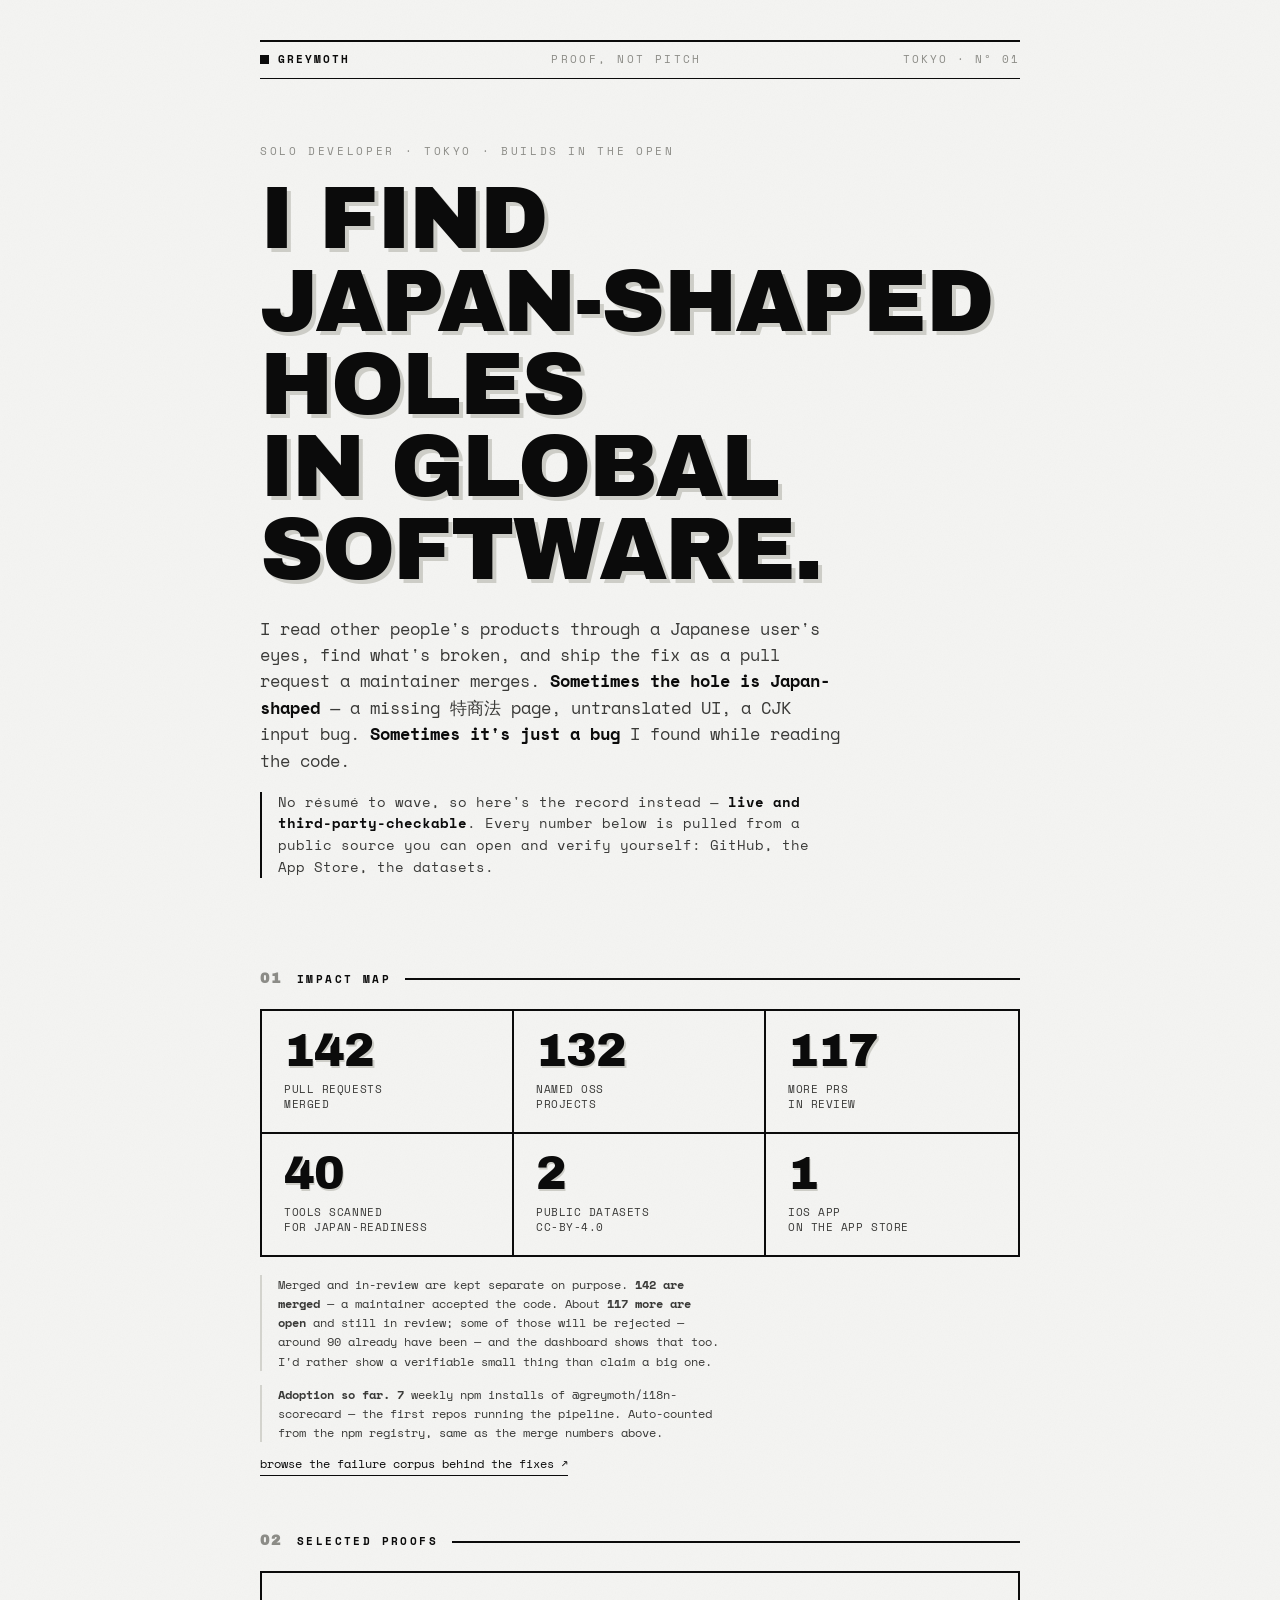
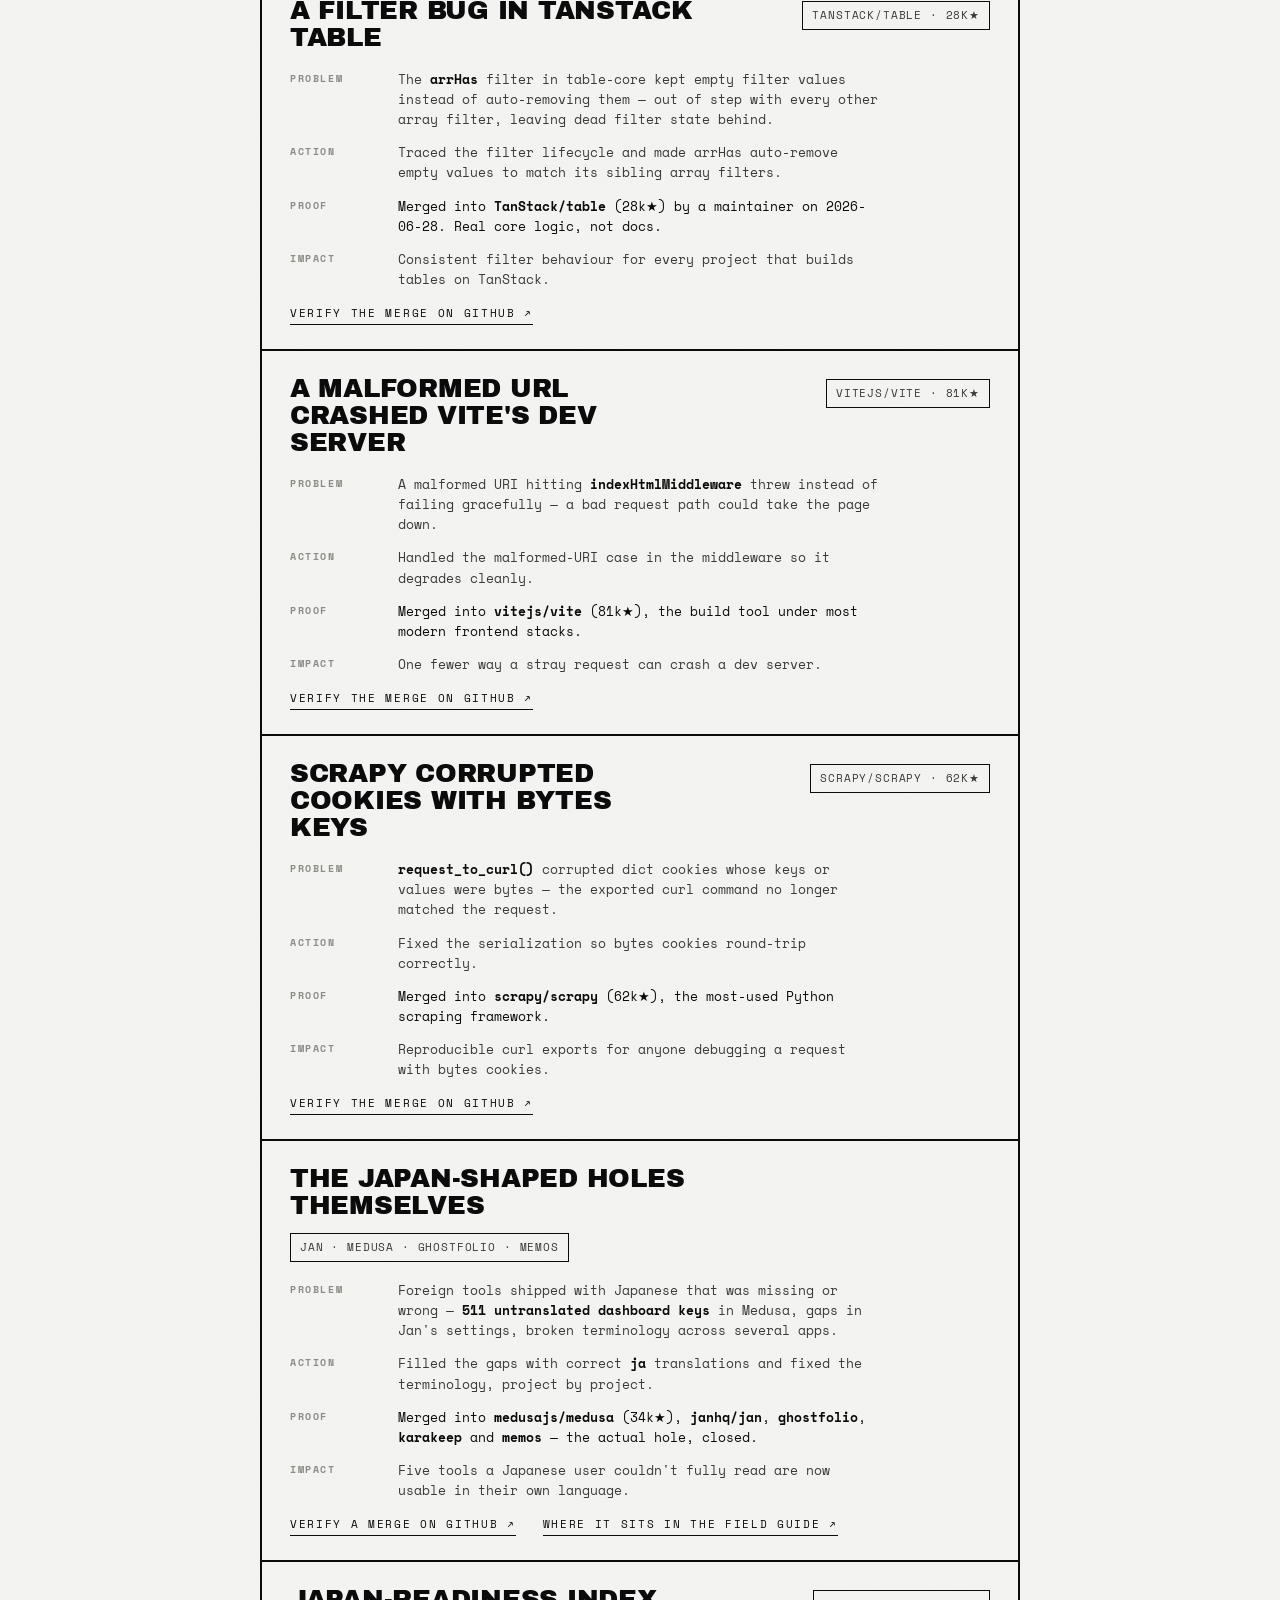
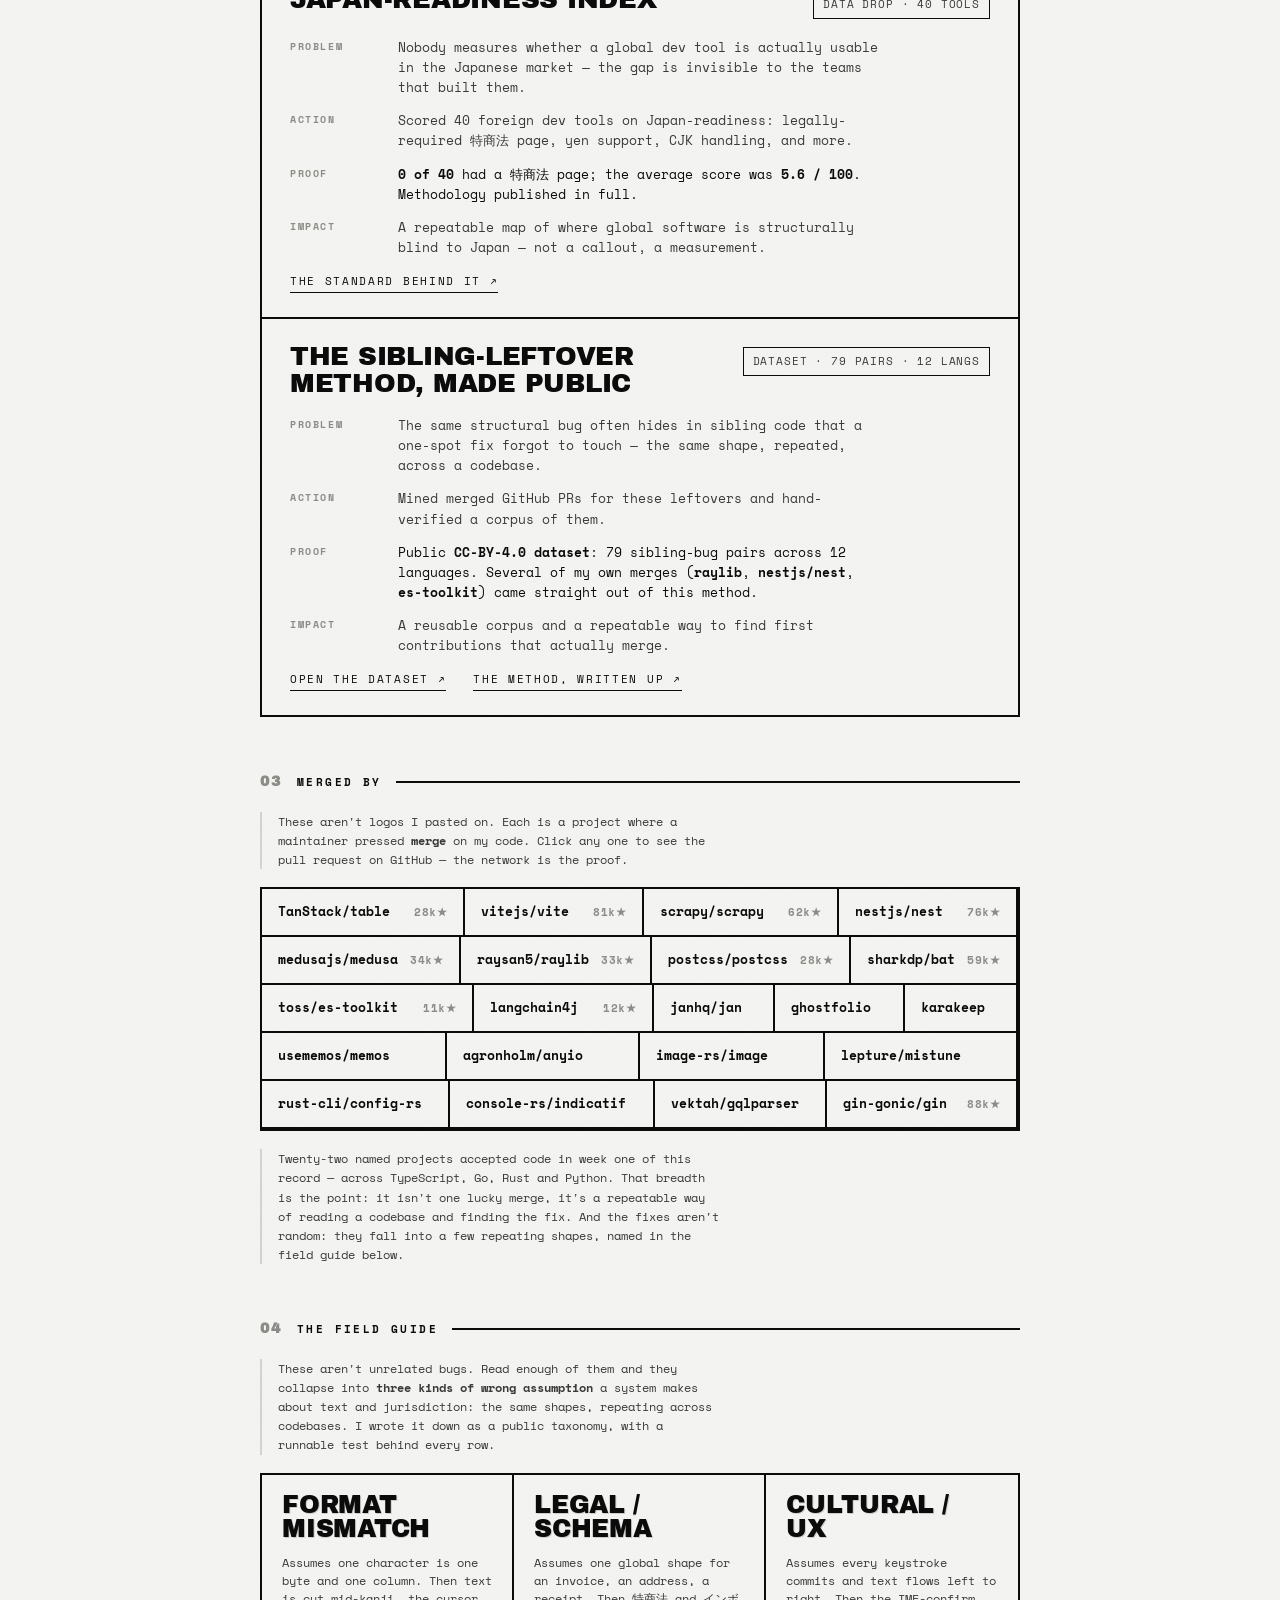
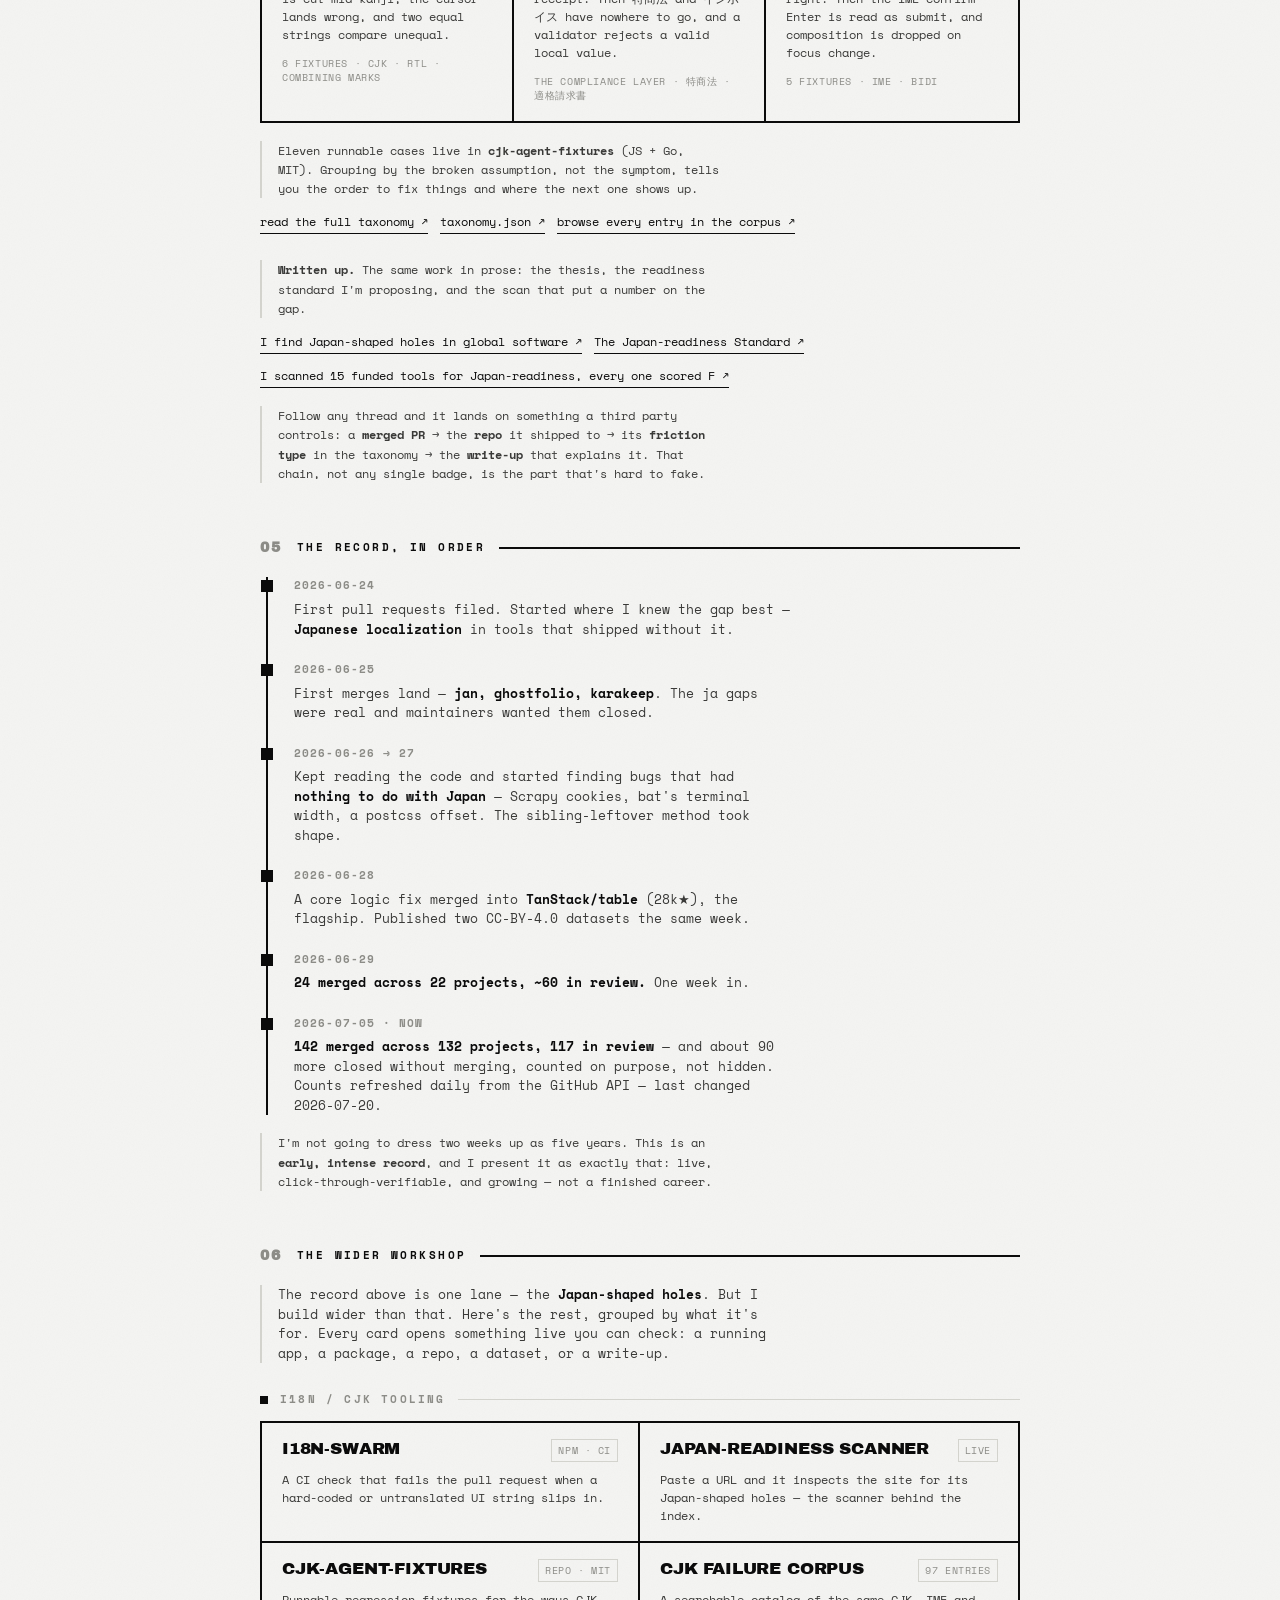
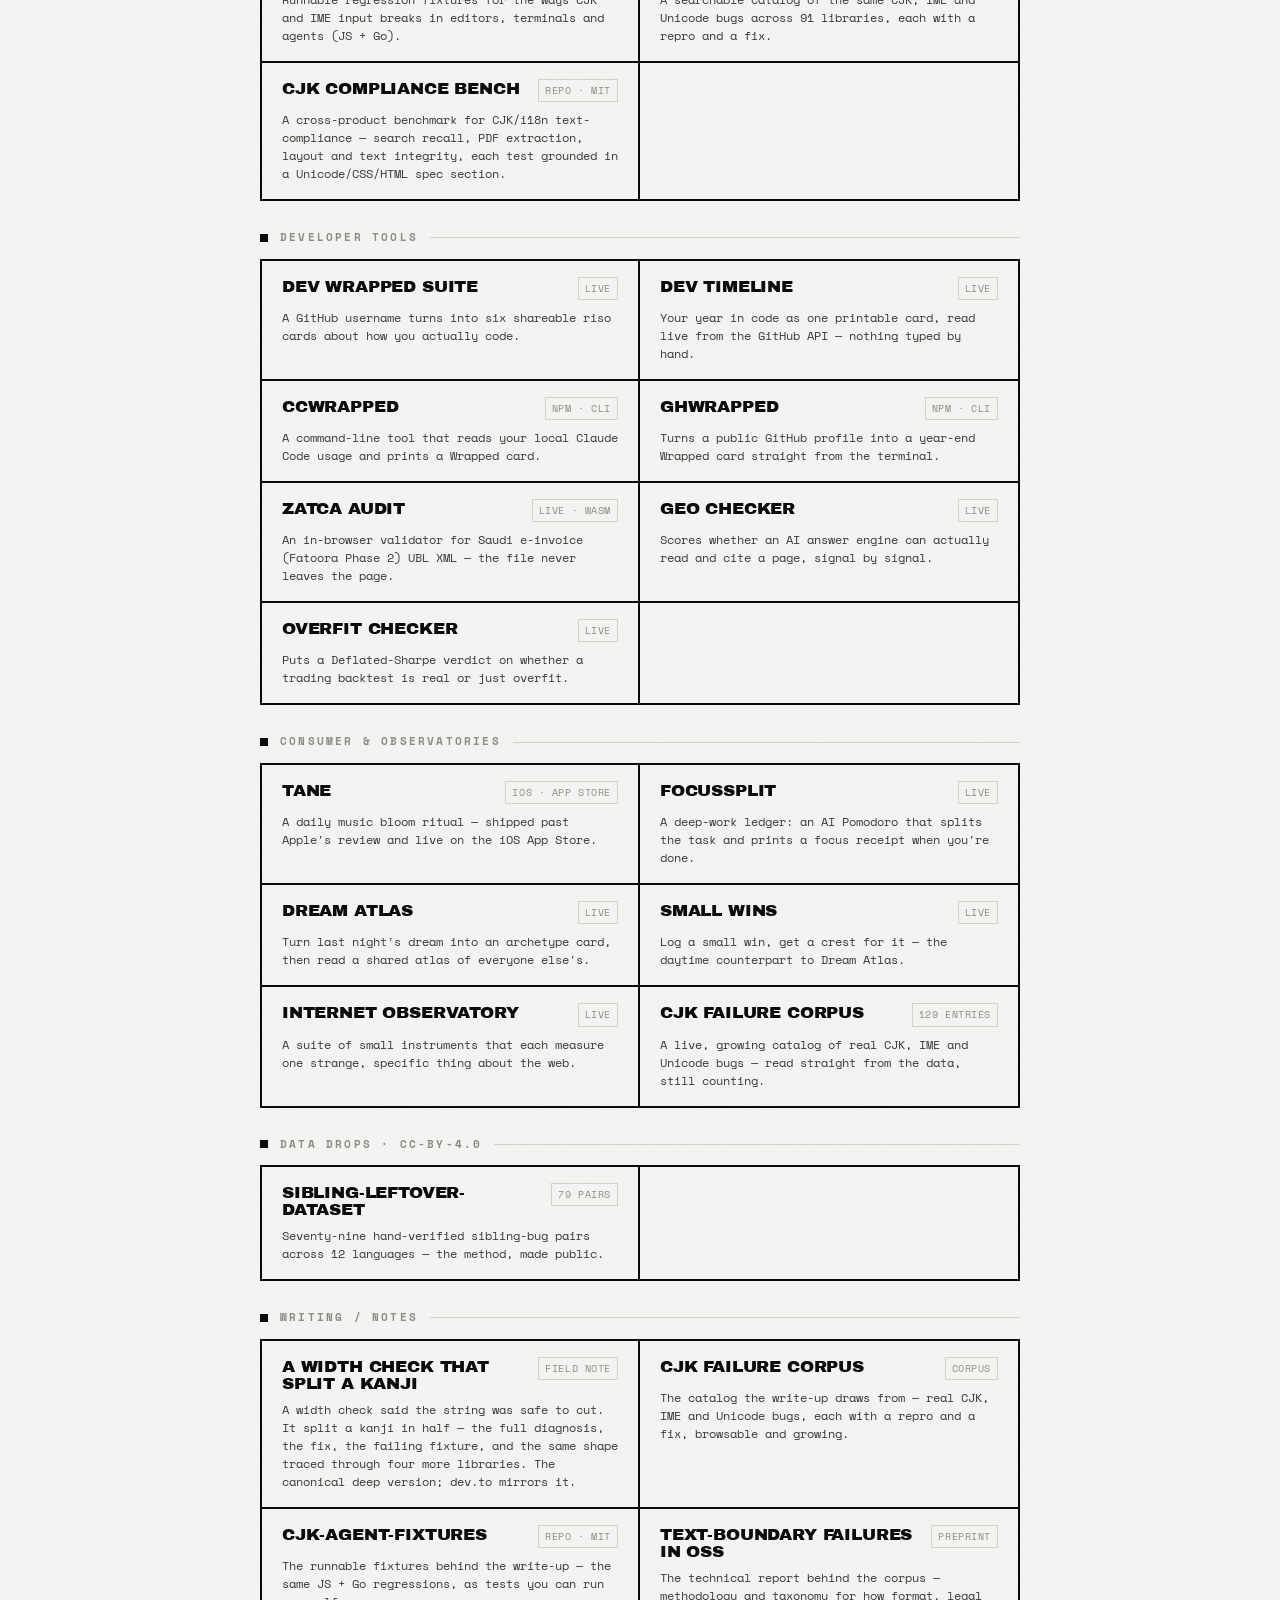
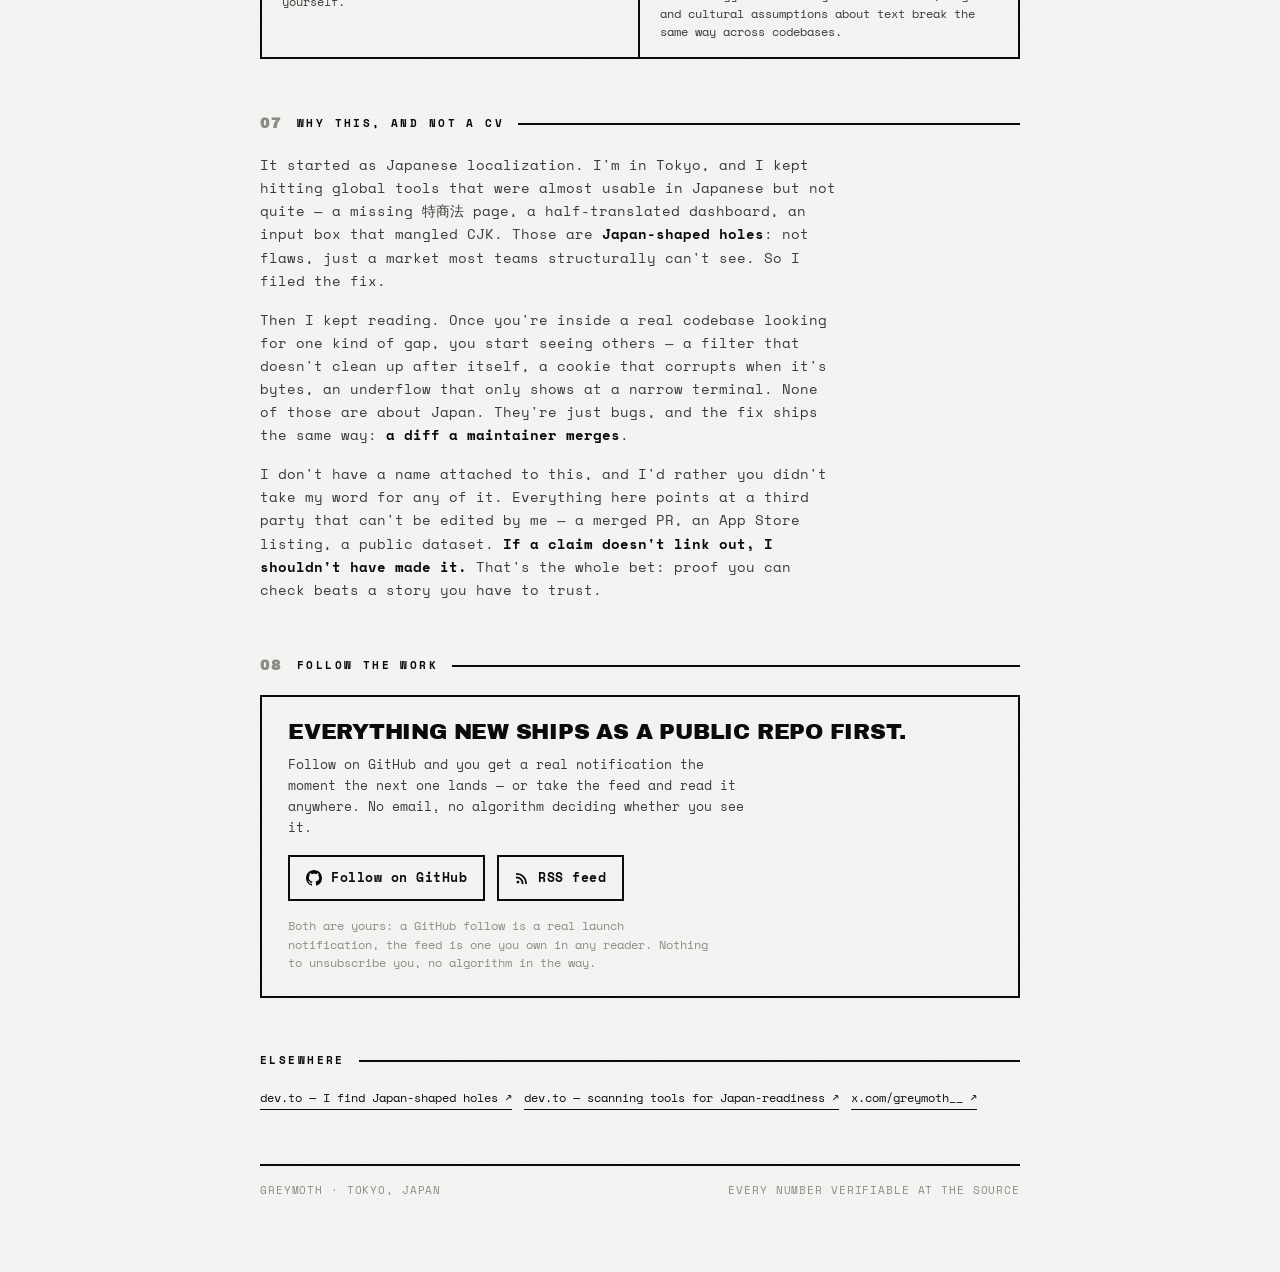
<file: index.html>
<!DOCTYPE html>
<html lang="en">
<head>
<meta charset="utf-8">
<meta name="viewport" content="width=device-width, initial-scale=1">
<title>greymoth — I find Japan-shaped holes in global software</title>
<meta name="description" content="Solo dev in Tokyo. I read global software through a Japanese user's eyes, find what's broken, and ship the fix. 115 pull requests merged into 107 named open-source projects (TanStack Table, Vite, Scrapy, NestJS, Medusa and more), about 144 more in review, plus an iOS app and two public datasets. Every claim links to a third party you can check.">
<link rel="canonical" href="https://greymoth-jp.github.io/">
<link rel="alternate" type="application/atom+xml" title="greymoth — launches" href="https://greymoth-jp.github.io/feed.xml">

<!-- Open Graph -->
<meta property="og:type" content="website">
<meta property="og:url" content="https://greymoth-jp.github.io/">
<meta property="og:title" content="greymoth — I find Japan-shaped holes in global software">
<meta property="og:description" content="Solo dev in Tokyo. 115 pull requests merged into 107 named open-source projects, about 144 more in review, an iOS app, and two public datasets. Every claim links to a source you can check.">
<meta property="og:image" content="https://greymoth-jp.github.io/og.png">
<meta property="og:image:width" content="1200">
<meta property="og:image:height" content="630">
<meta name="twitter:card" content="summary_large_image">
<meta name="twitter:title" content="greymoth — I find Japan-shaped holes in global software">
<meta name="twitter:description" content="Solo dev in Tokyo. 115 PRs merged into 107 named open-source projects, ~144 more in review, an iOS app, and two public datasets. Every claim links to a source you can check.">
<meta name="twitter:image" content="https://greymoth-jp.github.io/og.png">

<!-- Structured data (schema.org) for search + AI engines -->
<script type="application/ld+json">
{
  "@context": "https://schema.org",
  "@graph": [
    {
      "@type": "Person",
      "@id": "https://greymoth-jp.github.io/#person",
      "name": "greymoth",
      "url": "https://greymoth-jp.github.io/",
      "description": "Solo developer based in Tokyo who reads global software through a Japanese user's eyes, finds what is broken, and ships the fix as a pull request merged into real open-source projects.",
      "jobTitle": "Software developer",
      "knowsAbout": ["open source", "internationalization (i18n)", "Japanese localization", "CJK / IME input", "TypeScript", "Go", "Rust", "Python", "developer tools", "Japanese market readiness"],
      "sameAs": [
        "https://github.com/greymoth-jp",
        "https://x.com/greymoth__",
        "https://dev.to/greymothjp"
      ]
    },
    {
      "@type": "WebSite",
      "@id": "https://greymoth-jp.github.io/#website",
      "name": "greymoth — proof",
      "url": "https://greymoth-jp.github.io/",
      "description": "Live, third-party-verifiable records of greymoth's work: pull requests merged into named OSS, a Japan-readiness index, public datasets, and an honest archive of what shipped and what died.",
      "publisher": { "@id": "https://greymoth-jp.github.io/#person" }
    }
  ]
}
</script>

<!-- FAQ structured data — direct answers for search + AI answer engines -->
<script type="application/ld+json">
{
  "@context": "https://schema.org",
  "@type": "FAQPage",
  "mainEntity": [
    {
      "@type": "Question",
      "name": "Who is greymoth?",
      "acceptedAnswer": { "@type": "Answer", "text": "greymoth is a solo developer based in Tokyo who reads global software through a Japanese user's eyes, finds what is broken — from Japanese localization gaps to plain bugs — and ships the fix as a pull request that gets merged into real open-source projects." }
    },
    {
      "@type": "Question",
      "name": "What has greymoth shipped into open source?",
      "acceptedAnswer": { "@type": "Answer", "text": "115 pull requests merged into 107 named open-source projects, including TanStack/table, vitejs/vite, scrapy/scrapy, postcss/postcss, raysan5/raylib, nestjs/nest and medusajs/medusa — a mix of code bug fixes and Japanese (ja) localization. About 144 more pull requests are open and in review. Also an iOS app (TANE) on the Apple App Store and two public datasets." }
    },
    {
      "@type": "Question",
      "name": "Is greymoth's work verifiable?",
      "acceptedAnswer": { "@type": "Answer", "text": "Yes. Every claim links to a third party — GitHub or the Apple App Store — that you can check yourself. The impact-map counts are refreshed from the GitHub API on a daily schedule, and merged and in-review counts are kept separate and honest." }
    }
  ]
}
</script>

<link rel="preconnect" href="https://fonts.googleapis.com">
<link rel="preconnect" href="https://fonts.gstatic.com" crossorigin>
<link href="https://fonts.googleapis.com/css2?family=Archivo+Black&family=Space+Mono:ital,wght@0,400;0,700;1,400;1,700&display=swap" rel="stylesheet">

<style>
  :root{
    --paper:#f4f4f2;        /* cool bone white */
    --ink:#0b0b0b;          /* near-black */
    --soft:#3a3a38;         /* body gray */
    --faded:#8c8c87;        /* labels */
    --hair:#d3d3cd;         /* hairlines */
    --ghost:#cdcdc7;        /* registration-offset gray */
    --disp:"Archivo Black",Impact,sans-serif;
    --mono:"Space Mono","SFMono-Regular",ui-monospace,Menlo,Consolas,monospace;
  }
  *{box-sizing:border-box}
  html{-webkit-text-size-adjust:100%}
  html,body{overflow-x:hidden}
  ::selection{background:var(--ink);color:var(--paper)}
  body{
    margin:0;
    background:var(--paper);
    color:var(--ink);
    font-family:var(--mono);
    font-size:15px;
    line-height:1.6;
    /* xerox paper grain — subtle skin, not decoration */
    background-image:
      url("data:image/svg+xml,%3Csvg xmlns='http://www.w3.org/2000/svg' width='160' height='160'%3E%3Cfilter id='n'%3E%3CfeTurbulence type='fractalNoise' baseFrequency='0.85' numOctaves='2' stitchTiles='stitch'/%3E%3CfeColorMatrix type='saturate' values='0'/%3E%3C/filter%3E%3Crect width='160' height='160' filter='url(%23n)' opacity='0.04'/%3E%3C/svg%3E");
  }
  a{color:inherit;text-decoration:none}
  .wrap{
    max-width:820px;
    margin:0 auto;
    padding:clamp(22px,5vw,40px) clamp(18px,5vw,30px) 72px;
  }

  /* ---- masthead (broadsheet/zine) ---- */
  .masthead{
    display:flex;
    justify-content:space-between;
    align-items:center;
    gap:14px;
    flex-wrap:wrap;
    font-size:11px;
    letter-spacing:.18em;
    text-transform:uppercase;
    padding:9px 0;
    border-top:2px solid var(--ink);
    border-bottom:1px solid var(--ink);
    color:var(--ink);
  }
  .masthead .brand{display:flex;align-items:center;gap:9px;font-weight:700}
  .masthead .sq{width:9px;height:9px;background:var(--ink);display:inline-block}
  .masthead .mid{color:var(--faded);letter-spacing:.22em}
  .masthead .ed{color:var(--faded)}
  @media(max-width:560px){.masthead .mid{display:none}}

  /* ---- LAYER 1 · hero / what i do ---- */
  header{padding:clamp(34px,8vw,64px) 0 clamp(24px,5vw,36px)}
  .eyebrow{
    font-size:11px;letter-spacing:.24em;text-transform:uppercase;
    color:var(--faded);margin:0 0 18px;
  }
  h1{
    font-family:var(--disp);
    font-weight:400;
    font-size:clamp(40px,9.4vw,88px);
    line-height:.94;
    letter-spacing:-.02em;
    text-transform:uppercase;
    margin:0;
    /* registration-offset ghost — riso misprint, pure B&W */
    text-shadow:.045em .05em 0 var(--ghost);
  }
  .sub{
    font-family:var(--mono);
    font-size:clamp(14px,2.4vw,17px);
    color:var(--soft);
    margin:24px 0 0;
    max-width:58ch;
    line-height:1.55;
  }
  .sub b{color:var(--ink);font-weight:700}
  .lede{
    font-size:13.5px;
    color:var(--soft);
    margin:18px 0 0;
    max-width:64ch;
    padding-left:16px;
    border-left:2px solid var(--ink);
  }
  .lede b{color:var(--ink);font-weight:700}

  /* ---- section label ---- */
  .label{
    font-family:var(--mono);
    font-size:11px;letter-spacing:.22em;text-transform:uppercase;
    color:var(--ink);font-weight:700;
    margin:54px 0 18px;
    display:flex;align-items:center;gap:14px;
  }
  .label .n{color:var(--faded);font-family:var(--disp);font-size:14px}
  .label::after{content:"";flex:1;height:2px;background:var(--ink)}

  /* ---- LAYER 2 · impact map (static grid — no scroll, no marquee) ---- */
  .map{
    display:grid;
    grid-template-columns:repeat(3,1fr);
    border:2px solid var(--ink);
  }
  .map .cell{
    padding:20px clamp(14px,3vw,22px);
    border-right:2px solid var(--ink);
    border-top:2px solid var(--ink);
  }
  .map .cell:nth-child(-n+3){border-top:none}
  .map .cell:nth-child(3n){border-right:none}
  .map .cell .big{
    font-family:var(--disp);font-size:clamp(30px,8vw,46px);
    line-height:.9;letter-spacing:-.02em;
    text-shadow:.03em .035em 0 var(--ghost);
  }
  .map .cell .cap{
    font-size:11px;letter-spacing:.05em;text-transform:uppercase;
    color:var(--soft);margin:10px 0 0;line-height:1.35;
  }
  @media(max-width:600px){
    .map{grid-template-columns:repeat(2,1fr)}
    .map .cell:nth-child(-n+3){border-top:2px solid var(--ink)}
    .map .cell:nth-child(-n+2){border-top:none}
    .map .cell:nth-child(3n){border-right:2px solid var(--ink)}
    .map .cell:nth-child(2n){border-right:none}
  }

  /* ---- LAYER 3 · selected proofs (Problem → Action → Proof → Impact) ---- */
  .proof{
    border:2px solid var(--ink);border-top:none;
    padding:24px clamp(16px,4vw,28px);
    position:relative;
  }
  .proof:first-of-type{border-top:2px solid var(--ink)}
  .proof .head{
    display:flex;justify-content:space-between;align-items:baseline;
    gap:14px;flex-wrap:wrap;
  }
  .proof h2{
    font-family:var(--disp);font-weight:400;text-transform:uppercase;
    font-size:clamp(17px,4vw,26px);line-height:1.04;letter-spacing:-.01em;margin:0;
    overflow-wrap:break-word;max-width:24ch;
  }
  .proof .tag{
    font-size:10.5px;letter-spacing:.08em;text-transform:uppercase;
    color:var(--soft);white-space:nowrap;
    border:1.5px solid var(--ink);padding:5px 9px;
  }
  .paip{margin:18px 0 0;display:grid;gap:13px}
  .paip .step{display:grid;grid-template-columns:88px 1fr;gap:clamp(10px,3vw,20px);align-items:start}
  .paip .k{
    font-size:10px;letter-spacing:.16em;text-transform:uppercase;
    color:var(--faded);font-weight:700;padding-top:2px;
  }
  .paip .v{font-size:13px;color:var(--soft);line-height:1.55;max-width:60ch}
  .paip .v b{color:var(--ink);font-weight:700}
  .paip .step.is-proof .v{color:var(--ink)}
  .verify{
    display:inline-block;margin-top:16px;
    font-size:10.5px;letter-spacing:.16em;text-transform:uppercase;
    border-bottom:1.5px solid var(--ink);padding-bottom:2px;color:var(--ink);
    transition:opacity .12s ease;
  }
  .verify:hover{opacity:.55}
  @media(max-width:560px){
    .paip .step{grid-template-columns:1fr;gap:3px}
    .paip .k{padding-top:0}
  }

  .note{
    font-size:12px;color:var(--soft);margin:18px 0 0;max-width:66ch;
    padding-left:16px;border-left:2px solid var(--hair);
  }

  /* ---- LAYER 4 · network (merged by — un-fakeable public facts) ---- */
  .net{display:flex;flex-wrap:wrap;gap:0;border:2px solid var(--ink);border-bottom:none}
  .net a{
    flex:1 1 auto;min-width:0;
    border-bottom:2px solid var(--ink);border-right:2px solid var(--ink);
    padding:13px 16px;
    font-family:var(--mono);font-weight:700;font-size:12.5px;
    display:flex;justify-content:space-between;align-items:baseline;gap:10px;
    transition:background .12s ease,color .12s ease;
  }
  .net a:hover{background:var(--ink);color:var(--paper)}
  .net a .star{font-size:10.5px;color:var(--faded);letter-spacing:.04em;white-space:nowrap}
  .net a:hover .star{color:#bdbdb7}
  .net .fill{flex:1 1 999px;border-bottom:2px solid var(--ink)}

  /* ---- LAYER 4.5 · field guide (knowledge: friction taxonomy) ---- */
  .guide{display:grid;grid-template-columns:repeat(3,1fr);border:2px solid var(--ink)}
  .guide .gcell{padding:18px clamp(14px,3vw,20px);border-right:2px solid var(--ink)}
  .guide .gcell:last-child{border-right:none}
  .guide .gtype{
    font-family:var(--disp);font-size:clamp(18px,4.4vw,25px);
    line-height:.96;letter-spacing:-.01em;text-transform:uppercase;
    text-shadow:.03em .035em 0 var(--ghost);
  }
  .guide .gline{font-size:12px;color:var(--soft);line-height:1.5;margin:13px 0 0;max-width:34ch}
  .guide .gtag{
    font-size:10px;letter-spacing:.06em;text-transform:uppercase;
    color:var(--faded);margin:13px 0 0;line-height:1.4;
  }
  @media(max-width:600px){
    .guide{grid-template-columns:1fr}
    .guide .gcell{border-right:none;border-bottom:2px solid var(--ink)}
    .guide .gcell:last-child{border-bottom:none}
  }

  /* ---- LAYER 5 · timeline ---- */
  .timeline{border-left:2px solid var(--ink);margin-left:6px;padding-left:0}
  .timeline .ev{position:relative;padding:0 0 22px 26px}
  .timeline .ev::before{
    content:"";position:absolute;left:-7px;top:3px;
    width:12px;height:12px;background:var(--ink);
  }
  .timeline .ev:last-child{padding-bottom:0}
  .timeline .ev .d{
    font-family:var(--mono);font-weight:700;font-size:11px;
    letter-spacing:.1em;text-transform:uppercase;color:var(--faded);
  }
  .timeline .ev .t{font-size:13px;color:var(--soft);margin:5px 0 0;max-width:62ch;line-height:1.5}
  .timeline .ev .t b{color:var(--ink);font-weight:700}

  /* ---- record blocks (also shipped) ---- */
  .rec{display:block;border:2px solid var(--ink);border-top:none}
  .rec:first-of-type{border-top:2px solid var(--ink)}
  .row{
    display:grid;
    grid-template-columns:auto 1fr auto;
    gap:clamp(12px,3vw,26px);
    align-items:start;
    padding:22px clamp(16px,4vw,26px);
    transition:background .12s ease,color .12s ease;
  }
  .row:hover{background:var(--ink);color:var(--paper)}     /* stamp-press invert = the CTA */
  .row:focus-visible{outline:3px solid var(--ink);outline-offset:-3px}
  .row .no{font-family:var(--disp);font-size:clamp(18px,4vw,24px);line-height:1;color:var(--faded)}
  .row:hover .no{color:var(--paper)}
  .row .body{min-width:0}
  .row .body h3{
    font-family:var(--disp);font-weight:400;text-transform:uppercase;
    font-size:clamp(16px,4vw,22px);line-height:1.04;letter-spacing:-.01em;margin:2px 0 0;
    overflow-wrap:break-word;
  }
  .row .body p{font-size:12.5px;color:var(--soft);margin:11px 0 0;max-width:56ch}
  .row:hover .body p{color:#d8d8d2}
  .row .body .verify{display:inline-block;margin-top:12px;border-color:currentColor}
  .row:hover .body .verify{color:var(--paper)}
  .row .stat{font-family:var(--disp);font-size:clamp(14px,3vw,18px);line-height:1;letter-spacing:-.01em;text-align:right;white-space:nowrap}
  .row .stat small{display:block;font-family:var(--mono);font-weight:400;font-size:10.5px;letter-spacing:.08em;color:var(--faded);margin-top:7px;text-transform:uppercase}
  .row:hover .stat small{color:#bdbdb7}
  @media(max-width:600px){
    .row{grid-template-columns:1fr;gap:6px}
    .row .no{font-size:18px}
    .row .stat{text-align:left;margin-top:10px;font-size:22px}
    .row .stat small{display:inline;margin:0 0 0 9px}
  }

  /* ---- LAYER 6 · the wider workshop (breadth directory) ---- */
  .shelf-intro{
    font-size:12.5px;color:var(--soft);margin:0 0 8px;max-width:66ch;
    padding-left:16px;border-left:2px solid var(--hair);line-height:1.55;
  }
  .shelf-intro b{color:var(--ink);font-weight:700}
  .lane{
    font-family:var(--mono);font-size:11px;letter-spacing:.2em;text-transform:uppercase;
    color:var(--faded);font-weight:700;margin:28px 0 12px;
    display:flex;align-items:center;gap:12px;
  }
  .lane .ln{width:8px;height:8px;background:var(--ink);display:inline-block}
  .lane::after{content:"";flex:1;height:1px;background:var(--hair)}
  .dir{display:grid;grid-template-columns:repeat(2,1fr);border:2px solid var(--ink)}
  .dir a{
    min-width:0;padding:16px clamp(14px,3.4vw,20px);
    border-right:2px solid var(--ink);border-top:2px solid var(--ink);
    display:flex;flex-direction:column;gap:9px;
    transition:background .12s ease,color .12s ease;
  }
  .dir a:nth-child(-n+2){border-top:none}
  .dir a:nth-child(2n){border-right:none}
  .dir a:hover{background:var(--ink);color:var(--paper)}   /* stamp-press invert = the CTA */
  .dir a:focus-visible{outline:3px solid var(--ink);outline-offset:-3px}
  .dir .dh{display:flex;justify-content:space-between;align-items:baseline;gap:10px}
  .dir .nm{
    font-family:var(--disp);font-weight:400;text-transform:uppercase;
    font-size:clamp(14px,3.4vw,17px);line-height:1;letter-spacing:-.01em;
    overflow-wrap:break-word;
  }
  .dir .tg{
    font-size:9.5px;letter-spacing:.06em;text-transform:uppercase;
    color:var(--faded);white-space:nowrap;border:1.5px solid var(--hair);padding:3px 6px;
  }
  .dir a:hover .tg{color:#bdbdb7;border-color:#5a5a56}
  .dir .ds{font-size:12px;color:var(--soft);line-height:1.5}
  .dir a:hover .ds{color:#d8d8d2}
  .dir .fill{border-top:2px solid var(--ink)}
  @media(max-width:560px){
    .dir{grid-template-columns:1fr}
    .dir a{border-right:none}
    .dir a:nth-child(-n+2){border-top:2px solid var(--ink)}
    .dir a:first-child{border-top:none}
    .dir .fill{display:none}
  }

  /* ---- LAYER 6 · narrative ---- */
  .narr{max-width:64ch}
  .narr p{font-size:14px;color:var(--soft);margin:0 0 16px;line-height:1.65}
  .narr p b{color:var(--ink);font-weight:700}
  .narr p:last-child{margin-bottom:0}

  /* ---- follow (quiet owned-audience, not a funnel) ---- */
  .follow{margin-top:18px;border:2px solid var(--ink);padding:24px clamp(18px,4vw,26px)}
  .follow h3{font-family:var(--disp);font-weight:400;text-transform:uppercase;font-size:clamp(17px,4.4vw,22px);line-height:1.04;margin:0 0 10px;letter-spacing:-.01em}
  .follow p{font-size:13px;color:var(--soft);margin:0 0 18px;max-width:58ch}
  .actions{display:flex;gap:12px;flex-wrap:wrap;align-items:center}
  .stamp-link{
    display:inline-flex;align-items:center;gap:9px;
    font-family:var(--mono);font-weight:700;font-size:12.5px;letter-spacing:.04em;
    color:var(--ink);border:2px solid var(--ink);padding:11px 16px;
    transition:background .12s ease,color .12s ease;
  }
  .stamp-link:hover,.stamp-link:focus-visible{background:var(--ink);color:var(--paper);outline:none}
  .stamp-link svg{flex-shrink:0}
  .stamp-link:hover svg path,.stamp-link:hover svg circle{fill:var(--paper)}
  .follow .why{font-size:11.5px;color:var(--faded);margin:16px 0 0;max-width:60ch}

  /* ---- elsewhere ---- */
  .more{display:flex;gap:12px;flex-wrap:wrap}
  .more a{font-size:12px;color:var(--ink);border-bottom:1.5px solid var(--ink);padding-bottom:2px;transition:opacity .12s ease}
  .more a:hover{opacity:.55}

  footer{
    margin-top:54px;padding-top:16px;border-top:2px solid var(--ink);
    font-size:11px;color:var(--faded);letter-spacing:.08em;text-transform:uppercase;
    display:flex;justify-content:space-between;gap:14px;flex-wrap:wrap;
  }
</style>
</head>
<body>
<div class="wrap">

  <div class="masthead">
    <span class="brand"><span class="sq"></span> greymoth</span>
    <span class="mid">proof, not pitch</span>
    <span class="ed">Tokyo · Nº 01</span>
  </div>

  <!-- LAYER 1 — WHAT I DO -->
  <header>
    <p class="eyebrow">solo developer · Tokyo · builds in the open</p>
    <h1>I find<br>Japan-shaped holes<br>in global software.</h1>
    <p class="sub">I read other people's products through a Japanese user's eyes, find what's broken, and ship the fix as a pull request a maintainer merges. <b>Sometimes the hole is Japan-shaped</b> — a missing 特商法 page, untranslated UI, a CJK input bug. <b>Sometimes it's just a bug</b> I found while reading the code.</p>
    <p class="lede">No résumé to wave, so here's the record instead — <b>live and third-party-checkable</b>. Every number below is pulled from a public source you can open and verify yourself: GitHub, the App Store, the datasets.</p>
  </header>

  <!-- LAYER 2 — IMPACT MAP -->
  <p class="label"><span class="n">01</span> Impact map</p>
  <div class="map" role="list" aria-label="Impact map">
    <div class="cell" role="listitem"><div class="big"><!--S:merged-->142<!--/S--></div><div class="cap">pull requests<br>merged</div></div>
    <div class="cell" role="listitem"><div class="big"><!--S:repos-->132<!--/S--></div><div class="cap">named OSS<br>projects</div></div>
    <div class="cell" role="listitem"><div class="big"><!--S:open-->117<!--/S--></div><div class="cap">more PRs<br>in review</div></div>
    <div class="cell" role="listitem"><div class="big">40</div><div class="cap">tools scanned<br>for Japan-readiness</div></div>
    <div class="cell" role="listitem"><div class="big">2</div><div class="cap">public datasets<br>CC-BY-4.0</div></div>
    <div class="cell" role="listitem"><div class="big">1</div><div class="cap">iOS app<br>on the App Store</div></div>
  </div>
  <p class="note">Merged and in-review are kept separate on purpose. <b><!--S:merged-->142<!--/S--> are merged</b> — a maintainer accepted the code. About <b><!--S:open-->117<!--/S--> more are open</b> and still in review; some of those will be rejected — around <!--S:rejected-->90<!--/S--> already have been — and the dashboard shows that too. I'd rather show a verifiable small thing than claim a big one.</p>
  <!--ADOPT:START--><p class="note" style="margin-top:14px"><b>Adoption so far.</b> <b>7</b> weekly npm installs of <span class="mono">@greymoth/i18n-scorecard</span> — the first repos running the pipeline. Auto-counted from the npm registry, same as the merge numbers above.</p><!--ADOPT:END-->
  <div class="more" style="margin-top:12px">
    <a href="https://greymoth-jp.github.io/cjk-failure-corpus/">browse the failure corpus behind the fixes ↗</a>
  </div>

  <!-- LAYER 3 — SELECTED PROOFS -->
  <p class="label"><span class="n">02</span> Selected proofs</p>

  <article class="proof">
    <div class="head">
      <h2>A filter bug in TanStack Table</h2>
      <span class="tag">TanStack/table · 28k★</span>
    </div>
    <div class="paip">
      <div class="step"><span class="k">Problem</span><span class="v">The <b>arrHas</b> filter in table-core kept empty filter values instead of auto-removing them — out of step with every other array filter, leaving dead filter state behind.</span></div>
      <div class="step"><span class="k">Action</span><span class="v">Traced the filter lifecycle and made arrHas auto-remove empty values to match its sibling array filters.</span></div>
      <div class="step is-proof"><span class="k">Proof</span><span class="v">Merged into <b>TanStack/table</b> (28k★) by a maintainer on 2026-06-28. Real core logic, not docs.</span></div>
      <div class="step"><span class="k">Impact</span><span class="v">Consistent filter behaviour for every project that builds tables on TanStack.</span></div>
    </div>
    <a class="verify" href="https://github.com/TanStack/table/pull/6356">verify the merge on GitHub ↗</a>
  </article>

  <article class="proof">
    <div class="head">
      <h2>A malformed URL crashed Vite's dev server</h2>
      <span class="tag">vitejs/vite · 81k★</span>
    </div>
    <div class="paip">
      <div class="step"><span class="k">Problem</span><span class="v">A malformed URI hitting <b>indexHtmlMiddleware</b> threw instead of failing gracefully — a bad request path could take the page down.</span></div>
      <div class="step"><span class="k">Action</span><span class="v">Handled the malformed-URI case in the middleware so it degrades cleanly.</span></div>
      <div class="step is-proof"><span class="k">Proof</span><span class="v">Merged into <b>vitejs/vite</b> (81k★), the build tool under most modern frontend stacks.</span></div>
      <div class="step"><span class="k">Impact</span><span class="v">One fewer way a stray request can crash a dev server.</span></div>
    </div>
    <a class="verify" href="https://github.com/vitejs/vite/pull/22781">verify the merge on GitHub ↗</a>
  </article>

  <article class="proof">
    <div class="head">
      <h2>Scrapy corrupted cookies with bytes keys</h2>
      <span class="tag">scrapy/scrapy · 62k★</span>
    </div>
    <div class="paip">
      <div class="step"><span class="k">Problem</span><span class="v"><b>request_to_curl()</b> corrupted dict cookies whose keys or values were bytes — the exported curl command no longer matched the request.</span></div>
      <div class="step"><span class="k">Action</span><span class="v">Fixed the serialization so bytes cookies round-trip correctly.</span></div>
      <div class="step is-proof"><span class="k">Proof</span><span class="v">Merged into <b>scrapy/scrapy</b> (62k★), the most-used Python scraping framework.</span></div>
      <div class="step"><span class="k">Impact</span><span class="v">Reproducible curl exports for anyone debugging a request with bytes cookies.</span></div>
    </div>
    <a class="verify" href="https://github.com/scrapy/scrapy/pull/7675">verify the merge on GitHub ↗</a>
  </article>

  <article class="proof">
    <div class="head">
      <h2>The Japan-shaped holes themselves</h2>
      <span class="tag">jan · medusa · ghostfolio · memos</span>
    </div>
    <div class="paip">
      <div class="step"><span class="k">Problem</span><span class="v">Foreign tools shipped with Japanese that was missing or wrong — <b>511 untranslated dashboard keys</b> in Medusa, gaps in Jan's settings, broken terminology across several apps.</span></div>
      <div class="step"><span class="k">Action</span><span class="v">Filled the gaps with correct <b>ja</b> translations and fixed the terminology, project by project.</span></div>
      <div class="step is-proof"><span class="k">Proof</span><span class="v">Merged into <b>medusajs/medusa</b> (34k★), <b>janhq/jan</b>, <b>ghostfolio</b>, <b>karakeep</b> and <b>memos</b> — the actual hole, closed.</span></div>
      <div class="step"><span class="k">Impact</span><span class="v">Five tools a Japanese user couldn't fully read are now usable in their own language.</span></div>
    </div>
    <a class="verify" href="https://github.com/medusajs/medusa/pull/15839">verify a merge on GitHub ↗</a>
    <a class="verify" href="https://github.com/greymoth-jp/cjk-agent-fixtures/blob/main/TAXONOMY.md" style="margin-left:18px">where it sits in the field guide ↗</a>
  </article>

  <article class="proof">
    <div class="head">
      <h2>Japan-Readiness Index</h2>
      <span class="tag">data drop · 40 tools</span>
    </div>
    <div class="paip">
      <div class="step"><span class="k">Problem</span><span class="v">Nobody measures whether a global dev tool is actually usable in the Japanese market — the gap is invisible to the teams that built them.</span></div>
      <div class="step"><span class="k">Action</span><span class="v">Scored 40 foreign dev tools on Japan-readiness: legally-required 特商法 page, yen support, CJK handling, and more.</span></div>
      <div class="step is-proof"><span class="k">Proof</span><span class="v"><b>0 of 40</b> had a 特商法 page; the average score was <b>5.6 / 100</b>. Methodology published in full.</span></div>
      <div class="step"><span class="k">Impact</span><span class="v">A repeatable map of where global software is structurally blind to Japan — not a callout, a measurement.</span></div>
    </div>
    <a class="verify" href="https://dev.to/greymothjp/the-japan-readiness-standard-1emp">the standard behind it ↗</a>
  </article>

  <article class="proof">
    <div class="head">
      <h2>The sibling-leftover method, made public</h2>
      <span class="tag">dataset · 79 pairs · 12 langs</span>
    </div>
    <div class="paip">
      <div class="step"><span class="k">Problem</span><span class="v">The same structural bug often hides in sibling code that a one-spot fix forgot to touch — the same shape, repeated, across a codebase.</span></div>
      <div class="step"><span class="k">Action</span><span class="v">Mined merged GitHub PRs for these leftovers and hand-verified a corpus of them.</span></div>
      <div class="step is-proof"><span class="k">Proof</span><span class="v">Public <b>CC-BY-4.0 dataset</b>: 79 sibling-bug pairs across 12 languages. Several of my own merges (<b>raylib</b>, <b>nestjs/nest</b>, <b>es-toolkit</b>) came straight out of this method.</span></div>
      <div class="step"><span class="k">Impact</span><span class="v">A reusable corpus and a repeatable way to find first contributions that actually merge.</span></div>
    </div>
    <a class="verify" href="https://github.com/greymoth-jp/sibling-leftover-dataset">open the dataset ↗</a>
    <a class="verify" href="https://dev.to/greymothjp/the-bug-a-merged-fix-forgot-how-i-find-first-oss-contributions-that-actually-merge-5b4k" style="margin-left:18px">the method, written up ↗</a>
  </article>

  <!-- LAYER 4 — NETWORK -->
  <p class="label"><span class="n">03</span> Merged by</p>
  <p class="note" style="margin-top:0;margin-bottom:18px">These aren't logos I pasted on. Each is a project where a maintainer pressed <b>merge</b> on my code. Click any one to see the pull request on GitHub — the network is the proof.</p>
  <div class="net">
    <a href="https://github.com/TanStack/table/pull/6356">TanStack/table <span class="star">28k★</span></a>
    <a href="https://github.com/vitejs/vite/pull/22781">vitejs/vite <span class="star">81k★</span></a>
    <a href="https://github.com/scrapy/scrapy/pull/7675">scrapy/scrapy <span class="star">62k★</span></a>
    <a href="https://github.com/nestjs/nest/pull/17207">nestjs/nest <span class="star">76k★</span></a>
    <a href="https://github.com/medusajs/medusa/pull/15839">medusajs/medusa <span class="star">34k★</span></a>
    <a href="https://github.com/raysan5/raylib/pull/5938">raysan5/raylib <span class="star">33k★</span></a>
    <a href="https://github.com/postcss/postcss/pull/2099">postcss/postcss <span class="star">28k★</span></a>
    <a href="https://github.com/sharkdp/bat/pull/3812">sharkdp/bat <span class="star">59k★</span></a>
    <a href="https://github.com/toss/es-toolkit/pull/1808">toss/es-toolkit <span class="star">11k★</span></a>
    <a href="https://github.com/langchain4j/langchain4j/pull/5600">langchain4j <span class="star">12k★</span></a>
    <a href="https://github.com/janhq/jan/pull/8348">janhq/jan</a>
    <a href="https://github.com/ghostfolio/ghostfolio/pull/7132">ghostfolio</a>
    <a href="https://github.com/karakeep-app/karakeep/pull/2903">karakeep</a>
    <a href="https://github.com/usememos/memos/pull/6048">usememos/memos</a>
    <a href="https://github.com/agronholm/anyio/pull/1189">agronholm/anyio</a>
    <a href="https://github.com/image-rs/image/pull/3056">image-rs/image</a>
    <a href="https://github.com/lepture/mistune/pull/458">lepture/mistune</a>
    <a href="https://github.com/rust-cli/config-rs/pull/761">rust-cli/config-rs</a>
    <a href="https://github.com/console-rs/indicatif/pull/816">console-rs/indicatif</a>
    <a href="https://github.com/vektah/gqlparser/pull/442">vektah/gqlparser</a>
    <a href="https://github.com/gin-gonic/gin/pull/4717">gin-gonic/gin <span class="star">88k★</span></a>
    <span class="fill"></span>
  </div>
  <p class="note">Twenty-two named projects accepted code in week one of this record — across TypeScript, Go, Rust and Python. That breadth is the point: it isn't one lucky merge, it's a repeatable way of reading a codebase and finding the fix. And the fixes aren't random: they fall into a few repeating shapes, named in the field guide below.</p>

  <!-- LAYER 4.5 — FIELD GUIDE (knowledge: the merges, classified + written up) -->
  <p class="label"><span class="n">04</span> The field guide</p>
  <p class="note" style="margin-top:0;margin-bottom:18px">These aren't unrelated bugs. Read enough of them and they collapse into <b>three kinds of wrong assumption</b> a system makes about text and jurisdiction: the same shapes, repeating across codebases. I wrote it down as a public taxonomy, with a runnable test behind every row.</p>
  <div class="guide" role="list" aria-label="Localization-friction taxonomy">
    <div class="gcell" role="listitem">
      <div class="gtype">Format<br>mismatch</div>
      <div class="gline">Assumes one character is one byte and one column. Then text is cut mid-kanji, the cursor lands wrong, and two equal strings compare unequal.</div>
      <div class="gtag">6 fixtures · CJK · RTL · combining marks</div>
    </div>
    <div class="gcell" role="listitem">
      <div class="gtype">Legal /<br>schema</div>
      <div class="gline">Assumes one global shape for an invoice, an address, a receipt. Then 特商法 and インボイス have nowhere to go, and a validator rejects a valid local value.</div>
      <div class="gtag">the compliance layer · 特商法 · 適格請求書</div>
    </div>
    <div class="gcell" role="listitem">
      <div class="gtype">Cultural /<br>UX</div>
      <div class="gline">Assumes every keystroke commits and text flows left to right. Then the IME-confirm Enter is read as submit, and composition is dropped on focus change.</div>
      <div class="gtag">5 fixtures · IME · bidi</div>
    </div>
  </div>
  <p class="note">Eleven runnable cases live in <b>cjk-agent-fixtures</b> (JS + Go, MIT). Grouping by the broken assumption, not the symptom, tells you the order to fix things and where the next one shows up.</p>
  <div class="more" style="margin-top:14px">
    <a href="https://github.com/greymoth-jp/cjk-agent-fixtures/blob/main/TAXONOMY.md">read the full taxonomy ↗</a>
    <a href="https://github.com/greymoth-jp/cjk-agent-fixtures/blob/main/taxonomy.json">taxonomy.json ↗</a>
    <a href="https://greymoth-jp.github.io/cjk-failure-corpus/">browse every entry in the corpus ↗</a>
  </div>

  <p class="note" style="margin-top:26px;margin-bottom:14px"><b>Written up.</b> The same work in prose: the thesis, the readiness standard I'm proposing, and the scan that put a number on the gap.</p>
  <div class="more">
    <a href="https://dev.to/greymothjp/i-find-japan-shaped-holes-in-global-software-5dnf">I find Japan-shaped holes in global software ↗</a>
    <a href="https://dev.to/greymothjp/the-japan-readiness-standard-1emp">The Japan-readiness Standard ↗</a>
    <a href="https://dev.to/greymothjp/i-scanned-15-funded-developer-tools-for-japan-readiness-every-one-scored-f-1fl3">I scanned 15 funded tools for Japan-readiness, every one scored F ↗</a>
  </div>
  <p class="note">Follow any thread and it lands on something a third party controls: a <b>merged PR</b> → the <b>repo</b> it shipped to → its <b>friction type</b> in the taxonomy → the <b>write-up</b> that explains it. That chain, not any single badge, is the part that's hard to fake.</p>

  <!-- LAYER 5 — TIMELINE -->
  <p class="label"><span class="n">05</span> The record, in order</p>
  <div class="timeline">
    <div class="ev">
      <div class="d">2026-06-24</div>
      <div class="t">First pull requests filed. Started where I knew the gap best — <b>Japanese localization</b> in tools that shipped without it.</div>
    </div>
    <div class="ev">
      <div class="d">2026-06-25</div>
      <div class="t">First merges land — <b>jan, ghostfolio, karakeep</b>. The ja gaps were real and maintainers wanted them closed.</div>
    </div>
    <div class="ev">
      <div class="d">2026-06-26 → 27</div>
      <div class="t">Kept reading the code and started finding bugs that had <b>nothing to do with Japan</b> — Scrapy cookies, bat's terminal width, a postcss offset. The sibling-leftover method took shape.</div>
    </div>
    <div class="ev">
      <div class="d">2026-06-28</div>
      <div class="t">A core logic fix merged into <b>TanStack/table</b> (28k★), the flagship. Published two CC-BY-4.0 datasets the same week.</div>
    </div>
    <div class="ev">
      <div class="d">2026-06-29</div>
      <div class="t"><b>24 merged across 22 projects, ~60 in review.</b> One week in.</div>
    </div>
    <div class="ev">
      <div class="d">2026-07-05 · now</div>
      <div class="t"><b><!--S:merged-->142<!--/S--> merged across <!--S:repos-->132<!--/S--> projects, <!--S:open-->117<!--/S--> in review</b> — and about <!--S:rejected-->90<!--/S--> more closed without merging, counted on purpose, not hidden. Counts refreshed daily from the GitHub API — last changed <!--S:date-->2026-07-20<!--/S-->.</div>
    </div>
  </div>
  <p class="note">I'm not going to dress two weeks up as five years. This is an <b>early, intense record</b>, and I present it as exactly that: live, click-through-verifiable, and growing — not a finished career.</p>

  <!-- THE WIDER WORKSHOP — breadth: the home of everything that's live -->
  <p class="label"><span class="n">06</span> The wider workshop</p>
  <p class="shelf-intro">The record above is one lane — the <b>Japan-shaped holes</b>. But I build wider than that. Here's the rest, grouped by what it's for. Every card opens something live you can check: a running app, a package, a repo, a dataset, or a write-up.</p>

  <p class="lane"><span class="ln"></span> i18n / CJK tooling</p>
  <div class="dir">
    <a href="https://greymoth-jp.github.io/i18n-swarm/">
      <div class="dh"><span class="nm">i18n-swarm</span><span class="tg">npm · CI</span></div>
      <div class="ds">A CI check that fails the pull request when a hard-coded or untranslated UI string slips in.</div>
    </a>
    <a href="https://japan-readiness.glovrex.com/">
      <div class="dh"><span class="nm">Japan-Readiness Scanner</span><span class="tg">live</span></div>
      <div class="ds">Paste a URL and it inspects the site for its Japan-shaped holes — the scanner behind the index.</div>
    </a>
    <a href="https://github.com/greymoth-jp/cjk-agent-fixtures">
      <div class="dh"><span class="nm">cjk-agent-fixtures</span><span class="tg">repo · MIT</span></div>
      <div class="ds">Runnable regression fixtures for the ways CJK and IME input breaks in editors, terminals and agents (JS + Go).</div>
    </a>
    <a href="https://greymoth-jp.github.io/cjk-failure-corpus/">
      <div class="dh"><span class="nm">CJK Failure Corpus</span><span class="tg">97 entries</span></div>
      <div class="ds">A searchable catalog of the same CJK, IME and Unicode bugs across 91 libraries, each with a repro and a fix.</div>
    </a>
    <a href="https://github.com/greymoth-jp/cjk-compliance-bench">
      <div class="dh"><span class="nm">CJK Compliance Bench</span><span class="tg">repo · MIT</span></div>
      <div class="ds">A cross-product benchmark for CJK/i18n text-compliance — search recall, PDF extraction, layout and text integrity, each test grounded in a Unicode/CSS/HTML spec section.</div>
    </a>
    <span class="fill" aria-hidden="true"></span>
  </div>

  <p class="lane"><span class="ln"></span> Developer tools</p>
  <div class="dir">
    <a href="https://dev-wrapped-suite.vercel.app">
      <div class="dh"><span class="nm">Dev Wrapped Suite</span><span class="tg">live</span></div>
      <div class="ds">A GitHub username turns into six shareable riso cards about how you actually code.</div>
    </a>
    <a href="https://greymoth-jp.github.io/dev-timeline/">
      <div class="dh"><span class="nm">Dev Timeline</span><span class="tg">live</span></div>
      <div class="ds">Your year in code as one printable card, read live from the GitHub API — nothing typed by hand.</div>
    </a>
    <a href="https://www.npmjs.com/package/@greymoth/ccwrapped">
      <div class="dh"><span class="nm">ccwrapped</span><span class="tg">npm · cli</span></div>
      <div class="ds">A command-line tool that reads your local Claude Code usage and prints a Wrapped card.</div>
    </a>
    <a href="https://www.npmjs.com/package/@greymoth/ghwrapped">
      <div class="dh"><span class="nm">ghwrapped</span><span class="tg">npm · cli</span></div>
      <div class="ds">Turns a public GitHub profile into a year-end Wrapped card straight from the terminal.</div>
    </a>
    <a href="https://zatca-audit.vercel.app">
      <div class="dh"><span class="nm">ZATCA Audit</span><span class="tg">live · wasm</span></div>
      <div class="ds">An in-browser validator for Saudi e-invoice (Fatoora Phase 2) UBL XML — the file never leaves the page.</div>
    </a>
    <a href="https://geo-checker-eight.vercel.app">
      <div class="dh"><span class="nm">GEO Checker</span><span class="tg">live</span></div>
      <div class="ds">Scores whether an AI answer engine can actually read and cite a page, signal by signal.</div>
    </a>
    <a href="https://overfit-checker.vercel.app">
      <div class="dh"><span class="nm">Overfit Checker</span><span class="tg">live</span></div>
      <div class="ds">Puts a Deflated-Sharpe verdict on whether a trading backtest is real or just overfit.</div>
    </a>
    <span class="fill" aria-hidden="true"></span>
  </div>

  <p class="lane"><span class="ln"></span> Consumer &amp; observatories</p>
  <div class="dir">
    <a href="https://apps.apple.com/app/id6779623465">
      <div class="dh"><span class="nm">TANE</span><span class="tg">iOS · app store</span></div>
      <div class="ds">A daily music bloom ritual — shipped past Apple's review and live on the iOS App Store.</div>
    </a>
    <a href="https://www.focussplit.com">
      <div class="dh"><span class="nm">FocusSplit</span><span class="tg">live</span></div>
      <div class="ds">A deep-work ledger: an AI Pomodoro that splits the task and prints a focus receipt when you're done.</div>
    </a>
    <a href="https://greymoth-jp.github.io/dream-atlas/">
      <div class="dh"><span class="nm">Dream Atlas</span><span class="tg">live</span></div>
      <div class="ds">Turn last night's dream into an archetype card, then read a shared atlas of everyone else's.</div>
    </a>
    <a href="https://greymoth-jp.github.io/small-wins/">
      <div class="dh"><span class="nm">Small Wins</span><span class="tg">live</span></div>
      <div class="ds">Log a small win, get a crest for it — the daytime counterpart to Dream Atlas.</div>
    </a>
    <a href="https://internet-observatory.vercel.app">
      <div class="dh"><span class="nm">Internet Observatory</span><span class="tg">live</span></div>
      <div class="ds">A suite of small instruments that each measure one strange, specific thing about the web.</div>
    </a>
    <a href="https://greymoth-jp.github.io/cjk-failure-corpus/">
      <div class="dh"><span class="nm">CJK Failure Corpus</span><span class="tg">129 entries</span></div>
      <div class="ds">A live, growing catalog of real CJK, IME and Unicode bugs — read straight from the data, still counting.</div>
    </a>
  </div>

  <p class="lane"><span class="ln"></span> Data drops · CC-BY-4.0</p>
  <div class="dir">
    <a href="https://github.com/greymoth-jp/sibling-leftover-dataset">
      <div class="dh"><span class="nm">sibling-leftover-dataset</span><span class="tg">79 pairs</span></div>
      <div class="ds">Seventy-nine hand-verified sibling-bug pairs across 12 languages — the method, made public.</div>
    </a>
  </div>

  <p class="lane"><span class="ln"></span> Writing / notes</p>
  <div class="dir">
    <a href="https://greymoth-jp.github.io/writing/a-width-check-that-split-a-kanji.html">
      <div class="dh"><span class="nm">a width check that split a kanji</span><span class="tg">field note</span></div>
      <div class="ds">A width check said the string was safe to cut. It split a kanji in half — the full diagnosis, the fix, the failing fixture, and the same shape traced through four more libraries. The canonical deep version; dev.to mirrors it.</div>
    </a>
    <a href="https://greymoth-jp.github.io/cjk-failure-corpus/">
      <div class="dh"><span class="nm">CJK Failure Corpus</span><span class="tg">corpus</span></div>
      <div class="ds">The catalog the write-up draws from — real CJK, IME and Unicode bugs, each with a repro and a fix, browsable and growing.</div>
    </a>
    <a href="https://github.com/greymoth-jp/cjk-agent-fixtures">
      <div class="dh"><span class="nm">cjk-agent-fixtures</span><span class="tg">repo · MIT</span></div>
      <div class="ds">The runnable fixtures behind the write-up — the same JS + Go regressions, as tests you can run yourself.</div>
    </a>
    <a href="https://github.com/greymoth-jp/cjk-failure-corpus/blob/main/paper/DRAFT.md">
      <div class="dh"><span class="nm">Text-Boundary Failures in OSS</span><span class="tg">preprint</span></div>
      <div class="ds">The technical report behind the corpus — methodology and taxonomy for how format, legal and cultural assumptions about text break the same way across codebases.</div>
    </a>
    <!-- TODO(zenn): add a card for the Zenn article once its public URL is confirmed. Repo is pushed (connected repo, published:true) but the live handle/slug is unverified — check the Zenn dashboard, don't guess the slug. -->
  </div>

  <!-- LAYER 6 — NARRATIVE -->
  <p class="label"><span class="n">07</span> Why this, and not a CV</p>
  <div class="narr">
    <p>It started as Japanese localization. I'm in Tokyo, and I kept hitting global tools that were almost usable in Japanese but not quite — a missing 特商法 page, a half-translated dashboard, an input box that mangled CJK. Those are <b>Japan-shaped holes</b>: not flaws, just a market most teams structurally can't see. So I filed the fix.</p>
    <p>Then I kept reading. Once you're inside a real codebase looking for one kind of gap, you start seeing others — a filter that doesn't clean up after itself, a cookie that corrupts when it's bytes, an underflow that only shows at a narrow terminal. None of those are about Japan. They're just bugs, and the fix ships the same way: <b>a diff a maintainer merges</b>.</p>
    <p>I don't have a name attached to this, and I'd rather you didn't take my word for any of it. Everything here points at a third party that can't be edited by me — a merged PR, an App Store listing, a public dataset. <b>If a claim doesn't link out, I shouldn't have made it.</b> That's the whole bet: proof you can check beats a story you have to trust.</p>
  </div>

  <!-- FOLLOW -->
  <p class="label"><span class="n">08</span> Follow the work</p>
  <div class="follow">
    <h3>Everything new ships as a public repo first.</h3>
    <p>Follow on GitHub and you get a real notification the moment the next one lands — or take the feed and read it anywhere. No email, no algorithm deciding whether you see it.</p>
    <div class="actions">
      <a class="stamp-link" href="https://github.com/greymoth-jp">
        <svg width="16" height="16" viewBox="0 0 16 16" fill="currentColor" aria-hidden="true"><path d="M8 0C3.58 0 0 3.58 0 8c0 3.54 2.29 6.53 5.47 7.59.4.07.55-.17.55-.38 0-.19-.01-.82-.01-1.49-2.01.37-2.53-.49-2.69-.94-.09-.23-.48-.94-.82-1.13-.28-.15-.68-.52-.01-.53.63-.01 1.08.58 1.23.82.72 1.21 1.87.87 2.33.66.07-.52.28-.87.51-1.07-1.78-.2-3.64-.89-3.64-3.95 0-.87.31-1.59.82-2.15-.08-.2-.36-1.02.08-2.12 0 0 .67-.21 2.2.82.64-.18 1.32-.27 2-.27.68 0 1.36.09 2 .27 1.53-1.04 2.2-.82 2.2-.82.44 1.1.16 1.92.08 2.12.51.56.82 1.27.82 2.15 0 3.07-1.87 3.75-3.65 3.95.29.25.54.73.54 1.48 0 1.07-.01 1.93-.01 2.2 0 .21.15.46.55.38A8.013 8.013 0 0 0 16 8c0-4.42-3.58-8-8-8z"/></svg>
        Follow on GitHub
      </a>
      <a class="stamp-link" href="https://greymoth-jp.github.io/feed.xml">
        <svg width="14" height="14" viewBox="0 0 24 24" aria-hidden="true"><circle cx="5" cy="19" r="2.4" fill="currentColor"/><path d="M3 9.5a1.6 1.6 0 0 0 0 3.2A8.3 8.3 0 0 1 11.3 21a1.6 1.6 0 0 0 3.2 0A11.5 11.5 0 0 0 3 9.5z" fill="currentColor"/><path d="M3 3.4a1.6 1.6 0 0 0 0 3.2A14.4 14.4 0 0 1 17.4 21a1.6 1.6 0 0 0 3.2 0A17.6 17.6 0 0 0 3 3.4z" fill="currentColor"/></svg>
        RSS feed
      </a>
    </div>
    <p class="why">Both are yours: a GitHub follow is a real launch notification, the feed is one you own in any reader. Nothing to unsubscribe you, no algorithm in the way.</p>
  </div>

  <p class="label">Elsewhere</p>
  <div class="more">
    <a href="https://dev.to/greymothjp/i-find-japan-shaped-holes-in-global-software-5dnf">dev.to — I find Japan-shaped holes ↗</a>
    <a href="https://dev.to/greymothjp/i-scanned-15-funded-developer-tools-for-japan-readiness-every-one-scored-f-1fl3">dev.to — scanning tools for Japan-readiness ↗</a>
    <a href="https://x.com/greymoth__">x.com/greymoth__ ↗</a>
  </div>

  <footer>
    <span>greymoth · Tokyo, Japan</span>
    <span>every number verifiable at the source</span>
  </footer>

</div>
</body>
</html>
</file>
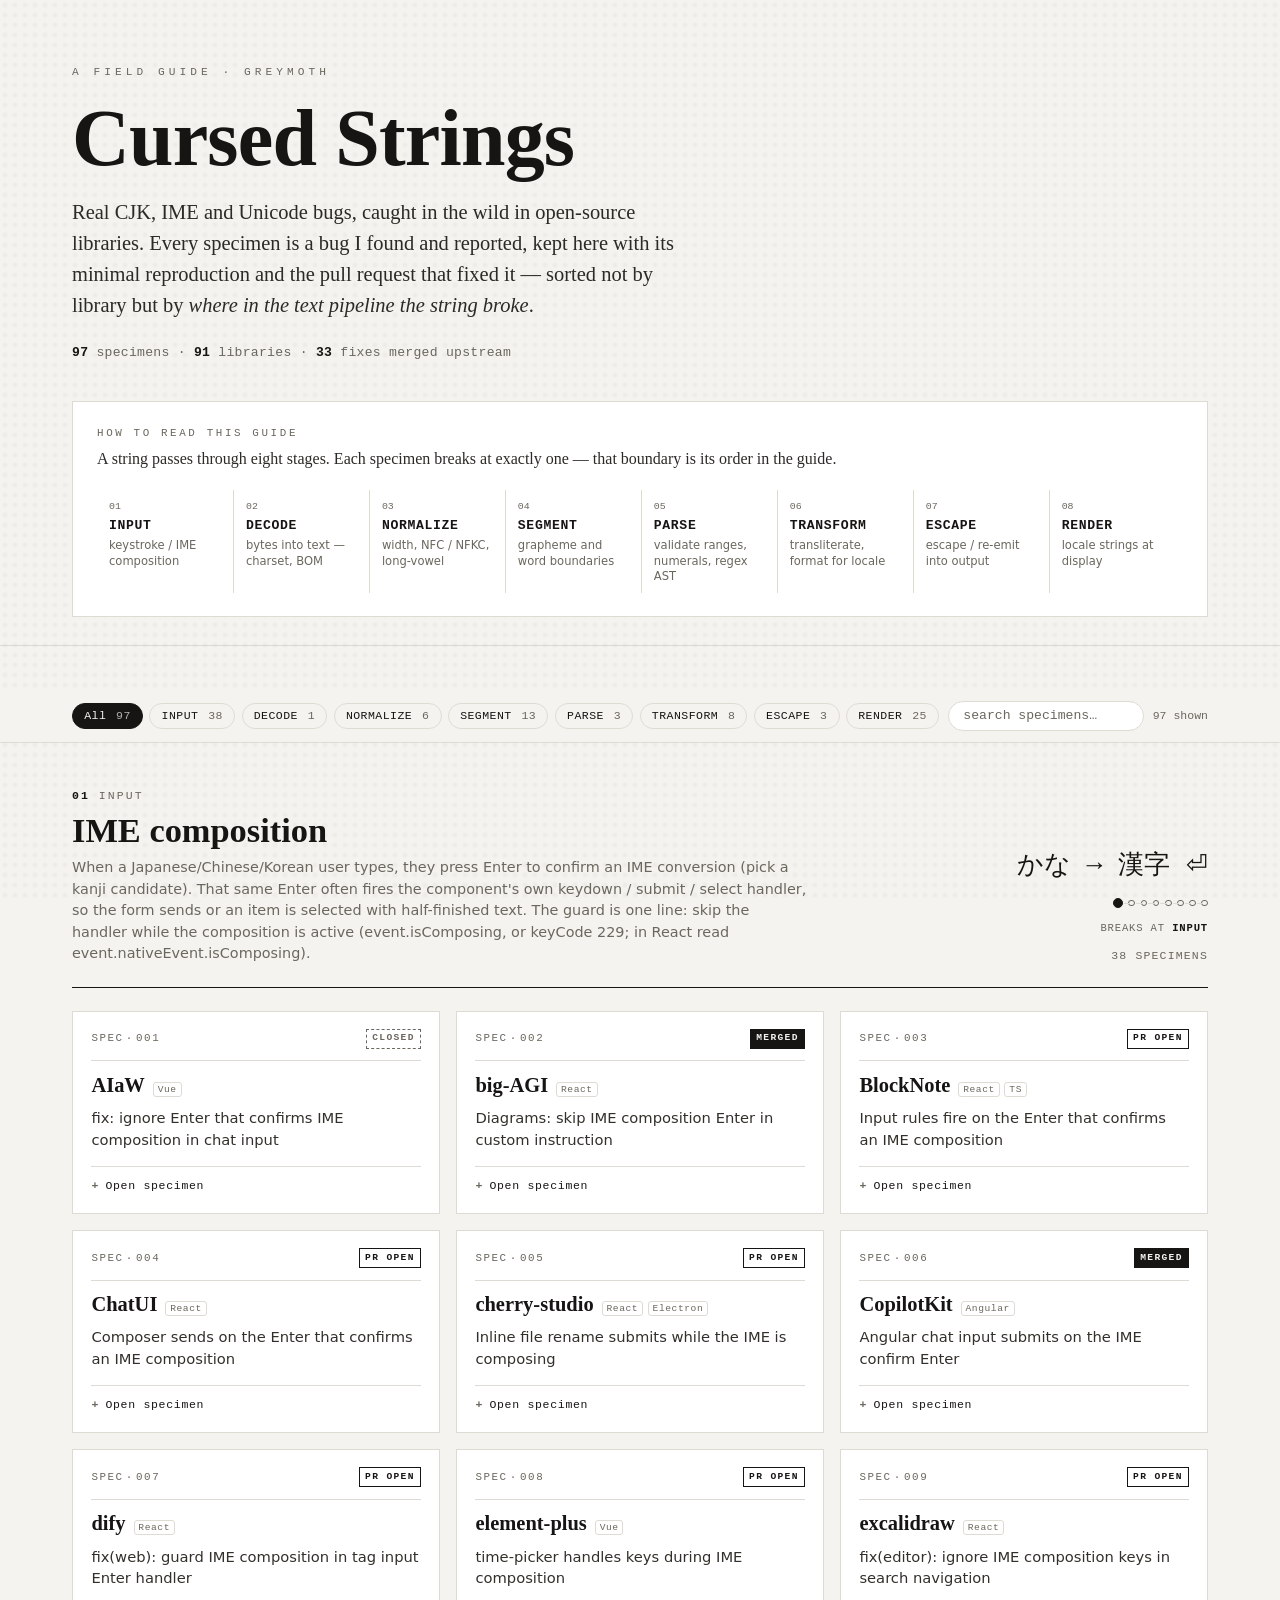
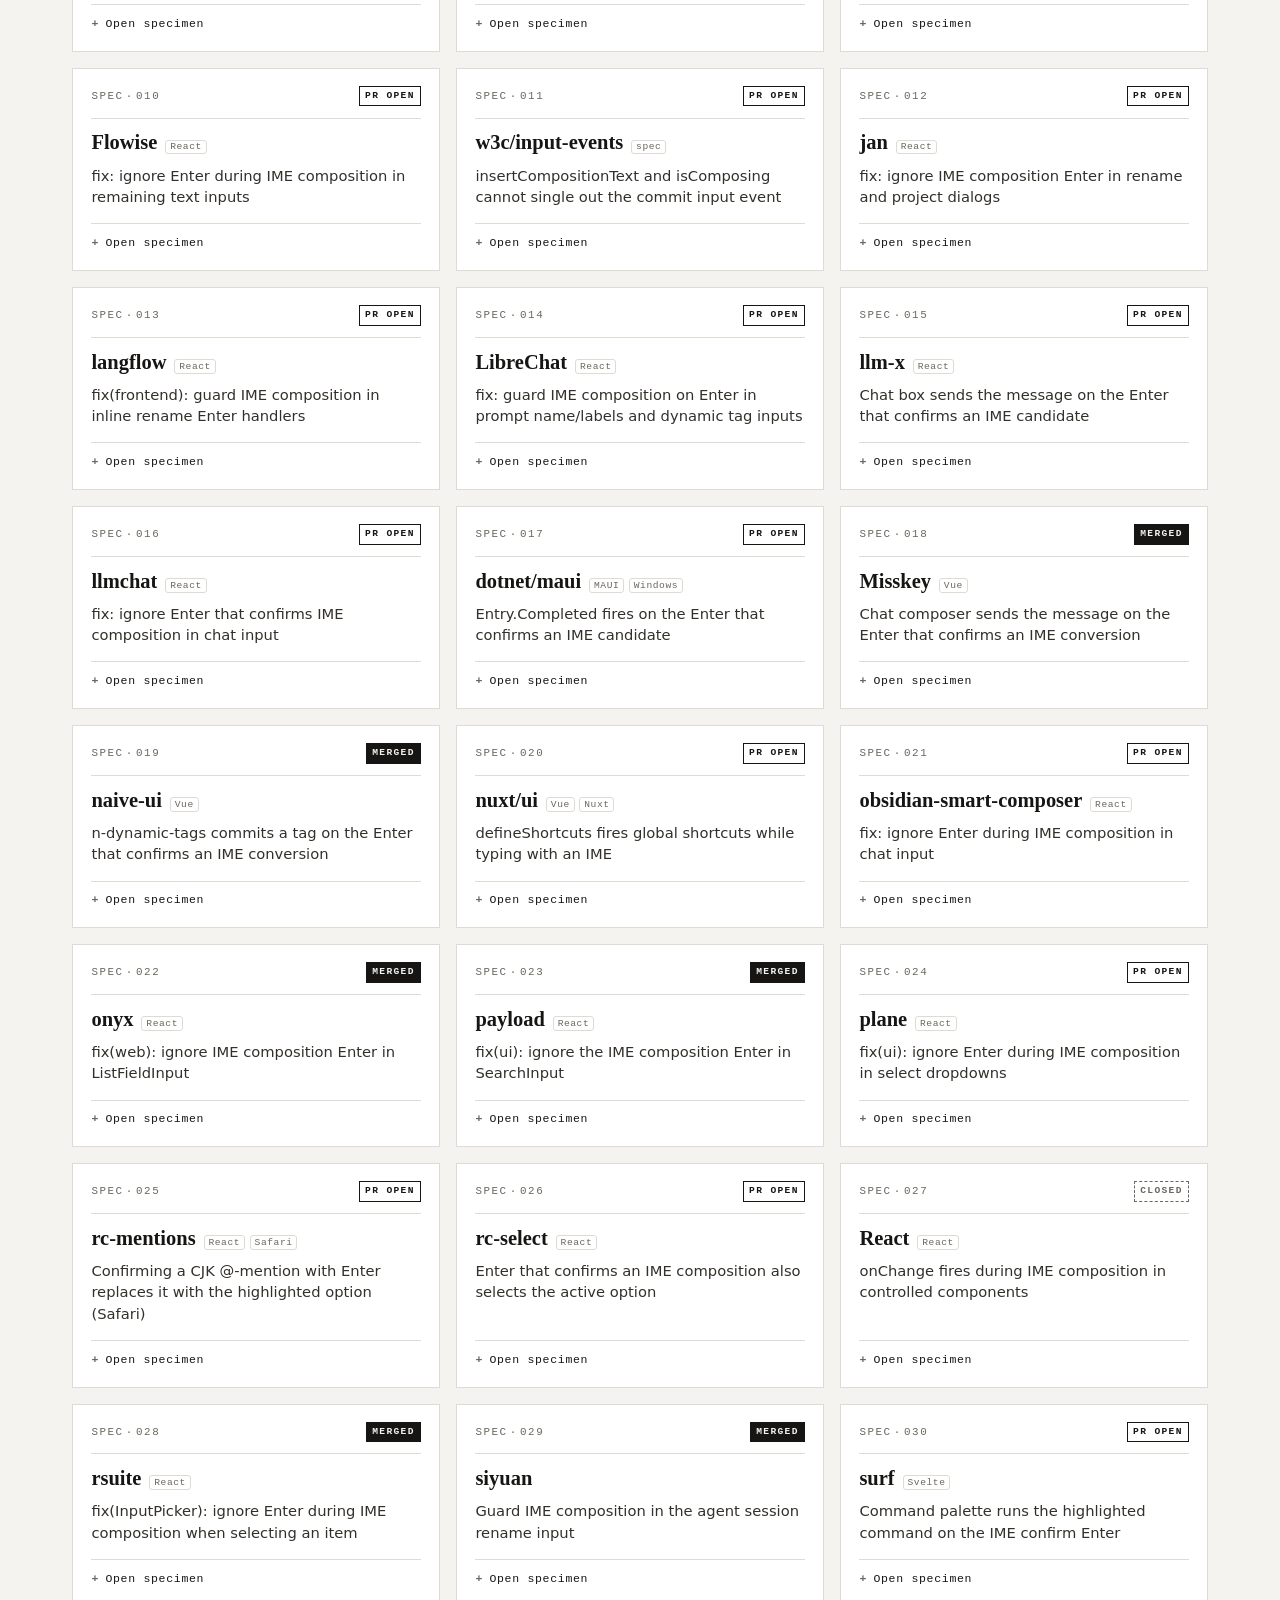
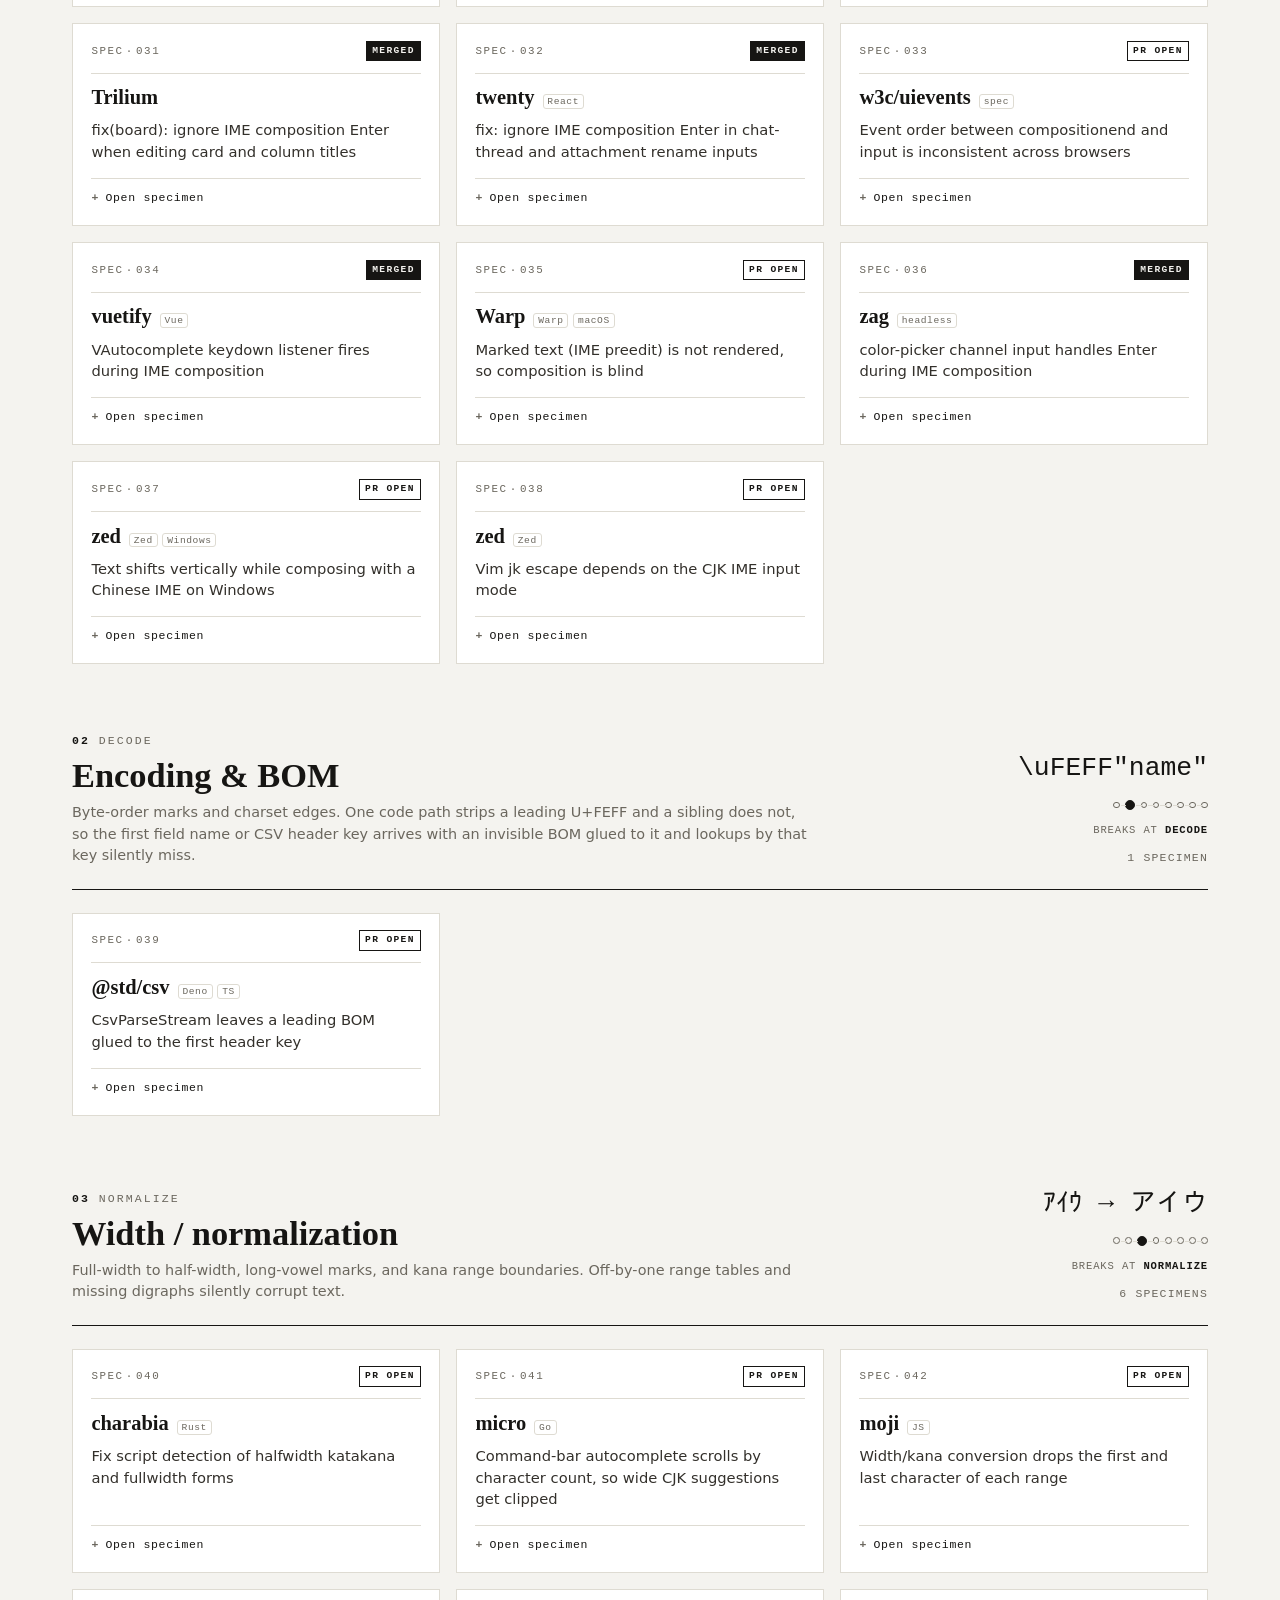
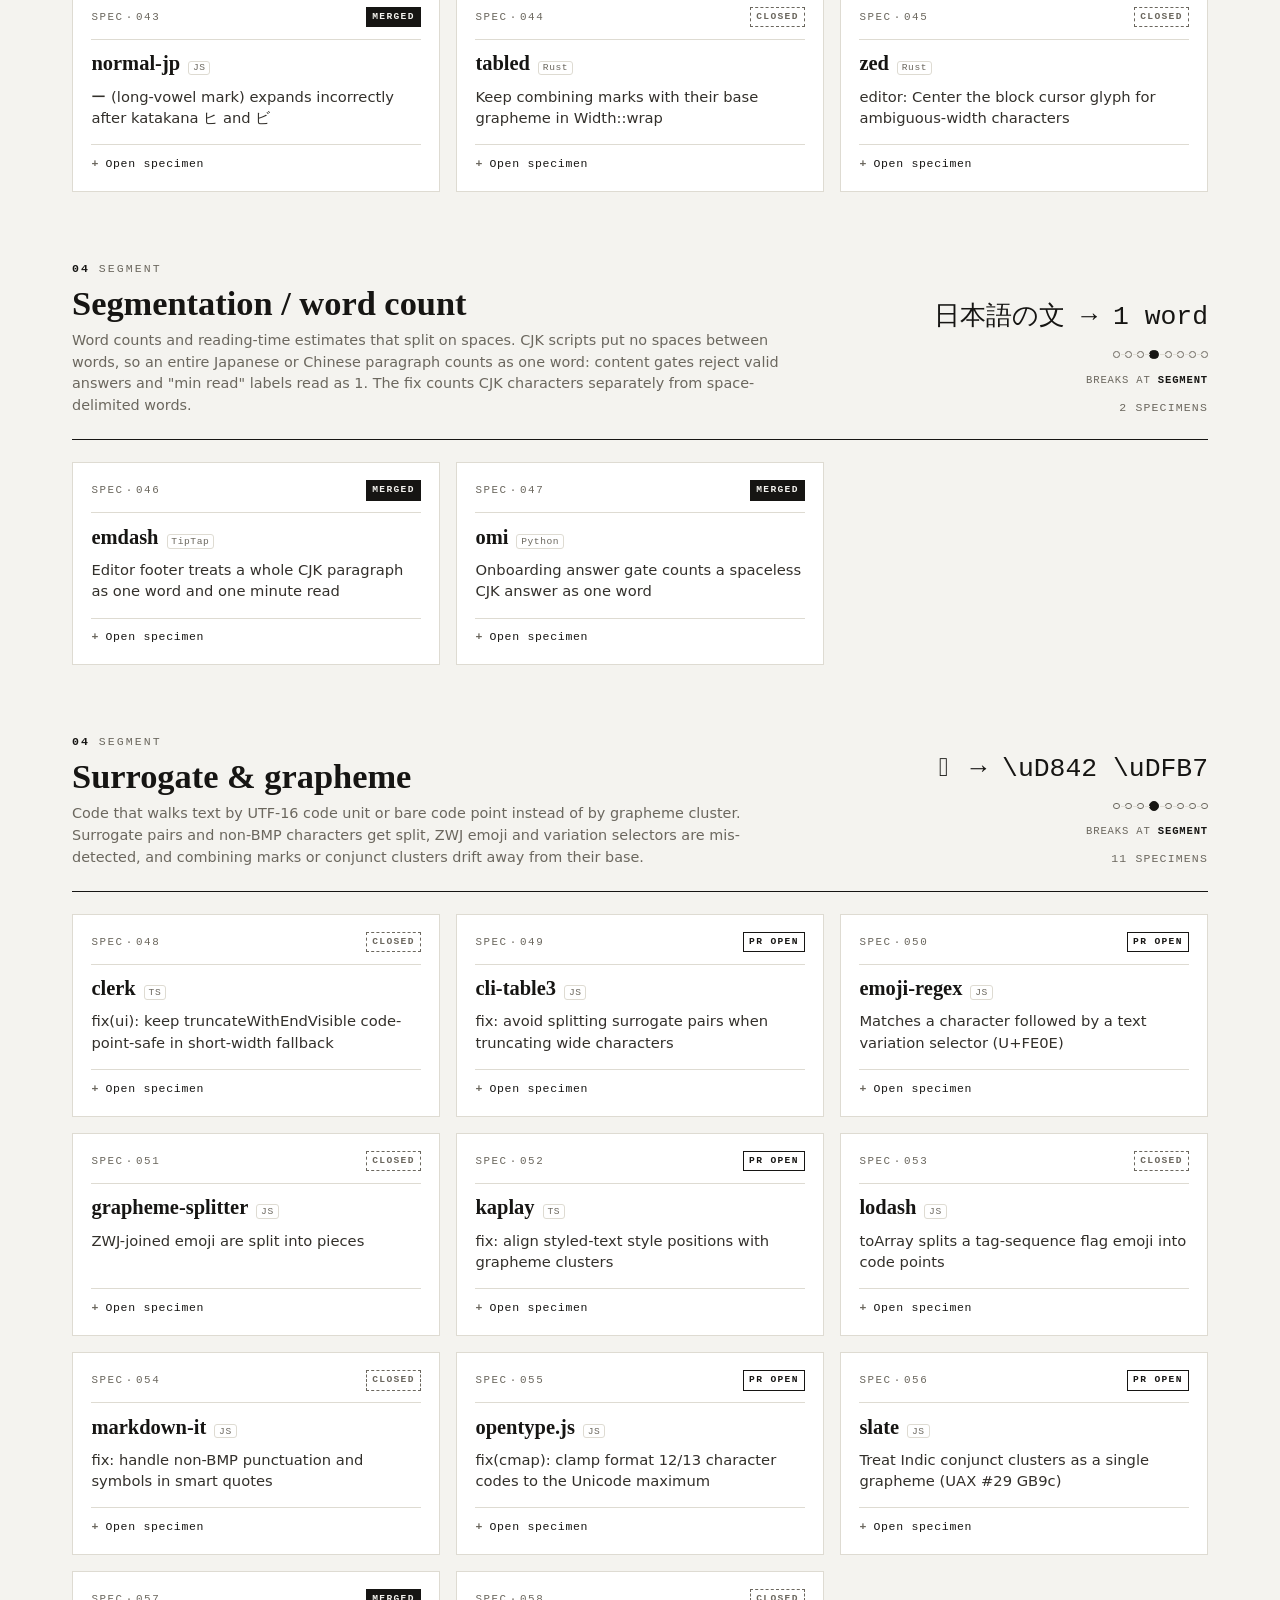
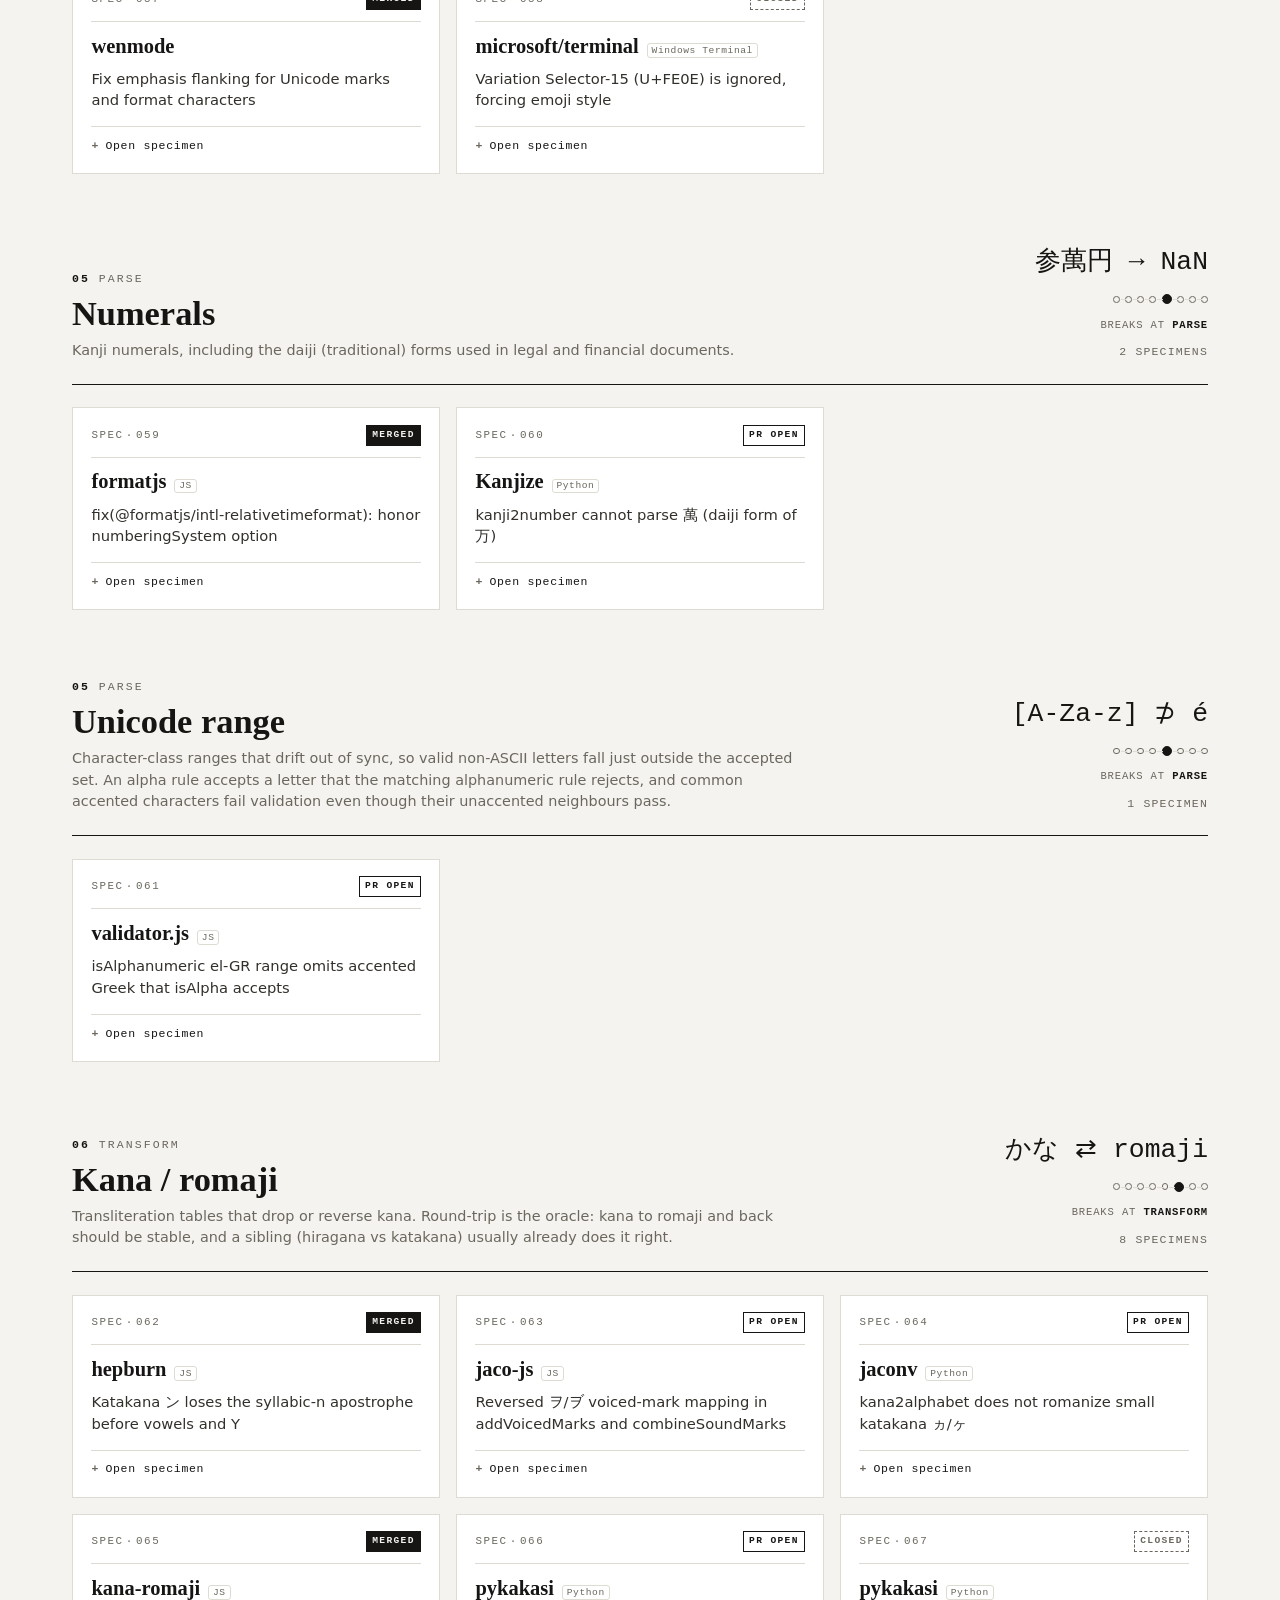
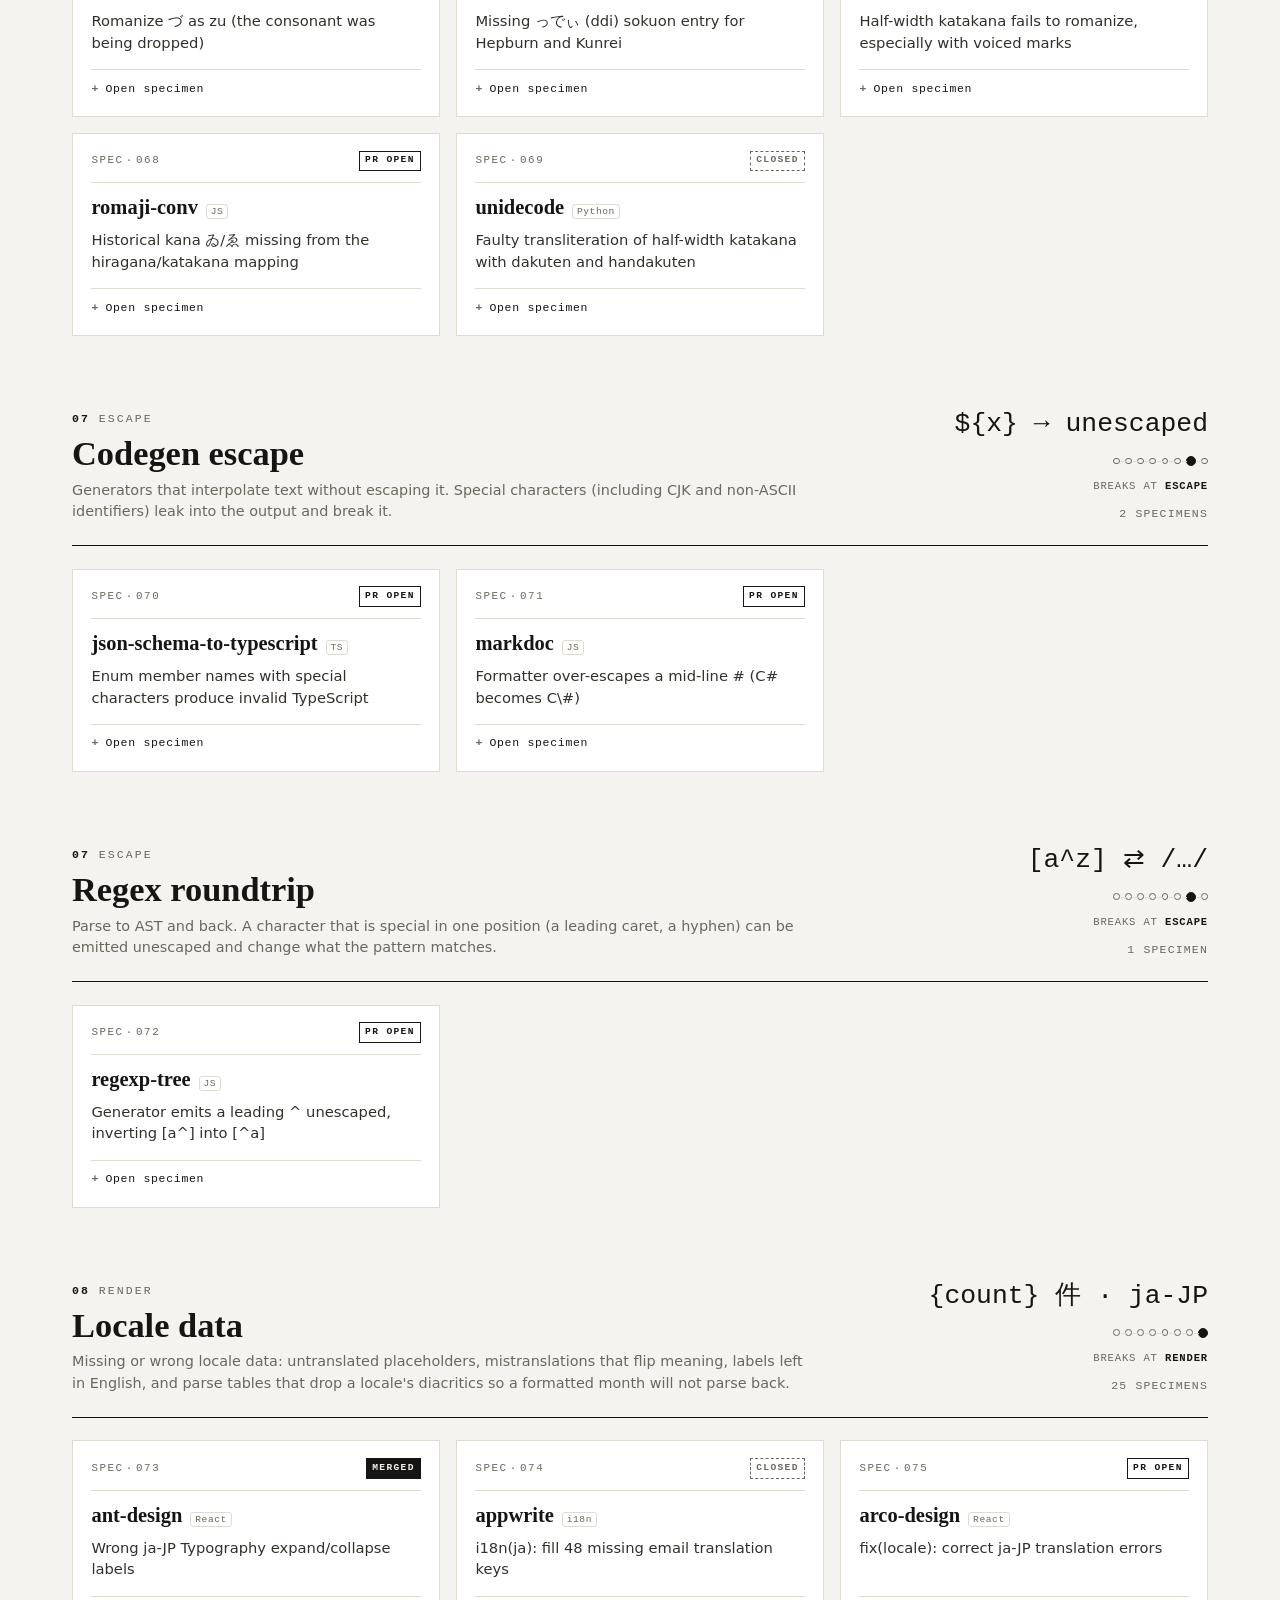
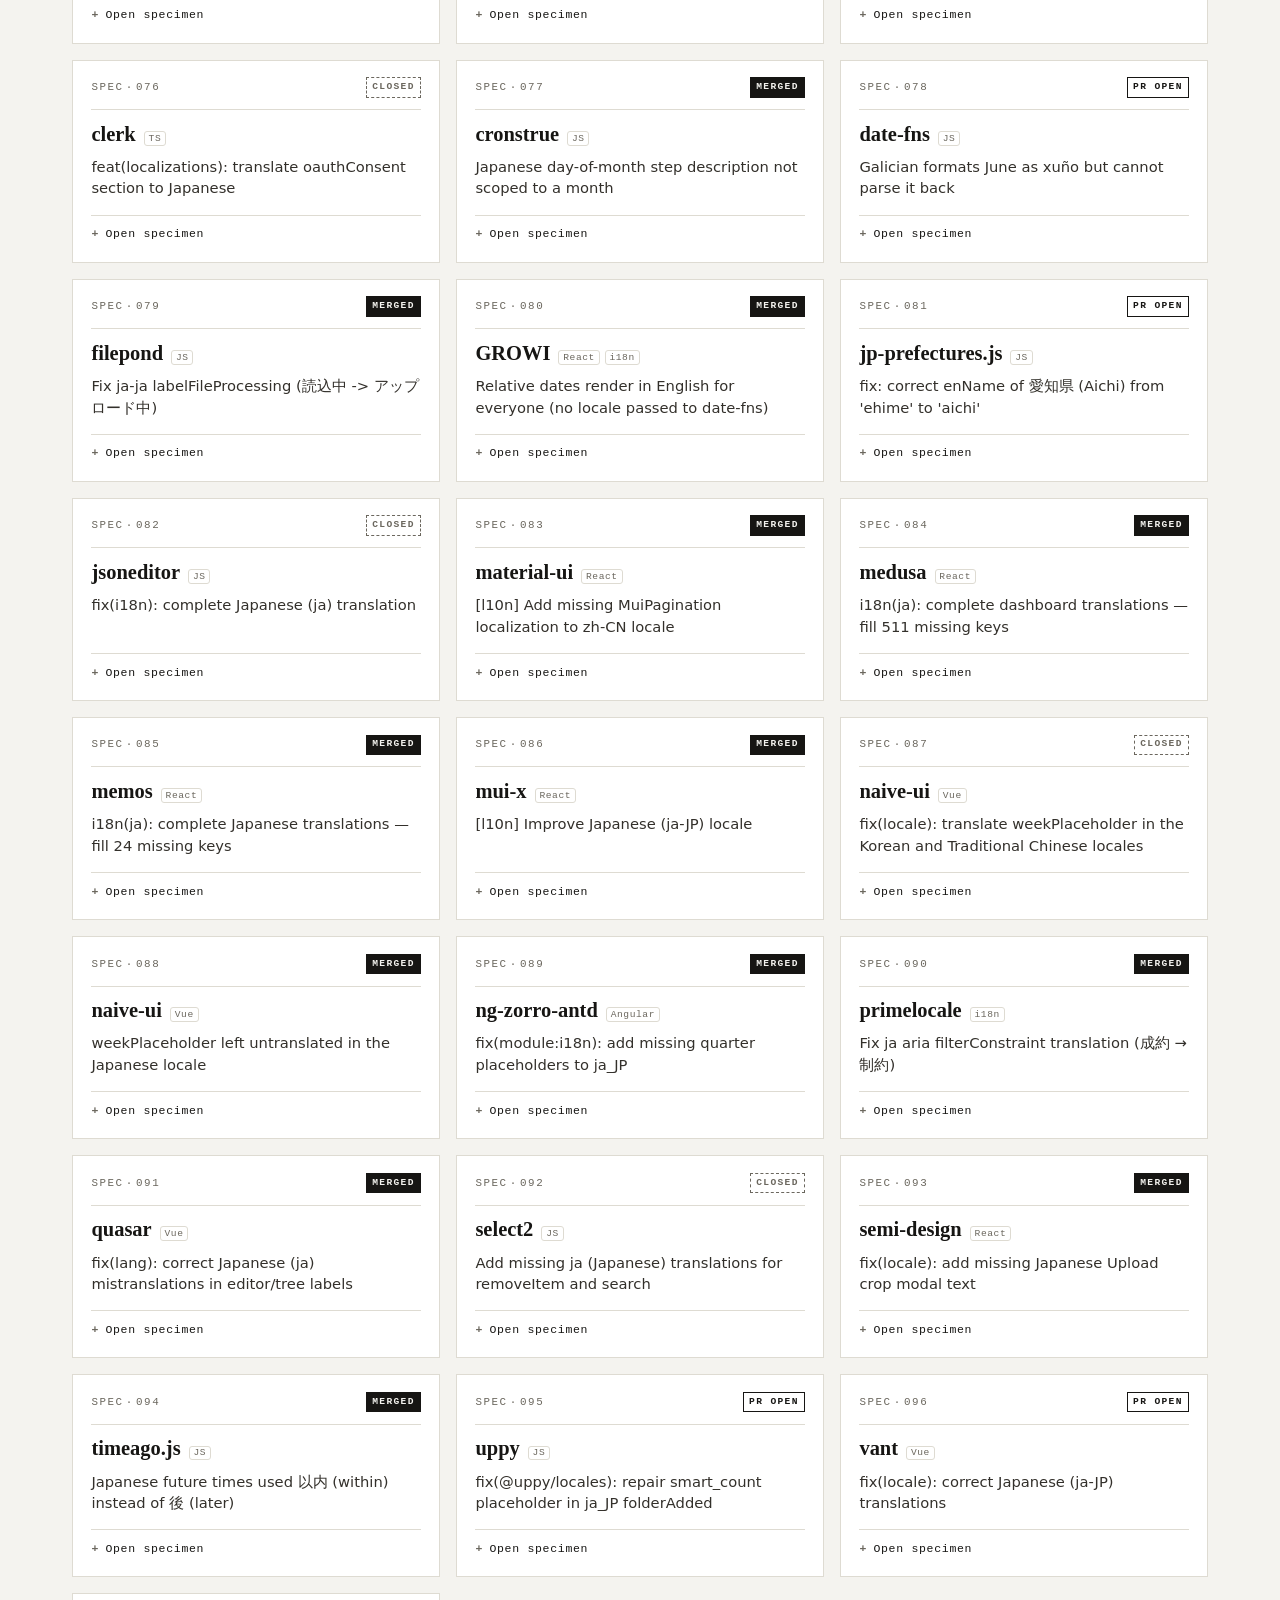
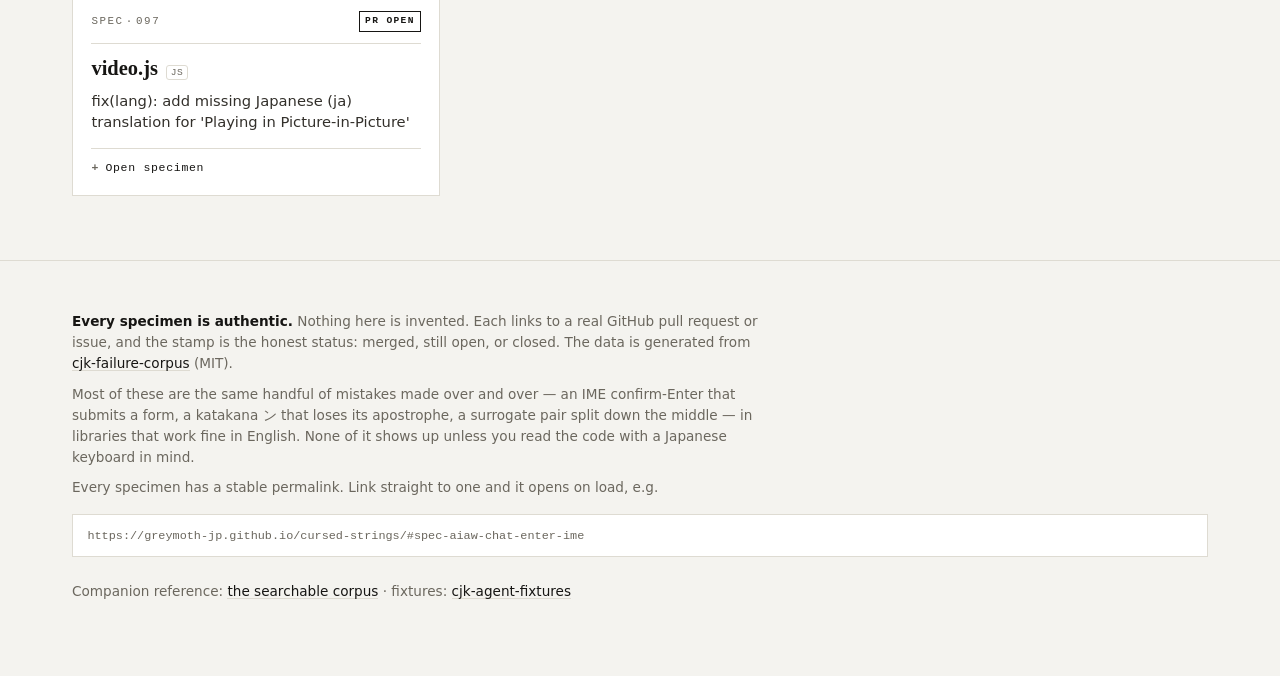
<file: cursed-strings/index.html>
<!doctype html>
<html lang="en">
<head>
<meta charset="utf-8">
<meta name="viewport" content="width=device-width,initial-scale=1">
<title>Cursed Strings — a field guide to real text bugs</title>
<meta name="description" content="A field guide to real CJK, IME and Unicode text bugs caught in the wild in open-source libraries — 97 specimens across 91 libraries, each with the pull request that fixed it, sorted by which boundary of the text pipeline broke.">
<meta property="og:title" content="Cursed Strings — a field guide to real text bugs">
<meta property="og:description" content="97 real CJK / Unicode text bugs, caught in the wild, sorted by where the string broke.">
<meta property="og:type" content="website">
<meta name="twitter:card" content="summary">
<style>
:root{
  --paper:#f4f3ef; --card:#ffffff; --ink:#161513; --soft:#6b675e; --hair:#dedbd2;
  --serif:"Iowan Old Style","Palatino Linotype",Palatino,"Book Antiqua",Georgia,serif;
  --sans:system-ui,-apple-system,"Segoe UI",Roboto,Helvetica,Arial,sans-serif;
  --mono:ui-monospace,"Cascadia Mono","Consolas","SF Mono",Menlo,monospace;
  --maxw:74rem;
}
*{box-sizing:border-box}
html{-webkit-text-size-adjust:100%;scroll-behavior:smooth;scroll-padding-top:4.5rem}
body{margin:0;background:var(--paper);color:var(--ink);font-family:var(--sans);font-size:16px;line-height:1.55;-webkit-font-smoothing:antialiased}
a{color:inherit}
/* texture skin — greymoth signature, accent only */
body::before,body::after{content:"";position:fixed;inset:0;z-index:0;pointer-events:none}
body::before{opacity:.035;mix-blend-mode:multiply;background-image:radial-gradient(var(--ink) 18%,transparent 52%);background-size:10px 10px}
body::after{opacity:.05;mix-blend-mode:multiply;background-image:url("data:image/svg+xml;utf8,<svg xmlns='http://www.w3.org/2000/svg' width='300' height='300'><filter id='n'><feTurbulence type='fractalNoise' baseFrequency='0.82' numOctaves='2' stitchTiles='stitch' result='t'/><feComponentTransfer in='t'><feFuncA type='discrete' tableValues='0 0 0 0 0 0 0 0 0 0 0 0 0 0 1'/></feComponentTransfer><feColorMatrix type='matrix' values='0 0 0 0 0 0 0 0 0 0 0 0 0 0 0 0 0 0 1 0'/></filter><rect width='100%25' height='100%25' filter='url(%23n)'/></svg>")}
.wrap{position:relative;z-index:1;max-width:var(--maxw);margin:0 auto;padding:0 1.5rem}

/* masthead */
.mast{padding:4rem 0 1.75rem;border-bottom:1px solid var(--hair)}
.kicker{font-family:var(--mono);font-size:.7rem;letter-spacing:.36em;text-transform:uppercase;color:var(--soft);margin:0 0 1.1rem}
h1{font-family:var(--serif);font-weight:600;font-size:clamp(2.7rem,8vw,5rem);line-height:.98;letter-spacing:-.01em;margin:0}
.lede{font-family:var(--serif);font-size:clamp(1.05rem,2vw,1.28rem);line-height:1.5;max-width:40rem;margin:1.25rem 0 0;color:#2c2a26}
.stat{font-family:var(--mono);font-size:.82rem;letter-spacing:.02em;color:var(--soft);margin:1.4rem 0 0}
.stat b{color:var(--ink);font-weight:600}

/* pipeline legend — the mechanic, taught once */
.legend-box{margin:2.4rem 0 0;padding:1.4rem 1.5rem;background:var(--card);border:1px solid var(--hair)}
.legend-title{font-family:var(--mono);font-size:.68rem;letter-spacing:.24em;text-transform:uppercase;color:var(--soft);margin:0 0 .1rem}
.legend-note{font-family:var(--serif);font-size:1rem;margin:.35rem 0 1.15rem;color:#2c2a26}
ol.legend{list-style:none;margin:0;padding:0;display:grid;grid-template-columns:repeat(auto-fit,minmax(8.2rem,1fr));gap:.1rem}
ol.legend li{position:relative;padding:.55rem .6rem .55rem .75rem;border-left:1px solid var(--hair)}
ol.legend li:first-child{border-left:0}
.lg-n{font-family:var(--mono);font-size:.62rem;color:var(--soft);display:block}
.lg-name{font-family:var(--mono);font-weight:700;font-size:.82rem;letter-spacing:.05em;display:block;margin:.1rem 0}
.lg-d{font-size:.72rem;color:var(--soft);line-height:1.35;display:block}

/* controls */
.controls{position:sticky;top:0;z-index:6;background:color-mix(in srgb,var(--paper) 88%,transparent);backdrop-filter:blur(6px);border-bottom:1px solid var(--hair);margin:2.75rem 0 0;padding:.7rem 0}
.controls .wrap{display:flex;flex-wrap:wrap;gap:.55rem;align-items:center}
.chips{display:flex;flex-wrap:wrap;gap:.4rem}
.chip{font-family:var(--mono);font-size:.72rem;letter-spacing:.04em;color:var(--ink);background:transparent;border:1px solid var(--hair);border-radius:100px;padding:.34rem .7rem;cursor:pointer;transition:.12s}
.chip em{font-style:normal;color:var(--soft);margin-left:.15rem}
.chip:hover{border-color:var(--ink)}
.chip.on{background:var(--ink);color:var(--paper);border-color:var(--ink)}
.chip.on em{color:var(--paper);opacity:.7}
#q{flex:1 1 12rem;min-width:0;font-family:var(--mono);font-size:.82rem;color:var(--ink);background:var(--card);border:1px solid var(--hair);border-radius:100px;padding:.4rem .9rem}
#q::placeholder{color:var(--soft)}
#q:focus{outline:none;border-color:var(--ink)}
.rc{font-family:var(--mono);font-size:.72rem;color:var(--soft);margin-left:auto}

/* family section + band */
.fam{padding:2.75rem 0 .5rem}
.band{display:grid;grid-template-columns:1fr auto;gap:1.5rem 2rem;align-items:end;padding:0 0 1.4rem;border-bottom:1px solid var(--ink)}
.band-tag{font-family:var(--mono);font-size:.72rem;letter-spacing:.18em;text-transform:uppercase;color:var(--soft);margin:0 0 .45rem;display:flex;align-items:baseline;gap:.55rem}
.band-n{color:var(--ink);font-weight:700}
.band-name{font-family:var(--serif);font-weight:600;font-size:clamp(1.5rem,3.5vw,2.15rem);line-height:1.05;margin:0 0 .55rem}
.band-blurb{max-width:46rem;font-size:.9rem;line-height:1.5;color:var(--soft);margin:0}
.band-r{text-align:right;min-width:14rem}
.band-glyph{font-family:var(--mono);font-size:clamp(1.2rem,2.4vw,1.65rem);color:var(--ink);white-space:nowrap;margin:0 0 .7rem}
.band-r .pipe{display:inline-block;margin:0 0 .5rem}
.band-r .track{justify-content:flex-end}
.band-count{font-family:var(--mono);font-size:.72rem;letter-spacing:.1em;text-transform:uppercase;color:var(--soft);display:block}

/* specimen grid */
.grid{display:grid;grid-template-columns:repeat(auto-fill,minmax(20.5rem,1fr));gap:1rem;padding:1.4rem 0 1rem}
.spec{background:var(--card);border:1px solid var(--hair);padding:1.05rem 1.15rem 1.15rem;display:flex;flex-direction:column;scroll-margin-top:5rem}
:target.spec{border-color:var(--ink);box-shadow:0 0 0 1px var(--ink)}
.spec-head{display:flex;align-items:center;justify-content:space-between;margin:0 0 .8rem;padding:0 0 .7rem;border-bottom:1px solid var(--hair)}
.plate{font-family:var(--mono);font-size:.68rem;letter-spacing:.14em;color:var(--soft)}
.stamp{font-family:var(--mono);font-weight:700;font-size:.6rem;letter-spacing:.14em;padding:.2em .5em;border:1px solid var(--ink);text-transform:uppercase}
.stamp--merged{background:var(--ink);color:var(--paper)}
.stamp--open{color:var(--ink)}
.stamp--closed{color:var(--soft);border-color:var(--soft);border-style:dashed}
.lib{font-family:var(--serif);font-size:1.28rem;color:var(--ink);display:flex;flex-wrap:wrap;align-items:baseline;gap:.5rem;margin:0 0 .5rem;line-height:1.15}
.lib b{font-weight:600}
.tags{display:flex;flex-wrap:wrap;gap:.3rem}
.tag{font-family:var(--mono);font-size:.6rem;letter-spacing:.06em;color:var(--soft);border:1px solid var(--hair);border-radius:3px;padding:.1em .4em}
.spec-title{font-family:var(--sans);font-weight:400;font-size:.92rem;line-height:1.45;color:#33302b;margin:.1rem 0 1rem}

/* mini pipeline */
.track{display:flex;align-items:center;gap:.34rem;margin:0 0 .4rem}
.node{width:.42rem;height:.42rem;border-radius:50%;border:1px solid var(--soft);flex:0 0 auto;position:relative}
.node+.node::before{content:"";position:absolute;right:100%;top:50%;width:.34rem;height:1px;background:var(--hair)}
.node.hit{width:.62rem;height:.62rem;background:var(--ink);border-color:var(--ink)}
.pipe-lbl{font-family:var(--mono);font-size:.66rem;letter-spacing:.08em;color:var(--soft);text-transform:uppercase}
.pipe-lbl b{color:var(--ink)}

/* details */
.more{margin-top:auto;border-top:1px solid var(--hair);padding-top:.6rem}
.more summary{font-family:var(--mono);font-size:.72rem;letter-spacing:.06em;color:var(--ink);cursor:pointer;list-style:none;display:flex;align-items:center;gap:.4rem}
.more summary::-webkit-details-marker{display:none}
.more summary::before{content:"+";font-weight:700;color:var(--soft)}
.more[open] summary::before{content:"–"}
.more .close-l{display:none}
.more[open] .open-l{display:none}
.more[open] .close-l{display:inline}
.detail{padding:.7rem 0 .1rem}
.fld{margin:.75rem 0 0}
.fl{font-family:var(--mono);font-size:.62rem;letter-spacing:.16em;text-transform:uppercase;color:var(--soft);display:block;margin:0 0 .28rem}
.fld p{margin:0;font-size:.9rem;line-height:1.5}
.fld pre{margin:0;padding:.8rem .9rem;background:#161513;color:#f4f3ef;font-family:var(--mono);font-size:.78rem;line-height:1.55;white-space:pre-wrap;word-break:break-word;overflow-x:auto}
.foot{display:flex;align-items:center;gap:.8rem;margin:1.05rem 0 0}
.pr{font-family:var(--mono);font-size:.76rem;font-weight:700;letter-spacing:.02em;text-decoration:none;border:1px solid var(--ink);padding:.42em .8em}
.pr:hover{background:var(--ink);color:var(--paper)}
.perma{font-family:var(--mono);font-size:.9rem;color:var(--soft);text-decoration:none;margin-left:auto}
.perma:hover{color:var(--ink)}

.empty{display:none;text-align:center;color:var(--soft);font-family:var(--mono);font-size:.85rem;padding:3rem 0}

footer{border-top:1px solid var(--hair);margin-top:2.5rem;padding:2.5rem 0 4rem;font-size:.85rem;color:var(--soft)}
footer p{max-width:44rem;margin:.6rem 0;line-height:1.55}
footer a{color:var(--ink);text-decoration:none;box-shadow:inset 0 -1px 0 var(--hair)}
footer a:hover{box-shadow:inset 0 -1px 0 var(--ink)}
.embed{font-family:var(--mono);font-size:.74rem;background:var(--card);border:1px solid var(--hair);padding:.7rem .9rem;margin:1rem 0 0;color:var(--soft);white-space:pre-wrap;word-break:break-word}

@media(max-width:640px){.band{grid-template-columns:1fr}.band-r{text-align:left;min-width:0}.band-r .track{justify-content:flex-start}.band-glyph{white-space:normal}}
@media(max-width:520px){.mast{padding:2.75rem 0 1.5rem}}
</style>
</head>
<body>
<main>
  <header class="mast">
    <div class="wrap">
      <p class="kicker">A field guide · greymoth</p>
      <h1>Cursed Strings</h1>
      <p class="lede">Real CJK, IME and Unicode bugs, caught in the wild in open-source libraries. Every specimen is a bug I found and reported, kept here with its minimal reproduction and the pull request that fixed it — sorted not by library but by <em>where in the text pipeline the string broke</em>.</p>
      <p class="stat"><b>97</b> specimens · <b>91</b> libraries · <b>33</b> fixes merged upstream</p>

      <div class="legend-box">
        <p class="legend-title">How to read this guide</p>
        <p class="legend-note">A string passes through eight stages. Each specimen breaks at exactly one — that boundary is its order in the guide.</p>
        <ol class="legend"><li><span class="lg-n">01</span><span class="lg-name">INPUT</span><span class="lg-d">keystroke / IME composition</span></li><li><span class="lg-n">02</span><span class="lg-name">DECODE</span><span class="lg-d">bytes into text — charset, BOM</span></li><li><span class="lg-n">03</span><span class="lg-name">NORMALIZE</span><span class="lg-d">width, NFC / NFKC, long-vowel</span></li><li><span class="lg-n">04</span><span class="lg-name">SEGMENT</span><span class="lg-d">grapheme and word boundaries</span></li><li><span class="lg-n">05</span><span class="lg-name">PARSE</span><span class="lg-d">validate ranges, numerals, regex AST</span></li><li><span class="lg-n">06</span><span class="lg-name">TRANSFORM</span><span class="lg-d">transliterate, format for locale</span></li><li><span class="lg-n">07</span><span class="lg-name">ESCAPE</span><span class="lg-d">escape / re-emit into output</span></li><li><span class="lg-n">08</span><span class="lg-name">RENDER</span><span class="lg-d">locale strings at display</span></li></ol>
      </div>
    </div>
  </header>

  <nav class="controls" aria-label="filter specimens">
    <div class="wrap">
      <div class="chips"><button class="chip on" data-order="ALL">All <em>97</em></button><button class="chip" data-order="INPUT">INPUT <em>38</em></button><button class="chip" data-order="DECODE">DECODE <em>1</em></button><button class="chip" data-order="NORMALIZE">NORMALIZE <em>6</em></button><button class="chip" data-order="SEGMENT">SEGMENT <em>13</em></button><button class="chip" data-order="PARSE">PARSE <em>3</em></button><button class="chip" data-order="TRANSFORM">TRANSFORM <em>8</em></button><button class="chip" data-order="ESCAPE">ESCAPE <em>3</em></button><button class="chip" data-order="RENDER">RENDER <em>25</em></button></div>
      <input id="q" type="search" placeholder="search specimens…" aria-label="search specimens" autocomplete="off">
      <span class="rc" id="rc">97 shown</span>
    </div>
  </nav>

  <div class="wrap" id="collection">
<section class="fam" data-order="INPUT">
  <div class="band">
    <div class="band-l">
      <p class="band-tag"><span class="band-n">01</span> INPUT</p>
      <h2 class="band-name">IME composition</h2>
      <p class="band-blurb">When a Japanese/Chinese/Korean user types, they press Enter to confirm an IME conversion (pick a kanji candidate). That same Enter often fires the component's own keydown / submit / select handler, so the form sends or an item is selected with half-finished text. The guard is one line: skip the handler while the composition is active (event.isComposing, or keyCode 229; in React read event.nativeEvent.isComposing).</p>
    </div>
    <div class="band-r">
      <div class="band-glyph">かな → 漢字 ⏎</div>
      <div class="pipe" role="img" aria-label="breaks at INPUT"><span class="track"><i class="node hit" title="INPUT"></i><i class="node"></i><i class="node"></i><i class="node"></i><i class="node"></i><i class="node"></i><i class="node"></i><i class="node"></i></span><span class="pipe-lbl">breaks at <b>INPUT</b></span></div>
      <span class="band-count">38 specimens</span>
    </div>
  </div>
  <div class="grid">
<article class="spec" id="spec-aiaw-chat-enter-ime" data-order="INPUT" data-status="closed" data-q="fix: ignore enter that confirms ime composition in chat input aiaw nitrorcr/aiaw confirming cjk ime candidate with enter in aiaw chat input simultaneously submits the message. ime-composition input vue">
  <header class="spec-head"><span class="plate">SPEC&#8202;·&#8202;001</span><span class="stamp stamp--closed">CLOSED</span></header>
  <p class="lib"><b>AIaW</b><span class="tags"><span class="tag">Vue</span></span></p>
  <h3 class="spec-title">fix: ignore Enter that confirms IME composition in chat input</h3>
  <details class="more">
    <summary><span class="open-l">Open specimen</span><span class="close-l">Close</span></summary>
    <div class="detail">
      <div class="fld"><span class="fl">Symptom</span><p>Confirming CJK IME candidate with Enter in AIaW chat input simultaneously submits the message.</p></div>
      <div class="fld"><span class="fl">Reproduce</span><pre>Japanese IME → type → Enter to confirm → message sent before input complete.</pre></div>
      <div class="fld"><span class="fl">Fix</span><p>Ignore Enter keydown when isComposing is true.</p></div>
      <div class="foot">
        <a class="pr" href="https://github.com/NitroRCr/AIaW/pull/173" target="_blank" rel="noopener">View the pull request &#8594;</a>
        <a class="perma" href="#spec-aiaw-chat-enter-ime" aria-label="permalink to this specimen">#</a>
      </div>
    </div>
  </details>
</article>
<article class="spec" id="spec-big-agi-custom-instruction-ime" data-order="INPUT" data-status="merged" data-q="diagrams: skip ime composition enter in custom instruction big-agi enricoros/big-agi big-agi custom instruction field fires on ime enter, submitting partial cjk instructions. ime-composition input react">
  <header class="spec-head"><span class="plate">SPEC&#8202;·&#8202;002</span><span class="stamp stamp--merged">MERGED</span></header>
  <p class="lib"><b>big-AGI</b><span class="tags"><span class="tag">React</span></span></p>
  <h3 class="spec-title">Diagrams: skip IME composition Enter in custom instruction</h3>
  <details class="more">
    <summary><span class="open-l">Open specimen</span><span class="close-l">Close</span></summary>
    <div class="detail">
      <div class="fld"><span class="fl">Symptom</span><p>big-AGI custom instruction field fires on IME Enter, submitting partial CJK instructions.</p></div>
      <div class="fld"><span class="fl">Reproduce</span><pre>big-AGI custom instruction → CJK IME → Enter to confirm → instruction submitted prematurely.</pre></div>
      <div class="fld"><span class="fl">Fix</span><p>Skip Enter action when event.nativeEvent?.isComposing is true.</p></div>
      <div class="foot">
        <a class="pr" href="https://github.com/enricoros/big-AGI/pull/1145" target="_blank" rel="noopener">View the pull request &#8594;</a>
        <a class="perma" href="#spec-big-agi-custom-instruction-ime" aria-label="permalink to this specimen">#</a>
      </div>
    </div>
  </details>
</article>
<article class="spec" id="spec-blocknote-input-rules-enter-ime" data-order="INPUT" data-status="open" data-q="input rules fire on the enter that confirms an ime composition blocknote typecellos/blocknote the input-rules-on-enter handler does not check event.iscomposing, so it also runs on the enter that commits an ime composition. a matching rule (for example the # heading rule) fires mid-conversion and the preventdefault disrupts the commit. ime-composition input react ts">
  <header class="spec-head"><span class="plate">SPEC&#8202;·&#8202;003</span><span class="stamp stamp--open">PR OPEN</span></header>
  <p class="lib"><b>BlockNote</b><span class="tags"><span class="tag">React</span><span class="tag">TS</span></span></p>
  <h3 class="spec-title">Input rules fire on the Enter that confirms an IME composition</h3>
  <details class="more">
    <summary><span class="open-l">Open specimen</span><span class="close-l">Close</span></summary>
    <div class="detail">
      <div class="fld"><span class="fl">Symptom</span><p>The input-rules-on-Enter handler does not check event.isComposing, so it also runs on the Enter that commits an IME composition. A matching rule (for example the # heading rule) fires mid-conversion and the preventDefault disrupts the commit.</p></div>
      <div class="fld"><span class="fl">Reproduce</span><pre>1. In a BlockNote editor, type # with no trailing space.
2. Switch to a Japanese IME and type some hiragana.
3. Press Enter to confirm a kanji candidate.
4. The heading input rule fires on the IME-commit Enter, so the candidate does not commit normally.</pre></div>
      <div class="fld"><span class="fl">Fix</span><p>Return early from the inputRulesEnter handler while event.isComposing is true (keyCode 229), the same guard the editor's other Enter handlers already use.</p></div>
      <div class="foot">
        <a class="pr" href="https://github.com/TypeCellOS/BlockNote/pull/2879" target="_blank" rel="noopener">View the pull request &#8594;</a>
        <a class="perma" href="#spec-blocknote-input-rules-enter-ime" aria-label="permalink to this specimen">#</a>
      </div>
    </div>
  </details>
</article>
<article class="spec" id="spec-chatui-composer-ime" data-order="INPUT" data-status="open" data-q="composer sends on the enter that confirms an ime composition chatui alibaba/chatui the composer sends the message on the enter used to confirm an ime composition. ime-composition input react">
  <header class="spec-head"><span class="plate">SPEC&#8202;·&#8202;004</span><span class="stamp stamp--open">PR OPEN</span></header>
  <p class="lib"><b>ChatUI</b><span class="tags"><span class="tag">React</span></span></p>
  <h3 class="spec-title">Composer sends on the Enter that confirms an IME composition</h3>
  <details class="more">
    <summary><span class="open-l">Open specimen</span><span class="close-l">Close</span></summary>
    <div class="detail">
      <div class="fld"><span class="fl">Symptom</span><p>The Composer sends the message on the Enter used to confirm an IME composition.</p></div>
      <div class="fld"><span class="fl">Reproduce</span><pre>1. Compose CJK text in the Composer.
2. Press Enter to pick a candidate; the message sends instead of committing.</pre></div>
      <div class="fld"><span class="fl">Fix</span><p>Skip send when e.nativeEvent.isComposing is true.</p></div>
      <div class="foot">
        <a class="pr" href="https://github.com/alibaba/ChatUI/pull/212" target="_blank" rel="noopener">View the pull request &#8594;</a>
        <a class="perma" href="#spec-chatui-composer-ime" aria-label="permalink to this specimen">#</a>
      </div>
    </div>
  </details>
</article>
<article class="spec" id="spec-cherry-studio-rename-ime" data-order="INPUT" data-status="open" data-q="inline file rename submits while the ime is composing cherry-studio cherryhq/cherry-studio renaming a file inline and pressing enter to confirm a cjk name submits the rename mid-composition. ime-composition input react electron">
  <header class="spec-head"><span class="plate">SPEC&#8202;·&#8202;005</span><span class="stamp stamp--open">PR OPEN</span></header>
  <p class="lib"><b>cherry-studio</b><span class="tags"><span class="tag">React</span><span class="tag">Electron</span></span></p>
  <h3 class="spec-title">Inline file rename submits while the IME is composing</h3>
  <details class="more">
    <summary><span class="open-l">Open specimen</span><span class="close-l">Close</span></summary>
    <div class="detail">
      <div class="fld"><span class="fl">Symptom</span><p>Renaming a file inline and pressing Enter to confirm a CJK name submits the rename mid-composition.</p></div>
      <div class="fld"><span class="fl">Reproduce</span><pre>1. Start an inline file rename.
2. Compose a Japanese filename with the IME.
3. Press Enter to confirm the conversion; the rename submits with the unfinished name.</pre></div>
      <div class="fld"><span class="fl">Fix</span><p>Skip the rename submit while the IME is composing (isComposing guard).</p></div>
      <div class="foot">
        <a class="pr" href="https://github.com/CherryHQ/cherry-studio/pull/16582" target="_blank" rel="noopener">View the pull request &#8594;</a>
        <a class="perma" href="#spec-cherry-studio-rename-ime" aria-label="permalink to this specimen">#</a>
      </div>
    </div>
  </details>
</article>
<article class="spec" id="spec-copilotkit-angular-chat-ime" data-order="INPUT" data-status="merged" data-q="angular chat input submits on the ime confirm enter copilotkit copilotkit/copilotkit the angular chat input submits the message on the enter that confirms an ime composition. ime-composition input angular">
  <header class="spec-head"><span class="plate">SPEC&#8202;·&#8202;006</span><span class="stamp stamp--merged">MERGED</span></header>
  <p class="lib"><b>CopilotKit</b><span class="tags"><span class="tag">Angular</span></span></p>
  <h3 class="spec-title">Angular chat input submits on the IME confirm Enter</h3>
  <details class="more">
    <summary><span class="open-l">Open specimen</span><span class="close-l">Close</span></summary>
    <div class="detail">
      <div class="fld"><span class="fl">Symptom</span><p>The Angular chat input submits the message on the Enter that confirms an IME composition.</p></div>
      <div class="fld"><span class="fl">Reproduce</span><pre>1. Type a CJK message in the Angular chat input.
2. Press Enter to confirm the IME conversion; the message sends early.</pre></div>
      <div class="fld"><span class="fl">Fix</span><p>Check event.isComposing (Angular passes the native KeyboardEvent) before submitting.</p></div>
      <div class="foot">
        <a class="pr" href="https://github.com/CopilotKit/CopilotKit/pull/5764" target="_blank" rel="noopener">View the pull request &#8594;</a>
        <a class="perma" href="#spec-copilotkit-angular-chat-ime" aria-label="permalink to this specimen">#</a>
      </div>
    </div>
  </details>
</article>
<article class="spec" id="spec-dify-tag-input-ime" data-order="INPUT" data-status="open" data-q="fix(web): guard ime composition in tag input enter handler dify langgenius/dify dify tag input adds a tag on ime confirmation enter, creating malformed tags for cjk users. ime-composition input react">
  <header class="spec-head"><span class="plate">SPEC&#8202;·&#8202;007</span><span class="stamp stamp--open">PR OPEN</span></header>
  <p class="lib"><b>dify</b><span class="tags"><span class="tag">React</span></span></p>
  <h3 class="spec-title">fix(web): guard IME composition in tag input Enter handler</h3>
  <details class="more">
    <summary><span class="open-l">Open specimen</span><span class="close-l">Close</span></summary>
    <div class="detail">
      <div class="fld"><span class="fl">Symptom</span><p>Dify tag input adds a tag on IME confirmation Enter, creating malformed tags for CJK users.</p></div>
      <div class="fld"><span class="fl">Reproduce</span><pre>Dify web tag input → Japanese IME → Enter to confirm → tag added prematurely.</pre></div>
      <div class="fld"><span class="fl">Fix</span><p>Check isComposing before handling Enter in tag input.</p></div>
      <div class="foot">
        <a class="pr" href="https://github.com/langgenius/dify/pull/38119" target="_blank" rel="noopener">View the pull request &#8594;</a>
        <a class="perma" href="#spec-dify-tag-input-ime" aria-label="permalink to this specimen">#</a>
      </div>
    </div>
  </details>
</article>
<article class="spec" id="spec-element-plus-time-picker-ime" data-order="INPUT" data-status="open" data-q="time-picker handles keys during ime composition element-plus element-plus/element-plus the time-picker's key handler fires while an ime composition is active, so keystrokes meant for the ime mutate the time value. ime-composition input vue">
  <header class="spec-head"><span class="plate">SPEC&#8202;·&#8202;008</span><span class="stamp stamp--open">PR OPEN</span></header>
  <p class="lib"><b>element-plus</b><span class="tags"><span class="tag">Vue</span></span></p>
  <h3 class="spec-title">time-picker handles keys during IME composition</h3>
  <details class="more">
    <summary><span class="open-l">Open specimen</span><span class="close-l">Close</span></summary>
    <div class="detail">
      <div class="fld"><span class="fl">Symptom</span><p>The time-picker's key handler fires while an IME composition is active, so keystrokes meant for the IME mutate the time value.</p></div>
      <div class="fld"><span class="fl">Reproduce</span><pre>1. Focus the time-picker input.
2. Begin an IME composition.
3. Composition keystrokes are intercepted by the picker's key handler instead of the IME.</pre></div>
      <div class="fld"><span class="fl">Fix</span><p>Skip the picker's keydown handling while the composition is active (isComposing guard).</p></div>
      <div class="foot">
        <a class="pr" href="https://github.com/element-plus/element-plus/pull/24496" target="_blank" rel="noopener">View the pull request &#8594;</a>
        <a class="perma" href="#spec-element-plus-time-picker-ime" aria-label="permalink to this specimen">#</a>
      </div>
    </div>
  </details>
</article>
<article class="spec" id="spec-excalidraw-search-nav-ime" data-order="INPUT" data-status="open" data-q="fix(editor): ignore ime composition keys in search navigation excalidraw excalidraw/excalidraw excalidraw search navigation (arrow keys, enter) fires during cjk ime composition, moving selection mid-composition. ime-composition input react">
  <header class="spec-head"><span class="plate">SPEC&#8202;·&#8202;009</span><span class="stamp stamp--open">PR OPEN</span></header>
  <p class="lib"><b>excalidraw</b><span class="tags"><span class="tag">React</span></span></p>
  <h3 class="spec-title">fix(editor): ignore IME composition keys in search navigation</h3>
  <details class="more">
    <summary><span class="open-l">Open specimen</span><span class="close-l">Close</span></summary>
    <div class="detail">
      <div class="fld"><span class="fl">Symptom</span><p>Excalidraw search navigation (arrow keys, Enter) fires during CJK IME composition, moving selection mid-composition.</p></div>
      <div class="fld"><span class="fl">Reproduce</span><pre>Excalidraw search → CJK IME → type → Arrow/Enter during composition → result navigation fires.</pre></div>
      <div class="fld"><span class="fl">Fix</span><p>Guard navigation key handlers with event.isComposing check.</p></div>
      <div class="foot">
        <a class="pr" href="https://github.com/excalidraw/excalidraw/pull/11573" target="_blank" rel="noopener">View the pull request &#8594;</a>
        <a class="perma" href="#spec-excalidraw-search-nav-ime" aria-label="permalink to this specimen">#</a>
      </div>
    </div>
  </details>
</article>
<article class="spec" id="spec-flowise-text-inputs-ime" data-order="INPUT" data-status="open" data-q="fix: ignore enter during ime composition in remaining text inputs flowise flowiseai/flowise multiple flowise text inputs fire on ime enter, interrupting cjk text composition. ime-composition input react">
  <header class="spec-head"><span class="plate">SPEC&#8202;·&#8202;010</span><span class="stamp stamp--open">PR OPEN</span></header>
  <p class="lib"><b>Flowise</b><span class="tags"><span class="tag">React</span></span></p>
  <h3 class="spec-title">fix: ignore Enter during IME composition in remaining text inputs</h3>
  <details class="more">
    <summary><span class="open-l">Open specimen</span><span class="close-l">Close</span></summary>
    <div class="detail">
      <div class="fld"><span class="fl">Symptom</span><p>Multiple Flowise text inputs fire on IME Enter, interrupting CJK text composition.</p></div>
      <div class="fld"><span class="fl">Reproduce</span><pre>Flowise text inputs with CJK IME → Enter to confirm → premature action fired.</pre></div>
      <div class="fld"><span class="fl">Fix</span><p>Add isComposing guard to all remaining Enter keydown handlers.</p></div>
      <div class="foot">
        <a class="pr" href="https://github.com/FlowiseAI/Flowise/pull/6575" target="_blank" rel="noopener">View the pull request &#8594;</a>
        <a class="perma" href="#spec-flowise-text-inputs-ime" aria-label="permalink to this specimen">#</a>
      </div>
    </div>
  </details>
</article>
<article class="spec" id="spec-input-events-insertcompositiontext" data-order="INPUT" data-status="open" data-q="insertcompositiontext and iscomposing cannot single out the commit input event w3c/input-events w3c/input-events every input event during a composition, including the one that commits it on enter, carries iscomposing=true and inputtype insertcompositiontext, so code cannot detect the commit without also listening for compositionend. ime-composition input spec">
  <header class="spec-head"><span class="plate">SPEC&#8202;·&#8202;011</span><span class="stamp stamp--open">PR OPEN</span></header>
  <p class="lib"><b>w3c/input-events</b><span class="tags"><span class="tag">spec</span></span></p>
  <h3 class="spec-title">insertCompositionText and isComposing cannot single out the commit input event</h3>
  <details class="more">
    <summary><span class="open-l">Open specimen</span><span class="close-l">Close</span></summary>
    <div class="detail">
      <div class="fld"><span class="fl">Symptom</span><p>Every input event during a composition, including the one that commits it on Enter, carries isComposing=true and inputType insertCompositionText, so code cannot detect the commit without also listening for compositionend.</p></div>
      <div class="fld"><span class="fl">Reproduce</span><pre>Type s, i, Space to convert to a kanji, change the candidate, then press Enter to commit; the input events for each step are indistinguishable.</pre></div>
      <div class="fld"><span class="fl">Fix</span><p>Assign a distinct inputType (or property) to the input event that commits the composition.</p></div>
      <div class="foot">
        <a class="pr" href="https://github.com/w3c/input-events/issues/176" target="_blank" rel="noopener">View the issue &#8594;</a>
        <a class="perma" href="#spec-input-events-insertcompositiontext" aria-label="permalink to this specimen">#</a>
      </div>
    </div>
  </details>
</article>
<article class="spec" id="spec-jan-rename-dialog-ime" data-order="INPUT" data-status="open" data-q="fix: ignore ime composition enter in rename and project dialogs jan janhq/jan jan ai assistant rename and project dialogs accept partial cjk names when enter confirms ime composition. ime-composition input react">
  <header class="spec-head"><span class="plate">SPEC&#8202;·&#8202;012</span><span class="stamp stamp--open">PR OPEN</span></header>
  <p class="lib"><b>jan</b><span class="tags"><span class="tag">React</span></span></p>
  <h3 class="spec-title">fix: ignore IME composition Enter in rename and project dialogs</h3>
  <details class="more">
    <summary><span class="open-l">Open specimen</span><span class="close-l">Close</span></summary>
    <div class="detail">
      <div class="fld"><span class="fl">Symptom</span><p>Jan AI assistant rename and project dialogs accept partial CJK names when Enter confirms IME composition.</p></div>
      <div class="fld"><span class="fl">Reproduce</span><pre>Jan rename dialog → CJK IME → Enter to confirm → dialog committed with partial name.</pre></div>
      <div class="fld"><span class="fl">Fix</span><p>Guard Enter submit with event.nativeEvent?.isComposing check.</p></div>
      <div class="foot">
        <a class="pr" href="https://github.com/janhq/jan/pull/8359" target="_blank" rel="noopener">View the pull request &#8594;</a>
        <a class="perma" href="#spec-jan-rename-dialog-ime" aria-label="permalink to this specimen">#</a>
      </div>
    </div>
  </details>
</article>
<article class="spec" id="spec-langflow-inline-rename-ime" data-order="INPUT" data-status="open" data-q="fix(frontend): guard ime composition in inline rename enter handlers langflow langflow-ai/langflow langflow inline rename inputs commit the rename on ime enter, saving partial cjk names. ime-composition input react">
  <header class="spec-head"><span class="plate">SPEC&#8202;·&#8202;013</span><span class="stamp stamp--open">PR OPEN</span></header>
  <p class="lib"><b>langflow</b><span class="tags"><span class="tag">React</span></span></p>
  <h3 class="spec-title">fix(frontend): guard IME composition in inline rename Enter handlers</h3>
  <details class="more">
    <summary><span class="open-l">Open specimen</span><span class="close-l">Close</span></summary>
    <div class="detail">
      <div class="fld"><span class="fl">Symptom</span><p>Langflow inline rename inputs commit the rename on IME Enter, saving partial CJK names.</p></div>
      <div class="fld"><span class="fl">Reproduce</span><pre>Langflow node rename → CJK IME → Enter to confirm composition → rename saved with partial text.</pre></div>
      <div class="fld"><span class="fl">Fix</span><p>Guard Enter handler in inline rename with event.nativeEvent?.isComposing check.</p></div>
      <div class="foot">
        <a class="pr" href="https://github.com/langflow-ai/langflow/pull/13887" target="_blank" rel="noopener">View the pull request &#8594;</a>
        <a class="perma" href="#spec-langflow-inline-rename-ime" aria-label="permalink to this specimen">#</a>
      </div>
    </div>
  </details>
</article>
<article class="spec" id="spec-librechat-prompt-tags-ime" data-order="INPUT" data-status="open" data-q="fix: guard ime composition on enter in prompt name/labels and dynamic tag inputs librechat danny-avila/librechat librechat prompt name, label, and tag inputs all trigger on ime enter, causing broken cjk input across multiple components. ime-composition input react">
  <header class="spec-head"><span class="plate">SPEC&#8202;·&#8202;014</span><span class="stamp stamp--open">PR OPEN</span></header>
  <p class="lib"><b>LibreChat</b><span class="tags"><span class="tag">React</span></span></p>
  <h3 class="spec-title">fix: guard IME composition on Enter in prompt name/labels and dynamic tag inputs</h3>
  <details class="more">
    <summary><span class="open-l">Open specimen</span><span class="close-l">Close</span></summary>
    <div class="detail">
      <div class="fld"><span class="fl">Symptom</span><p>LibreChat prompt name, label, and tag inputs all trigger on IME Enter, causing broken CJK input across multiple components.</p></div>
      <div class="fld"><span class="fl">Reproduce</span><pre>LibreChat prompt editor → tag or name field → CJK IME → Enter to confirm → submit fires.</pre></div>
      <div class="fld"><span class="fl">Fix</span><p>isComposing guard across prompt name, label, and dynamic-tag Enter handlers.</p></div>
      <div class="foot">
        <a class="pr" href="https://github.com/danny-avila/LibreChat/pull/13996" target="_blank" rel="noopener">View the pull request &#8594;</a>
        <a class="perma" href="#spec-librechat-prompt-tags-ime" aria-label="permalink to this specimen">#</a>
      </div>
    </div>
  </details>
</article>
<article class="spec" id="spec-llm-x-chat-enter-ime" data-order="INPUT" data-status="open" data-q="chat box sends the message on the enter that confirms an ime candidate llm-x mrdjohnson/llm-x confirming a japanese ime candidate with enter in the chat box sends the message instead of committing the conversion. ime-composition input react">
  <header class="spec-head"><span class="plate">SPEC&#8202;·&#8202;015</span><span class="stamp stamp--open">PR OPEN</span></header>
  <p class="lib"><b>llm-x</b><span class="tags"><span class="tag">React</span></span></p>
  <h3 class="spec-title">Chat box sends the message on the Enter that confirms an IME candidate</h3>
  <details class="more">
    <summary><span class="open-l">Open specimen</span><span class="close-l">Close</span></summary>
    <div class="detail">
      <div class="fld"><span class="fl">Symptom</span><p>Confirming a Japanese IME candidate with Enter in the chat box sends the message instead of committing the conversion.</p></div>
      <div class="fld"><span class="fl">Reproduce</span><pre>1. Open the chat input.
2. With a CJK IME, type a phrase and press Space to get conversion candidates.
3. Press Enter to choose a candidate.
4. The message sends with the unconfirmed text.</pre></div>
      <div class="fld"><span class="fl">Fix</span><p>Return early when e.nativeEvent.isComposing is true. React's synthetic KeyboardEvent has no isComposing field, so read it off nativeEvent (the DOM event), not e.isComposing.</p></div>
      <div class="foot">
        <a class="pr" href="https://github.com/mrdjohnson/llm-x/pull/53" target="_blank" rel="noopener">View the pull request &#8594;</a>
        <a class="perma" href="#spec-llm-x-chat-enter-ime" aria-label="permalink to this specimen">#</a>
      </div>
    </div>
  </details>
</article>
<article class="spec" id="spec-llmchat-chat-enter-ime" data-order="INPUT" data-status="open" data-q="fix: ignore enter that confirms ime composition in chat input llmchat trendy-design/llmchat cjk users pressing enter to accept an ime candidate also submits the chat message, sending an empty or partial message. ime-composition input react">
  <header class="spec-head"><span class="plate">SPEC&#8202;·&#8202;016</span><span class="stamp stamp--open">PR OPEN</span></header>
  <p class="lib"><b>llmchat</b><span class="tags"><span class="tag">React</span></span></p>
  <h3 class="spec-title">fix: ignore Enter that confirms IME composition in chat input</h3>
  <details class="more">
    <summary><span class="open-l">Open specimen</span><span class="close-l">Close</span></summary>
    <div class="detail">
      <div class="fld"><span class="fl">Symptom</span><p>CJK users pressing Enter to accept an IME candidate also submits the chat message, sending an empty or partial message.</p></div>
      <div class="fld"><span class="fl">Reproduce</span><pre>Type Japanese in llmchat chat input using IME; press Enter to select a candidate; message sends immediately.</pre></div>
      <div class="fld"><span class="fl">Fix</span><p>Guard Enter keydown handler with if (event.isComposing || event.nativeEvent?.isComposing) return.</p></div>
      <div class="foot">
        <a class="pr" href="https://github.com/trendy-design/llmchat/pull/103" target="_blank" rel="noopener">View the pull request &#8594;</a>
        <a class="perma" href="#spec-llmchat-chat-enter-ime" aria-label="permalink to this specimen">#</a>
      </div>
    </div>
  </details>
</article>
<article class="spec" id="spec-maui-entry-completed-ime" data-order="INPUT" data-status="open" data-q="entry.completed fires on the enter that confirms an ime candidate dotnet/maui dotnet/maui on windows, entry.completed is raised when the user presses enter inside the ime conversion candidate window, so completion fires before the cjk conversion is committed. ime-composition input maui windows">
  <header class="spec-head"><span class="plate">SPEC&#8202;·&#8202;017</span><span class="stamp stamp--open">PR OPEN</span></header>
  <p class="lib"><b>dotnet/maui</b><span class="tags"><span class="tag">MAUI</span><span class="tag">Windows</span></span></p>
  <h3 class="spec-title">Entry.Completed fires on the Enter that confirms an IME candidate</h3>
  <details class="more">
    <summary><span class="open-l">Open specimen</span><span class="close-l">Close</span></summary>
    <div class="detail">
      <div class="fld"><span class="fl">Symptom</span><p>On Windows, Entry.Completed is raised when the user presses Enter inside the IME conversion candidate window, so completion fires before the CJK conversion is committed.</p></div>
      <div class="fld"><span class="fl">Reproduce</span><pre>Focus a MAUI Entry on Windows, use a Chinese/Japanese IME, press Enter to pick a candidate; Completed fires mid-conversion.</pre></div>
      <div class="fld"><span class="fl">Fix</span><p>Do not raise Completed while the IME conversion window is open; fire only once the composition is fully committed.</p></div>
      <div class="foot">
        <a class="pr" href="https://github.com/dotnet/maui/issues/36179" target="_blank" rel="noopener">View the issue &#8594;</a>
        <a class="perma" href="#spec-maui-entry-completed-ime" aria-label="permalink to this specimen">#</a>
      </div>
    </div>
  </details>
</article>
<article class="spec" id="spec-misskey-chat-enter-ime" data-order="INPUT" data-status="merged" data-q="chat composer sends the message on the enter that confirms an ime conversion misskey misskey-dev/misskey with send-on-enter enabled, the chat composer's onkeydown calls send() without checking the ime, so the enter that confirms a japanese conversion sends the in-progress text and clears the input. ime-composition input vue">
  <header class="spec-head"><span class="plate">SPEC&#8202;·&#8202;018</span><span class="stamp stamp--merged">MERGED</span></header>
  <p class="lib"><b>Misskey</b><span class="tags"><span class="tag">Vue</span></span></p>
  <h3 class="spec-title">Chat composer sends the message on the Enter that confirms an IME conversion</h3>
  <details class="more">
    <summary><span class="open-l">Open specimen</span><span class="close-l">Close</span></summary>
    <div class="detail">
      <div class="fld"><span class="fl">Symptom</span><p>With send-on-Enter enabled, the chat composer's onKeydown calls send() without checking the IME, so the Enter that confirms a Japanese conversion sends the in-progress text and clears the input.</p></div>
      <div class="fld"><span class="fl">Reproduce</span><pre>1. Open the chat room composer with send-on-Enter enabled.
2. With a Japanese IME, type some hiragana and press Space to get conversion candidates.
3. Press Enter to choose a candidate.
4. The unconfirmed text is sent instead of the conversion committing.</pre></div>
      <div class="fld"><span class="fl">Fix</span><p>Return early in the keydown handler while the IME is composing (ev.isComposing || ev.key === 'Process' || ev.keyCode === 229), matching MkInput, MkTextarea, and MkCodeEditor.</p></div>
      <div class="foot">
        <a class="pr" href="https://github.com/misskey-dev/misskey/pull/17646" target="_blank" rel="noopener">View the pull request &#8594;</a>
        <a class="perma" href="#spec-misskey-chat-enter-ime" aria-label="permalink to this specimen">#</a>
      </div>
    </div>
  </details>
</article>
<article class="spec" id="spec-naive-ui-dynamic-tags-ime" data-order="INPUT" data-status="merged" data-q="n-dynamic-tags commits a tag on the enter that confirms an ime conversion naive-ui tusen-ai/naive-ui pressing enter to confirm a kana to kanji conversion in an n-dynamic-tags input creates a tag from the in-progress text instead of just finishing the conversion. ime-composition input vue">
  <header class="spec-head"><span class="plate">SPEC&#8202;·&#8202;019</span><span class="stamp stamp--merged">MERGED</span></header>
  <p class="lib"><b>naive-ui</b><span class="tags"><span class="tag">Vue</span></span></p>
  <h3 class="spec-title">n-dynamic-tags commits a tag on the Enter that confirms an IME conversion</h3>
  <details class="more">
    <summary><span class="open-l">Open specimen</span><span class="close-l">Close</span></summary>
    <div class="detail">
      <div class="fld"><span class="fl">Symptom</span><p>Pressing Enter to confirm a kana to kanji conversion in an n-dynamic-tags input creates a tag from the in-progress text instead of just finishing the conversion.</p></div>
      <div class="fld"><span class="fl">Reproduce</span><pre>1. Render &lt;n-dynamic-tags&gt; and focus its input.
2. Switch to a Japanese IME, type &quot;とうきょう&quot;, press Space to convert to 東京.
3. Press Enter to pick the candidate.
4. A tag is added from the unconfirmed text before the conversion commits.</pre></div>
      <div class="fld"><span class="fl">Fix</span><p>Skip tag creation while e.isComposing is true; only act on the Enter that fires after compositionend.</p></div>
      <div class="foot">
        <a class="pr" href="https://github.com/tusen-ai/naive-ui/pull/8115" target="_blank" rel="noopener">View the pull request &#8594;</a>
        <a class="perma" href="#spec-naive-ui-dynamic-tags-ime" aria-label="permalink to this specimen">#</a>
      </div>
    </div>
  </details>
</article>
<article class="spec" id="spec-nuxt-ui-shortcuts-ime" data-order="INPUT" data-status="open" data-q="defineshortcuts fires global shortcuts while typing with an ime nuxt/ui nuxt/ui single-key shortcuts registered with defineshortcuts fire while composing text, so romaji keystrokes trigger app shortcuts mid-composition. ime-composition input vue nuxt">
  <header class="spec-head"><span class="plate">SPEC&#8202;·&#8202;020</span><span class="stamp stamp--open">PR OPEN</span></header>
  <p class="lib"><b>nuxt/ui</b><span class="tags"><span class="tag">Vue</span><span class="tag">Nuxt</span></span></p>
  <h3 class="spec-title">defineShortcuts fires global shortcuts while typing with an IME</h3>
  <details class="more">
    <summary><span class="open-l">Open specimen</span><span class="close-l">Close</span></summary>
    <div class="detail">
      <div class="fld"><span class="fl">Symptom</span><p>Single-key shortcuts registered with defineShortcuts fire while composing text, so romaji keystrokes trigger app shortcuts mid-composition.</p></div>
      <div class="fld"><span class="fl">Reproduce</span><pre>1. Register a single-key shortcut (e.g. 'g').
2. In an input, compose Japanese text whose romaji includes that key.
3. The shortcut fires during composition.</pre></div>
      <div class="fld"><span class="fl">Fix</span><p>Ignore key events when e.isComposing (or keyCode 229) before dispatching shortcuts.</p></div>
      <div class="foot">
        <a class="pr" href="https://github.com/nuxt/ui/pull/6659" target="_blank" rel="noopener">View the pull request &#8594;</a>
        <a class="perma" href="#spec-nuxt-ui-shortcuts-ime" aria-label="permalink to this specimen">#</a>
      </div>
    </div>
  </details>
</article>
<article class="spec" id="spec-obsidian-smart-composer-chat-ime" data-order="INPUT" data-status="open" data-q="fix: ignore enter during ime composition in chat input obsidian-smart-composer glowingjade/obsidian-smart-composer obsidian smart composer chat submits messages on ime enter key in macos/windows with cjk input methods. ime-composition input react">
  <header class="spec-head"><span class="plate">SPEC&#8202;·&#8202;021</span><span class="stamp stamp--open">PR OPEN</span></header>
  <p class="lib"><b>obsidian-smart-composer</b><span class="tags"><span class="tag">React</span></span></p>
  <h3 class="spec-title">fix: ignore Enter during IME composition in chat input</h3>
  <details class="more">
    <summary><span class="open-l">Open specimen</span><span class="close-l">Close</span></summary>
    <div class="detail">
      <div class="fld"><span class="fl">Symptom</span><p>Obsidian Smart Composer chat submits messages on IME Enter key in macOS/Windows with CJK input methods.</p></div>
      <div class="fld"><span class="fl">Reproduce</span><pre>Use Japanese IME in Obsidian Smart Composer chat; confirm composition with Enter; chat sends.</pre></div>
      <div class="fld"><span class="fl">Fix</span><p>Check isComposing flag before processing Enter keydown.</p></div>
      <div class="foot">
        <a class="pr" href="https://github.com/glowingjade/obsidian-smart-composer/pull/562" target="_blank" rel="noopener">View the pull request &#8594;</a>
        <a class="perma" href="#spec-obsidian-smart-composer-chat-ime" aria-label="permalink to this specimen">#</a>
      </div>
    </div>
  </details>
</article>
<article class="spec" id="spec-onyx-listfield-ime" data-order="INPUT" data-status="merged" data-q="fix(web): ignore ime composition enter in listfieldinput onyx onyx-dot-app/onyx listfieldinput in onyx web accepts a list entry on the ime confirmation enter, adding an empty or partial item. ime-composition input react">
  <header class="spec-head"><span class="plate">SPEC&#8202;·&#8202;022</span><span class="stamp stamp--merged">MERGED</span></header>
  <p class="lib"><b>onyx</b><span class="tags"><span class="tag">React</span></span></p>
  <h3 class="spec-title">fix(web): ignore IME composition Enter in ListFieldInput</h3>
  <details class="more">
    <summary><span class="open-l">Open specimen</span><span class="close-l">Close</span></summary>
    <div class="detail">
      <div class="fld"><span class="fl">Symptom</span><p>ListFieldInput in Onyx web accepts a list entry on the IME confirmation Enter, adding an empty or partial item.</p></div>
      <div class="fld"><span class="fl">Reproduce</span><pre>ListFieldInput with CJK IME → Enter to confirm → list item added prematurely.</pre></div>
      <div class="fld"><span class="fl">Fix</span><p>Skip Enter action when event.nativeEvent.isComposing is true.</p></div>
      <div class="foot">
        <a class="pr" href="https://github.com/onyx-dot-app/onyx/pull/12511" target="_blank" rel="noopener">View the pull request &#8594;</a>
        <a class="perma" href="#spec-onyx-listfield-ime" aria-label="permalink to this specimen">#</a>
      </div>
    </div>
  </details>
</article>
<article class="spec" id="spec-payload-searchinput-ime" data-order="INPUT" data-status="merged" data-q="fix(ui): ignore the ime composition enter in searchinput payload payloadcms/payload payload cms searchinput submits on ime confirmation enter, bypassing the intended search query. ime-composition input react">
  <header class="spec-head"><span class="plate">SPEC&#8202;·&#8202;023</span><span class="stamp stamp--merged">MERGED</span></header>
  <p class="lib"><b>payload</b><span class="tags"><span class="tag">React</span></span></p>
  <h3 class="spec-title">fix(ui): ignore the IME composition Enter in SearchInput</h3>
  <details class="more">
    <summary><span class="open-l">Open specimen</span><span class="close-l">Close</span></summary>
    <div class="detail">
      <div class="fld"><span class="fl">Symptom</span><p>Payload CMS SearchInput submits on IME confirmation Enter, bypassing the intended search query.</p></div>
      <div class="fld"><span class="fl">Reproduce</span><pre>Payload admin search → CJK IME → Enter to confirm → search fires with partial query.</pre></div>
      <div class="fld"><span class="fl">Fix</span><p>Ignore Enter in SearchInput when event.nativeEvent?.isComposing is true.</p></div>
      <div class="foot">
        <a class="pr" href="https://github.com/payloadcms/payload/pull/17138" target="_blank" rel="noopener">View the pull request &#8594;</a>
        <a class="perma" href="#spec-payload-searchinput-ime" aria-label="permalink to this specimen">#</a>
      </div>
    </div>
  </details>
</article>
<article class="spec" id="spec-plane-select-dropdown-ime" data-order="INPUT" data-status="open" data-q="fix(ui): ignore enter during ime composition in select dropdowns plane makeplane/plane plane select dropdowns pick an item on ime confirmation enter, making it impossible for cjk users to search. ime-composition input react">
  <header class="spec-head"><span class="plate">SPEC&#8202;·&#8202;024</span><span class="stamp stamp--open">PR OPEN</span></header>
  <p class="lib"><b>plane</b><span class="tags"><span class="tag">React</span></span></p>
  <h3 class="spec-title">fix(ui): ignore Enter during IME composition in select dropdowns</h3>
  <details class="more">
    <summary><span class="open-l">Open specimen</span><span class="close-l">Close</span></summary>
    <div class="detail">
      <div class="fld"><span class="fl">Symptom</span><p>Plane select dropdowns pick an item on IME confirmation Enter, making it impossible for CJK users to search.</p></div>
      <div class="fld"><span class="fl">Reproduce</span><pre>Plane dropdown search → Japanese IME → Enter to confirm → item picked mid-composition.</pre></div>
      <div class="fld"><span class="fl">Fix</span><p>Skip item selection when event.nativeEvent.isComposing is true.</p></div>
      <div class="foot">
        <a class="pr" href="https://github.com/makeplane/plane/pull/9331" target="_blank" rel="noopener">View the pull request &#8594;</a>
        <a class="perma" href="#spec-plane-select-dropdown-ime" aria-label="permalink to this specimen">#</a>
      </div>
    </div>
  </details>
</article>
<article class="spec" id="spec-rc-mentions-safari-ime-select" data-order="INPUT" data-status="open" data-q="confirming a cjk @-mention with enter replaces it with the highlighted option (safari) rc-mentions react-component/mentions on safari/webkit, composing an @-mention name in cjk and pressing enter to confirm the ime replaces the text with whatever mention is highlighted. ime-composition input react safari">
  <header class="spec-head"><span class="plate">SPEC&#8202;·&#8202;025</span><span class="stamp stamp--open">PR OPEN</span></header>
  <p class="lib"><b>rc-mentions</b><span class="tags"><span class="tag">React</span><span class="tag">Safari</span></span></p>
  <h3 class="spec-title">Confirming a CJK @-mention with Enter replaces it with the highlighted option (Safari)</h3>
  <details class="more">
    <summary><span class="open-l">Open specimen</span><span class="close-l">Close</span></summary>
    <div class="detail">
      <div class="fld"><span class="fl">Symptom</span><p>On Safari/WebKit, composing an @-mention name in CJK and pressing Enter to confirm the IME replaces the text with whatever mention is highlighted.</p></div>
      <div class="fld"><span class="fl">Reproduce</span><pre>1. In Safari, type @ then compose a Japanese name with the IME.
2. Press Enter to confirm the kanji conversion.
3. The composing text is replaced by the highlighted mention option.</pre></div>
      <div class="fld"><span class="fl">Fix</span><p>In the ENTER branch, return early on event.nativeEvent.isComposing before preventDefault. WebKit reports the commit keydown as which===Enter + isComposing:true; Chromium reports keyCode 229 and never enters this branch.</p></div>
      <div class="foot">
        <a class="pr" href="https://github.com/react-component/mentions/pull/325" target="_blank" rel="noopener">View the pull request &#8594;</a>
        <a class="perma" href="#spec-rc-mentions-safari-ime-select" aria-label="permalink to this specimen">#</a>
      </div>
    </div>
  </details>
</article>
<article class="spec" id="spec-rc-select-enter-ime-option" data-order="INPUT" data-status="open" data-q="enter that confirms an ime composition also selects the active option rc-select react-component/select the enter used to commit an ime composition also selects the currently highlighted option in a searchable select. ime-composition input react">
  <header class="spec-head"><span class="plate">SPEC&#8202;·&#8202;026</span><span class="stamp stamp--open">PR OPEN</span></header>
  <p class="lib"><b>rc-select</b><span class="tags"><span class="tag">React</span></span></p>
  <h3 class="spec-title">Enter that confirms an IME composition also selects the active option</h3>
  <details class="more">
    <summary><span class="open-l">Open specimen</span><span class="close-l">Close</span></summary>
    <div class="detail">
      <div class="fld"><span class="fl">Symptom</span><p>The Enter used to commit an IME composition also selects the currently highlighted option in a searchable Select.</p></div>
      <div class="fld"><span class="fl">Reproduce</span><pre>1. Open a searchable &lt;Select&gt;.
2. Type a CJK query with the IME and press Enter to confirm the conversion.
3. The active option is selected with the unfinished query.</pre></div>
      <div class="fld"><span class="fl">Fix</span><p>Track composition state (compositionstart/compositionend) and skip option selection while composing.</p></div>
      <div class="foot">
        <a class="pr" href="https://github.com/react-component/select/pull/1236" target="_blank" rel="noopener">View the pull request &#8594;</a>
        <a class="perma" href="#spec-rc-select-enter-ime-option" aria-label="permalink to this specimen">#</a>
      </div>
    </div>
  </details>
</article>
<article class="spec" id="spec-react-controlled-ime-onchange" data-order="INPUT" data-status="closed" data-q="onchange fires during ime composition in controlled components react facebook/react in a controlled &lt;input&gt;/&lt;textarea&gt;, onchange fires for the intermediate keystrokes of an ime composition, so any onchange-driven search or filter runs on half-finished cjk text. ime-composition input react">
  <header class="spec-head"><span class="plate">SPEC&#8202;·&#8202;027</span><span class="stamp stamp--closed">CLOSED</span></header>
  <p class="lib"><b>React</b><span class="tags"><span class="tag">React</span></span></p>
  <h3 class="spec-title">onChange fires during IME composition in controlled components</h3>
  <details class="more">
    <summary><span class="open-l">Open specimen</span><span class="close-l">Close</span></summary>
    <div class="detail">
      <div class="fld"><span class="fl">Symptom</span><p>In a controlled &lt;input&gt;/&lt;textarea&gt;, onChange fires for the intermediate keystrokes of an IME composition, so any onChange-driven search or filter runs on half-finished CJK text.</p></div>
      <div class="fld"><span class="fl">Reproduce</span><pre>Type Chinese/Japanese through an IME into a controlled input that filters on onChange; the handler runs on every uncommitted composition keystroke.</pre></div>
      <div class="fld"><span class="fl">Fix</span><p>Track compositionstart/compositionend and suppress onChange handling while a composition is active.</p></div>
      <div class="foot">
        <a class="pr" href="https://github.com/facebook/react/issues/8683" target="_blank" rel="noopener">View the issue &#8594;</a>
        <a class="perma" href="#spec-react-controlled-ime-onchange" aria-label="permalink to this specimen">#</a>
      </div>
    </div>
  </details>
</article>
<article class="spec" id="spec-rsuite-inputpicker-ime" data-order="INPUT" data-status="merged" data-q="fix(inputpicker): ignore enter during ime composition when selecting an item rsuite rsuite/rsuite rsuite inputpicker selects the focused item when cjk ime confirmation enter is pressed, skipping intended input. ime-composition input react">
  <header class="spec-head"><span class="plate">SPEC&#8202;·&#8202;028</span><span class="stamp stamp--merged">MERGED</span></header>
  <p class="lib"><b>rsuite</b><span class="tags"><span class="tag">React</span></span></p>
  <h3 class="spec-title">fix(InputPicker): ignore Enter during IME composition when selecting an item</h3>
  <details class="more">
    <summary><span class="open-l">Open specimen</span><span class="close-l">Close</span></summary>
    <div class="detail">
      <div class="fld"><span class="fl">Symptom</span><p>RSuite InputPicker selects the focused item when CJK IME confirmation Enter is pressed, skipping intended input.</p></div>
      <div class="fld"><span class="fl">Reproduce</span><pre>RSuite InputPicker with CJK IME → search → Enter to confirm composition → list item selected prematurely.</pre></div>
      <div class="fld"><span class="fl">Fix</span><p>Guard item selection Enter handler with isComposing check.</p></div>
      <div class="foot">
        <a class="pr" href="https://github.com/rsuite/rsuite/pull/4585" target="_blank" rel="noopener">View the pull request &#8594;</a>
        <a class="perma" href="#spec-rsuite-inputpicker-ime" aria-label="permalink to this specimen">#</a>
      </div>
    </div>
  </details>
</article>
<article class="spec" id="spec-siyuan-session-rename-ime" data-order="INPUT" data-status="merged" data-q="guard ime composition in the agent session rename input siyuan siyuan-note/siyuan pressing enter to confirm cjk composition in the agent session rename input also triggers submit/rename, discarding the composed text or submitting prematurely. ime-composition input ">
  <header class="spec-head"><span class="plate">SPEC&#8202;·&#8202;029</span><span class="stamp stamp--merged">MERGED</span></header>
  <p class="lib"><b>siyuan</b></p>
  <h3 class="spec-title">Guard IME composition in the agent session rename input</h3>
  <details class="more">
    <summary><span class="open-l">Open specimen</span><span class="close-l">Close</span></summary>
    <div class="detail">
      <div class="fld"><span class="fl">Symptom</span><p>Pressing Enter to confirm CJK composition in the agent session rename input also triggers submit/rename, discarding the composed text or submitting prematurely.</p></div>
      <div class="fld"><span class="fl">Reproduce</span><pre>Use Japanese/Chinese/Korean IME in siyuan's session rename field; press Enter to confirm composition; rename fires before composition is complete.</pre></div>
      <div class="fld"><span class="fl">Fix</span><p>Check event.isComposing (and event.keyCode===229 for legacy browsers) before acting on keydown/keyup Enter. Ignore Enter events during composition.</p></div>
      <div class="foot">
        <a class="pr" href="https://github.com/siyuan-note/siyuan/pull/17988" target="_blank" rel="noopener">View the pull request &#8594;</a>
        <a class="perma" href="#spec-siyuan-session-rename-ime" aria-label="permalink to this specimen">#</a>
      </div>
    </div>
  </details>
</article>
<article class="spec" id="spec-surf-command-palette-ime" data-order="INPUT" data-status="open" data-q="command palette runs the highlighted command on the ime confirm enter surf deta/surf typing a cjk query in the command palette and pressing enter to confirm the ime runs the highlighted command instead of finishing the conversion. ime-composition input svelte">
  <header class="spec-head"><span class="plate">SPEC&#8202;·&#8202;030</span><span class="stamp stamp--open">PR OPEN</span></header>
  <p class="lib"><b>surf</b><span class="tags"><span class="tag">Svelte</span></span></p>
  <h3 class="spec-title">Command palette runs the highlighted command on the IME confirm Enter</h3>
  <details class="more">
    <summary><span class="open-l">Open specimen</span><span class="close-l">Close</span></summary>
    <div class="detail">
      <div class="fld"><span class="fl">Symptom</span><p>Typing a CJK query in the command palette and pressing Enter to confirm the IME runs the highlighted command instead of finishing the conversion.</p></div>
      <div class="fld"><span class="fl">Reproduce</span><pre>1. Open the command palette.
2. Compose a Japanese search term with the IME.
3. Press Enter to commit the conversion.
4. The first/highlighted command fires prematurely.</pre></div>
      <div class="fld"><span class="fl">Fix</span><p>Add `if (e.isComposing) return` at the top of the palette input keydown handler. Svelte exposes the native KeyboardEvent, so e.isComposing works directly.</p></div>
      <div class="foot">
        <a class="pr" href="https://github.com/deta/surf/pull/184" target="_blank" rel="noopener">View the pull request &#8594;</a>
        <a class="perma" href="#spec-surf-command-palette-ime" aria-label="permalink to this specimen">#</a>
      </div>
    </div>
  </details>
</article>
<article class="spec" id="spec-trilium-board-title-ime" data-order="INPUT" data-status="merged" data-q="fix(board): ignore ime composition enter when editing card and column titles trilium triliumnext/trilium trilium kanban card and column title editing commits on ime enter, saving partial cjk text. ime-composition input ">
  <header class="spec-head"><span class="plate">SPEC&#8202;·&#8202;031</span><span class="stamp stamp--merged">MERGED</span></header>
  <p class="lib"><b>Trilium</b></p>
  <h3 class="spec-title">fix(board): ignore IME composition Enter when editing card and column titles</h3>
  <details class="more">
    <summary><span class="open-l">Open specimen</span><span class="close-l">Close</span></summary>
    <div class="detail">
      <div class="fld"><span class="fl">Symptom</span><p>Trilium kanban card and column title editing commits on IME Enter, saving partial CJK text.</p></div>
      <div class="fld"><span class="fl">Reproduce</span><pre>Trilium board → edit card title → CJK IME → Enter to confirm → title saved with partial text.</pre></div>
      <div class="fld"><span class="fl">Fix</span><p>Check isComposing before committing title edits on Enter.</p></div>
      <div class="foot">
        <a class="pr" href="https://github.com/TriliumNext/Trilium/pull/10315" target="_blank" rel="noopener">View the pull request &#8594;</a>
        <a class="perma" href="#spec-trilium-board-title-ime" aria-label="permalink to this specimen">#</a>
      </div>
    </div>
  </details>
</article>
<article class="spec" id="spec-twenty-chat-rename-ime" data-order="INPUT" data-status="merged" data-q="fix: ignore ime composition enter in chat-thread and attachment rename inputs twenty twentyhq/twenty twenty crm chat-thread send and attachment rename both fire on ime enter, breaking cjk workflows. ime-composition input react">
  <header class="spec-head"><span class="plate">SPEC&#8202;·&#8202;032</span><span class="stamp stamp--merged">MERGED</span></header>
  <p class="lib"><b>twenty</b><span class="tags"><span class="tag">React</span></span></p>
  <h3 class="spec-title">fix: ignore IME composition Enter in chat-thread and attachment rename inputs</h3>
  <details class="more">
    <summary><span class="open-l">Open specimen</span><span class="close-l">Close</span></summary>
    <div class="detail">
      <div class="fld"><span class="fl">Symptom</span><p>Twenty CRM chat-thread send and attachment rename both fire on IME Enter, breaking CJK workflows.</p></div>
      <div class="fld"><span class="fl">Reproduce</span><pre>Twenty CRM chat or attachment rename → CJK IME → Enter to confirm → send/rename triggered.</pre></div>
      <div class="fld"><span class="fl">Fix</span><p>Check event.nativeEvent?.isComposing before handling Enter.</p></div>
      <div class="foot">
        <a class="pr" href="https://github.com/twentyhq/twenty/pull/22270" target="_blank" rel="noopener">View the pull request &#8594;</a>
        <a class="perma" href="#spec-twenty-chat-rename-ime" aria-label="permalink to this specimen">#</a>
      </div>
    </div>
  </details>
</article>
<article class="spec" id="spec-uievents-compositionend-input-order" data-order="INPUT" data-status="open" data-q="event order between compositionend and input is inconsistent across browsers w3c/uievents w3c/uievents the spec orders input before compositionend (chrome and safari follow it), but firefox and edge fire input after compositionend, so iscomposing-based guards behave differently per browser. ime-composition input spec">
  <header class="spec-head"><span class="plate">SPEC&#8202;·&#8202;033</span><span class="stamp stamp--open">PR OPEN</span></header>
  <p class="lib"><b>w3c/uievents</b><span class="tags"><span class="tag">spec</span></span></p>
  <h3 class="spec-title">Event order between compositionend and input is inconsistent across browsers</h3>
  <details class="more">
    <summary><span class="open-l">Open specimen</span><span class="close-l">Close</span></summary>
    <div class="detail">
      <div class="fld"><span class="fl">Symptom</span><p>The spec orders input before compositionend (Chrome and Safari follow it), but Firefox and Edge fire input after compositionend, so isComposing-based guards behave differently per browser.</p></div>
      <div class="fld"><span class="fl">Reproduce</span><pre>Log the input and compositionend events while committing a CJK composition in Chrome versus Firefox; their relative order differs.</pre></div>
      <div class="fld"><span class="fl">Fix</span><p>Define a canonical order in the spec; frameworks should not assume input fires before compositionend.</p></div>
      <div class="foot">
        <a class="pr" href="https://github.com/w3c/uievents/issues/202" target="_blank" rel="noopener">View the issue &#8594;</a>
        <a class="perma" href="#spec-uievents-compositionend-input-order" aria-label="permalink to this specimen">#</a>
      </div>
    </div>
  </details>
</article>
<article class="spec" id="spec-vuetify-autocomplete-ime" data-order="INPUT" data-status="merged" data-q="vautocomplete keydown listener fires during ime composition vuetify vuetifyjs/vuetify vautocomplete's keydown listener triggers during ime composition, so confirming a cjk query navigates or selects options. ime-composition input vue">
  <header class="spec-head"><span class="plate">SPEC&#8202;·&#8202;034</span><span class="stamp stamp--merged">MERGED</span></header>
  <p class="lib"><b>vuetify</b><span class="tags"><span class="tag">Vue</span></span></p>
  <h3 class="spec-title">VAutocomplete keydown listener fires during IME composition</h3>
  <details class="more">
    <summary><span class="open-l">Open specimen</span><span class="close-l">Close</span></summary>
    <div class="detail">
      <div class="fld"><span class="fl">Symptom</span><p>VAutocomplete's keydown listener triggers during IME composition, so confirming a CJK query navigates or selects options.</p></div>
      <div class="fld"><span class="fl">Reproduce</span><pre>1. Open a VAutocomplete.
2. Compose a Japanese query, press Enter/arrow to confirm.
3. The keydown listener acts on the composing keys.</pre></div>
      <div class="fld"><span class="fl">Fix</span><p>Bail out of the keydown listener when e.isComposing is true.</p></div>
      <div class="foot">
        <a class="pr" href="https://github.com/vuetifyjs/vuetify/pull/22974" target="_blank" rel="noopener">View the pull request &#8594;</a>
        <a class="perma" href="#spec-vuetify-autocomplete-ime" aria-label="permalink to this specimen">#</a>
      </div>
    </div>
  </details>
</article>
<article class="spec" id="spec-warp-marked-text-ime" data-order="INPUT" data-status="open" data-q="marked text (ime preedit) is not rendered, so composition is blind warp warpdotdev/warp warp does not render ime marked (preedit) text, so dead keys and cjk composition show nothing until committed and the user composes blind. ime-composition input warp macos">
  <header class="spec-head"><span class="plate">SPEC&#8202;·&#8202;035</span><span class="stamp stamp--open">PR OPEN</span></header>
  <p class="lib"><b>Warp</b><span class="tags"><span class="tag">Warp</span><span class="tag">macOS</span></span></p>
  <h3 class="spec-title">Marked text (IME preedit) is not rendered, so composition is blind</h3>
  <details class="more">
    <summary><span class="open-l">Open specimen</span><span class="close-l">Close</span></summary>
    <div class="detail">
      <div class="fld"><span class="fl">Symptom</span><p>Warp does not render IME marked (preedit) text, so dead keys and CJK composition show nothing until committed and the user composes blind.</p></div>
      <div class="fld"><span class="fl">Reproduce</span><pre>In Warp on macOS, press Option+E (or start a CJK composition); no marked text is shown to indicate the in-progress input.</pre></div>
      <div class="fld"><span class="fl">Fix</span><p>Render marked text inline via the platform IME API (NSTextInputClient on macOS) so the preedit is visible at the cursor.</p></div>
      <div class="foot">
        <a class="pr" href="https://github.com/warpdotdev/warp/issues/320" target="_blank" rel="noopener">View the issue &#8594;</a>
        <a class="perma" href="#spec-warp-marked-text-ime" aria-label="permalink to this specimen">#</a>
      </div>
    </div>
  </details>
</article>
<article class="spec" id="spec-zag-color-picker-channel-ime" data-order="INPUT" data-status="merged" data-q="color-picker channel input handles enter during ime composition zag chakra-ui/zag a color-picker channel input runs its enter handler while an ime composition is active, committing before the composition ends. ime-composition input headless">
  <header class="spec-head"><span class="plate">SPEC&#8202;·&#8202;036</span><span class="stamp stamp--merged">MERGED</span></header>
  <p class="lib"><b>zag</b><span class="tags"><span class="tag">headless</span></span></p>
  <h3 class="spec-title">color-picker channel input handles Enter during IME composition</h3>
  <details class="more">
    <summary><span class="open-l">Open specimen</span><span class="close-l">Close</span></summary>
    <div class="detail">
      <div class="fld"><span class="fl">Symptom</span><p>A color-picker channel input runs its Enter handler while an IME composition is active, committing before the composition ends.</p></div>
      <div class="fld"><span class="fl">Reproduce</span><pre>1. Focus a color channel input.
2. Trigger an IME composition and press Enter.
3. The channel commit fires before compositionend.</pre></div>
      <div class="fld"><span class="fl">Fix</span><p>Guard the channel input's Enter handler with isComposing.</p></div>
      <div class="foot">
        <a class="pr" href="https://github.com/chakra-ui/zag/pull/3198" target="_blank" rel="noopener">View the pull request &#8594;</a>
        <a class="perma" href="#spec-zag-color-picker-channel-ime" aria-label="permalink to this specimen">#</a>
      </div>
    </div>
  </details>
</article>
<article class="spec" id="spec-zed-chinese-ime-text-shift" data-order="INPUT" data-status="open" data-q="text shifts vertically while composing with a chinese ime on windows zed zed-industries/zed while composing chinese text with an ime on windows, the line of text jumps vertically as the composition updates, which disrupts reading and editing. ime-composition input zed windows">
  <header class="spec-head"><span class="plate">SPEC&#8202;·&#8202;037</span><span class="stamp stamp--open">PR OPEN</span></header>
  <p class="lib"><b>zed</b><span class="tags"><span class="tag">Zed</span><span class="tag">Windows</span></span></p>
  <h3 class="spec-title">Text shifts vertically while composing with a Chinese IME on Windows</h3>
  <details class="more">
    <summary><span class="open-l">Open specimen</span><span class="close-l">Close</span></summary>
    <div class="detail">
      <div class="fld"><span class="fl">Symptom</span><p>While composing Chinese text with an IME on Windows, the line of text jumps vertically as the composition updates, which disrupts reading and editing.</p></div>
      <div class="fld"><span class="fl">Reproduce</span><pre>Open Zed (Vim mode) on Windows 11 and type Chinese characters through an IME; the text shifts vertically during composition.</pre></div>
      <div class="fld"><span class="fl">Fix</span><p>Keep the line baseline stable while updating the IME marked-text region during composition.</p></div>
      <div class="foot">
        <a class="pr" href="https://github.com/zed-industries/zed/issues/59193" target="_blank" rel="noopener">View the issue &#8594;</a>
        <a class="perma" href="#spec-zed-chinese-ime-text-shift" aria-label="permalink to this specimen">#</a>
      </div>
    </div>
  </details>
</article>
<article class="spec" id="spec-zed-vim-jk-escape-ime" data-order="INPUT" data-status="open" data-q="vim jk escape depends on the cjk ime input mode zed zed-industries/zed with vim mode and a cjk ime, the jk insert-mode escape only fires while the ime is composing in chinese mode; in direct english input it inserts a literal j and k instead of escaping. ime-composition input zed">
  <header class="spec-head"><span class="plate">SPEC&#8202;·&#8202;038</span><span class="stamp stamp--open">PR OPEN</span></header>
  <p class="lib"><b>zed</b><span class="tags"><span class="tag">Zed</span></span></p>
  <h3 class="spec-title">Vim jk escape depends on the CJK IME input mode</h3>
  <details class="more">
    <summary><span class="open-l">Open specimen</span><span class="close-l">Close</span></summary>
    <div class="detail">
      <div class="fld"><span class="fl">Symptom</span><p>With Vim mode and a CJK IME, the jk insert-mode escape only fires while the IME is composing in Chinese mode; in direct English input it inserts a literal j and k instead of escaping.</p></div>
      <div class="fld"><span class="fl">Reproduce</span><pre>Enable Vim mode, map jk to escape, use a CJK IME such as macOS Pinyin; jk escapes while composing in Chinese mode but not in English mode.</pre></div>
      <div class="fld"><span class="fl">Fix</span><p>Detect the jk key sequence consistently regardless of the IME composition state.</p></div>
      <div class="foot">
        <a class="pr" href="https://github.com/zed-industries/zed/issues/53630" target="_blank" rel="noopener">View the issue &#8594;</a>
        <a class="perma" href="#spec-zed-vim-jk-escape-ime" aria-label="permalink to this specimen">#</a>
      </div>
    </div>
  </details>
</article>
  </div>
</section>
<section class="fam" data-order="DECODE">
  <div class="band">
    <div class="band-l">
      <p class="band-tag"><span class="band-n">02</span> DECODE</p>
      <h2 class="band-name">Encoding &amp; BOM</h2>
      <p class="band-blurb">Byte-order marks and charset edges. One code path strips a leading U+FEFF and a sibling does not, so the first field name or CSV header key arrives with an invisible BOM glued to it and lookups by that key silently miss.</p>
    </div>
    <div class="band-r">
      <div class="band-glyph">\uFEFF&quot;name&quot;</div>
      <div class="pipe" role="img" aria-label="breaks at DECODE"><span class="track"><i class="node"></i><i class="node hit" title="DECODE"></i><i class="node"></i><i class="node"></i><i class="node"></i><i class="node"></i><i class="node"></i><i class="node"></i></span><span class="pipe-lbl">breaks at <b>DECODE</b></span></div>
      <span class="band-count">1 specimen</span>
    </div>
  </div>
  <div class="grid">
<article class="spec" id="spec-deno-std-csv-bom-stream" data-order="DECODE" data-status="open" data-q="csvparsestream leaves a leading bom glued to the first header key @std/csv denoland/std the synchronous parse() strips a leading utf-8 byte-order mark (u+feff) but csvparsestream does not. when a csv begins with a bom, common output from excel and other windows tools, the first field name arrives as &quot;\ufeffname&quot; instead of &quot;name&quot;, silently corrupting header-based lookups. encoding decode deno ts">
  <header class="spec-head"><span class="plate">SPEC&#8202;·&#8202;039</span><span class="stamp stamp--open">PR OPEN</span></header>
  <p class="lib"><b>@std/csv</b><span class="tags"><span class="tag">Deno</span><span class="tag">TS</span></span></p>
  <h3 class="spec-title">CsvParseStream leaves a leading BOM glued to the first header key</h3>
  <details class="more">
    <summary><span class="open-l">Open specimen</span><span class="close-l">Close</span></summary>
    <div class="detail">
      <div class="fld"><span class="fl">Symptom</span><p>The synchronous parse() strips a leading UTF-8 byte-order mark (U+FEFF) but CsvParseStream does not. When a CSV begins with a BOM, common output from Excel and other Windows tools, the first field name arrives as &quot;\uFEFFname&quot; instead of &quot;name&quot;, silently corrupting header-based lookups.</p></div>
      <div class="fld"><span class="fl">Reproduce</span><pre>const src = ReadableStream.from(['\uFEFFname,age\n', 'Alice,34\n']);
await Array.fromAsync(src.pipeThrough(new CsvParseStream({ skipFirstRow: true })));
// [{ '\uFEFFname': 'Alice', age: '34' }]  &lt;- BOM leaked into the key</pre></div>
      <div class="fld"><span class="fl">Fix</span><p>Strip the BOM from the first line read by StreamLineReader, matching what parse() already does via its BYTE_ORDER_MARK constant.</p></div>
      <div class="foot">
        <a class="pr" href="https://github.com/denoland/std/pull/7183" target="_blank" rel="noopener">View the pull request &#8594;</a>
        <a class="perma" href="#spec-deno-std-csv-bom-stream" aria-label="permalink to this specimen">#</a>
      </div>
    </div>
  </details>
</article>
  </div>
</section>
<section class="fam" data-order="NORMALIZE">
  <div class="band">
    <div class="band-l">
      <p class="band-tag"><span class="band-n">03</span> NORMALIZE</p>
      <h2 class="band-name">Width / normalization</h2>
      <p class="band-blurb">Full-width to half-width, long-vowel marks, and kana range boundaries. Off-by-one range tables and missing digraphs silently corrupt text.</p>
    </div>
    <div class="band-r">
      <div class="band-glyph">ｱｲｳ → アイウ</div>
      <div class="pipe" role="img" aria-label="breaks at NORMALIZE"><span class="track"><i class="node"></i><i class="node"></i><i class="node hit" title="NORMALIZE"></i><i class="node"></i><i class="node"></i><i class="node"></i><i class="node"></i><i class="node"></i></span><span class="pipe-lbl">breaks at <b>NORMALIZE</b></span></div>
      <span class="band-count">6 specimens</span>
    </div>
  </div>
  <div class="grid">
<article class="spec" id="spec-charabia-halfwidth-katakana-script" data-order="NORMALIZE" data-status="open" data-q="fix script detection of halfwidth katakana and fullwidth forms charabia meilisearch/charabia meilisearch's charabia tokenizer incorrectly classifies halfwidth katakana (u+ff65-u+ff9f) and some fullwidth forms as wrong scripts, causing them to be processed by the wrong tokenizer and failing japanese search. width-normalization normalize rust">
  <header class="spec-head"><span class="plate">SPEC&#8202;·&#8202;040</span><span class="stamp stamp--open">PR OPEN</span></header>
  <p class="lib"><b>charabia</b><span class="tags"><span class="tag">Rust</span></span></p>
  <h3 class="spec-title">Fix script detection of halfwidth katakana and fullwidth forms</h3>
  <details class="more">
    <summary><span class="open-l">Open specimen</span><span class="close-l">Close</span></summary>
    <div class="detail">
      <div class="fld"><span class="fl">Symptom</span><p>Meilisearch's charabia tokenizer incorrectly classifies halfwidth katakana (U+FF65-U+FF9F) and some fullwidth forms as wrong scripts, causing them to be processed by the wrong tokenizer and failing Japanese search.</p></div>
      <div class="fld"><span class="fl">Reproduce</span><pre>Index halfwidth katakana text in Meilisearch; search for the same terms; results missing because script detection classifies halfwidth katakana as non-Japanese.</pre></div>
      <div class="fld"><span class="fl">Fix</span><p>Extend script detection to recognize U+FF65–U+FF9F (halfwidth katakana) as Japanese script.</p></div>
      <div class="foot">
        <a class="pr" href="https://github.com/meilisearch/charabia/pull/376" target="_blank" rel="noopener">View the pull request &#8594;</a>
        <a class="perma" href="#spec-charabia-halfwidth-katakana-script" aria-label="permalink to this specimen">#</a>
      </div>
    </div>
  </details>
</article>
<article class="spec" id="spec-micro-command-bar-suggestion-width" data-order="NORMALIZE" data-status="open" data-q="command-bar autocomplete scrolls by character count, so wide cjk suggestions get clipped micro micro-editor/micro the info-bar autocomplete strip scrolls by character count (charactercountinstring) while the renderer draws by display width (runewidth), so a suggestion containing full-width cjk characters can be left partly or fully off screen. width-normalization normalize go">
  <header class="spec-head"><span class="plate">SPEC&#8202;·&#8202;041</span><span class="stamp stamp--open">PR OPEN</span></header>
  <p class="lib"><b>micro</b><span class="tags"><span class="tag">Go</span></span></p>
  <h3 class="spec-title">Command-bar autocomplete scrolls by character count, so wide CJK suggestions get clipped</h3>
  <details class="more">
    <summary><span class="open-l">Open specimen</span><span class="close-l">Close</span></summary>
    <div class="detail">
      <div class="fld"><span class="fl">Symptom</span><p>The info-bar autocomplete strip scrolls by character count (CharacterCountInString) while the renderer draws by display width (runewidth), so a suggestion containing full-width CJK characters can be left partly or fully off screen.</p></div>
      <div class="fld"><span class="fl">Reproduce</span><pre>1. Trigger command-bar autocomplete with suggestions like [&quot;日本語テスト&quot;, &quot;ok&quot;, &quot;end&quot;] in a 14-column strip.
2. Select the second suggestion.
3. 日本語テスト is 6 characters but 12 display columns, so hscroll stays at 0 and ok is clipped at the right edge.</pre></div>
      <div class="fld"><span class="fl">Fix</span><p>Measure the scroll offset with runewidth.StringWidth so it matches totalSize and the renderer. ASCII-only suggestions are unchanged.</p></div>
      <div class="foot">
        <a class="pr" href="https://github.com/micro-editor/micro/pull/4135" target="_blank" rel="noopener">View the pull request &#8594;</a>
        <a class="perma" href="#spec-micro-command-bar-suggestion-width" aria-label="permalink to this specimen">#</a>
      </div>
    </div>
  </details>
</article>
<article class="spec" id="spec-moji-range-boundaries" data-order="NORMALIZE" data-status="open" data-q="width/kana conversion drops the first and last character of each range moji niwaringo/moji full-width/half-width and kana range conversions skip the boundary characters of each range (！ ～ ぁ ゖ ...), so edge code points like ！ (u+ff01) are not converted. width-normalization normalize js">
  <header class="spec-head"><span class="plate">SPEC&#8202;·&#8202;042</span><span class="stamp stamp--open">PR OPEN</span></header>
  <p class="lib"><b>moji</b><span class="tags"><span class="tag">JS</span></span></p>
  <h3 class="spec-title">Width/kana conversion drops the first and last character of each range</h3>
  <details class="more">
    <summary><span class="open-l">Open specimen</span><span class="close-l">Close</span></summary>
    <div class="detail">
      <div class="fld"><span class="fl">Symptom</span><p>Full-width/half-width and kana range conversions skip the boundary characters of each range (！ ～ ぁ ゖ ...), so edge code points like ！ (U+FF01) are not converted.</p></div>
      <div class="fld"><span class="fl">Reproduce</span><pre>moji('！～').convert('ZE', 'HE').toString()  // boundary chars at range edges are skipped</pre></div>
      <div class="fld"><span class="fl">Fix</span><p>Convert the first and last character of each range, not just the interior.</p></div>
      <div class="foot">
        <a class="pr" href="https://github.com/niwaringo/moji/pull/22" target="_blank" rel="noopener">View the pull request &#8594;</a>
        <a class="perma" href="#spec-moji-range-boundaries" aria-label="permalink to this specimen">#</a>
      </div>
    </div>
  </details>
</article>
<article class="spec" id="spec-normal-jp-choonpu-hi-bi" data-order="NORMALIZE" data-status="merged" data-q="ー (long-vowel mark) expands incorrectly after katakana ヒ and ビ normal-jp birchill/normal-jp during normalization, the chōonpu (ー) is expanded with the wrong vowel after katakana ヒ and ビ. width-normalization normalize js">
  <header class="spec-head"><span class="plate">SPEC&#8202;·&#8202;043</span><span class="stamp stamp--merged">MERGED</span></header>
  <p class="lib"><b>normal-jp</b><span class="tags"><span class="tag">JS</span></span></p>
  <h3 class="spec-title">ー (long-vowel mark) expands incorrectly after katakana ヒ and ビ</h3>
  <details class="more">
    <summary><span class="open-l">Open specimen</span><span class="close-l">Close</span></summary>
    <div class="detail">
      <div class="fld"><span class="fl">Symptom</span><p>During normalization, the chōonpu (ー) is expanded with the wrong vowel after katakana ヒ and ビ.</p></div>
      <div class="fld"><span class="fl">Reproduce</span><pre>Normalize ヒー / ビー; the long-vowel expansion produces the wrong vowel for these two kana.</pre></div>
      <div class="fld"><span class="fl">Fix</span><p>Fix the ー-expansion table entries for ヒ and ビ.</p></div>
      <div class="foot">
        <a class="pr" href="https://github.com/birchill/normal-jp/pull/94" target="_blank" rel="noopener">View the pull request &#8594;</a>
        <a class="perma" href="#spec-normal-jp-choonpu-hi-bi" aria-label="permalink to this specimen">#</a>
      </div>
    </div>
  </details>
</article>
<article class="spec" id="spec-tabled-combining-mark-wrap" data-order="NORMALIZE" data-status="closed" data-q="keep combining marks with their base grapheme in width::wrap tabled zhiburt/tabled tabled's text-wrapping splits combining marks (diacritics, dakuten, etc.) away from their base grapheme when calculating width for terminal table cells. width-normalization normalize rust">
  <header class="spec-head"><span class="plate">SPEC&#8202;·&#8202;044</span><span class="stamp stamp--closed">CLOSED</span></header>
  <p class="lib"><b>tabled</b><span class="tags"><span class="tag">Rust</span></span></p>
  <h3 class="spec-title">Keep combining marks with their base grapheme in Width::wrap</h3>
  <details class="more">
    <summary><span class="open-l">Open specimen</span><span class="close-l">Close</span></summary>
    <div class="detail">
      <div class="fld"><span class="fl">Symptom</span><p>tabled's text-wrapping splits combining marks (diacritics, dakuten, etc.) away from their base grapheme when calculating width for terminal table cells.</p></div>
      <div class="fld"><span class="fl">Reproduce</span><pre>Create a tabled table with text containing combining marks (e.g., 'が' as 'か' + combining voiced mark U+3099); wrapping separates the base and combining mark onto different lines.</pre></div>
      <div class="fld"><span class="fl">Fix</span><p>Use a grapheme cluster iterator (Unicode UAX #29) when wrapping, never splitting within a grapheme cluster.</p></div>
      <div class="foot">
        <a class="pr" href="https://github.com/zhiburt/tabled/pull/585" target="_blank" rel="noopener">View the pull request &#8594;</a>
        <a class="perma" href="#spec-tabled-combining-mark-wrap" aria-label="permalink to this specimen">#</a>
      </div>
    </div>
  </details>
</article>
<article class="spec" id="spec-zed-block-cursor-ambiguous-width" data-order="NORMALIZE" data-status="closed" data-q="editor: center the block cursor glyph for ambiguous-width characters zed zed-industries/zed in zed editor, the block cursor over unicode ambiguous-width characters (east asian width 'a' category, e.g., some symbols, box-drawing) is misaligned — the cursor glyph is not centered in the cell. width-normalization normalize rust">
  <header class="spec-head"><span class="plate">SPEC&#8202;·&#8202;045</span><span class="stamp stamp--closed">CLOSED</span></header>
  <p class="lib"><b>zed</b><span class="tags"><span class="tag">Rust</span></span></p>
  <h3 class="spec-title">editor: Center the block cursor glyph for ambiguous-width characters</h3>
  <details class="more">
    <summary><span class="open-l">Open specimen</span><span class="close-l">Close</span></summary>
    <div class="detail">
      <div class="fld"><span class="fl">Symptom</span><p>In Zed editor, the block cursor over Unicode ambiguous-width characters (East Asian Width 'A' category, e.g., some symbols, box-drawing) is misaligned — the cursor glyph is not centered in the cell.</p></div>
      <div class="fld"><span class="fl">Reproduce</span><pre>Open Zed with a CJK font; position cursor on an ambiguous-width character; block cursor appears shifted or misaligned.</pre></div>
      <div class="fld"><span class="fl">Fix</span><p>Center the block cursor glyph using the rendered cell width rather than the glyph's intrinsic width for ambiguous-width characters.</p></div>
      <div class="foot">
        <a class="pr" href="https://github.com/zed-industries/zed/pull/60017" target="_blank" rel="noopener">View the pull request &#8594;</a>
        <a class="perma" href="#spec-zed-block-cursor-ambiguous-width" aria-label="permalink to this specimen">#</a>
      </div>
    </div>
  </details>
</article>
  </div>
</section>
<section class="fam" data-order="SEGMENT">
  <div class="band">
    <div class="band-l">
      <p class="band-tag"><span class="band-n">04</span> SEGMENT</p>
      <h2 class="band-name">Segmentation / word count</h2>
      <p class="band-blurb">Word counts and reading-time estimates that split on spaces. CJK scripts put no spaces between words, so an entire Japanese or Chinese paragraph counts as one word: content gates reject valid answers and &quot;min read&quot; labels read as 1. The fix counts CJK characters separately from space-delimited words.</p>
    </div>
    <div class="band-r">
      <div class="band-glyph">日本語の文 → 1 word</div>
      <div class="pipe" role="img" aria-label="breaks at SEGMENT"><span class="track"><i class="node"></i><i class="node"></i><i class="node"></i><i class="node hit" title="SEGMENT"></i><i class="node"></i><i class="node"></i><i class="node"></i><i class="node"></i></span><span class="pipe-lbl">breaks at <b>SEGMENT</b></span></div>
      <span class="band-count">2 specimens</span>
    </div>
  </div>
  <div class="grid">
<article class="spec" id="spec-emdash-readingtime-cjk-wordcount" data-order="SEGMENT" data-status="merged" data-q="editor footer treats a whole cjk paragraph as one word and one minute read emdash emdash-cms/emdash the editor footer's word count and reading time come from tiptap's charactercount, whose default wordcounter splits on spaces. cjk scripts have no spaces between words, so a long japanese or chinese draft shows &quot;1 word&quot; and &quot;1 min read&quot; even though the published page, which already counts cjk separately, reports the correct time. segmentation segment tiptap">
  <header class="spec-head"><span class="plate">SPEC&#8202;·&#8202;046</span><span class="stamp stamp--merged">MERGED</span></header>
  <p class="lib"><b>emdash</b><span class="tags"><span class="tag">TipTap</span></span></p>
  <h3 class="spec-title">Editor footer treats a whole CJK paragraph as one word and one minute read</h3>
  <details class="more">
    <summary><span class="open-l">Open specimen</span><span class="close-l">Close</span></summary>
    <div class="detail">
      <div class="fld"><span class="fl">Symptom</span><p>The editor footer's word count and reading time come from TipTap's CharacterCount, whose default wordCounter splits on spaces. CJK scripts have no spaces between words, so a long Japanese or Chinese draft shows &quot;1 word&quot; and &quot;1 min read&quot; even though the published page, which already counts CJK separately, reports the correct time.</p></div>
      <div class="fld"><span class="fl">Reproduce</span><pre>Type a CJK paragraph into the editor; CharacterCount's default text.split(' ') returns 1, so the footer reports 1 word and 1 min read.</pre></div>
      <div class="fld"><span class="fl">Fix</span><p>Configure CharacterCount with a wordCounter that counts CJK characters individually, and derive reading time from the text using the same word/CJK split and rates (200 words/min, 500 CJK chars/min) as the published reading-time util, so the editor and the rendered page agree.</p></div>
      <div class="foot">
        <a class="pr" href="https://github.com/emdash-cms/emdash/pull/1661" target="_blank" rel="noopener">View the pull request &#8594;</a>
        <a class="perma" href="#spec-emdash-readingtime-cjk-wordcount" aria-label="permalink to this specimen">#</a>
      </div>
    </div>
  </details>
</article>
<article class="spec" id="spec-omi-onboarding-cjk-wordcount" data-order="SEGMENT" data-status="merged" data-q="onboarding answer gate counts a spaceless cjk answer as one word omi basedhardware/omi onboarding decides whether a spoken answer has enough content with len(transcript.split()) &gt;= 2. str.split() returns 1 for cjk text that has no spaces, so a full answer like 東京に住んでいます is counted as a single word, never reaches the llm check, and the question stays marked unanswered for japanese, chinese, and korean speakers. segmentation segment python">
  <header class="spec-head"><span class="plate">SPEC&#8202;·&#8202;047</span><span class="stamp stamp--merged">MERGED</span></header>
  <p class="lib"><b>omi</b><span class="tags"><span class="tag">Python</span></span></p>
  <h3 class="spec-title">Onboarding answer gate counts a spaceless CJK answer as one word</h3>
  <details class="more">
    <summary><span class="open-l">Open specimen</span><span class="close-l">Close</span></summary>
    <div class="detail">
      <div class="fld"><span class="fl">Symptom</span><p>Onboarding decides whether a spoken answer has enough content with len(transcript.split()) &gt;= 2. str.split() returns 1 for CJK text that has no spaces, so a full answer like 東京に住んでいます is counted as a single word, never reaches the LLM check, and the question stays marked unanswered for Japanese, Chinese, and Korean speakers.</p></div>
      <div class="fld"><span class="fl">Reproduce</span><pre>len('東京に住んでいます'.split())  # 1, so word_count &gt;= 2 is False and the answer is rejected</pre></div>
      <div class="fld"><span class="fl">Fix</span><p>Use the existing CJK-aware _word_count helper (already used by should_discard_conversation) instead of plain split(); it falls back to split() for non-CJK text, so English input is unchanged.</p></div>
      <div class="foot">
        <a class="pr" href="https://github.com/BasedHardware/omi/pull/8601" target="_blank" rel="noopener">View the pull request &#8594;</a>
        <a class="perma" href="#spec-omi-onboarding-cjk-wordcount" aria-label="permalink to this specimen">#</a>
      </div>
    </div>
  </details>
</article>
  </div>
</section>
<section class="fam" data-order="SEGMENT">
  <div class="band">
    <div class="band-l">
      <p class="band-tag"><span class="band-n">04</span> SEGMENT</p>
      <h2 class="band-name">Surrogate &amp; grapheme</h2>
      <p class="band-blurb">Code that walks text by UTF-16 code unit or bare code point instead of by grapheme cluster. Surrogate pairs and non-BMP characters get split, ZWJ emoji and variation selectors are mis-detected, and combining marks or conjunct clusters drift away from their base.</p>
    </div>
    <div class="band-r">
      <div class="band-glyph">𠮷 → \uD842 \uDFB7</div>
      <div class="pipe" role="img" aria-label="breaks at SEGMENT"><span class="track"><i class="node"></i><i class="node"></i><i class="node"></i><i class="node hit" title="SEGMENT"></i><i class="node"></i><i class="node"></i><i class="node"></i><i class="node"></i></span><span class="pipe-lbl">breaks at <b>SEGMENT</b></span></div>
      <span class="band-count">11 specimens</span>
    </div>
  </div>
  <div class="grid">
<article class="spec" id="spec-clerk-truncate-surrogate" data-order="SEGMENT" data-status="closed" data-q="fix(ui): keep truncatewithendvisible code-point-safe in short-width fallback clerk clerk/javascript clerk ui's truncatewithendvisible function uses substring/slice on raw code units in its short-width fallback, splitting surrogate pairs in emoji or non-bmp characters. surrogate-emoji segment ts">
  <header class="spec-head"><span class="plate">SPEC&#8202;·&#8202;048</span><span class="stamp stamp--closed">CLOSED</span></header>
  <p class="lib"><b>clerk</b><span class="tags"><span class="tag">TS</span></span></p>
  <h3 class="spec-title">fix(ui): keep truncateWithEndVisible code-point-safe in short-width fallback</h3>
  <details class="more">
    <summary><span class="open-l">Open specimen</span><span class="close-l">Close</span></summary>
    <div class="detail">
      <div class="fld"><span class="fl">Symptom</span><p>Clerk UI's truncateWithEndVisible function uses substring/slice on raw code units in its short-width fallback, splitting surrogate pairs in emoji or non-BMP characters.</p></div>
      <div class="fld"><span class="fl">Reproduce</span><pre>A Clerk UI component displaying an email/name containing emoji in the short-width fallback path; the truncated string ends mid-surrogate-pair, showing '?' or garbled chars.</pre></div>
      <div class="fld"><span class="fl">Fix</span><p>Use Array.from() or spread to split by code points, or use Intl.Segmenter, before truncating.</p></div>
      <div class="foot">
        <a class="pr" href="https://github.com/clerk/javascript/pull/9029" target="_blank" rel="noopener">View the pull request &#8594;</a>
        <a class="perma" href="#spec-clerk-truncate-surrogate" aria-label="permalink to this specimen">#</a>
      </div>
    </div>
  </details>
</article>
<article class="spec" id="spec-cli-table3-surrogate-truncate" data-order="SEGMENT" data-status="open" data-q="fix: avoid splitting surrogate pairs when truncating wide characters cli-table3 cli-table/cli-table3 cli-table3 truncates text by byte/code-unit count rather than code-point count, splitting surrogate pairs in emoji or supplementary cjk characters, producing mojibake in terminal table cells. surrogate-emoji segment js">
  <header class="spec-head"><span class="plate">SPEC&#8202;·&#8202;049</span><span class="stamp stamp--open">PR OPEN</span></header>
  <p class="lib"><b>cli-table3</b><span class="tags"><span class="tag">JS</span></span></p>
  <h3 class="spec-title">fix: avoid splitting surrogate pairs when truncating wide characters</h3>
  <details class="more">
    <summary><span class="open-l">Open specimen</span><span class="close-l">Close</span></summary>
    <div class="detail">
      <div class="fld"><span class="fl">Symptom</span><p>cli-table3 truncates text by byte/code-unit count rather than code-point count, splitting surrogate pairs in emoji or supplementary CJK characters, producing mojibake in terminal table cells.</p></div>
      <div class="fld"><span class="fl">Reproduce</span><pre>Create a cli-table3 table with a column containing emoji (e.g., 🎉) or supplementary CJK characters; set a column width that truncates mid-emoji; output shows garbled characters.</pre></div>
      <div class="fld"><span class="fl">Fix</span><p>Use a Unicode-aware splitter (spread operator or Array.from) to iterate code points rather than code units when truncating.</p></div>
      <div class="foot">
        <a class="pr" href="https://github.com/cli-table/cli-table3/pull/360" target="_blank" rel="noopener">View the pull request &#8594;</a>
        <a class="perma" href="#spec-cli-table3-surrogate-truncate" aria-label="permalink to this specimen">#</a>
      </div>
    </div>
  </details>
</article>
<article class="spec" id="spec-emoji-regex-text-vs15" data-order="SEGMENT" data-status="open" data-q="matches a character followed by a text variation selector (u+fe0e) emoji-regex mathiasbynens/emoji-regex emoji-regex matches a base character even when it is followed by u+fe0e (the text variation selector), so text-presentation characters are wrongly classified as emoji. surrogate-emoji segment js">
  <header class="spec-head"><span class="plate">SPEC&#8202;·&#8202;050</span><span class="stamp stamp--open">PR OPEN</span></header>
  <p class="lib"><b>emoji-regex</b><span class="tags"><span class="tag">JS</span></span></p>
  <h3 class="spec-title">Matches a character followed by a text variation selector (U+FE0E)</h3>
  <details class="more">
    <summary><span class="open-l">Open specimen</span><span class="close-l">Close</span></summary>
    <div class="detail">
      <div class="fld"><span class="fl">Symptom</span><p>emoji-regex matches a base character even when it is followed by U+FE0E (the text variation selector), so text-presentation characters are wrongly classified as emoji.</p></div>
      <div class="fld"><span class="fl">Reproduce</span><pre>emojiRegex().test('\u2757\uFE0E') returns true even though U+FE0E requests text presentation.</pre></div>
      <div class="fld"><span class="fl">Fix</span><p>Exclude a match followed by VS-15 (U+FE0E); treat only a trailing VS-16 (U+FE0F) or no selector as emoji.</p></div>
      <div class="foot">
        <a class="pr" href="https://github.com/mathiasbynens/emoji-regex/issues/61" target="_blank" rel="noopener">View the issue &#8594;</a>
        <a class="perma" href="#spec-emoji-regex-text-vs15" aria-label="permalink to this specimen">#</a>
      </div>
    </div>
  </details>
</article>
<article class="spec" id="spec-grapheme-splitter-zwj-emoji" data-order="SEGMENT" data-status="closed" data-q="zwj-joined emoji are split into pieces grapheme-splitter orling/grapheme-splitter grapheme-splitter breaks zwj-joined emoji into parts instead of one grapheme cluster: the rainbow flag splits into its component glyphs, and skin-tone sequences come apart. surrogate-emoji segment js">
  <header class="spec-head"><span class="plate">SPEC&#8202;·&#8202;051</span><span class="stamp stamp--closed">CLOSED</span></header>
  <p class="lib"><b>grapheme-splitter</b><span class="tags"><span class="tag">JS</span></span></p>
  <h3 class="spec-title">ZWJ-joined emoji are split into pieces</h3>
  <details class="more">
    <summary><span class="open-l">Open specimen</span><span class="close-l">Close</span></summary>
    <div class="detail">
      <div class="fld"><span class="fl">Symptom</span><p>grapheme-splitter breaks ZWJ-joined emoji into parts instead of one grapheme cluster: the rainbow flag splits into its component glyphs, and skin-tone sequences come apart.</p></div>
      <div class="fld"><span class="fl">Reproduce</span><pre>new GraphemeSplitter().splitGraphemes('🏳️‍🌈') returns two elements instead of one.</pre></div>
      <div class="fld"><span class="fl">Fix</span><p>Implement the Unicode emoji ZWJ sequence rules (UTS #51) so a ZWJ-joined emoji stays a single cluster.</p></div>
      <div class="foot">
        <a class="pr" href="https://github.com/orling/grapheme-splitter/issues/7" target="_blank" rel="noopener">View the issue &#8594;</a>
        <a class="perma" href="#spec-grapheme-splitter-zwj-emoji" aria-label="permalink to this specimen">#</a>
      </div>
    </div>
  </details>
</article>
<article class="spec" id="spec-kaplay-styled-text-grapheme" data-order="SEGMENT" data-status="open" data-q="fix: align styled-text style positions with grapheme clusters kaplay kaplayjs/kaplay compilestyledtext builds charstylemap keyed by utf-16 code-unit length, but formattext later applies the styles by grapheme index (via runes()). the two indexings match for ascii, but drift apart after any character longer than one code unit: an emoji, a zwj sequence, or an astral-plane cjk ideograph (cjk extension b, e.g. names written with 𠮷). every style after such a character lands on the wrong grapheme or is dropped. surrogate-emoji segment ts">
  <header class="spec-head"><span class="plate">SPEC&#8202;·&#8202;052</span><span class="stamp stamp--open">PR OPEN</span></header>
  <p class="lib"><b>kaplay</b><span class="tags"><span class="tag">TS</span></span></p>
  <h3 class="spec-title">fix: align styled-text style positions with grapheme clusters</h3>
  <details class="more">
    <summary><span class="open-l">Open specimen</span><span class="close-l">Close</span></summary>
    <div class="detail">
      <div class="fld"><span class="fl">Symptom</span><p>compileStyledText builds charStyleMap keyed by UTF-16 code-unit length, but formatText later applies the styles by grapheme index (via runes()). The two indexings match for ASCII, but drift apart after any character longer than one code unit: an emoji, a ZWJ sequence, or an astral-plane CJK ideograph (CJK Extension B, e.g. names written with 𠮷). Every style after such a character lands on the wrong grapheme or is dropped.</p></div>
      <div class="fld"><span class="fl">Reproduce</span><pre>In styled text, &quot;😀[c]x[/c]&quot; keys the colour style at code unit 2, but runes(&quot;😀x&quot;) puts x at grapheme index 1, so the style is lost.</pre></div>
      <div class="fld"><span class="fl">Fix</span><p>Make compileStyledText walk grapheme clusters with the same runes() helper formatText already uses, keying charStyleMap by grapheme index. Normalize the input to NFC up front and consume a whole grapheme per escape so the slice lengths stay consistent.</p></div>
      <div class="foot">
        <a class="pr" href="https://github.com/kaplayjs/kaplay/pull/1115" target="_blank" rel="noopener">View the pull request &#8594;</a>
        <a class="perma" href="#spec-kaplay-styled-text-grapheme" aria-label="permalink to this specimen">#</a>
      </div>
    </div>
  </details>
</article>
<article class="spec" id="spec-lodash-toarray-tag-sequence" data-order="SEGMENT" data-status="closed" data-q="toarray splits a tag-sequence flag emoji into code points lodash lodash/lodash _.toarray splits an emoji built from a tag sequence (a subdivision flag) into its component code points instead of returning it as one element. surrogate-emoji segment js">
  <header class="spec-head"><span class="plate">SPEC&#8202;·&#8202;053</span><span class="stamp stamp--closed">CLOSED</span></header>
  <p class="lib"><b>lodash</b><span class="tags"><span class="tag">JS</span></span></p>
  <h3 class="spec-title">toArray splits a tag-sequence flag emoji into code points</h3>
  <details class="more">
    <summary><span class="open-l">Open specimen</span><span class="close-l">Close</span></summary>
    <div class="detail">
      <div class="fld"><span class="fl">Symptom</span><p>_.toArray splits an emoji built from a tag sequence (a subdivision flag) into its component code points instead of returning it as one element.</p></div>
      <div class="fld"><span class="fl">Reproduce</span><pre>_.toArray for the England flag emoji (a base flag plus tag characters) returns seven pieces instead of one.</pre></div>
      <div class="fld"><span class="fl">Fix</span><p>Use a Unicode-aware iterator such as Intl.Segmenter that handles tag sequences when converting a string to an array.</p></div>
      <div class="foot">
        <a class="pr" href="https://github.com/lodash/lodash/issues/5112" target="_blank" rel="noopener">View the issue &#8594;</a>
        <a class="perma" href="#spec-lodash-toarray-tag-sequence" aria-label="permalink to this specimen">#</a>
      </div>
    </div>
  </details>
</article>
<article class="spec" id="spec-markdown-it-nonbmp-smartquotes" data-order="SEGMENT" data-status="closed" data-q="fix: handle non-bmp punctuation and symbols in smart quotes markdown-it markdown-it/markdown-it markdown-it's smart quotes replacement does not handle non-bmp punctuation and symbols (u+10000+); surrounding text with supplementary characters causes wrong quote pairing or no conversion. surrogate-emoji segment js">
  <header class="spec-head"><span class="plate">SPEC&#8202;·&#8202;054</span><span class="stamp stamp--closed">CLOSED</span></header>
  <p class="lib"><b>markdown-it</b><span class="tags"><span class="tag">JS</span></span></p>
  <h3 class="spec-title">fix: handle non-BMP punctuation and symbols in smart quotes</h3>
  <details class="more">
    <summary><span class="open-l">Open specimen</span><span class="close-l">Close</span></summary>
    <div class="detail">
      <div class="fld"><span class="fl">Symptom</span><p>markdown-it's smart quotes replacement does not handle non-BMP punctuation and symbols (U+10000+); surrounding text with supplementary characters causes wrong quote pairing or no conversion.</p></div>
      <div class="fld"><span class="fl">Reproduce</span><pre>markdown-it smartquotes on text adjacent to emoji or supplementary Unicode symbols (e.g., '𝕳ello'); smart quote pairing is incorrect.</pre></div>
      <div class="fld"><span class="fl">Fix</span><p>Use a regex that is Unicode-aware for the 'whitespace' and 'punctuation' character class checks, or use Array.from for code-point iteration.</p></div>
      <div class="foot">
        <a class="pr" href="https://github.com/markdown-it/markdown-it/pull/1186" target="_blank" rel="noopener">View the pull request &#8594;</a>
        <a class="perma" href="#spec-markdown-it-nonbmp-smartquotes" aria-label="permalink to this specimen">#</a>
      </div>
    </div>
  </details>
</article>
<article class="spec" id="spec-opentype-cmap-clamp" data-order="SEGMENT" data-status="open" data-q="fix(cmap): clamp format 12/13 character codes to the unicode maximum opentype.js opentypejs/opentype.js opentype.js does not clamp cmap format 12/13 character codes to u+10ffff; malformed fonts with out-of-range codes cause incorrect glyph lookups for supplementary characters. surrogate-emoji segment js">
  <header class="spec-head"><span class="plate">SPEC&#8202;·&#8202;055</span><span class="stamp stamp--open">PR OPEN</span></header>
  <p class="lib"><b>opentype.js</b><span class="tags"><span class="tag">JS</span></span></p>
  <h3 class="spec-title">fix(cmap): clamp format 12/13 character codes to the Unicode maximum</h3>
  <details class="more">
    <summary><span class="open-l">Open specimen</span><span class="close-l">Close</span></summary>
    <div class="detail">
      <div class="fld"><span class="fl">Symptom</span><p>opentype.js does not clamp cmap format 12/13 character codes to U+10FFFF; malformed fonts with out-of-range codes cause incorrect glyph lookups for supplementary characters.</p></div>
      <div class="fld"><span class="fl">Reproduce</span><pre>Load a font with a cmap subtable containing entries beyond U+10FFFF; glyph lookup for supplementary characters (emoji, CJK Extension B+) returns wrong glyph.</pre></div>
      <div class="fld"><span class="fl">Fix</span><p>Clamp all format 12/13 startCharCode/endCharCode values to 0x10FFFF during parsing.</p></div>
      <div class="foot">
        <a class="pr" href="https://github.com/opentypejs/opentype.js/pull/858" target="_blank" rel="noopener">View the pull request &#8594;</a>
        <a class="perma" href="#spec-opentype-cmap-clamp" aria-label="permalink to this specimen">#</a>
      </div>
    </div>
  </details>
</article>
<article class="spec" id="spec-slate-indic-conjunct-grapheme" data-order="SEGMENT" data-status="open" data-q="treat indic conjunct clusters as a single grapheme (uax #29 gb9c) slate ianstormtaylor/slate slate rich-text editor does not implement unicode uax #29 gb9c rule, splitting indic conjunct clusters (consonant + virama + consonant sequences) across grapheme boundaries, causing incorrect cursor positioning and deletion in hindi, bengali, tamil, etc. surrogate-emoji segment js">
  <header class="spec-head"><span class="plate">SPEC&#8202;·&#8202;056</span><span class="stamp stamp--open">PR OPEN</span></header>
  <p class="lib"><b>slate</b><span class="tags"><span class="tag">JS</span></span></p>
  <h3 class="spec-title">Treat Indic conjunct clusters as a single grapheme (UAX #29 GB9c)</h3>
  <details class="more">
    <summary><span class="open-l">Open specimen</span><span class="close-l">Close</span></summary>
    <div class="detail">
      <div class="fld"><span class="fl">Symptom</span><p>Slate rich-text editor does not implement Unicode UAX #29 GB9c rule, splitting Indic conjunct clusters (consonant + virama + consonant sequences) across grapheme boundaries, causing incorrect cursor positioning and deletion in Hindi, Bengali, Tamil, etc.</p></div>
      <div class="fld"><span class="fl">Reproduce</span><pre>Type a conjunct consonant in Hindi (e.g., 'क्ष') in Slate; press Backspace; only one codepoint is deleted instead of the full cluster.</pre></div>
      <div class="fld"><span class="fl">Fix</span><p>Apply Unicode GB9c rule: treat &lt;Indic_Conjunct_Break=Linker&gt; sequences as a single grapheme cluster.</p></div>
      <div class="foot">
        <a class="pr" href="https://github.com/ianstormtaylor/slate/pull/6074" target="_blank" rel="noopener">View the pull request &#8594;</a>
        <a class="perma" href="#spec-slate-indic-conjunct-grapheme" aria-label="permalink to this specimen">#</a>
      </div>
    </div>
  </details>
</article>
<article class="spec" id="spec-wenmode-emphasis-flanking-marks" data-order="SEGMENT" data-status="merged" data-q="fix emphasis flanking for unicode marks and format characters wenmode lepture/wenmode wenmode's is_punctuation function treats unicode combining marks (mn category) and format characters (cf/zwj) as punctuation per the commonmark spec, incorrectly suppressing valid emphasis around cjk text with diacritics or zwj sequences. surrogate-emoji segment ">
  <header class="spec-head"><span class="plate">SPEC&#8202;·&#8202;057</span><span class="stamp stamp--merged">MERGED</span></header>
  <p class="lib"><b>wenmode</b></p>
  <h3 class="spec-title">Fix emphasis flanking for Unicode marks and format characters</h3>
  <details class="more">
    <summary><span class="open-l">Open specimen</span><span class="close-l">Close</span></summary>
    <div class="detail">
      <div class="fld"><span class="fl">Symptom</span><p>wenmode's is_punctuation function treats Unicode combining marks (Mn category) and format characters (Cf/ZWJ) as punctuation per the CommonMark spec, incorrectly suppressing valid emphasis around CJK text with diacritics or ZWJ sequences.</p></div>
      <div class="fld"><span class="fl">Reproduce</span><pre>Markdown text using emphasis (* or _) adjacent to a combining mark or ZWJ character; emphasis fails to render because combining marks are classified as punctuation.</pre></div>
      <div class="fld"><span class="fl">Fix</span><p>Exclude Unicode General Categories Mn, Mc, Cf from the punctuation classification; add ASCII fast-path to avoid performance regression.</p></div>
      <div class="foot">
        <a class="pr" href="https://github.com/lepture/wenmode/pull/1" target="_blank" rel="noopener">View the pull request &#8594;</a>
        <a class="perma" href="#spec-wenmode-emphasis-flanking-marks" aria-label="permalink to this specimen">#</a>
      </div>
    </div>
  </details>
</article>
<article class="spec" id="spec-windows-terminal-vs15" data-order="SEGMENT" data-status="closed" data-q="variation selector-15 (u+fe0e) is ignored, forcing emoji style microsoft/terminal microsoft/terminal windows terminal ignores the text-presentation variation selector u+fe0e, rendering the color-emoji form even when text style is explicitly requested. surrogate-emoji segment windows terminal">
  <header class="spec-head"><span class="plate">SPEC&#8202;·&#8202;058</span><span class="stamp stamp--closed">CLOSED</span></header>
  <p class="lib"><b>microsoft/terminal</b><span class="tags"><span class="tag">Windows Terminal</span></span></p>
  <h3 class="spec-title">Variation Selector-15 (U+FE0E) is ignored, forcing emoji style</h3>
  <details class="more">
    <summary><span class="open-l">Open specimen</span><span class="close-l">Close</span></summary>
    <div class="detail">
      <div class="fld"><span class="fl">Symptom</span><p>Windows Terminal ignores the text-presentation variation selector U+FE0E, rendering the color-emoji form even when text style is explicitly requested.</p></div>
      <div class="fld"><span class="fl">Reproduce</span><pre>Print a text-style sequence such as U+23CF followed by U+FE0E; it renders as a color emoji instead of the text glyph.</pre></div>
      <div class="fld"><span class="fl">Fix</span><p>Honor VS-15 (U+FE0E) for text presentation and VS-16 (U+FE0F) for emoji presentation, per the Unicode emoji variation sequences.</p></div>
      <div class="foot">
        <a class="pr" href="https://github.com/microsoft/terminal/issues/20073" target="_blank" rel="noopener">View the issue &#8594;</a>
        <a class="perma" href="#spec-windows-terminal-vs15" aria-label="permalink to this specimen">#</a>
      </div>
    </div>
  </details>
</article>
  </div>
</section>
<section class="fam" data-order="PARSE">
  <div class="band">
    <div class="band-l">
      <p class="band-tag"><span class="band-n">05</span> PARSE</p>
      <h2 class="band-name">Numerals</h2>
      <p class="band-blurb">Kanji numerals, including the daiji (traditional) forms used in legal and financial documents.</p>
    </div>
    <div class="band-r">
      <div class="band-glyph">参萬円 → NaN</div>
      <div class="pipe" role="img" aria-label="breaks at PARSE"><span class="track"><i class="node"></i><i class="node"></i><i class="node"></i><i class="node"></i><i class="node hit" title="PARSE"></i><i class="node"></i><i class="node"></i><i class="node"></i></span><span class="pipe-lbl">breaks at <b>PARSE</b></span></div>
      <span class="band-count">2 specimens</span>
    </div>
  </div>
  <div class="grid">
<article class="spec" id="spec-formatjs-numbering-system" data-order="PARSE" data-status="merged" data-q="fix(@formatjs/intl-relativetimeformat): honor numberingsystem option formatjs formatjs/formatjs formatjs intl-relativetimeformat ignores the numberingsystem locale option (e.g., 'jpan', 'arab'), always producing latin numerals in relative time strings. numeral parse js">
  <header class="spec-head"><span class="plate">SPEC&#8202;·&#8202;059</span><span class="stamp stamp--merged">MERGED</span></header>
  <p class="lib"><b>formatjs</b><span class="tags"><span class="tag">JS</span></span></p>
  <h3 class="spec-title">fix(@formatjs/intl-relativetimeformat): honor numberingSystem option</h3>
  <details class="more">
    <summary><span class="open-l">Open specimen</span><span class="close-l">Close</span></summary>
    <div class="detail">
      <div class="fld"><span class="fl">Symptom</span><p>formatjs intl-relativetimeformat ignores the numberingSystem locale option (e.g., 'jpan', 'arab'), always producing Latin numerals in relative time strings.</p></div>
      <div class="fld"><span class="fl">Reproduce</span><pre>new Intl.RelativeTimeFormat('ja-JP-u-nu-jpan', {}).format(-1, 'day') returns '1日前' with Latin '1' instead of Japanese numeral '一日前'.</pre></div>
      <div class="fld"><span class="fl">Fix</span><p>Apply the numberingSystem extension from the locale tag when formatting relative time numbers.</p></div>
      <div class="foot">
        <a class="pr" href="https://github.com/formatjs/formatjs/pull/6835" target="_blank" rel="noopener">View the pull request &#8594;</a>
        <a class="perma" href="#spec-formatjs-numbering-system" aria-label="permalink to this specimen">#</a>
      </div>
    </div>
  </details>
</article>
<article class="spec" id="spec-kanjize-daiji-man" data-order="PARSE" data-status="open" data-q="kanji2number cannot parse 萬 (daiji form of 万) kanjize nagataaaas/kanjize kanji2number cannot parse 萬, the daiji (大字) traditional form of 万 (10,000), so legal and financial documents that use 大字 numerals fail to convert. numeral parse python">
  <header class="spec-head"><span class="plate">SPEC&#8202;·&#8202;060</span><span class="stamp stamp--open">PR OPEN</span></header>
  <p class="lib"><b>Kanjize</b><span class="tags"><span class="tag">Python</span></span></p>
  <h3 class="spec-title">kanji2number cannot parse 萬 (daiji form of 万)</h3>
  <details class="more">
    <summary><span class="open-l">Open specimen</span><span class="close-l">Close</span></summary>
    <div class="detail">
      <div class="fld"><span class="fl">Symptom</span><p>kanji2number cannot parse 萬, the daiji (大字) traditional form of 万 (10,000), so legal and financial documents that use 大字 numerals fail to convert.</p></div>
      <div class="fld"><span class="fl">Reproduce</span><pre>from kanjize import kanji2number
kanji2number('萬')  # not recognized as 10000</pre></div>
      <div class="fld"><span class="fl">Fix</span><p>Map 萬 to 万 (10,000) in kanji2number.</p></div>
      <div class="foot">
        <a class="pr" href="https://github.com/nagataaaas/Kanjize/pull/10" target="_blank" rel="noopener">View the pull request &#8594;</a>
        <a class="perma" href="#spec-kanjize-daiji-man" aria-label="permalink to this specimen">#</a>
      </div>
    </div>
  </details>
</article>
  </div>
</section>
<section class="fam" data-order="PARSE">
  <div class="band">
    <div class="band-l">
      <p class="band-tag"><span class="band-n">05</span> PARSE</p>
      <h2 class="band-name">Unicode range</h2>
      <p class="band-blurb">Character-class ranges that drift out of sync, so valid non-ASCII letters fall just outside the accepted set. An alpha rule accepts a letter that the matching alphanumeric rule rejects, and common accented characters fail validation even though their unaccented neighbours pass.</p>
    </div>
    <div class="band-r">
      <div class="band-glyph">[A-Za-z] ⊅ é</div>
      <div class="pipe" role="img" aria-label="breaks at PARSE"><span class="track"><i class="node"></i><i class="node"></i><i class="node"></i><i class="node"></i><i class="node hit" title="PARSE"></i><i class="node"></i><i class="node"></i><i class="node"></i></span><span class="pipe-lbl">breaks at <b>PARSE</b></span></div>
      <span class="band-count">1 specimen</span>
    </div>
  </div>
  <div class="grid">
<article class="spec" id="spec-validatorjs-el-gr-alphanumeric-range" data-order="PARSE" data-status="open" data-q="isalphanumeric el-gr range omits accented greek that isalpha accepts validator.js validatorjs/validator.js isalpha('el-gr') uses the greek range [α-ώ] (u+0391–u+03ce) but isalphanumeric('el-gr') still ends at ω ([0-9α-ω], u+03c9). so isalphanumeric rejects ό, ύ, ώ and the uppercase ό/ύ/ώ even though isalpha accepts them, and common words like νερό or πρώτα pass isalpha but fail isalphanumeric. unicode-range parse js">
  <header class="spec-head"><span class="plate">SPEC&#8202;·&#8202;061</span><span class="stamp stamp--open">PR OPEN</span></header>
  <p class="lib"><b>validator.js</b><span class="tags"><span class="tag">JS</span></span></p>
  <h3 class="spec-title">isAlphanumeric el-GR range omits accented Greek that isAlpha accepts</h3>
  <details class="more">
    <summary><span class="open-l">Open specimen</span><span class="close-l">Close</span></summary>
    <div class="detail">
      <div class="fld"><span class="fl">Symptom</span><p>isAlpha('el-GR') uses the Greek range [Α-ώ] (U+0391–U+03CE) but isAlphanumeric('el-GR') still ends at ω ([0-9Α-ω], U+03C9). So isAlphanumeric rejects ό, ύ, ώ and the uppercase Ό/Ύ/Ώ even though isAlpha accepts them, and common words like νερό or πρώτα pass isAlpha but fail isAlphanumeric.</p></div>
      <div class="fld"><span class="fl">Reproduce</span><pre>isAlpha('νερό', 'el-GR')        // true
isAlphanumeric('νερό', 'el-GR') // false  &lt;- ό (U+03CC) sits past the range end ω</pre></div>
      <div class="fld"><span class="fl">Fix</span><p>Bump the alphanumeric Greek range to [0-9Α-ώ] so it matches the alpha class.</p></div>
      <div class="foot">
        <a class="pr" href="https://github.com/validatorjs/validator.js/pull/2789" target="_blank" rel="noopener">View the pull request &#8594;</a>
        <a class="perma" href="#spec-validatorjs-el-gr-alphanumeric-range" aria-label="permalink to this specimen">#</a>
      </div>
    </div>
  </details>
</article>
  </div>
</section>
<section class="fam" data-order="TRANSFORM">
  <div class="band">
    <div class="band-l">
      <p class="band-tag"><span class="band-n">06</span> TRANSFORM</p>
      <h2 class="band-name">Kana / romaji</h2>
      <p class="band-blurb">Transliteration tables that drop or reverse kana. Round-trip is the oracle: kana to romaji and back should be stable, and a sibling (hiragana vs katakana) usually already does it right.</p>
    </div>
    <div class="band-r">
      <div class="band-glyph">かな ⇄ romaji</div>
      <div class="pipe" role="img" aria-label="breaks at TRANSFORM"><span class="track"><i class="node"></i><i class="node"></i><i class="node"></i><i class="node"></i><i class="node"></i><i class="node hit" title="TRANSFORM"></i><i class="node"></i><i class="node"></i></span><span class="pipe-lbl">breaks at <b>TRANSFORM</b></span></div>
      <span class="band-count">8 specimens</span>
    </div>
  </div>
  <div class="grid">
<article class="spec" id="spec-hepburn-katakana-n-apostrophe" data-order="TRANSFORM" data-status="merged" data-q="katakana ン loses the syllabic-n apostrophe before vowels and y hepburn lovell/hepburn katakana ン before a vowel or y is romanized without the apostrophe, unlike hiragana ん. シンヨウ becomes shinyou (should be shin'you), so it collides with シニョウ. kana-romaji transform js">
  <header class="spec-head"><span class="plate">SPEC&#8202;·&#8202;062</span><span class="stamp stamp--merged">MERGED</span></header>
  <p class="lib"><b>hepburn</b><span class="tags"><span class="tag">JS</span></span></p>
  <h3 class="spec-title">Katakana ン loses the syllabic-n apostrophe before vowels and Y</h3>
  <details class="more">
    <summary><span class="open-l">Open specimen</span><span class="close-l">Close</span></summary>
    <div class="detail">
      <div class="fld"><span class="fl">Symptom</span><p>Katakana ン before a vowel or Y is romanized without the apostrophe, unlike hiragana ん. シンヨウ becomes SHINYOU (should be SHIN'YOU), so it collides with シニョウ.</p></div>
      <div class="fld"><span class="fl">Reproduce</span><pre>const { fromKana } = require('hepburn')
fromKana('しんよう') // SHIN'YOU
fromKana('シンヨウ') // SHINYOU  &lt;- apostrophe dropped</pre></div>
      <div class="fld"><span class="fl">Fix</span><p>Map katakana ン to N' (matching hiragana) and add the ンー long-vowel digraph as N', so N is never a katakana map key and toKatakana still round-trips (PAN to パン).</p></div>
      <div class="foot">
        <a class="pr" href="https://github.com/lovell/hepburn/pull/28" target="_blank" rel="noopener">View the pull request &#8594;</a>
        <a class="perma" href="#spec-hepburn-katakana-n-apostrophe" aria-label="permalink to this specimen">#</a>
      </div>
    </div>
  </details>
</article>
<article class="spec" id="spec-jaco-js-wo-voiced-mark" data-order="TRANSFORM" data-status="open" data-q="reversed ヲ/ヺ voiced-mark mapping in addvoicedmarks and combinesoundmarks jaco-js yusukehirao/jaco-js the ヲ to ヺ voiced-mark mapping is reversed, so adding or stripping a dakuten on ヲ produces the wrong character. kana-romaji transform js">
  <header class="spec-head"><span class="plate">SPEC&#8202;·&#8202;063</span><span class="stamp stamp--open">PR OPEN</span></header>
  <p class="lib"><b>jaco-js</b><span class="tags"><span class="tag">JS</span></span></p>
  <h3 class="spec-title">Reversed ヲ/ヺ voiced-mark mapping in addVoicedMarks and combineSoundMarks</h3>
  <details class="more">
    <summary><span class="open-l">Open specimen</span><span class="close-l">Close</span></summary>
    <div class="detail">
      <div class="fld"><span class="fl">Symptom</span><p>The ヲ to ヺ voiced-mark mapping is reversed, so adding or stripping a dakuten on ヲ produces the wrong character.</p></div>
      <div class="fld"><span class="fl">Reproduce</span><pre>Add a voiced mark to ヲ; expected ヺ, got the wrong glyph because the mapping is reversed.</pre></div>
      <div class="fld"><span class="fl">Fix</span><p>Correct the reversed ヲ/ヺ entry in both addVoicedMarks and combineSoundMarks.</p></div>
      <div class="foot">
        <a class="pr" href="https://github.com/YusukeHirao/jaco-js/pull/15" target="_blank" rel="noopener">View the pull request &#8594;</a>
        <a class="perma" href="#spec-jaco-js-wo-voiced-mark" aria-label="permalink to this specimen">#</a>
      </div>
    </div>
  </details>
</article>
<article class="spec" id="spec-jaconv-small-ka-ke" data-order="TRANSFORM" data-status="open" data-q="kana2alphabet does not romanize small katakana ヵ/ヶ jaconv ikegami-yukino/jaconv kana2alphabet does not handle the small katakana ヵ/ヶ (small ka/ke), so counters like 一ヶ月 are mis-romanized. kana-romaji transform python">
  <header class="spec-head"><span class="plate">SPEC&#8202;·&#8202;064</span><span class="stamp stamp--open">PR OPEN</span></header>
  <p class="lib"><b>jaconv</b><span class="tags"><span class="tag">Python</span></span></p>
  <h3 class="spec-title">kana2alphabet does not romanize small katakana ヵ/ヶ</h3>
  <details class="more">
    <summary><span class="open-l">Open specimen</span><span class="close-l">Close</span></summary>
    <div class="detail">
      <div class="fld"><span class="fl">Symptom</span><p>kana2alphabet does not handle the small katakana ヵ/ヶ (small ka/ke), so counters like 一ヶ月 are mis-romanized.</p></div>
      <div class="fld"><span class="fl">Reproduce</span><pre>import jaconv
jaconv.kana2alphabet('ヶ')  # small ke not handled</pre></div>
      <div class="fld"><span class="fl">Fix</span><p>Add the small ka/ke mappings to kana2alphabet.</p></div>
      <div class="foot">
        <a class="pr" href="https://github.com/ikegami-yukino/jaconv/pull/51" target="_blank" rel="noopener">View the pull request &#8594;</a>
        <a class="perma" href="#spec-jaconv-small-ka-ke" aria-label="permalink to this specimen">#</a>
      </div>
    </div>
  </details>
</article>
<article class="spec" id="spec-kana-romaji-zu-dropped" data-order="TRANSFORM" data-status="merged" data-q="romanize づ as zu (the consonant was being dropped) kana-romaji mtomim/kana-romaji kana-romaji library drops the 'z' consonant when romanizing づ, outputting 'u' instead of 'zu'. kana-romaji transform js">
  <header class="spec-head"><span class="plate">SPEC&#8202;·&#8202;065</span><span class="stamp stamp--merged">MERGED</span></header>
  <p class="lib"><b>kana-romaji</b><span class="tags"><span class="tag">JS</span></span></p>
  <h3 class="spec-title">Romanize づ as zu (the consonant was being dropped)</h3>
  <details class="more">
    <summary><span class="open-l">Open specimen</span><span class="close-l">Close</span></summary>
    <div class="detail">
      <div class="fld"><span class="fl">Symptom</span><p>kana-romaji library drops the 'z' consonant when romanizing づ, outputting 'u' instead of 'zu'.</p></div>
      <div class="fld"><span class="fl">Reproduce</span><pre>romanize('づ') returns 'u' instead of 'zu'.</pre></div>
      <div class="fld"><span class="fl">Fix</span><p>づ should romanize as 'zu' (Hepburn). Map づ→zu in the kana table.</p></div>
      <div class="foot">
        <a class="pr" href="https://github.com/mtomim/kana-romaji/pull/21" target="_blank" rel="noopener">View the pull request &#8594;</a>
        <a class="perma" href="#spec-kana-romaji-zu-dropped" aria-label="permalink to this specimen">#</a>
      </div>
    </div>
  </details>
</article>
<article class="spec" id="spec-pykakasi-ddi-sokuon" data-order="TRANSFORM" data-status="open" data-q="missing っでぃ (ddi) sokuon entry for hepburn and kunrei pykakasi miurahr/pykakasi the geminated d + small i sequence っでぃ (ddi) has no hepburn or kunrei entry, so loanword spellings that use it romanize incorrectly. kana-romaji transform python">
  <header class="spec-head"><span class="plate">SPEC&#8202;·&#8202;066</span><span class="stamp stamp--open">PR OPEN</span></header>
  <p class="lib"><b>pykakasi</b><span class="tags"><span class="tag">Python</span></span></p>
  <h3 class="spec-title">Missing っでぃ (ddi) sokuon entry for Hepburn and Kunrei</h3>
  <details class="more">
    <summary><span class="open-l">Open specimen</span><span class="close-l">Close</span></summary>
    <div class="detail">
      <div class="fld"><span class="fl">Symptom</span><p>The geminated d + small i sequence っでぃ (ddi) has no Hepburn or Kunrei entry, so loanword spellings that use it romanize incorrectly.</p></div>
      <div class="fld"><span class="fl">Reproduce</span><pre>Convert a word containing っでぃ; the doubled d before the small i is not produced.</pre></div>
      <div class="fld"><span class="fl">Fix</span><p>Add the missing っでぃ (ddi) sokuon entry to both the Hepburn and Kunrei tables.</p></div>
      <div class="foot">
        <a class="pr" href="https://github.com/miurahr/pykakasi/pull/160" target="_blank" rel="noopener">View the pull request &#8594;</a>
        <a class="perma" href="#spec-pykakasi-ddi-sokuon" aria-label="permalink to this specimen">#</a>
      </div>
    </div>
  </details>
</article>
<article class="spec" id="spec-pykakasi-halfwidth-katakana" data-order="TRANSFORM" data-status="closed" data-q="half-width katakana fails to romanize, especially with voiced marks pykakasi miurahr/pykakasi pykakasi does not romanize half-width katakana correctly, particularly when a half-width voiced or semi-voiced mark (u+ff9e / u+ff9f) follows the base kana. kana-romaji transform python">
  <header class="spec-head"><span class="plate">SPEC&#8202;·&#8202;067</span><span class="stamp stamp--closed">CLOSED</span></header>
  <p class="lib"><b>pykakasi</b><span class="tags"><span class="tag">Python</span></span></p>
  <h3 class="spec-title">Half-width katakana fails to romanize, especially with voiced marks</h3>
  <details class="more">
    <summary><span class="open-l">Open specimen</span><span class="close-l">Close</span></summary>
    <div class="detail">
      <div class="fld"><span class="fl">Symptom</span><p>pykakasi does not romanize half-width katakana correctly, particularly when a half-width voiced or semi-voiced mark (U+FF9E / U+FF9F) follows the base kana.</p></div>
      <div class="fld"><span class="fl">Reproduce</span><pre>Convert half-width katakana such as a half-width ka followed by a half-width dakuten; the output is wrong instead of 'ga'.</pre></div>
      <div class="fld"><span class="fl">Fix</span><p>NFKC-normalize half-width katakana and combining voiced marks to their full-width equivalents before romanization.</p></div>
      <div class="foot">
        <a class="pr" href="https://github.com/miurahr/pykakasi/issues/87" target="_blank" rel="noopener">View the issue &#8594;</a>
        <a class="perma" href="#spec-pykakasi-halfwidth-katakana" aria-label="permalink to this specimen">#</a>
      </div>
    </div>
  </details>
</article>
<article class="spec" id="spec-romaji-conv-wi-we-kana" data-order="TRANSFORM" data-status="open" data-q="historical kana ゐ/ゑ missing from the hiragana/katakana mapping romaji-conv koozaki/romaji-conv the historical kana ゐ (wi) and ゑ (we) are absent from the mapping, so text containing them is dropped or left unconverted. kana-romaji transform js">
  <header class="spec-head"><span class="plate">SPEC&#8202;·&#8202;068</span><span class="stamp stamp--open">PR OPEN</span></header>
  <p class="lib"><b>romaji-conv</b><span class="tags"><span class="tag">JS</span></span></p>
  <h3 class="spec-title">Historical kana ゐ/ゑ missing from the hiragana/katakana mapping</h3>
  <details class="more">
    <summary><span class="open-l">Open specimen</span><span class="close-l">Close</span></summary>
    <div class="detail">
      <div class="fld"><span class="fl">Symptom</span><p>The historical kana ゐ (wi) and ゑ (we) are absent from the mapping, so text containing them is dropped or left unconverted.</p></div>
      <div class="fld"><span class="fl">Reproduce</span><pre>Convert text containing ゐ or ゑ (or katakana ヰ/ヱ); the characters pass through unmapped.</pre></div>
      <div class="fld"><span class="fl">Fix</span><p>Add ゐ/ゑ and their katakana counterparts to the kana mapping.</p></div>
      <div class="foot">
        <a class="pr" href="https://github.com/koozaki/romaji-conv/pull/23" target="_blank" rel="noopener">View the pull request &#8594;</a>
        <a class="perma" href="#spec-romaji-conv-wi-we-kana" aria-label="permalink to this specimen">#</a>
      </div>
    </div>
  </details>
</article>
<article class="spec" id="spec-unidecode-halfwidth-dakuten" data-order="TRANSFORM" data-status="closed" data-q="faulty transliteration of half-width katakana with dakuten and handakuten unidecode avian2/unidecode python unidecode transliterates half-width katakana carrying dakuten/handakuten incorrectly, producing artifacts, while hiragana and full-width katakana romanize correctly. kana-romaji transform python">
  <header class="spec-head"><span class="plate">SPEC&#8202;·&#8202;069</span><span class="stamp stamp--closed">CLOSED</span></header>
  <p class="lib"><b>unidecode</b><span class="tags"><span class="tag">Python</span></span></p>
  <h3 class="spec-title">Faulty transliteration of half-width katakana with dakuten and handakuten</h3>
  <details class="more">
    <summary><span class="open-l">Open specimen</span><span class="close-l">Close</span></summary>
    <div class="detail">
      <div class="fld"><span class="fl">Symptom</span><p>Python unidecode transliterates half-width katakana carrying dakuten/handakuten incorrectly, producing artifacts, while hiragana and full-width katakana romanize correctly.</p></div>
      <div class="fld"><span class="fl">Reproduce</span><pre>unidecode on half-width ba bi bu be bo returns a wrong string instead of 'babibubebo'.</pre></div>
      <div class="fld"><span class="fl">Fix</span><p>Pre-compose half-width katakana plus combining voiced marks (NFKC) before the transliteration lookup.</p></div>
      <div class="foot">
        <a class="pr" href="https://github.com/avian2/unidecode/issues/51" target="_blank" rel="noopener">View the issue &#8594;</a>
        <a class="perma" href="#spec-unidecode-halfwidth-dakuten" aria-label="permalink to this specimen">#</a>
      </div>
    </div>
  </details>
</article>
  </div>
</section>
<section class="fam" data-order="ESCAPE">
  <div class="band">
    <div class="band-l">
      <p class="band-tag"><span class="band-n">07</span> ESCAPE</p>
      <h2 class="band-name">Codegen escape</h2>
      <p class="band-blurb">Generators that interpolate text without escaping it. Special characters (including CJK and non-ASCII identifiers) leak into the output and break it.</p>
    </div>
    <div class="band-r">
      <div class="band-glyph">${x} → unescaped</div>
      <div class="pipe" role="img" aria-label="breaks at ESCAPE"><span class="track"><i class="node"></i><i class="node"></i><i class="node"></i><i class="node"></i><i class="node"></i><i class="node"></i><i class="node hit" title="ESCAPE"></i><i class="node"></i></span><span class="pipe-lbl">breaks at <b>ESCAPE</b></span></div>
      <span class="band-count">2 specimens</span>
    </div>
  </div>
  <div class="grid">
<article class="spec" id="spec-json-schema-to-typescript-enum-escape" data-order="ESCAPE" data-status="open" data-q="enum member names with special characters produce invalid typescript json-schema-to-typescript bcherny/json-schema-to-typescript enum member names containing special characters (including non-ascii / cjk) are emitted unescaped, so the generated enum does not compile. codegen-escape escape ts">
  <header class="spec-head"><span class="plate">SPEC&#8202;·&#8202;070</span><span class="stamp stamp--open">PR OPEN</span></header>
  <p class="lib"><b>json-schema-to-typescript</b><span class="tags"><span class="tag">TS</span></span></p>
  <h3 class="spec-title">Enum member names with special characters produce invalid TypeScript</h3>
  <details class="more">
    <summary><span class="open-l">Open specimen</span><span class="close-l">Close</span></summary>
    <div class="detail">
      <div class="fld"><span class="fl">Symptom</span><p>Enum member names containing special characters (including non-ASCII / CJK) are emitted unescaped, so the generated enum does not compile.</p></div>
      <div class="fld"><span class="fl">Reproduce</span><pre>Generate types from a schema whose enum values contain quotes or special characters; the emitted enum has invalid member identifiers and tsc errors.</pre></div>
      <div class="fld"><span class="fl">Fix</span><p>Escape enum member names so special characters produce valid output.</p></div>
      <div class="foot">
        <a class="pr" href="https://github.com/bcherny/json-schema-to-typescript/pull/685" target="_blank" rel="noopener">View the pull request &#8594;</a>
        <a class="perma" href="#spec-json-schema-to-typescript-enum-escape" aria-label="permalink to this specimen">#</a>
      </div>
    </div>
  </details>
</article>
<article class="spec" id="spec-markdoc-mid-line-hash-escape" data-order="ESCAPE" data-status="open" data-q="formatter over-escapes a mid-line # (c# becomes c\#) markdoc markdoc/markdoc the formatter over-escapes a # in the middle of a line because the heading branch of the escape regex is not anchored to line start: 'c# is a language' becomes 'c\# is a language'. codegen-escape escape js">
  <header class="spec-head"><span class="plate">SPEC&#8202;·&#8202;071</span><span class="stamp stamp--open">PR OPEN</span></header>
  <p class="lib"><b>markdoc</b><span class="tags"><span class="tag">JS</span></span></p>
  <h3 class="spec-title">Formatter over-escapes a mid-line # (C# becomes C\#)</h3>
  <details class="more">
    <summary><span class="open-l">Open specimen</span><span class="close-l">Close</span></summary>
    <div class="detail">
      <div class="fld"><span class="fl">Symptom</span><p>The formatter over-escapes a # in the middle of a line because the heading branch of the escape regex is not anchored to line start: 'C# is a language' becomes 'C\# is a language'.</p></div>
      <div class="fld"><span class="fl">Reproduce</span><pre>format(parse('C# is a language')) // 'C\# is a language' - the '#' is escaped mid-sentence</pre></div>
      <div class="fld"><span class="fl">Fix</span><p>Anchor the heading alternative: change #+\s to ^#+\s, mirroring the already-anchored ^* and ^&gt; cases.</p></div>
      <div class="foot">
        <a class="pr" href="https://github.com/markdoc/markdoc/pull/627" target="_blank" rel="noopener">View the pull request &#8594;</a>
        <a class="perma" href="#spec-markdoc-mid-line-hash-escape" aria-label="permalink to this specimen">#</a>
      </div>
    </div>
  </details>
</article>
  </div>
</section>
<section class="fam" data-order="ESCAPE">
  <div class="band">
    <div class="band-l">
      <p class="band-tag"><span class="band-n">07</span> ESCAPE</p>
      <h2 class="band-name">Regex roundtrip</h2>
      <p class="band-blurb">Parse to AST and back. A character that is special in one position (a leading caret, a hyphen) can be emitted unescaped and change what the pattern matches.</p>
    </div>
    <div class="band-r">
      <div class="band-glyph">[a^z] ⇄ /…/</div>
      <div class="pipe" role="img" aria-label="breaks at ESCAPE"><span class="track"><i class="node"></i><i class="node"></i><i class="node"></i><i class="node"></i><i class="node"></i><i class="node"></i><i class="node hit" title="ESCAPE"></i><i class="node"></i></span><span class="pipe-lbl">breaks at <b>ESCAPE</b></span></div>
      <span class="band-count">1 specimen</span>
    </div>
  </div>
  <div class="grid">
<article class="spec" id="spec-regexp-tree-leading-caret" data-order="ESCAPE" data-status="open" data-q="generator emits a leading ^ unescaped, inverting [a^] into [^a] regexp-tree dmitrysoshnikov/regexp-tree optimizing or regenerating a character class can move a literal ^ to the front and emit it unescaped, flipping the meaning: [a^] round-trips to [^a] (a negated class). regex-roundtrip escape js">
  <header class="spec-head"><span class="plate">SPEC&#8202;·&#8202;072</span><span class="stamp stamp--open">PR OPEN</span></header>
  <p class="lib"><b>regexp-tree</b><span class="tags"><span class="tag">JS</span></span></p>
  <h3 class="spec-title">Generator emits a leading ^ unescaped, inverting [a^] into [^a]</h3>
  <details class="more">
    <summary><span class="open-l">Open specimen</span><span class="close-l">Close</span></summary>
    <div class="detail">
      <div class="fld"><span class="fl">Symptom</span><p>Optimizing or regenerating a character class can move a literal ^ to the front and emit it unescaped, flipping the meaning: [a^] round-trips to [^a] (a negated class).</p></div>
      <div class="fld"><span class="fl">Reproduce</span><pre>const rt = require('regexp-tree')
rt.optimize('/[a^]/').toString() // '/[^a]/'  &lt;- now matches the negation</pre></div>
      <div class="fld"><span class="fl">Fix</span><p>In the generator, escape a leading literal ^ in a non-negative character class so generate(parse(x)) preserves meaning.</p></div>
      <div class="foot">
        <a class="pr" href="https://github.com/DmitrySoshnikov/regexp-tree/pull/280" target="_blank" rel="noopener">View the pull request &#8594;</a>
        <a class="perma" href="#spec-regexp-tree-leading-caret" aria-label="permalink to this specimen">#</a>
      </div>
    </div>
  </details>
</article>
  </div>
</section>
<section class="fam" data-order="RENDER">
  <div class="band">
    <div class="band-l">
      <p class="band-tag"><span class="band-n">08</span> RENDER</p>
      <h2 class="band-name">Locale data</h2>
      <p class="band-blurb">Missing or wrong locale data: untranslated placeholders, mistranslations that flip meaning, labels left in English, and parse tables that drop a locale's diacritics so a formatted month will not parse back.</p>
    </div>
    <div class="band-r">
      <div class="band-glyph">{count} 件 · ja-JP</div>
      <div class="pipe" role="img" aria-label="breaks at RENDER"><span class="track"><i class="node"></i><i class="node"></i><i class="node"></i><i class="node"></i><i class="node"></i><i class="node"></i><i class="node"></i><i class="node hit" title="RENDER"></i></span><span class="pipe-lbl">breaks at <b>RENDER</b></span></div>
      <span class="band-count">25 specimens</span>
    </div>
  </div>
  <div class="grid">
<article class="spec" id="spec-ant-design-typography-ja-labels" data-order="RENDER" data-status="merged" data-q="wrong ja-jp typography expand/collapse labels ant-design ant-design/ant-design the ja-jp labels for typography's expand/collapse control were incorrect, so japanese users saw the wrong 展開/折りたたみ text. locale-leftover render react">
  <header class="spec-head"><span class="plate">SPEC&#8202;·&#8202;073</span><span class="stamp stamp--merged">MERGED</span></header>
  <p class="lib"><b>ant-design</b><span class="tags"><span class="tag">React</span></span></p>
  <h3 class="spec-title">Wrong ja-JP Typography expand/collapse labels</h3>
  <details class="more">
    <summary><span class="open-l">Open specimen</span><span class="close-l">Close</span></summary>
    <div class="detail">
      <div class="fld"><span class="fl">Symptom</span><p>The ja-JP labels for Typography's expand/collapse control were incorrect, so Japanese users saw the wrong 展開/折りたたみ text.</p></div>
      <div class="fld"><span class="fl">Reproduce</span><pre>1. Set ConfigProvider locale to ja_JP.
2. Render &lt;Typography.Paragraph ellipsis={{ expandable: true }}&gt;.
3. The expand/collapse label is wrong.</pre></div>
      <div class="fld"><span class="fl">Fix</span><p>Correct the ja-JP expand/collapse label strings.</p></div>
      <div class="foot">
        <a class="pr" href="https://github.com/ant-design/ant-design/pull/58563" target="_blank" rel="noopener">View the pull request &#8594;</a>
        <a class="perma" href="#spec-ant-design-typography-ja-labels" aria-label="permalink to this specimen">#</a>
      </div>
    </div>
  </details>
</article>
<article class="spec" id="spec-appwrite-ja-email-keys" data-order="RENDER" data-status="closed" data-q="i18n(ja): fill 48 missing email translation keys appwrite appwrite/appwrite appwrite japanese email templates have 48 missing translation keys, causing emails to be sent in english to japanese users. locale-leftover render i18n">
  <header class="spec-head"><span class="plate">SPEC&#8202;·&#8202;074</span><span class="stamp stamp--closed">CLOSED</span></header>
  <p class="lib"><b>appwrite</b><span class="tags"><span class="tag">i18n</span></span></p>
  <h3 class="spec-title">i18n(ja): fill 48 missing email translation keys</h3>
  <details class="more">
    <summary><span class="open-l">Open specimen</span><span class="close-l">Close</span></summary>
    <div class="detail">
      <div class="fld"><span class="fl">Symptom</span><p>Appwrite Japanese email templates have 48 missing translation keys, causing emails to be sent in English to Japanese users.</p></div>
      <div class="fld"><span class="fl">Reproduce</span><pre>Appwrite with Japanese locale; email notifications contain 48 English fallback strings.</pre></div>
      <div class="fld"><span class="fl">Fix</span><p>Translate all 48 missing keys in app/config/locale/translations/ja.json email templates.</p></div>
      <div class="foot">
        <a class="pr" href="https://github.com/appwrite/appwrite/pull/12677" target="_blank" rel="noopener">View the pull request &#8594;</a>
        <a class="perma" href="#spec-appwrite-ja-email-keys" aria-label="permalink to this specimen">#</a>
      </div>
    </div>
  </details>
</article>
<article class="spec" id="spec-arco-design-ja-jp-locale" data-order="RENDER" data-status="open" data-q="fix(locale): correct ja-jp translation errors arco-design arco-design/arco-design arco design japanese (ja-jp) locale contains multiple translation errors across component strings. locale-leftover render react">
  <header class="spec-head"><span class="plate">SPEC&#8202;·&#8202;075</span><span class="stamp stamp--open">PR OPEN</span></header>
  <p class="lib"><b>arco-design</b><span class="tags"><span class="tag">React</span></span></p>
  <h3 class="spec-title">fix(locale): correct ja-JP translation errors</h3>
  <details class="more">
    <summary><span class="open-l">Open specimen</span><span class="close-l">Close</span></summary>
    <div class="detail">
      <div class="fld"><span class="fl">Symptom</span><p>Arco Design Japanese (ja-JP) locale contains multiple translation errors across component strings.</p></div>
      <div class="fld"><span class="fl">Reproduce</span><pre>Arco Design components with ja-JP locale show incorrect Japanese translations.</pre></div>
      <div class="fld"><span class="fl">Fix</span><p>Correct translation errors in arco-design/arco-design/components/_utils/locale/ja-JP.ts.</p></div>
      <div class="foot">
        <a class="pr" href="https://github.com/arco-design/arco-design/pull/3188" target="_blank" rel="noopener">View the pull request &#8594;</a>
        <a class="perma" href="#spec-arco-design-ja-jp-locale" aria-label="permalink to this specimen">#</a>
      </div>
    </div>
  </details>
</article>
<article class="spec" id="spec-clerk-ja-oauth-consent" data-order="RENDER" data-status="closed" data-q="feat(localizations): translate oauthconsent section to japanese clerk clerk/javascript clerk's oauthconsent ui section lacks japanese translations, showing english strings to japanese users during oauth authorization. locale-leftover render ts">
  <header class="spec-head"><span class="plate">SPEC&#8202;·&#8202;076</span><span class="stamp stamp--closed">CLOSED</span></header>
  <p class="lib"><b>clerk</b><span class="tags"><span class="tag">TS</span></span></p>
  <h3 class="spec-title">feat(localizations): translate oauthConsent section to Japanese</h3>
  <details class="more">
    <summary><span class="open-l">Open specimen</span><span class="close-l">Close</span></summary>
    <div class="detail">
      <div class="fld"><span class="fl">Symptom</span><p>Clerk's oauthConsent UI section lacks Japanese translations, showing English strings to Japanese users during OAuth authorization.</p></div>
      <div class="fld"><span class="fl">Reproduce</span><pre>Clerk OAuth consent page with Japanese locale; consent section displays in English.</pre></div>
      <div class="fld"><span class="fl">Fix</span><p>Add Japanese translations for all oauthConsent locale keys.</p></div>
      <div class="foot">
        <a class="pr" href="https://github.com/clerk/javascript/pull/9028" target="_blank" rel="noopener">View the pull request &#8594;</a>
        <a class="perma" href="#spec-clerk-ja-oauth-consent" aria-label="permalink to this specimen">#</a>
      </div>
    </div>
  </details>
</article>
<article class="spec" id="spec-cronstrue-ja-day-of-month-step" data-order="RENDER" data-status="merged" data-q="japanese day-of-month step description not scoped to a month cronstrue bradymholt/cronstrue the japanese description for a day-of-month step was not scoped to a month, producing a mistranslated cron description. locale-leftover render js">
  <header class="spec-head"><span class="plate">SPEC&#8202;·&#8202;077</span><span class="stamp stamp--merged">MERGED</span></header>
  <p class="lib"><b>cronstrue</b><span class="tags"><span class="tag">JS</span></span></p>
  <h3 class="spec-title">Japanese day-of-month step description not scoped to a month</h3>
  <details class="more">
    <summary><span class="open-l">Open specimen</span><span class="close-l">Close</span></summary>
    <div class="detail">
      <div class="fld"><span class="fl">Symptom</span><p>The Japanese description for a day-of-month step was not scoped to a month, producing a mistranslated cron description.</p></div>
      <div class="fld"><span class="fl">Reproduce</span><pre>cronstrue.toString('0 0 1-31/3 * *', { locale: 'ja' }); the description is not scoped to the month.</pre></div>
      <div class="fld"><span class="fl">Fix</span><p>Scope the ja day-of-month step description to a month.</p></div>
      <div class="foot">
        <a class="pr" href="https://github.com/bradymholt/cRonstrue/pull/397" target="_blank" rel="noopener">View the pull request &#8594;</a>
        <a class="perma" href="#spec-cronstrue-ja-day-of-month-step" aria-label="permalink to this specimen">#</a>
      </div>
    </div>
  </details>
</article>
<article class="spec" id="spec-date-fns-gl-xuno-month-parse" data-order="RENDER" data-status="open" data-q="galician formats june as xuño but cannot parse it back date-fns date-fns/date-fns in the gl (galician) locale the june parse pattern is /^xun/i. it matches the abbreviation &quot;xun&quot; but not the wide form &quot;xuño&quot;, because the third character is ñ, not n. so format then parse round-trips fail for june; the locale's own snapshot already records invalid date for june while the other eleven months parse. locale-leftover render js">
  <header class="spec-head"><span class="plate">SPEC&#8202;·&#8202;078</span><span class="stamp stamp--open">PR OPEN</span></header>
  <p class="lib"><b>date-fns</b><span class="tags"><span class="tag">JS</span></span></p>
  <h3 class="spec-title">Galician formats June as xuño but cannot parse it back</h3>
  <details class="more">
    <summary><span class="open-l">Open specimen</span><span class="close-l">Close</span></summary>
    <div class="detail">
      <div class="fld"><span class="fl">Symptom</span><p>In the gl (Galician) locale the June parse pattern is /^xun/i. It matches the abbreviation &quot;xun&quot; but not the wide form &quot;xuño&quot;, because the third character is ñ, not n. So format then parse round-trips fail for June; the locale's own snapshot already records Invalid Date for June while the other eleven months parse.</p></div>
      <div class="fld"><span class="fl">Reproduce</span><pre>const s = format(new Date(2021, 5, 1), 'MMMM', { locale: gl }); // 'xuño'
parse(s, 'MMMM', new Date(), { locale: gl });               // Invalid Date</pre></div>
      <div class="fld"><span class="fl">Fix</span><p>Widen the June pattern to /^xu[nñ]/i so it matches both &quot;xun&quot; and &quot;xuño&quot; while staying distinct from July (&quot;xul&quot;), mirroring locales such as Catalan that already fold diacritics into their patterns (e.g. /^març/i).</p></div>
      <div class="foot">
        <a class="pr" href="https://github.com/date-fns/date-fns/pull/4231" target="_blank" rel="noopener">View the pull request &#8594;</a>
        <a class="perma" href="#spec-date-fns-gl-xuno-month-parse" aria-label="permalink to this specimen">#</a>
      </div>
    </div>
  </details>
</article>
<article class="spec" id="spec-filepond-ja-file-processing-label" data-order="RENDER" data-status="merged" data-q="fix ja-ja labelfileprocessing (読込中 -&gt; アップロード中) filepond pqina/filepond filepond japanese locale uses '読込中' (loading/reading) for the file processing label, which should be 'アップロード中' (uploading) to accurately describe the action. locale-leftover render js">
  <header class="spec-head"><span class="plate">SPEC&#8202;·&#8202;079</span><span class="stamp stamp--merged">MERGED</span></header>
  <p class="lib"><b>filepond</b><span class="tags"><span class="tag">JS</span></span></p>
  <h3 class="spec-title">Fix ja-ja labelFileProcessing (読込中 -&gt; アップロード中)</h3>
  <details class="more">
    <summary><span class="open-l">Open specimen</span><span class="close-l">Close</span></summary>
    <div class="detail">
      <div class="fld"><span class="fl">Symptom</span><p>FilePond Japanese locale uses '読込中' (loading/reading) for the file processing label, which should be 'アップロード中' (uploading) to accurately describe the action.</p></div>
      <div class="fld"><span class="fl">Reproduce</span><pre>FilePond with Japanese locale shows '読込中' during file upload, misleading users into thinking a read is occurring.</pre></div>
      <div class="fld"><span class="fl">Fix</span><p>Change labelFileProcessing from '読込中' to 'アップロード中' in the Japanese locale.</p></div>
      <div class="foot">
        <a class="pr" href="https://github.com/pqina/filepond/pull/1076" target="_blank" rel="noopener">View the pull request &#8594;</a>
        <a class="perma" href="#spec-filepond-ja-file-processing-label" aria-label="permalink to this specimen">#</a>
      </div>
    </div>
  </details>
</article>
<article class="spec" id="spec-growi-distance-date-locale" data-order="RENDER" data-status="merged" data-q="relative dates render in english for everyone (no locale passed to date-fns) growi growilabs/growi formatteddistancedate calls formatdistancestrict without a locale, so relative times render in english regardless of the user's language. a japanese user sees &quot;3 days&quot; instead of &quot;3日&quot; in comments, in-app notifications, and recent changes. locale-leftover render react i18n">
  <header class="spec-head"><span class="plate">SPEC&#8202;·&#8202;080</span><span class="stamp stamp--merged">MERGED</span></header>
  <p class="lib"><b>GROWI</b><span class="tags"><span class="tag">React</span><span class="tag">i18n</span></span></p>
  <h3 class="spec-title">Relative dates render in English for everyone (no locale passed to date-fns)</h3>
  <details class="more">
    <summary><span class="open-l">Open specimen</span><span class="close-l">Close</span></summary>
    <div class="detail">
      <div class="fld"><span class="fl">Symptom</span><p>FormattedDistanceDate calls formatDistanceStrict without a locale, so relative times render in English regardless of the user's language. A Japanese user sees &quot;3 days&quot; instead of &quot;3日&quot; in comments, in-app notifications, and Recent Changes.</p></div>
      <div class="fld"><span class="fl">Reproduce</span><pre>1. Set the UI language to Japanese.
2. Open page comments, in-app notifications, or the Recent Changes sidebar.
3. The relative timestamps read &quot;3 days&quot; instead of &quot;3日&quot;.</pre></div>
      <div class="fld"><span class="fl">Fix</span><p>Pass the resolved date-fns locale to formatDistanceStrict ({ locale: getLocale(i18n.language) }), the same approach RecentActivity/ActivityListItem already uses. English output is unchanged.</p></div>
      <div class="foot">
        <a class="pr" href="https://github.com/growilabs/growi/pull/11376" target="_blank" rel="noopener">View the pull request &#8594;</a>
        <a class="perma" href="#spec-growi-distance-date-locale" aria-label="permalink to this specimen">#</a>
      </div>
    </div>
  </details>
</article>
<article class="spec" id="spec-jp-prefectures-aichi-enname" data-order="RENDER" data-status="open" data-q="fix: correct enname of 愛知県 (aichi) from 'ehime' to 'aichi' jp-prefectures.js hatsu38/jp-prefectures.js jp-prefectures.js has the english name of aichi prefecture (愛知県) set to 'ehime' (which is ehime prefecture / 愛媛県), causing incorrect prefecture mapping. locale-leftover render js">
  <header class="spec-head"><span class="plate">SPEC&#8202;·&#8202;081</span><span class="stamp stamp--open">PR OPEN</span></header>
  <p class="lib"><b>jp-prefectures.js</b><span class="tags"><span class="tag">JS</span></span></p>
  <h3 class="spec-title">fix: correct enName of 愛知県 (Aichi) from 'ehime' to 'aichi'</h3>
  <details class="more">
    <summary><span class="open-l">Open specimen</span><span class="close-l">Close</span></summary>
    <div class="detail">
      <div class="fld"><span class="fl">Symptom</span><p>jp-prefectures.js has the English name of Aichi prefecture (愛知県) set to 'ehime' (which is Ehime prefecture / 愛媛県), causing incorrect prefecture mapping.</p></div>
      <div class="fld"><span class="fl">Reproduce</span><pre>jpPrefectures.findByCode(23).enName returns 'ehime' instead of 'aichi'.</pre></div>
      <div class="fld"><span class="fl">Fix</span><p>Change enName for 愛知県 (code 23) from 'ehime' to 'aichi'.</p></div>
      <div class="foot">
        <a class="pr" href="https://github.com/hatsu38/jp-prefectures.js/pull/162" target="_blank" rel="noopener">View the pull request &#8594;</a>
        <a class="perma" href="#spec-jp-prefectures-aichi-enname" aria-label="permalink to this specimen">#</a>
      </div>
    </div>
  </details>
</article>
<article class="spec" id="spec-jsoneditor-ja-incomplete" data-order="RENDER" data-status="closed" data-q="fix(i18n): complete japanese (ja) translation jsoneditor josdejong/jsoneditor jsoneditor's japanese locale is incomplete; many ui strings remain in english when ja locale is selected. locale-leftover render js">
  <header class="spec-head"><span class="plate">SPEC&#8202;·&#8202;082</span><span class="stamp stamp--closed">CLOSED</span></header>
  <p class="lib"><b>jsoneditor</b><span class="tags"><span class="tag">JS</span></span></p>
  <h3 class="spec-title">fix(i18n): complete Japanese (ja) translation</h3>
  <details class="more">
    <summary><span class="open-l">Open specimen</span><span class="close-l">Close</span></summary>
    <div class="detail">
      <div class="fld"><span class="fl">Symptom</span><p>jsoneditor's Japanese locale is incomplete; many UI strings remain in English when ja locale is selected.</p></div>
      <div class="fld"><span class="fl">Reproduce</span><pre>jsoneditor with locale:'ja' shows English strings for missing Japanese translations.</pre></div>
      <div class="fld"><span class="fl">Fix</span><p>Fill all missing Japanese translation keys in the ja locale file.</p></div>
      <div class="foot">
        <a class="pr" href="https://github.com/josdejong/jsoneditor/pull/1758" target="_blank" rel="noopener">View the pull request &#8594;</a>
        <a class="perma" href="#spec-jsoneditor-ja-incomplete" aria-label="permalink to this specimen">#</a>
      </div>
    </div>
  </details>
</article>
<article class="spec" id="spec-material-ui-zhcn-pagination" data-order="RENDER" data-status="merged" data-q="[l10n] add missing muipagination localization to zh-cn locale material-ui mui/material-ui the zh-cn locale is missing the muipagination block, so the pagination aria-label and getitemarialabel text fall back to english even though every other component in the file is localized. among all locales only the three chinese ones omit it; ja-jp and ko-kr already localize this block. locale-leftover render react">
  <header class="spec-head"><span class="plate">SPEC&#8202;·&#8202;083</span><span class="stamp stamp--merged">MERGED</span></header>
  <p class="lib"><b>material-ui</b><span class="tags"><span class="tag">React</span></span></p>
  <h3 class="spec-title">[l10n] Add missing MuiPagination localization to zh-CN locale</h3>
  <details class="more">
    <summary><span class="open-l">Open specimen</span><span class="close-l">Close</span></summary>
    <div class="detail">
      <div class="fld"><span class="fl">Symptom</span><p>The zh-CN locale is missing the MuiPagination block, so the pagination aria-label and getItemAriaLabel text fall back to English even though every other component in the file is localized. Among all locales only the three Chinese ones omit it; ja-JP and ko-KR already localize this block.</p></div>
      <div class="fld"><span class="fl">Reproduce</span><pre>Render a MUI &lt;Pagination&gt; under the zhCN locale and inspect it with a screen reader; the navigation aria-label and per-page item labels are announced in English.</pre></div>
      <div class="fld"><span class="fl">Fix</span><p>Add the MuiPagination block to zhCN, reusing the noun phrases already in this file's MuiTablePagination.getItemAriaLabel (第一页 / 最后一页 / 下一页 / 上一页) plus 转到 (&quot;Go to&quot;) to match the English source.</p></div>
      <div class="foot">
        <a class="pr" href="https://github.com/mui/material-ui/pull/48741" target="_blank" rel="noopener">View the pull request &#8594;</a>
        <a class="perma" href="#spec-material-ui-zhcn-pagination" aria-label="permalink to this specimen">#</a>
      </div>
    </div>
  </details>
</article>
<article class="spec" id="spec-medusa-ja-dashboard-keys" data-order="RENDER" data-status="merged" data-q="i18n(ja): complete dashboard translations — fill 511 missing keys medusa medusajs/medusa medusa dashboard japanese (ja) locale has 511 missing translation keys, leaving most of the admin ui in english for japanese users. locale-leftover render react">
  <header class="spec-head"><span class="plate">SPEC&#8202;·&#8202;084</span><span class="stamp stamp--merged">MERGED</span></header>
  <p class="lib"><b>medusa</b><span class="tags"><span class="tag">React</span></span></p>
  <h3 class="spec-title">i18n(ja): complete dashboard translations — fill 511 missing keys</h3>
  <details class="more">
    <summary><span class="open-l">Open specimen</span><span class="close-l">Close</span></summary>
    <div class="detail">
      <div class="fld"><span class="fl">Symptom</span><p>Medusa dashboard Japanese (ja) locale has 511 missing translation keys, leaving most of the admin UI in English for Japanese users.</p></div>
      <div class="fld"><span class="fl">Reproduce</span><pre>Medusa admin dashboard with Japanese locale; majority of UI strings display in English.</pre></div>
      <div class="fld"><span class="fl">Fix</span><p>Translate all 511 missing keys in packages/admin-ui/ui/src/i18n/translations/ja.json.</p></div>
      <div class="foot">
        <a class="pr" href="https://github.com/medusajs/medusa/pull/15839" target="_blank" rel="noopener">View the pull request &#8594;</a>
        <a class="perma" href="#spec-medusa-ja-dashboard-keys" aria-label="permalink to this specimen">#</a>
      </div>
    </div>
  </details>
</article>
<article class="spec" id="spec-memos-ja-missing-keys" data-order="RENDER" data-status="merged" data-q="i18n(ja): complete japanese translations — fill 24 missing keys memos usememos/memos memos japanese (ja) locale has 24 missing translation keys; these fall back to english in the ui. locale-leftover render react">
  <header class="spec-head"><span class="plate">SPEC&#8202;·&#8202;085</span><span class="stamp stamp--merged">MERGED</span></header>
  <p class="lib"><b>memos</b><span class="tags"><span class="tag">React</span></span></p>
  <h3 class="spec-title">i18n(ja): complete Japanese translations — fill 24 missing keys</h3>
  <details class="more">
    <summary><span class="open-l">Open specimen</span><span class="close-l">Close</span></summary>
    <div class="detail">
      <div class="fld"><span class="fl">Symptom</span><p>Memos Japanese (ja) locale has 24 missing translation keys; these fall back to English in the UI.</p></div>
      <div class="fld"><span class="fl">Reproduce</span><pre>Memos with Japanese locale selected; 24 UI strings display in English.</pre></div>
      <div class="fld"><span class="fl">Fix</span><p>Fill all 24 missing Japanese translation keys in locales/ja.json.</p></div>
      <div class="foot">
        <a class="pr" href="https://github.com/usememos/memos/pull/6048" target="_blank" rel="noopener">View the pull request &#8594;</a>
        <a class="perma" href="#spec-memos-ja-missing-keys" aria-label="permalink to this specimen">#</a>
      </div>
    </div>
  </details>
</article>
<article class="spec" id="spec-mui-x-ja-jp-locale" data-order="RENDER" data-status="merged" data-q="[l10n] improve japanese (ja-jp) locale mui-x mui/mui-x mui x japanese (ja-jp) locale has incomplete or incorrect translations for data grid, date picker, and time picker components. locale-leftover render react">
  <header class="spec-head"><span class="plate">SPEC&#8202;·&#8202;086</span><span class="stamp stamp--merged">MERGED</span></header>
  <p class="lib"><b>mui-x</b><span class="tags"><span class="tag">React</span></span></p>
  <h3 class="spec-title">[l10n] Improve Japanese (ja-JP) locale</h3>
  <details class="more">
    <summary><span class="open-l">Open specimen</span><span class="close-l">Close</span></summary>
    <div class="detail">
      <div class="fld"><span class="fl">Symptom</span><p>MUI X Japanese (ja-JP) locale has incomplete or incorrect translations for data grid, date picker, and time picker components.</p></div>
      <div class="fld"><span class="fl">Reproduce</span><pre>MUI X components with jaJP locale show untranslated English strings or incorrect Japanese.</pre></div>
      <div class="fld"><span class="fl">Fix</span><p>Improve Japanese translations across multiple MUI X locale strings.</p></div>
      <div class="foot">
        <a class="pr" href="https://github.com/mui/mui-x/pull/23001" target="_blank" rel="noopener">View the pull request &#8594;</a>
        <a class="perma" href="#spec-mui-x-ja-jp-locale" aria-label="permalink to this specimen">#</a>
      </div>
    </div>
  </details>
</article>
<article class="spec" id="spec-naive-ui-week-placeholder-cjk" data-order="RENDER" data-status="closed" data-q="fix(locale): translate weekplaceholder in the korean and traditional chinese locales naive-ui tusen-ai/naive-ui weekplaceholder was left as the english fallback &quot;select week&quot; in the korean (kokr) and traditional chinese (zhtw) datepicker locales, so the week-mode date picker showed an english placeholder. zhcn and jajp were already translated; these were the remaining cjk locales still showing the fallback. locale-leftover render vue">
  <header class="spec-head"><span class="plate">SPEC&#8202;·&#8202;087</span><span class="stamp stamp--closed">CLOSED</span></header>
  <p class="lib"><b>naive-ui</b><span class="tags"><span class="tag">Vue</span></span></p>
  <h3 class="spec-title">fix(locale): translate weekPlaceholder in the Korean and Traditional Chinese locales</h3>
  <details class="more">
    <summary><span class="open-l">Open specimen</span><span class="close-l">Close</span></summary>
    <div class="detail">
      <div class="fld"><span class="fl">Symptom</span><p>weekPlaceholder was left as the English fallback &quot;Select Week&quot; in the Korean (koKR) and Traditional Chinese (zhTW) DatePicker locales, so the week-mode date picker showed an English placeholder. zhCN and jaJP were already translated; these were the remaining CJK locales still showing the fallback.</p></div>
      <div class="fld"><span class="fl">Reproduce</span><pre>Use the date picker in week mode under the koKR or zhTW locale; the placeholder renders &quot;Select Week&quot; in English.</pre></div>
      <div class="fld"><span class="fl">Fix</span><p>Translate weekPlaceholder to 주 선택 (koKR, following the existing 월 선택 / 년 선택 pattern) and 選擇週 (zhTW, the Traditional form of zhCN's 选择周), propagating the jaJP fix from #8114 to the remaining CJK locales.</p></div>
      <div class="foot">
        <a class="pr" href="https://github.com/tusen-ai/naive-ui/pull/8116" target="_blank" rel="noopener">View the pull request &#8594;</a>
        <a class="perma" href="#spec-naive-ui-week-placeholder-cjk" aria-label="permalink to this specimen">#</a>
      </div>
    </div>
  </details>
</article>
<article class="spec" id="spec-naive-ui-week-placeholder-ja" data-order="RENDER" data-status="merged" data-q="weekplaceholder left untranslated in the japanese locale naive-ui tusen-ai/naive-ui weekplaceholder was missing from the japanese locale, so the week date-picker showed an english placeholder. locale-leftover render vue">
  <header class="spec-head"><span class="plate">SPEC&#8202;·&#8202;088</span><span class="stamp stamp--merged">MERGED</span></header>
  <p class="lib"><b>naive-ui</b><span class="tags"><span class="tag">Vue</span></span></p>
  <h3 class="spec-title">weekPlaceholder left untranslated in the Japanese locale</h3>
  <details class="more">
    <summary><span class="open-l">Open specimen</span><span class="close-l">Close</span></summary>
    <div class="detail">
      <div class="fld"><span class="fl">Symptom</span><p>weekPlaceholder was missing from the Japanese locale, so the week date-picker showed an English placeholder.</p></div>
      <div class="fld"><span class="fl">Reproduce</span><pre>Use the date picker in week mode with the ja locale; the placeholder renders in English.</pre></div>
      <div class="fld"><span class="fl">Fix</span><p>Add the Japanese weekPlaceholder translation.</p></div>
      <div class="foot">
        <a class="pr" href="https://github.com/tusen-ai/naive-ui/pull/8114" target="_blank" rel="noopener">View the pull request &#8594;</a>
        <a class="perma" href="#spec-naive-ui-week-placeholder-ja" aria-label="permalink to this specimen">#</a>
      </div>
    </div>
  </details>
</article>
<article class="spec" id="spec-ng-zorro-ja-quarter-placeholders" data-order="RENDER" data-status="merged" data-q="fix(module:i18n): add missing quarter placeholders to ja_jp ng-zorro-antd ng-zorro/ng-zorro-antd ng-zorro angular japanese (ja_jp) locale is missing quarter placeholder strings, causing runtime errors or blank ui for date range pickers. locale-leftover render angular">
  <header class="spec-head"><span class="plate">SPEC&#8202;·&#8202;089</span><span class="stamp stamp--merged">MERGED</span></header>
  <p class="lib"><b>ng-zorro-antd</b><span class="tags"><span class="tag">Angular</span></span></p>
  <h3 class="spec-title">fix(module:i18n): add missing quarter placeholders to ja_JP</h3>
  <details class="more">
    <summary><span class="open-l">Open specimen</span><span class="close-l">Close</span></summary>
    <div class="detail">
      <div class="fld"><span class="fl">Symptom</span><p>NG-ZORRO Angular Japanese (ja_JP) locale is missing quarter placeholder strings, causing runtime errors or blank UI for date range pickers.</p></div>
      <div class="fld"><span class="fl">Reproduce</span><pre>NG-ZORRO DatePicker quarter mode with ja_JP locale throws error or shows blank quarter placeholders.</pre></div>
      <div class="fld"><span class="fl">Fix</span><p>Add missing quarter i18n keys to ja_JP locale file.</p></div>
      <div class="foot">
        <a class="pr" href="https://github.com/NG-ZORRO/ng-zorro-antd/pull/9857" target="_blank" rel="noopener">View the pull request &#8594;</a>
        <a class="perma" href="#spec-ng-zorro-ja-quarter-placeholders" aria-label="permalink to this specimen">#</a>
      </div>
    </div>
  </details>
</article>
<article class="spec" id="spec-primelocale-ja-filterconstraint" data-order="RENDER" data-status="merged" data-q="fix ja aria filterconstraint translation (成約 → 制約) primelocale primefaces/primelocale primelocale japanese (ja) locale uses 成約 (meaning 'conclusion of a contract') for 'filterconstraint' aria label, which should be 制約 ('constraint/restriction'). locale-leftover render i18n">
  <header class="spec-head"><span class="plate">SPEC&#8202;·&#8202;090</span><span class="stamp stamp--merged">MERGED</span></header>
  <p class="lib"><b>primelocale</b><span class="tags"><span class="tag">i18n</span></span></p>
  <h3 class="spec-title">Fix ja aria filterConstraint translation (成約 → 制約)</h3>
  <details class="more">
    <summary><span class="open-l">Open specimen</span><span class="close-l">Close</span></summary>
    <div class="detail">
      <div class="fld"><span class="fl">Symptom</span><p>PrimeLocale Japanese (ja) locale uses 成約 (meaning 'conclusion of a contract') for 'filterConstraint' aria label, which should be 制約 ('constraint/restriction').</p></div>
      <div class="fld"><span class="fl">Reproduce</span><pre>PrimeFaces component with aria-label for filter constraint in Japanese reads '成約' (contract) instead of '制約' (constraint).</pre></div>
      <div class="fld"><span class="fl">Fix</span><p>Change filterConstraint value from '成約' to '制約' in the ja.json locale file.</p></div>
      <div class="foot">
        <a class="pr" href="https://github.com/primefaces/primelocale/pull/266" target="_blank" rel="noopener">View the pull request &#8594;</a>
        <a class="perma" href="#spec-primelocale-ja-filterconstraint" aria-label="permalink to this specimen">#</a>
      </div>
    </div>
  </details>
</article>
<article class="spec" id="spec-quasar-ja-editor-tree-labels" data-order="RENDER" data-status="merged" data-q="fix(lang): correct japanese (ja) mistranslations in editor/tree labels quasar quasarframework/quasar quasar framework japanese locale has mistranslations in editor toolbar labels and tree component strings. locale-leftover render vue">
  <header class="spec-head"><span class="plate">SPEC&#8202;·&#8202;091</span><span class="stamp stamp--merged">MERGED</span></header>
  <p class="lib"><b>quasar</b><span class="tags"><span class="tag">Vue</span></span></p>
  <h3 class="spec-title">fix(lang): correct Japanese (ja) mistranslations in editor/tree labels</h3>
  <details class="more">
    <summary><span class="open-l">Open specimen</span><span class="close-l">Close</span></summary>
    <div class="detail">
      <div class="fld"><span class="fl">Symptom</span><p>Quasar Framework Japanese locale has mistranslations in editor toolbar labels and tree component strings.</p></div>
      <div class="fld"><span class="fl">Reproduce</span><pre>Quasar editor toolbar or tree component in Japanese shows incorrect label text.</pre></div>
      <div class="fld"><span class="fl">Fix</span><p>Correct mistranslated Japanese strings in quasar/lang/ja.js.</p></div>
      <div class="foot">
        <a class="pr" href="https://github.com/quasarframework/quasar/pull/18336" target="_blank" rel="noopener">View the pull request &#8594;</a>
        <a class="perma" href="#spec-quasar-ja-editor-tree-labels" aria-label="permalink to this specimen">#</a>
      </div>
    </div>
  </details>
</article>
<article class="spec" id="spec-select2-ja-removeitem-search" data-order="RENDER" data-status="closed" data-q="add missing ja (japanese) translations for removeitem and search select2 select2/select2 the japanese (ja) locale is missing the removeitem and search keys, so japanese users get the english fallback for two aria labels: the per-item remove button (used in selection/multiple.js) and the search field (used in selection/search.js and dropdown/search.js). both are part of the canonical set in en.js. locale-leftover render js">
  <header class="spec-head"><span class="plate">SPEC&#8202;·&#8202;092</span><span class="stamp stamp--closed">CLOSED</span></header>
  <p class="lib"><b>select2</b><span class="tags"><span class="tag">JS</span></span></p>
  <h3 class="spec-title">Add missing ja (Japanese) translations for removeItem and search</h3>
  <details class="more">
    <summary><span class="open-l">Open specimen</span><span class="close-l">Close</span></summary>
    <div class="detail">
      <div class="fld"><span class="fl">Symptom</span><p>The Japanese (ja) locale is missing the removeItem and search keys, so Japanese users get the English fallback for two ARIA labels: the per-item remove button (used in selection/multiple.js) and the search field (used in selection/search.js and dropdown/search.js). Both are part of the canonical set in en.js.</p></div>
      <div class="fld"><span class="fl">Reproduce</span><pre>Use a multi-select Select2 under the ja locale with a screen reader; the remove-item button and the search field announce their English fallback labels.</pre></div>
      <div class="fld"><span class="fl">Fix</span><p>Add removeItem (アイテムを削除) and search (検索) to the ja locale, following the existing removeAllItems wording (すべてのアイテムを削除).</p></div>
      <div class="foot">
        <a class="pr" href="https://github.com/select2/select2/pull/6434" target="_blank" rel="noopener">View the pull request &#8594;</a>
        <a class="perma" href="#spec-select2-ja-removeitem-search" aria-label="permalink to this specimen">#</a>
      </div>
    </div>
  </details>
</article>
<article class="spec" id="spec-semi-design-ja-upload-crop" data-order="RENDER" data-status="merged" data-q="fix(locale): add missing japanese upload crop modal text semi-design douyinfe/semi-design semi design's japanese locale is missing translation strings for the upload component's crop modal ui. locale-leftover render react">
  <header class="spec-head"><span class="plate">SPEC&#8202;·&#8202;093</span><span class="stamp stamp--merged">MERGED</span></header>
  <p class="lib"><b>semi-design</b><span class="tags"><span class="tag">React</span></span></p>
  <h3 class="spec-title">fix(locale): add missing Japanese Upload crop modal text</h3>
  <details class="more">
    <summary><span class="open-l">Open specimen</span><span class="close-l">Close</span></summary>
    <div class="detail">
      <div class="fld"><span class="fl">Symptom</span><p>Semi Design's Japanese locale is missing translation strings for the Upload component's crop modal UI.</p></div>
      <div class="fld"><span class="fl">Reproduce</span><pre>Semi Design Upload component with crop modal in Japanese locale shows untranslated (English) strings in the crop modal.</pre></div>
      <div class="fld"><span class="fl">Fix</span><p>Add missing Japanese translation keys for Upload crop modal to ja-JP locale.</p></div>
      <div class="foot">
        <a class="pr" href="https://github.com/DouyinFE/semi-design/pull/3313" target="_blank" rel="noopener">View the pull request &#8594;</a>
        <a class="perma" href="#spec-semi-design-ja-upload-crop" aria-label="permalink to this specimen">#</a>
      </div>
    </div>
  </details>
</article>
<article class="spec" id="spec-timeago-ja-future-go" data-order="RENDER" data-status="merged" data-q="japanese future times used 以内 (within) instead of 後 (later) timeago.js hustcc/timeago.js future timestamps in the ja locale used 以内 (within) instead of 後 (later), so '3 minutes from now' rendered as 3分以内 (within 3 minutes), which means the opposite. locale-leftover render js">
  <header class="spec-head"><span class="plate">SPEC&#8202;·&#8202;094</span><span class="stamp stamp--merged">MERGED</span></header>
  <p class="lib"><b>timeago.js</b><span class="tags"><span class="tag">JS</span></span></p>
  <h3 class="spec-title">Japanese future times used 以内 (within) instead of 後 (later)</h3>
  <details class="more">
    <summary><span class="open-l">Open specimen</span><span class="close-l">Close</span></summary>
    <div class="detail">
      <div class="fld"><span class="fl">Symptom</span><p>Future timestamps in the ja locale used 以内 (within) instead of 後 (later), so '3 minutes from now' rendered as 3分以内 (within 3 minutes), which means the opposite.</p></div>
      <div class="fld"><span class="fl">Reproduce</span><pre>timeago a future timestamp with the ja locale; it renders '3分以内' instead of '3分後'.</pre></div>
      <div class="fld"><span class="fl">Fix</span><p>Use 後 for future time strings in the ja locale.</p></div>
      <div class="foot">
        <a class="pr" href="https://github.com/hustcc/timeago.js/pull/285" target="_blank" rel="noopener">View the pull request &#8594;</a>
        <a class="perma" href="#spec-timeago-ja-future-go" aria-label="permalink to this specimen">#</a>
      </div>
    </div>
  </details>
</article>
<article class="spec" id="spec-uppy-ja-smartcount-folderadded" data-order="RENDER" data-status="open" data-q="fix(@uppy/locales): repair smart_count placeholder in ja_jp folderadded uppy transloadit/uppy uppy's japanese (ja_jp) locale has a broken smart_count plural placeholder in the 'folderadded' string, causing pluralization to fail and show a raw placeholder. locale-leftover render js">
  <header class="spec-head"><span class="plate">SPEC&#8202;·&#8202;095</span><span class="stamp stamp--open">PR OPEN</span></header>
  <p class="lib"><b>uppy</b><span class="tags"><span class="tag">JS</span></span></p>
  <h3 class="spec-title">fix(@uppy/locales): repair smart_count placeholder in ja_JP folderAdded</h3>
  <details class="more">
    <summary><span class="open-l">Open specimen</span><span class="close-l">Close</span></summary>
    <div class="detail">
      <div class="fld"><span class="fl">Symptom</span><p>Uppy's Japanese (ja_JP) locale has a broken smart_count plural placeholder in the 'folderAdded' string, causing pluralization to fail and show a raw placeholder.</p></div>
      <div class="fld"><span class="fl">Reproduce</span><pre>Uppy file picker in Japanese displays 'folderAdded' with a visible placeholder token instead of correct plural text.</pre></div>
      <div class="fld"><span class="fl">Fix</span><p>Fix the smart_count placeholder syntax in ja_JP's folderAdded locale string.</p></div>
      <div class="foot">
        <a class="pr" href="https://github.com/transloadit/uppy/pull/6367" target="_blank" rel="noopener">View the pull request &#8594;</a>
        <a class="perma" href="#spec-uppy-ja-smartcount-folderadded" aria-label="permalink to this specimen">#</a>
      </div>
    </div>
  </details>
</article>
<article class="spec" id="spec-vant-ja-jp-locale" data-order="RENDER" data-status="open" data-q="fix(locale): correct japanese (ja-jp) translations vant youzan/vant vant component library japanese (ja-jp) locale contains incorrect translations for multiple ui strings. locale-leftover render vue">
  <header class="spec-head"><span class="plate">SPEC&#8202;·&#8202;096</span><span class="stamp stamp--open">PR OPEN</span></header>
  <p class="lib"><b>vant</b><span class="tags"><span class="tag">Vue</span></span></p>
  <h3 class="spec-title">fix(locale): correct Japanese (ja-JP) translations</h3>
  <details class="more">
    <summary><span class="open-l">Open specimen</span><span class="close-l">Close</span></summary>
    <div class="detail">
      <div class="fld"><span class="fl">Symptom</span><p>Vant component library Japanese (ja-JP) locale contains incorrect translations for multiple UI strings.</p></div>
      <div class="fld"><span class="fl">Reproduce</span><pre>Vant components with ja-JP locale display mistranslated strings for picker, datetime, and other components.</pre></div>
      <div class="fld"><span class="fl">Fix</span><p>Correct multiple mistranslated strings in vant/src/locale/lang/ja-JP.ts.</p></div>
      <div class="foot">
        <a class="pr" href="https://github.com/youzan/vant/pull/13862" target="_blank" rel="noopener">View the pull request &#8594;</a>
        <a class="perma" href="#spec-vant-ja-jp-locale" aria-label="permalink to this specimen">#</a>
      </div>
    </div>
  </details>
</article>
<article class="spec" id="spec-videojs-ja-pip-label" data-order="RENDER" data-status="open" data-q="fix(lang): add missing japanese (ja) translation for 'playing in picture-in-picture' video.js videojs/video.js video.js japanese (ja) locale is missing the translation for the 'playing in picture-in-picture' accessibility string, falling back to english. locale-leftover render js">
  <header class="spec-head"><span class="plate">SPEC&#8202;·&#8202;097</span><span class="stamp stamp--open">PR OPEN</span></header>
  <p class="lib"><b>video.js</b><span class="tags"><span class="tag">JS</span></span></p>
  <h3 class="spec-title">fix(lang): add missing Japanese (ja) translation for 'Playing in Picture-in-Picture'</h3>
  <details class="more">
    <summary><span class="open-l">Open specimen</span><span class="close-l">Close</span></summary>
    <div class="detail">
      <div class="fld"><span class="fl">Symptom</span><p>Video.js Japanese (ja) locale is missing the translation for the 'Playing in Picture-in-Picture' accessibility string, falling back to English.</p></div>
      <div class="fld"><span class="fl">Reproduce</span><pre>Video.js in Japanese locale; PiP mode accessible label shows 'Playing in Picture-in-Picture' in English.</pre></div>
      <div class="fld"><span class="fl">Fix</span><p>Add 'ピクチャーインピクチャーで再生中' or equivalent to the ja.json locale.</p></div>
      <div class="foot">
        <a class="pr" href="https://github.com/videojs/video.js/pull/9209" target="_blank" rel="noopener">View the pull request &#8594;</a>
        <a class="perma" href="#spec-videojs-ja-pip-label" aria-label="permalink to this specimen">#</a>
      </div>
    </div>
  </details>
</article>
  </div>
</section>
    <p class="empty" id="empty">No specimen matches.</p>
  </div>

  <footer>
    <div class="wrap">
      <p><b style="color:var(--ink)">Every specimen is authentic.</b> Nothing here is invented. Each links to a real GitHub pull request or issue, and the stamp is the honest status: merged, still open, or closed. The data is generated from <a href="https://github.com/greymoth-jp/cjk-failure-corpus">cjk-failure-corpus</a> (MIT).</p>
      <p>Most of these are the same handful of mistakes made over and over — an IME confirm-Enter that submits a form, a katakana ン that loses its apostrophe, a surrogate pair split down the middle — in libraries that work fine in English. None of it shows up unless you read the code with a Japanese keyboard in mind.</p>
      <p>Every specimen has a stable permalink. Link straight to one and it opens on load, e.g.</p>
      <div class="embed">https://greymoth-jp.github.io/cursed-strings/#spec-aiaw-chat-enter-ime</div>
      <p style="margin-top:1.5rem">Companion reference: <a href="https://greymoth-jp.github.io/cjk-failure-corpus">the searchable corpus</a> · fixtures: <a href="https://github.com/greymoth-jp/cjk-agent-fixtures">cjk-agent-fixtures</a></p>
    </div>
  </footer>
</main>

<script>
(function(){
  var sections=[].slice.call(document.querySelectorAll('.fam'));
  var chips=[].slice.call(document.querySelectorAll('.chip'));
  var q=document.getElementById('q');
  var rc=document.getElementById('rc');
  var empty=document.getElementById('empty');
  var order='ALL';
  function apply(){
    var term=(q.value||'').trim().toLowerCase();
    var n=0;
    sections.forEach(function(sec){
      var okO=order==='ALL'||sec.getAttribute('data-order')===order;
      var shown=0;
      [].slice.call(sec.querySelectorAll('.spec')).forEach(function(c){
        var okQ=!term||c.getAttribute('data-q').indexOf(term)>-1;
        var show=okO&&okQ;
        c.style.display=show?'':'none';
        if(show)shown++;
      });
      sec.style.display=(okO&&shown)?'':'none';
      n+=shown;
    });
    rc.textContent=n+' shown';
    empty.style.display=n?'none':'block';
  }
  chips.forEach(function(ch){
    ch.addEventListener('click',function(){
      chips.forEach(function(x){x.classList.remove('on');});
      ch.classList.add('on');
      order=ch.getAttribute('data-order');
      apply();
    });
  });
  q.addEventListener('input',apply);
  function openHash(){
    if(location.hash){
      var el=document.querySelector(location.hash);
      if(el&&el.classList.contains('spec')){
        var d=el.querySelector('details');
        if(d)d.open=true;
      }
    }
  }
  window.addEventListener('hashchange',openHash);
  openHash();
})();
</script>
</body>
</html>
</file>
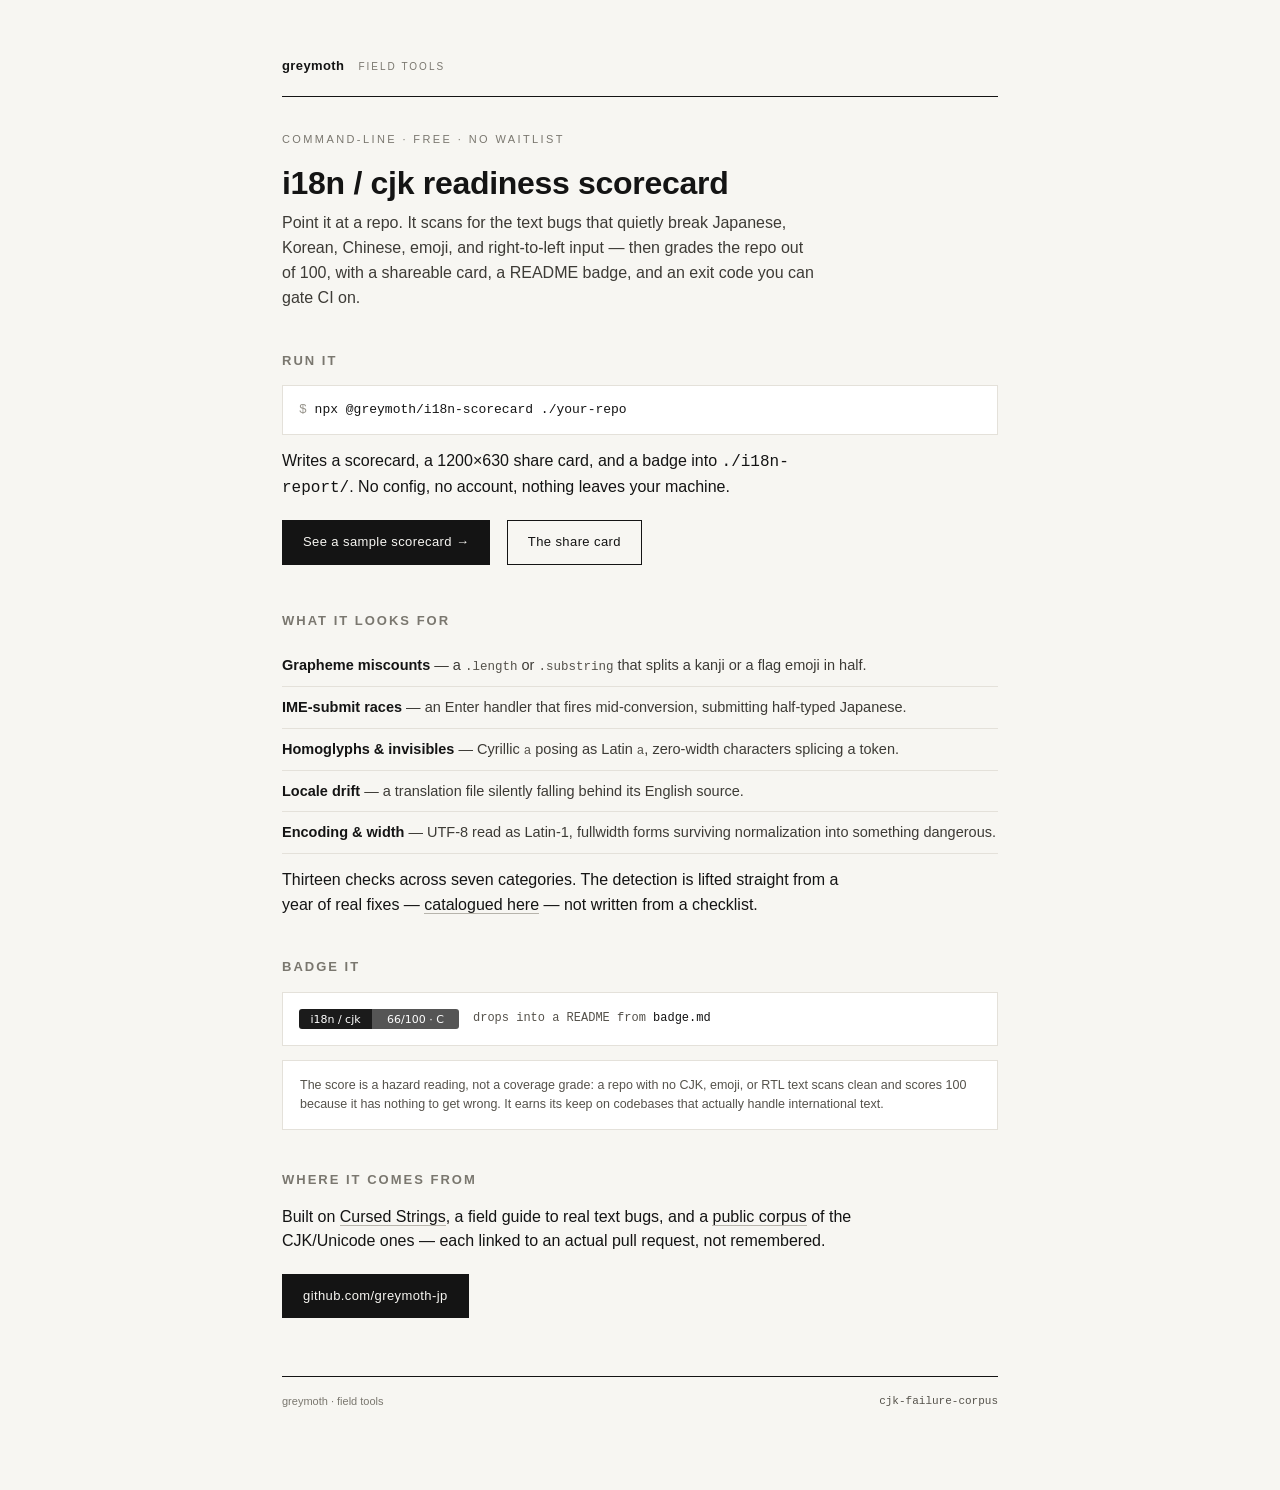
<file: i18n-scorecard/index.html>
<!doctype html>
<html lang="en">
<head>
<meta charset="utf-8">
<meta name="viewport" content="width=device-width, initial-scale=1">
<title>i18n / cjk readiness scorecard</title>
<meta name="description" content="A command-line scorecard that scans a repo for the text bugs that break Japanese, Korean, Chinese, emoji, and RTL input — grapheme miscounts, IME-submit races, homoglyphs, locale drift. Grade out of 100, shareable card, README badge, CI gate.">
<meta property="og:title" content="i18n / cjk readiness scorecard">
<meta property="og:description" content="Scan a repo for the text bugs that break CJK, emoji, and RTL. Grade /100, share card, README badge, CI gate. Free, no waitlist.">
<style>
  :root{ --ink:#141414; --paper:#f7f6f2; --track:#e4e1da; --dim:#7a776f;
    --sans:"Helvetica Neue",Helvetica,Arial,"Segoe UI",system-ui,sans-serif;
    --mono:ui-monospace,"SFMono-Regular","Menlo","Consolas","Liberation Mono",monospace; }
  *{box-sizing:border-box}
  body{margin:0;background:var(--paper);color:var(--ink);font-family:var(--sans);line-height:1.55;
    background-image:radial-gradient(rgba(20,20,20,.05) .6px,transparent .6px);background-size:4px 4px}
  .mono{font-family:var(--mono)}
  .wrap{max-width:760px;margin:0 auto;padding:56px 22px 80px}
  header{border-bottom:1px solid var(--ink);padding-bottom:20px;margin-bottom:34px}
  .kicker{font-size:11px;letter-spacing:2.4px;text-transform:uppercase;color:var(--dim)}
  .brand{font-weight:700;letter-spacing:.4px;font-size:13px}
  .brand small{font-weight:400;color:var(--dim);letter-spacing:2px;text-transform:uppercase;font-size:10px;margin-left:10px}
  h1{font-size:32px;line-height:1.1;margin:18px 0 10px;font-weight:700;letter-spacing:-.3px}
  .lede{font-size:16px;color:#3d3b36;max-width:60ch;margin:0}
  h2{font-size:13px;letter-spacing:2px;text-transform:uppercase;color:var(--dim);
    margin:40px 0 14px;font-weight:700}
  p{margin:0 0 14px;max-width:64ch}
  a{color:var(--ink);text-decoration:none;border-bottom:1px solid #b7b4ac}
  a:hover{border-bottom-color:var(--ink)}
  pre{background:#fff;border:1px solid var(--track);padding:14px 16px;overflow-x:auto;
    font-family:var(--mono);font-size:13px;margin:0 0 14px}
  .cmd .p{color:#98958d}
  ul{padding-left:0;list-style:none;margin:0 0 14px}
  li{padding:9px 0;border-bottom:1px solid var(--track);font-size:14.5px;color:#3d3b36}
  li b{font-weight:600;color:var(--ink)}
  li .mono{font-size:12.5px;color:#55524b}
  .cta{display:inline-block;border:1px solid var(--ink);background:var(--ink);color:var(--paper);
    padding:11px 20px;font-size:13px;letter-spacing:.4px;margin:6px 12px 6px 0}
  .cta.ghost{background:transparent;color:var(--ink)}
  .cta:hover{border-bottom:1px solid var(--ink)}
  .badge-demo{display:flex;align-items:center;gap:14px;flex-wrap:wrap;background:#fff;
    border:1px solid var(--track);padding:16px;margin:0 0 14px}
  .badge-demo img{height:20px}
  .note{background:#fff;border:1px solid var(--track);padding:15px 17px;font-size:12.5px;color:#55524b;margin:0 0 14px}
  footer{display:flex;justify-content:space-between;gap:18px;margin-top:52px;padding-top:16px;
    border-top:1px solid var(--ink);font-size:11px;color:var(--dim);flex-wrap:wrap}
  footer a{border-bottom:none;color:#55524b}
</style>
</head>
<body>
<div class="wrap">
  <header>
    <div class="brand">greymoth <small>field tools</small></div>
  </header>

  <div class="kicker">command-line · free · no waitlist</div>
  <h1>i18n / cjk readiness scorecard</h1>
  <p class="lede">Point it at a repo. It scans for the text bugs that quietly break Japanese, Korean, Chinese, emoji, and right-to-left input — then grades the repo out of 100, with a shareable card, a README badge, and an exit code you can gate CI on.</p>

  <h2>Run it</h2>
  <pre class="cmd mono"><span class="p">$</span> npx @greymoth/i18n-scorecard ./your-repo</pre>
  <p>Writes a scorecard, a 1200×630 share card, and a badge into <span class="mono">./i18n-report/</span>. No config, no account, nothing leaves your machine.</p>
  <a class="cta" href="sample.html">See a sample scorecard →</a>
  <a class="cta ghost" href="share-card.html">The share card</a>

  <h2>What it looks for</h2>
  <ul>
    <li><b>Grapheme miscounts</b> — a <span class="mono">.length</span> or <span class="mono">.substring</span> that splits a kanji or a flag emoji in half.</li>
    <li><b>IME-submit races</b> — an Enter handler that fires mid-conversion, submitting half-typed Japanese.</li>
    <li><b>Homoglyphs &amp; invisibles</b> — Cyrillic <span class="mono">а</span> posing as Latin <span class="mono">a</span>, zero-width characters splicing a token.</li>
    <li><b>Locale drift</b> — a translation file silently falling behind its English source.</li>
    <li><b>Encoding &amp; width</b> — UTF-8 read as Latin-1, fullwidth forms surviving normalization into something dangerous.</li>
  </ul>
  <p>Thirteen checks across seven categories. The detection is lifted straight from a year of real fixes — <a href="../cursed-strings/">catalogued here</a> — not written from a checklist.</p>

  <h2>Badge it</h2>
  <div class="badge-demo">
    <img src="badge.svg" alt="i18n readiness badge">
    <span class="mono" style="font-size:12px;color:#55524b">drops into a README from <span style="color:#111">badge.md</span></span>
  </div>
  <div class="note">The score is a hazard reading, not a coverage grade: a repo with no CJK, emoji, or RTL text scans clean and scores 100 because it has nothing to get wrong. It earns its keep on codebases that actually handle international text.</div>

  <h2>Where it comes from</h2>
  <p>Built on <a href="../cursed-strings/">Cursed Strings</a>, a field guide to real text bugs, and a <a href="https://github.com/greymoth-jp/cjk-failure-corpus">public corpus</a> of the CJK/Unicode ones — each linked to an actual pull request, not remembered.</p>

  <a class="cta" href="https://github.com/greymoth-jp">github.com/greymoth-jp</a>

  <footer>
    <span>greymoth · field tools</span>
    <span class="mono"><a href="https://github.com/greymoth-jp/cjk-failure-corpus">cjk-failure-corpus</a></span>
  </footer>
</div>
</body>
</html>
</file>
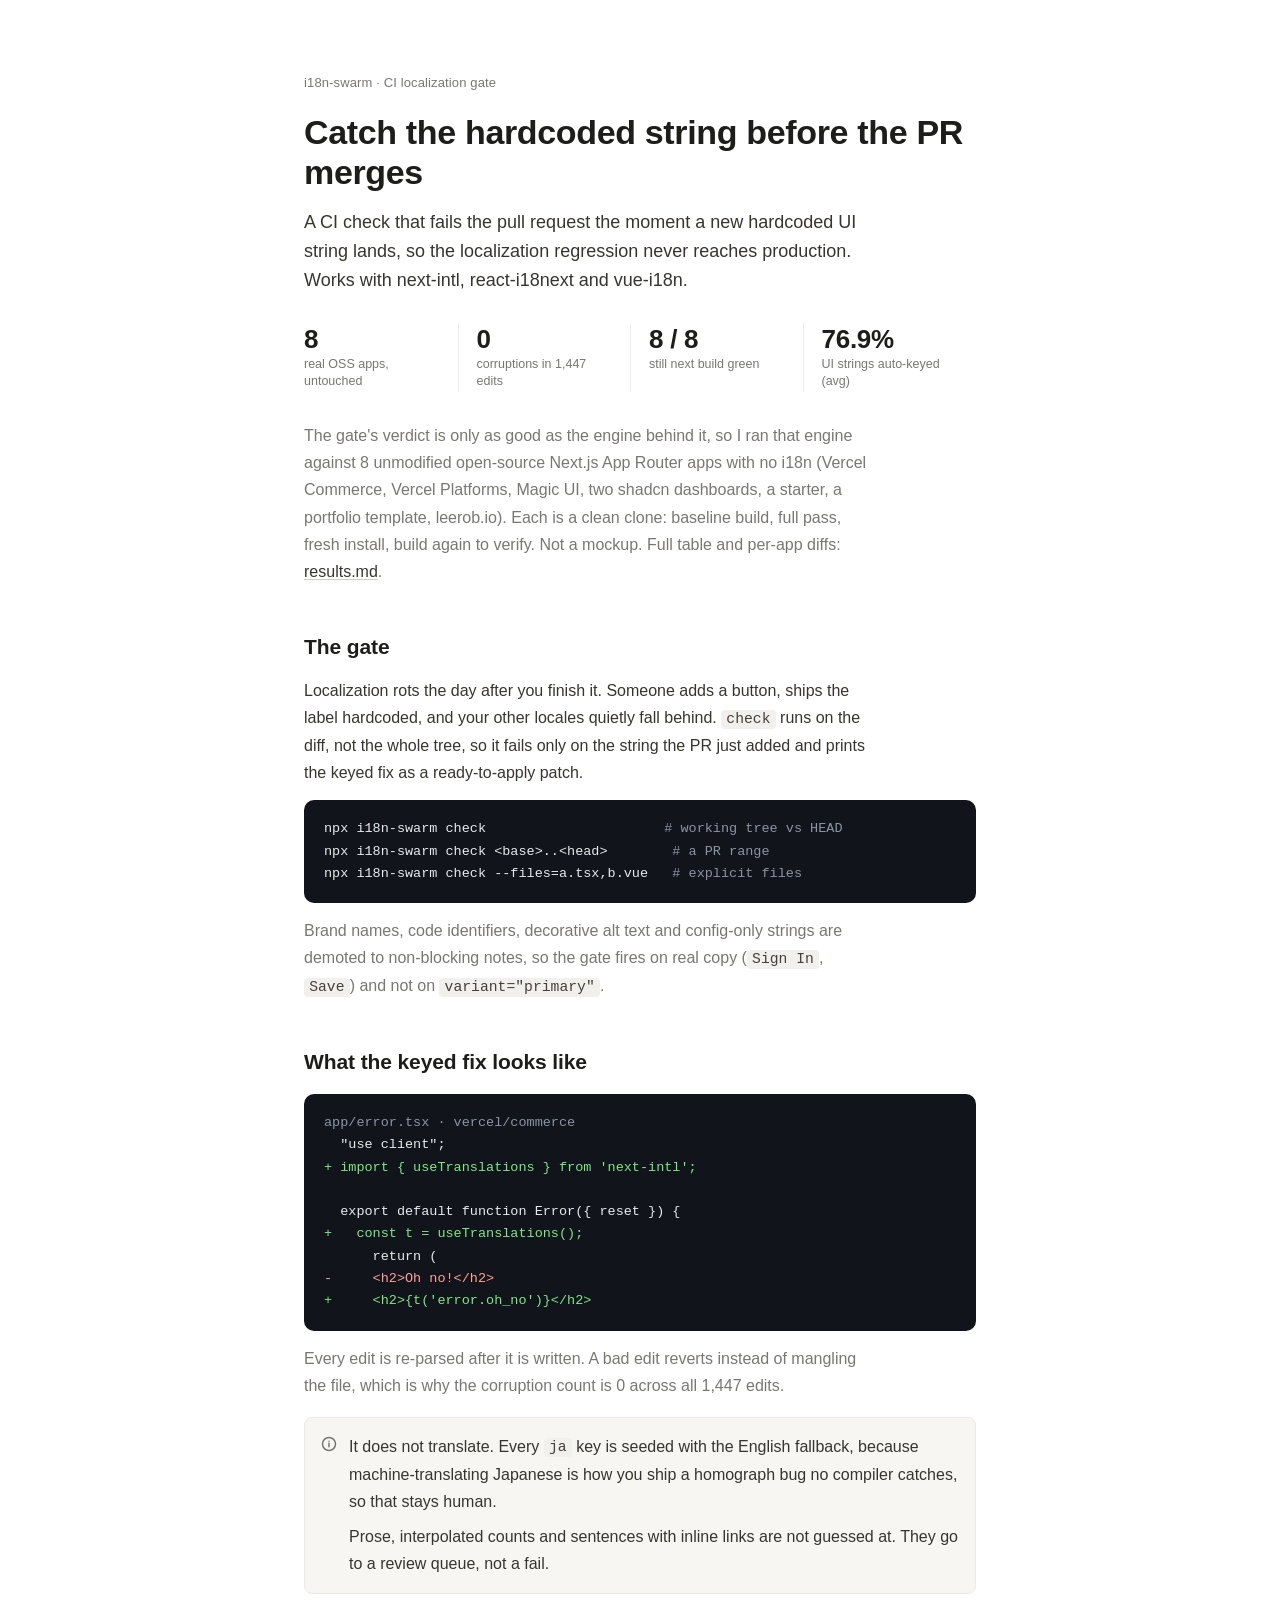
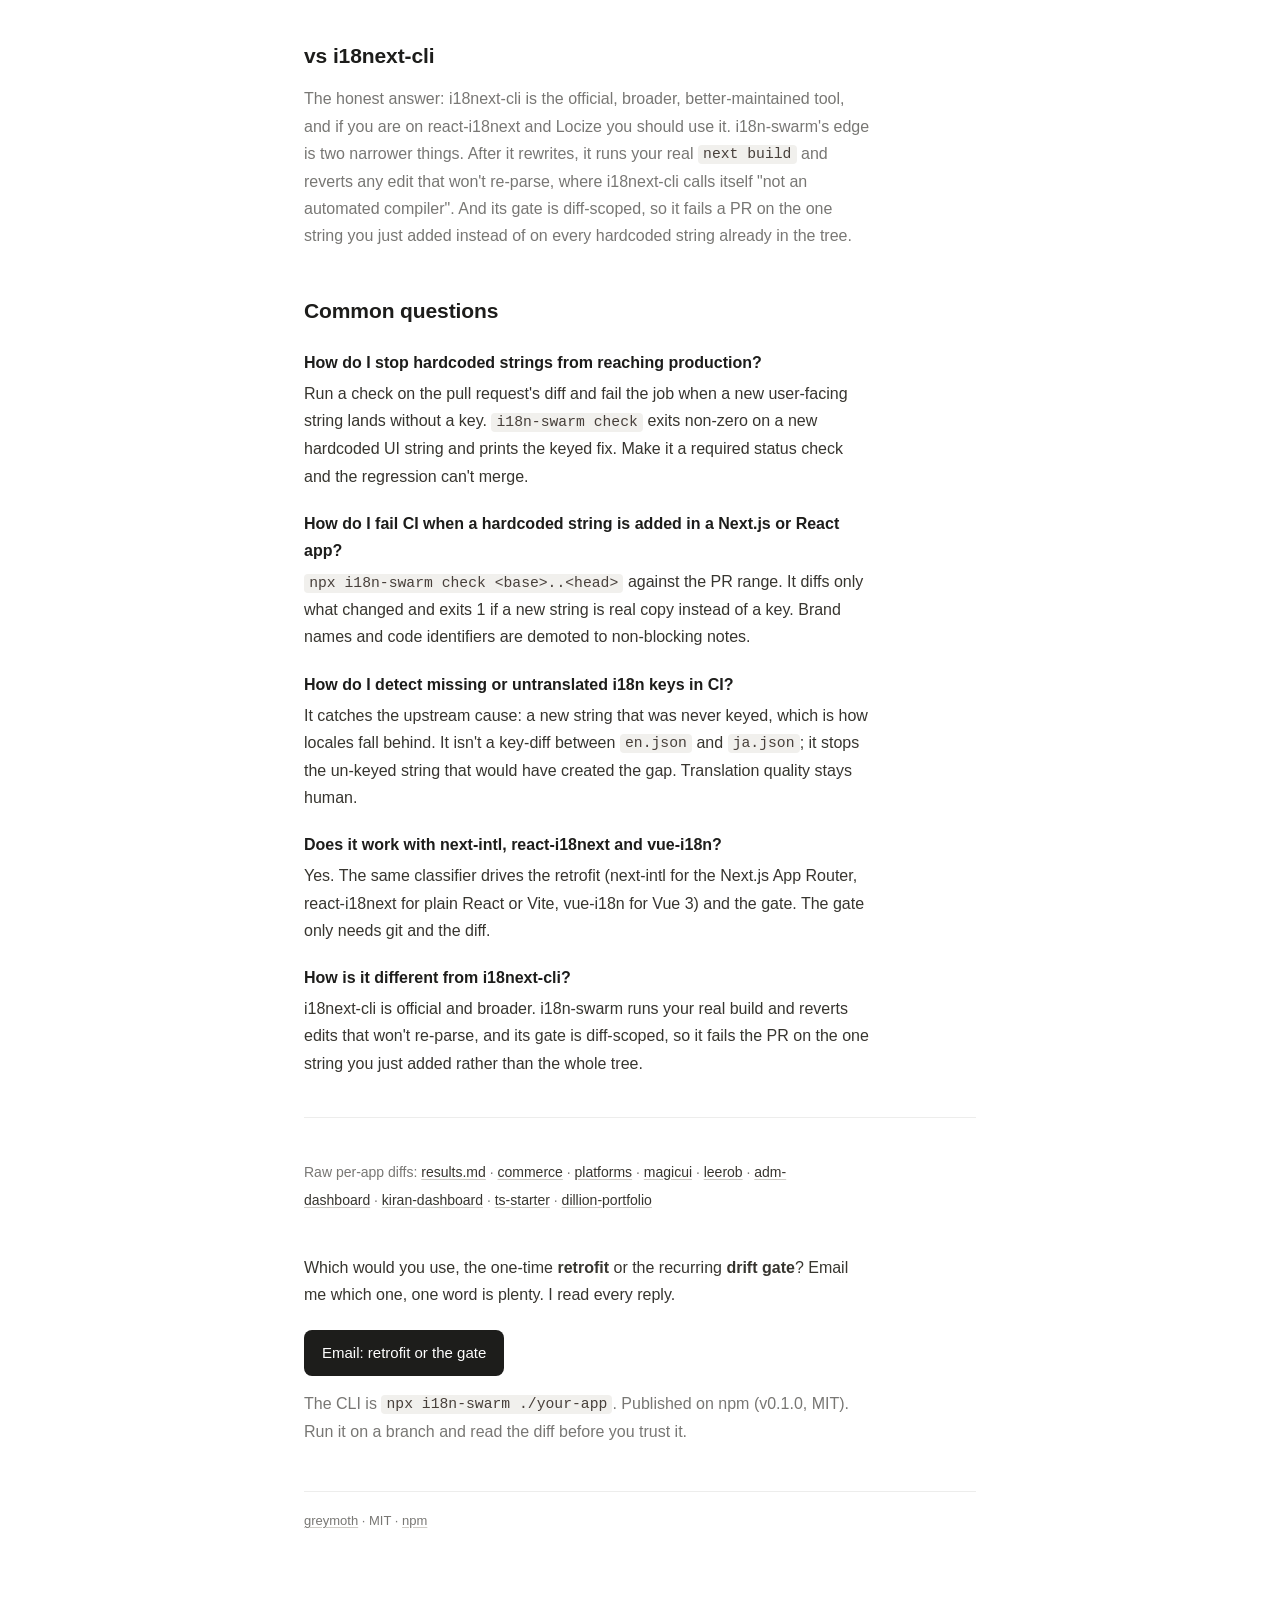
<file: i18n-swarm/index.html>
<!doctype html>
<html lang="en">
<head>
<meta charset="utf-8"/>
<meta name="viewport" content="width=device-width,initial-scale=1"/>
<title>i18n-swarm — fail the CI check when a hardcoded UI string is added (Next.js / React / Vue)</title>
<meta name="description" content="A CI gate that fails the pull request when a new hardcoded UI string is added to a Next.js, React or Vue app, so localization drift never reaches production. Diff-scoped, verified by a real next build. npx i18n-swarm check."/>
<link rel="canonical" href="https://greymoth-jp.github.io/i18n-swarm/"/>
<meta property="og:type" content="website"/>
<meta property="og:url" content="https://greymoth-jp.github.io/i18n-swarm/"/>
<meta property="og:title" content="i18n-swarm — fail the PR when a hardcoded UI string is added"/>
<meta property="og:description" content="A CI gate that catches a new hardcoded UI string before merge, so localization drift never ships. Diff-scoped, verified by a real next build over 8 real apps: 0 corruptions across 1,447 edits, 8/8 still green."/>
<meta property="og:image" content="https://greymoth-jp.github.io/i18n-swarm/assets/card.png"/>
<meta property="og:image:width" content="1200"/>
<meta property="og:image:height" content="630"/>
<meta name="twitter:card" content="summary_large_image"/>
<meta name="twitter:title" content="i18n-swarm — fail the PR when a hardcoded UI string is added"/>
<meta name="twitter:description" content="A CI gate that catches a new hardcoded UI string before merge, backed by a real next build over 8 real apps: 0 corruptions across 1,447 edits, 8/8 still green."/>
<meta name="twitter:image" content="https://greymoth-jp.github.io/i18n-swarm/assets/card.png"/>
<script type="application/ld+json">
{
  "@context": "https://schema.org",
  "@type": "SoftwareApplication",
  "name": "i18n-swarm",
  "applicationCategory": "DeveloperApplication",
  "operatingSystem": "Node.js",
  "softwareVersion": "0.1.0",
  "license": "https://spdx.org/licenses/MIT.html",
  "url": "https://greymoth-jp.github.io/i18n-swarm/",
  "downloadUrl": "https://www.npmjs.com/package/i18n-swarm",
  "author": { "@type": "Person", "name": "greymoth", "url": "https://github.com/greymoth-jp" },
  "offers": { "@type": "Offer", "price": "0", "priceCurrency": "USD" },
  "description": "A CI gate that fails a pull request when a new hardcoded user-facing UI string is added to a Next.js, React or Vue app without a translation key, so localization drift never reaches production. Diff-scoped and verified by a real next build."
}
</script>
<script type="application/ld+json">
{
  "@context": "https://schema.org",
  "@type": "FAQPage",
  "mainEntity": [
    {
      "@type": "Question",
      "name": "How do I stop hardcoded strings from reaching production?",
      "acceptedAnswer": { "@type": "Answer", "text": "Run a check on the pull request's diff (not the whole tree) and fail the job when a new user-facing string lands without a translation key. i18n-swarm's check command exits non-zero on a new hardcoded UI string and prints the keyed fix as a patch. Set it as a required status check and the regression cannot merge." }
    },
    {
      "@type": "Question",
      "name": "How do I fail CI when a hardcoded string is added in a Next.js or React app?",
      "acceptedAnswer": { "@type": "Answer", "text": "Run npx i18n-swarm check <base>..<head> against the PR range. It diffs only what changed, classifies the added JSX/Vue text and attributes, and exits 1 if any new one is real copy instead of a key. Brand names, code identifiers and decorative alt text are demoted to non-blocking notes, so it fires on Sign In, not on variant=\"primary\"." }
    },
    {
      "@type": "Question",
      "name": "How do I detect missing or untranslated i18n keys in CI?",
      "acceptedAnswer": { "@type": "Answer", "text": "i18n-swarm catches the upstream cause: a new string that was never keyed in the first place, which is how locales fall behind. It is not a key-diff between en.json and ja.json; it stops the un-keyed string that would have created the gap. Translation quality stays human, because machine-translating Japanese is how you ship a homograph bug no compiler catches." }
    },
    {
      "@type": "Question",
      "name": "Does it work with next-intl, react-i18next and vue-i18n?",
      "acceptedAnswer": { "@type": "Answer", "text": "Yes. The same classifier drives the one-time retrofit (which scaffolds next-intl for the Next.js App Router, react-i18next for plain React or Vite, and vue-i18n for Vue 3) and the recurring gate. The gate itself only needs git and the diff, so it does not care which runtime you picked." }
    },
    {
      "@type": "Question",
      "name": "How is it different from i18next-cli?",
      "acceptedAnswer": { "@type": "Answer", "text": "i18next-cli is the official, broader, better-maintained tool; on react-i18next and Locize, use it. i18n-swarm has two narrower edges: after it rewrites it runs your real next build and reverts any edit that won't re-parse (i18next-cli's own README calls it \"not an automated compiler\"), and its gate is diff-scoped, so it fails the PR on the one string you just added, not on every hardcoded string already in the tree." }
    }
  ]
}
</script>
<style>
  :root{
    --bg:#ffffff; --text:#37352f; --soft:#787774; --head:#1d1d1b;
    --rule:#ededec; --callout:#f7f6f3; --calloutbd:#eceae5;
    --codebg:#11141a; --codetx:#e7e9ee; --add:#7ee787; --del:#ffa198; --dim:#8b94a3;
    --link:#37352f;
    --sans:-apple-system,BlinkMacSystemFont,"Segoe UI","Inter",Roboto,Helvetica,Arial,sans-serif;
    --mono:"SFMono-Regular",ui-monospace,"JetBrains Mono","DM Mono",Menlo,Consolas,monospace;
  }
  *{box-sizing:border-box}
  html{scroll-behavior:smooth;-webkit-text-size-adjust:100%}
  body{
    margin:0; background:var(--bg); color:var(--text);
    font-family:var(--sans); font-size:16px; line-height:1.7;
    -webkit-font-smoothing:antialiased; text-rendering:optimizeLegibility;
  }
  .wrap{max-width:720px;margin:0 auto;padding:72px 24px 96px}
  a{color:var(--link);text-underline-offset:2px;text-decoration-color:#cfcdc7}
  a:hover{text-decoration-color:var(--text)}
  .eyebrow{font-size:13px;color:var(--soft);letter-spacing:.01em;margin:0 0 18px}
  h1{font-size:34px;line-height:1.18;font-weight:700;letter-spacing:-.01em;color:var(--head);margin:0 0 16px}
  .sub{font-size:18px;line-height:1.6;color:var(--text);margin:0 0 28px;max-width:60ch}
  h2{font-size:21px;font-weight:600;color:var(--head);letter-spacing:-.005em;margin:44px 0 12px}
  p{margin:0 0 14px;max-width:64ch}
  .soft{color:var(--soft)}
  .stats{display:flex;flex-wrap:wrap;gap:0;margin:6px 0 30px}
  .stat{flex:1 1 120px;padding:2px 18px 2px 0;margin-right:18px;border-right:1px solid var(--rule)}
  .stat:last-child{border-right:0;margin-right:0}
  .stat .n{font-size:26px;font-weight:700;color:var(--head);line-height:1.1;letter-spacing:-.01em}
  .stat .l{font-size:12.5px;color:var(--soft);margin-top:3px;line-height:1.35}
  figure{margin:26px 0}
  figure img{display:block;width:100%;height:auto;border-radius:10px;border:1px solid var(--rule)}
  figcaption{font-size:13px;color:var(--soft);margin-top:8px}
  pre{background:var(--codebg);color:var(--codetx);border-radius:10px;padding:18px 20px;overflow:auto;
      font-family:var(--mono);font-size:13.5px;line-height:1.65;margin:14px 0;white-space:pre;tab-size:2}
  pre .add{color:var(--add)} pre .del{color:var(--del)} pre .dim{color:var(--dim)}
  code{font-family:var(--mono);font-size:.92em;background:#f1f0ed;border-radius:4px;padding:.1em .35em;color:#473f3a}
  .callout{display:flex;gap:12px;background:var(--callout);border:1px solid var(--calloutbd);
           border-radius:8px;padding:15px 16px;margin:18px 0}
  .callout svg{flex:0 0 auto;margin-top:3px;color:var(--soft)}
  .callout p{margin:0;max-width:none}
  .callout p+p{margin-top:8px}
  .qa{margin:8px 0 4px}
  .q{font-size:16px;font-weight:600;color:var(--head);margin:20px 0 4px}
  .a{color:var(--text);margin:0 0 4px;max-width:64ch}
  .runs{font-size:14px;color:var(--soft);line-height:2}
  .cta{margin:40px 0 8px}
  .cta a.mail{display:inline-block;margin:8px 0 0;padding:10px 18px;border-radius:8px;background:var(--head);
              color:#fff;text-decoration:none;font-size:15px;font-weight:500}
  .cta a.mail:hover{background:#000}
  hr{border:0;border-top:1px solid var(--rule);margin:40px 0}
  footer{margin-top:46px;padding-top:18px;border-top:1px solid var(--rule);font-size:13px;color:var(--soft)}
  footer a{color:var(--soft)}
  @media (max-width:560px){ h1{font-size:28px} .sub{font-size:17px} .stat{flex-basis:46%} }
</style>
</head>
<body>
<main class="wrap">

  <p class="eyebrow">i18n-swarm · CI localization gate</p>
  <h1>Catch the hardcoded string before the PR merges</h1>
  <p class="sub">A CI check that fails the pull request the moment a new hardcoded UI string lands, so the localization regression never reaches production. Works with next-intl, react-i18next and vue-i18n.</p>

  <div class="stats">
    <div class="stat"><div class="n">8</div><div class="l">real OSS apps, untouched</div></div>
    <div class="stat"><div class="n">0</div><div class="l">corruptions in 1,447 edits</div></div>
    <div class="stat"><div class="n">8 / 8</div><div class="l">still next build green</div></div>
    <div class="stat"><div class="n">76.9%</div><div class="l">UI strings auto-keyed (avg)</div></div>
  </div>

  <p class="soft">The gate's verdict is only as good as the engine behind it, so I ran that engine against 8 unmodified open-source Next.js App Router apps with no i18n (Vercel Commerce, Vercel Platforms, Magic UI, two shadcn dashboards, a starter, a portfolio template, leerob.io). Each is a clean clone: baseline build, full pass, fresh install, build again to verify. Not a mockup. Full table and per-app diffs: <a href="./assets/results.md">results.md</a>.</p>

  <h2>The gate</h2>
  <p>Localization rots the day after you finish it. Someone adds a button, ships the label hardcoded, and your other locales quietly fall behind. <code>check</code> runs on the diff, not the whole tree, so it fails only on the string the PR just added and prints the keyed fix as a ready-to-apply patch.</p>
  <pre>npx i18n-swarm check                      <span class="dim"># working tree vs HEAD</span>
npx i18n-swarm check &lt;base&gt;..&lt;head&gt;        <span class="dim"># a PR range</span>
npx i18n-swarm check --files=a.tsx,b.vue   <span class="dim"># explicit files</span></pre>
  <p class="soft">Brand names, code identifiers, decorative alt text and config-only strings are demoted to non-blocking notes, so the gate fires on real copy (<code>Sign In</code>, <code>Save</code>) and not on <code>variant="primary"</code>.</p>

  <h2>What the keyed fix looks like</h2>
  <pre><span class="dim">app/error.tsx · vercel/commerce</span>
  "use client";
<span class="add">+ import { useTranslations } from 'next-intl';</span>

  export default function Error({ reset }) {
<span class="add">+   const t = useTranslations();</span>
      return (
<span class="del">-     &lt;h2&gt;Oh no!&lt;/h2&gt;</span>
<span class="add">+     &lt;h2&gt;{t('error.oh_no')}&lt;/h2&gt;</span></pre>
  <p class="soft">Every edit is re-parsed after it is written. A bad edit reverts instead of mangling the file, which is why the corruption count is 0 across all 1,447 edits.</p>

  <div class="callout">
    <svg width="16" height="16" viewBox="0 0 16 16" fill="none" stroke="currentColor" stroke-width="1.5"><circle cx="8" cy="8" r="6.5"/><path d="M8 7.2v3.6M8 5.2v.01" stroke-linecap="round"/></svg>
    <div>
      <p>It does not translate. Every <code>ja</code> key is seeded with the English fallback, because machine-translating Japanese is how you ship a homograph bug no compiler catches, so that stays human.</p>
      <p>Prose, interpolated counts and sentences with inline links are not guessed at. They go to a review queue, not a fail.</p>
    </div>
  </div>

  <h2>vs i18next-cli</h2>
  <p class="soft">The honest answer: i18next-cli is the official, broader, better-maintained tool, and if you are on react-i18next and Locize you should use it. i18n-swarm's edge is two narrower things. After it rewrites, it runs your real <code>next build</code> and reverts any edit that won't re-parse, where i18next-cli calls itself "not an automated compiler". And its gate is diff-scoped, so it fails a PR on the one string you just added instead of on every hardcoded string already in the tree.</p>

  <h2>Common questions</h2>
  <div class="qa">
    <p class="q">How do I stop hardcoded strings from reaching production?</p>
    <p class="a">Run a check on the pull request's diff and fail the job when a new user-facing string lands without a key. <code>i18n-swarm check</code> exits non-zero on a new hardcoded UI string and prints the keyed fix. Make it a required status check and the regression can't merge.</p>

    <p class="q">How do I fail CI when a hardcoded string is added in a Next.js or React app?</p>
    <p class="a"><code>npx i18n-swarm check &lt;base&gt;..&lt;head&gt;</code> against the PR range. It diffs only what changed and exits 1 if a new string is real copy instead of a key. Brand names and code identifiers are demoted to non-blocking notes.</p>

    <p class="q">How do I detect missing or untranslated i18n keys in CI?</p>
    <p class="a">It catches the upstream cause: a new string that was never keyed, which is how locales fall behind. It isn't a key-diff between <code>en.json</code> and <code>ja.json</code>; it stops the un-keyed string that would have created the gap. Translation quality stays human.</p>

    <p class="q">Does it work with next-intl, react-i18next and vue-i18n?</p>
    <p class="a">Yes. The same classifier drives the retrofit (next-intl for the Next.js App Router, react-i18next for plain React or Vite, vue-i18n for Vue 3) and the gate. The gate only needs git and the diff.</p>

    <p class="q">How is it different from i18next-cli?</p>
    <p class="a">i18next-cli is official and broader. i18n-swarm runs your real build and reverts edits that won't re-parse, and its gate is diff-scoped, so it fails the PR on the one string you just added rather than the whole tree.</p>
  </div>

  <hr/>

  <p class="runs">Raw per-app diffs:
    <a href="./assets/results.md">results.md</a> ·
    <a href="./assets/diffs/commerce.diff">commerce</a> ·
    <a href="./assets/diffs/platforms.diff">platforms</a> ·
    <a href="./assets/diffs/magicui.diff">magicui</a> ·
    <a href="./assets/diffs/leerob.diff">leerob</a> ·
    <a href="./assets/diffs/adm-dashboard.diff">adm-dashboard</a> ·
    <a href="./assets/diffs/kiran-dashboard.diff">kiran-dashboard</a> ·
    <a href="./assets/diffs/ts-starter.diff">ts-starter</a> ·
    <a href="./assets/diffs/dillion-portfolio.diff">dillion-portfolio</a>
  </p>

  <div class="cta">
    <p>Which would you use, the one-time <b>retrofit</b> or the recurring <b>drift gate</b>? Email me which one, one word is plenty. I read every reply.</p>
    <a class="mail" href="mailto:greymoth@glovrex.com?subject=i18n-swarm&amp;body=I%27d%20use%20the%20(retrofit%20%2F%20drift-gate)%20because%3A%0A%0AMy%20stack%3A%20">Email: retrofit or the gate</a>
    <p class="soft" style="margin-top:14px">The CLI is <code>npx i18n-swarm ./your-app</code>. Published on npm (v0.1.0, MIT). Run it on a branch and read the diff before you trust it.</p>
  </div>

  <footer>
    <a href="/">greymoth</a> · MIT · <a href="https://www.npmjs.com/package/i18n-swarm">npm</a>
  </footer>

</main>
</body>
</html>
</file>
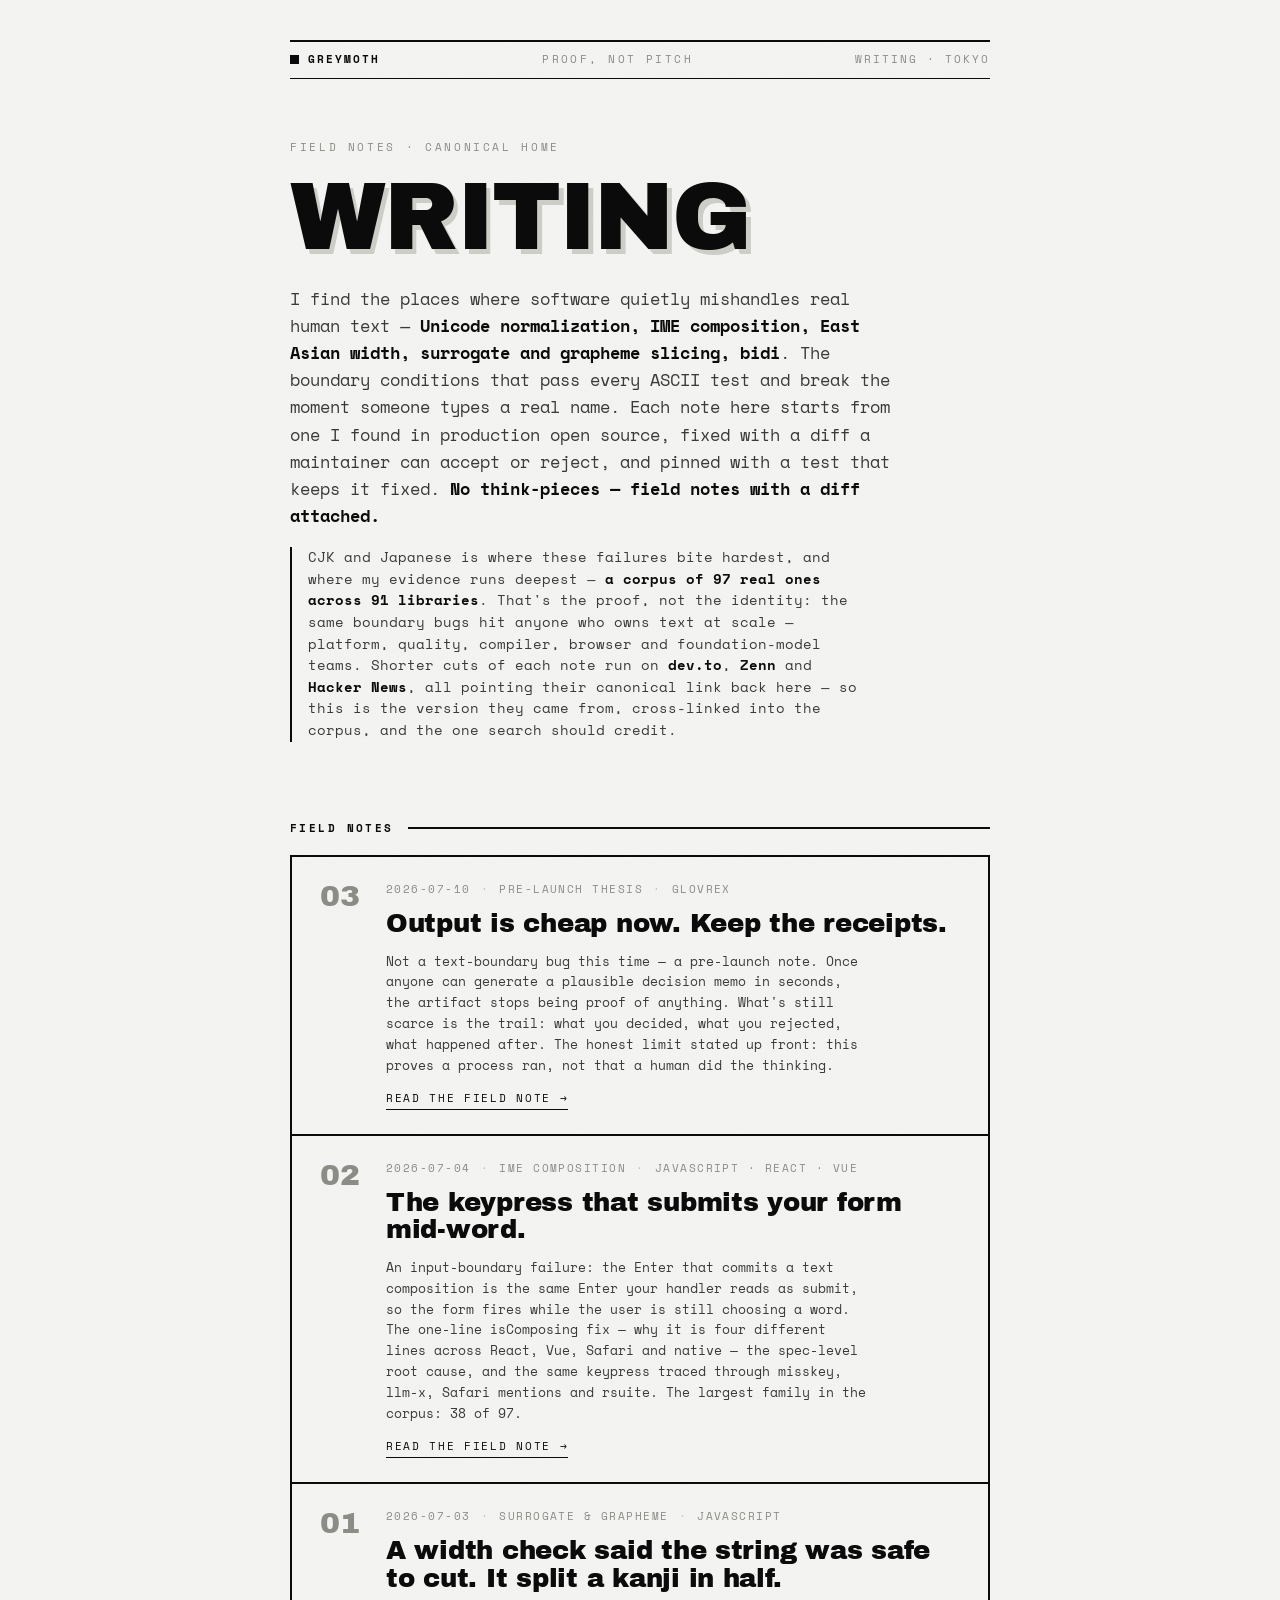
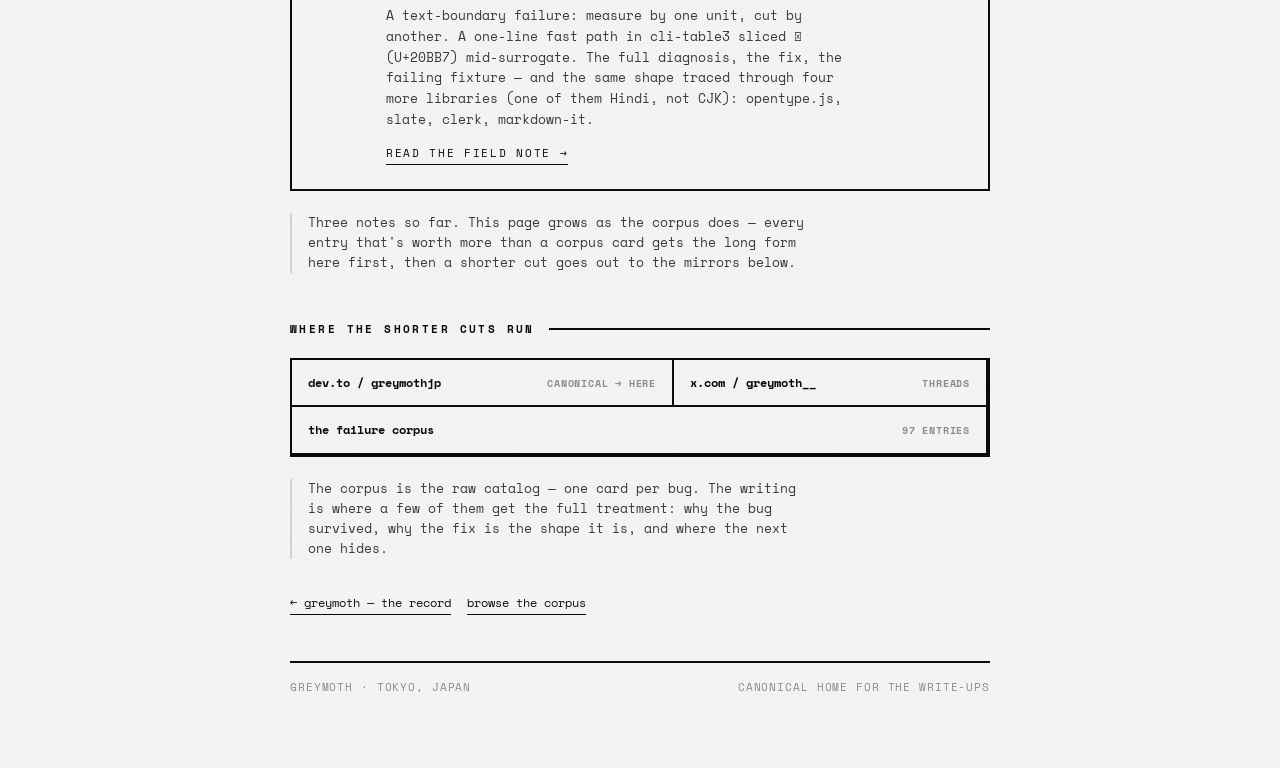
<file: writing/index.html>
<!DOCTYPE html>
<html lang="en">
<head>
<meta charset="utf-8">
<meta name="viewport" content="width=device-width, initial-scale=1">
<title>Writing — greymoth</title>
<meta name="description" content="The canonical home for greymoth's deep write-ups on real-world text-boundary failures — Unicode normalization, IME composition, East Asian width, surrogate/grapheme slicing, bidi — the boundary conditions that quietly break software everywhere. CJK is the hardest-case proof: a corpus of 97 real failures across 91 OSS libraries. dev.to, Zenn and Hacker News mirror these; this is where they live.">
<link rel="canonical" href="https://greymoth-jp.github.io/writing/">
<link rel="alternate" type="application/atom+xml" title="greymoth — launches" href="https://greymoth-jp.github.io/feed.xml">

<!-- Open Graph -->
<meta property="og:type" content="website">
<meta property="og:url" content="https://greymoth-jp.github.io/writing/">
<meta property="og:title" content="Writing — greymoth">
<meta property="og:description" content="Canonical deep write-ups on real-world text-boundary failures — Unicode, IME, East Asian width, surrogate/grapheme slicing — that quietly break software everywhere. CJK is the hardest-case proof. dev.to and Zenn mirror these; this is where they live.">
<meta property="og:image" content="https://greymoth-jp.github.io/og.png">
<meta property="og:image:width" content="1200">
<meta property="og:image:height" content="630">
<meta name="twitter:card" content="summary_large_image">
<meta name="twitter:title" content="Writing — greymoth">
<meta name="twitter:description" content="Canonical deep write-ups on text-boundary failures that break software everywhere — Unicode, IME, width, surrogate/grapheme slicing. CJK is the hardest-case proof. dev.to and Zenn mirror these.">
<meta name="twitter:image" content="https://greymoth-jp.github.io/og.png">

<!-- Structured data -->
<script type="application/ld+json">
{
  "@context": "https://schema.org",
  "@type": "CollectionPage",
  "name": "Writing — greymoth",
  "url": "https://greymoth-jp.github.io/writing/",
  "description": "The canonical home for greymoth's deep technical write-ups on real-world text-boundary failures — Unicode normalization, IME composition, East Asian width, surrogate/grapheme slicing, bidi — that quietly break software everywhere. CJK is the hardest-case proof, backed by a corpus of 97 real failures across 91 OSS libraries. Each field note carries a real diff, a runnable fixture, and the fix.",
  "author": { "@type": "Person", "name": "greymoth", "url": "https://greymoth-jp.github.io/" }
}
</script>

<link rel="preconnect" href="https://fonts.googleapis.com">
<link rel="preconnect" href="https://fonts.gstatic.com" crossorigin>
<link href="https://fonts.googleapis.com/css2?family=Archivo+Black&family=Space+Mono:ital,wght@0,400;0,700;1,400;1,700&display=swap" rel="stylesheet">

<style>
  :root{
    --paper:#f4f4f2;--ink:#0b0b0b;--soft:#3a3a38;--faded:#8c8c87;
    --hair:#d3d3cd;--ghost:#cdcdc7;
    --disp:"Archivo Black",Impact,sans-serif;
    --mono:"Space Mono","SFMono-Regular",ui-monospace,Menlo,Consolas,monospace;
  }
  *{box-sizing:border-box}
  html{-webkit-text-size-adjust:100%}
  html,body{overflow-x:hidden}
  ::selection{background:var(--ink);color:var(--paper)}
  body{
    margin:0;background:var(--paper);color:var(--ink);
    font-family:var(--mono);font-size:15px;line-height:1.6;
    background-image:
      url("data:image/svg+xml,%3Csvg xmlns='http://www.w3.org/2000/svg' width='160' height='160'%3E%3Cfilter id='n'%3E%3CfeTurbulence type='fractalNoise' baseFrequency='0.85' numOctaves='2' stitchTiles='stitch'/%3E%3CfeColorMatrix type='saturate' values='0'/%3E%3C/filter%3E%3Crect width='160' height='160' filter='url(%23n)' opacity='0.04'/%3E%3C/svg%3E");
  }
  a{color:inherit;text-decoration:none}
  .wrap{max-width:760px;margin:0 auto;padding:clamp(22px,5vw,40px) clamp(18px,5vw,30px) 72px}

  .masthead{
    display:flex;justify-content:space-between;align-items:center;gap:14px;flex-wrap:wrap;
    font-size:11px;letter-spacing:.18em;text-transform:uppercase;
    padding:9px 0;border-top:2px solid var(--ink);border-bottom:1px solid var(--ink);color:var(--ink);
  }
  .masthead .brand{display:flex;align-items:center;gap:9px;font-weight:700}
  .masthead .sq{width:9px;height:9px;background:var(--ink);display:inline-block}
  .masthead .mid{color:var(--faded);letter-spacing:.22em}
  .masthead .ed{color:var(--faded)}
  .masthead a{transition:opacity .12s ease}
  .masthead a:hover{opacity:.55}
  @media(max-width:560px){.masthead .mid{display:none}}

  header{padding:clamp(34px,8vw,60px) 0 clamp(20px,4vw,30px)}
  .eyebrow{font-size:11px;letter-spacing:.24em;text-transform:uppercase;color:var(--faded);margin:0 0 18px}
  h1{
    font-family:var(--disp);font-weight:400;
    font-size:clamp(46px,12vw,96px);line-height:.9;letter-spacing:-.02em;
    text-transform:uppercase;margin:0;text-shadow:.045em .05em 0 var(--ghost);
  }
  .sub{font-family:var(--mono);font-size:clamp(14px,2.4vw,17px);color:var(--soft);margin:24px 0 0;max-width:60ch;line-height:1.6}
  .sub b{color:var(--ink);font-weight:700}
  .lede{
    font-size:13.5px;color:var(--soft);margin:18px 0 0;max-width:64ch;
    padding-left:16px;border-left:2px solid var(--ink);line-height:1.6;
  }
  .lede b{color:var(--ink);font-weight:700}

  .label{
    font-family:var(--mono);font-size:11px;letter-spacing:.22em;text-transform:uppercase;
    color:var(--ink);font-weight:700;margin:48px 0 18px;
    display:flex;align-items:center;gap:14px;
  }
  .label::after{content:"";flex:1;height:2px;background:var(--ink)}

  /* article rows */
  .list{border:2px solid var(--ink);border-top:none}
  .item{
    display:grid;grid-template-columns:auto 1fr;gap:clamp(14px,3.4vw,26px);align-items:start;
    padding:24px clamp(16px,4vw,28px);border-top:2px solid var(--ink);
    transition:background .12s ease,color .12s ease;
  }
  .item:hover{background:var(--ink);color:var(--paper)}
  .item:focus-visible{outline:3px solid var(--ink);outline-offset:-3px}
  .item .no{font-family:var(--disp);font-size:clamp(20px,4.6vw,30px);line-height:1;color:var(--faded)}
  .item:hover .no{color:var(--paper)}
  .item .main{min-width:0}
  .item .meta{
    font-size:10.5px;letter-spacing:.14em;text-transform:uppercase;color:var(--faded);
    display:flex;gap:10px;flex-wrap:wrap;align-items:center;margin:0 0 12px;
  }
  .item:hover .meta{color:#bdbdb7}
  .item .meta .sep{opacity:.5}
  .item h2{
    font-family:var(--disp);font-weight:400;
    font-size:clamp(18px,4.4vw,26px);line-height:1.06;letter-spacing:-.01em;margin:0;
    overflow-wrap:break-word;
  }
  .item p{font-size:13px;color:var(--soft);margin:13px 0 0;max-width:60ch;line-height:1.6}
  .item:hover p{color:#d8d8d2}
  .item .go{
    font-size:10.5px;letter-spacing:.16em;text-transform:uppercase;margin-top:15px;
    border-bottom:1.5px solid currentColor;padding-bottom:2px;display:inline-block;
  }
  @media(max-width:560px){
    .item{grid-template-columns:1fr;gap:8px}
    .item .no{font-size:20px}
  }

  .note{
    font-size:12.5px;color:var(--soft);margin:22px 0 0;max-width:66ch;
    padding-left:16px;border-left:2px solid var(--hair);line-height:1.6;
  }
  .note b{color:var(--ink);font-weight:700}

  /* mirror strip */
  .mirror{display:flex;flex-wrap:wrap;gap:0;border:2px solid var(--ink);border-bottom:none;margin-top:20px}
  .mirror a{
    flex:1 1 auto;min-width:0;
    border-bottom:2px solid var(--ink);border-right:2px solid var(--ink);
    padding:13px 16px;font-family:var(--mono);font-weight:700;font-size:12px;
    display:flex;justify-content:space-between;align-items:baseline;gap:10px;
    transition:background .12s ease,color .12s ease;
  }
  .mirror a:hover{background:var(--ink);color:var(--paper)}
  .mirror a .k{font-size:10px;color:var(--faded);letter-spacing:.08em;text-transform:uppercase;white-space:nowrap}
  .mirror a:hover .k{color:#bdbdb7}
  .mirror .fill{flex:1 1 999px;border-bottom:2px solid var(--ink)}

  .backline{display:flex;gap:16px;flex-wrap:wrap;margin-top:34px}
  .backline a{font-size:12px;color:var(--ink);border-bottom:1.5px solid var(--ink);padding-bottom:2px;transition:opacity .12s ease}
  .backline a:hover{opacity:.55}

  footer{
    margin-top:46px;padding-top:16px;border-top:2px solid var(--ink);
    font-size:11px;color:var(--faded);letter-spacing:.08em;text-transform:uppercase;
    display:flex;justify-content:space-between;gap:14px;flex-wrap:wrap;
  }
</style>
</head>
<body>
<div class="wrap">

  <div class="masthead">
    <span class="brand"><span class="sq"></span> <a href="https://greymoth-jp.github.io/">greymoth</a></span>
    <span class="mid">proof, not pitch</span>
    <span class="ed">Writing · Tokyo</span>
  </div>

  <header>
    <p class="eyebrow">field notes · canonical home</p>
    <h1>Writing</h1>
    <p class="sub">I find the places where software quietly mishandles real human text — <b>Unicode normalization, IME composition, East Asian width, surrogate and grapheme slicing, bidi</b>. The boundary conditions that pass every ASCII test and break the moment someone types a real name. Each note here starts from one I found in production open source, fixed with a diff a maintainer can accept or reject, and pinned with a test that keeps it fixed. <b>No think-pieces — field notes with a diff attached.</b></p>
    <p class="lede">CJK and Japanese is where these failures bite hardest, and where my evidence runs deepest — <b>a corpus of 97 real ones across 91 libraries</b>. That's the proof, not the identity: the same boundary bugs hit anyone who owns text at scale — platform, quality, compiler, browser and foundation-model teams. Shorter cuts of each note run on <b>dev.to</b>, <b>Zenn</b> and <b>Hacker News</b>, all pointing their canonical link back here — so this is the version they came from, cross-linked into the corpus, and the one search should credit.</p>
  </header>

  <p class="label">Field notes</p>
  <div class="list">

    <a class="item" href="https://greymoth-jp.github.io/writing/keep-the-receipts.html">
      <div class="no">03</div>
      <div class="main">
        <div class="meta">
          <span>2026-07-10</span><span class="sep">·</span>
          <span>pre-launch thesis</span><span class="sep">·</span>
          <span>Glovrex</span>
        </div>
        <h2>Output is cheap now. Keep the receipts.</h2>
        <p>Not a text-boundary bug this time — a pre-launch note. Once anyone can generate a plausible decision memo in seconds, the artifact stops being proof of anything. What's still scarce is the trail: what you decided, what you rejected, what happened after. The honest limit stated up front: this proves a process ran, not that a human did the thinking.</p>
        <span class="go">read the field note →</span>
      </div>
    </a>

    <a class="item" href="https://greymoth-jp.github.io/writing/the-keypress-that-submits-your-form-mid-word.html">
      <div class="no">02</div>
      <div class="main">
        <div class="meta">
          <span>2026-07-04</span><span class="sep">·</span>
          <span>IME composition</span><span class="sep">·</span>
          <span>JavaScript · React · Vue</span>
        </div>
        <h2>The keypress that submits your form mid-word.</h2>
        <p>An input-boundary failure: the Enter that commits a text composition is the same Enter your handler reads as submit, so the form fires while the user is still choosing a word. The one-line isComposing fix — why it is four different lines across React, Vue, Safari and native — the spec-level root cause, and the same keypress traced through misskey, llm-x, Safari mentions and rsuite. The largest family in the corpus: 38 of 97.</p>
        <span class="go">read the field note →</span>
      </div>
    </a>

    <a class="item" href="https://greymoth-jp.github.io/writing/a-width-check-that-split-a-kanji.html">
      <div class="no">01</div>
      <div class="main">
        <div class="meta">
          <span>2026-07-03</span><span class="sep">·</span>
          <span>surrogate &amp; grapheme</span><span class="sep">·</span>
          <span>JavaScript</span>
        </div>
        <h2>A width check said the string was safe to cut. It split a kanji in half.</h2>
        <p>A text-boundary failure: measure by one unit, cut by another. A one-line fast path in cli-table3 sliced 𠮷 (U+20BB7) mid-surrogate. The full diagnosis, the fix, the failing fixture — and the same shape traced through four more libraries (one of them Hindi, not CJK): opentype.js, slate, clerk, markdown-it.</p>
        <span class="go">read the field note →</span>
      </div>
    </a>

  </div>

  <p class="note">Three notes so far. This page grows as the corpus does — every entry that's worth more than a corpus card gets the long form here first, then a shorter cut goes out to the mirrors below.</p>

  <p class="label">Where the shorter cuts run</p>
  <div class="mirror">
    <a href="https://dev.to/greymothjp"><span>dev.to / greymothjp</span><span class="k">canonical → here</span></a>
    <a href="https://x.com/greymoth__"><span>x.com / greymoth__</span><span class="k">threads</span></a>
    <a href="https://greymoth-jp.github.io/cjk-failure-corpus/"><span>the failure corpus</span><span class="k">97 entries</span></a>
    <span class="fill" aria-hidden="true"></span>
  </div>
  <p class="note">The corpus is the raw catalog — one card per bug. The writing is where a few of them get the full treatment: why the bug survived, why the fix is the shape it is, and where the next one hides.</p>

  <div class="backline">
    <a href="https://greymoth-jp.github.io/">← greymoth — the record</a>
    <a href="https://greymoth-jp.github.io/cjk-failure-corpus/">browse the corpus</a>
  </div>

  <footer>
    <span>greymoth · Tokyo, Japan</span>
    <span>canonical home for the write-ups</span>
  </footer>

</div>
</body>
</html>
</file>
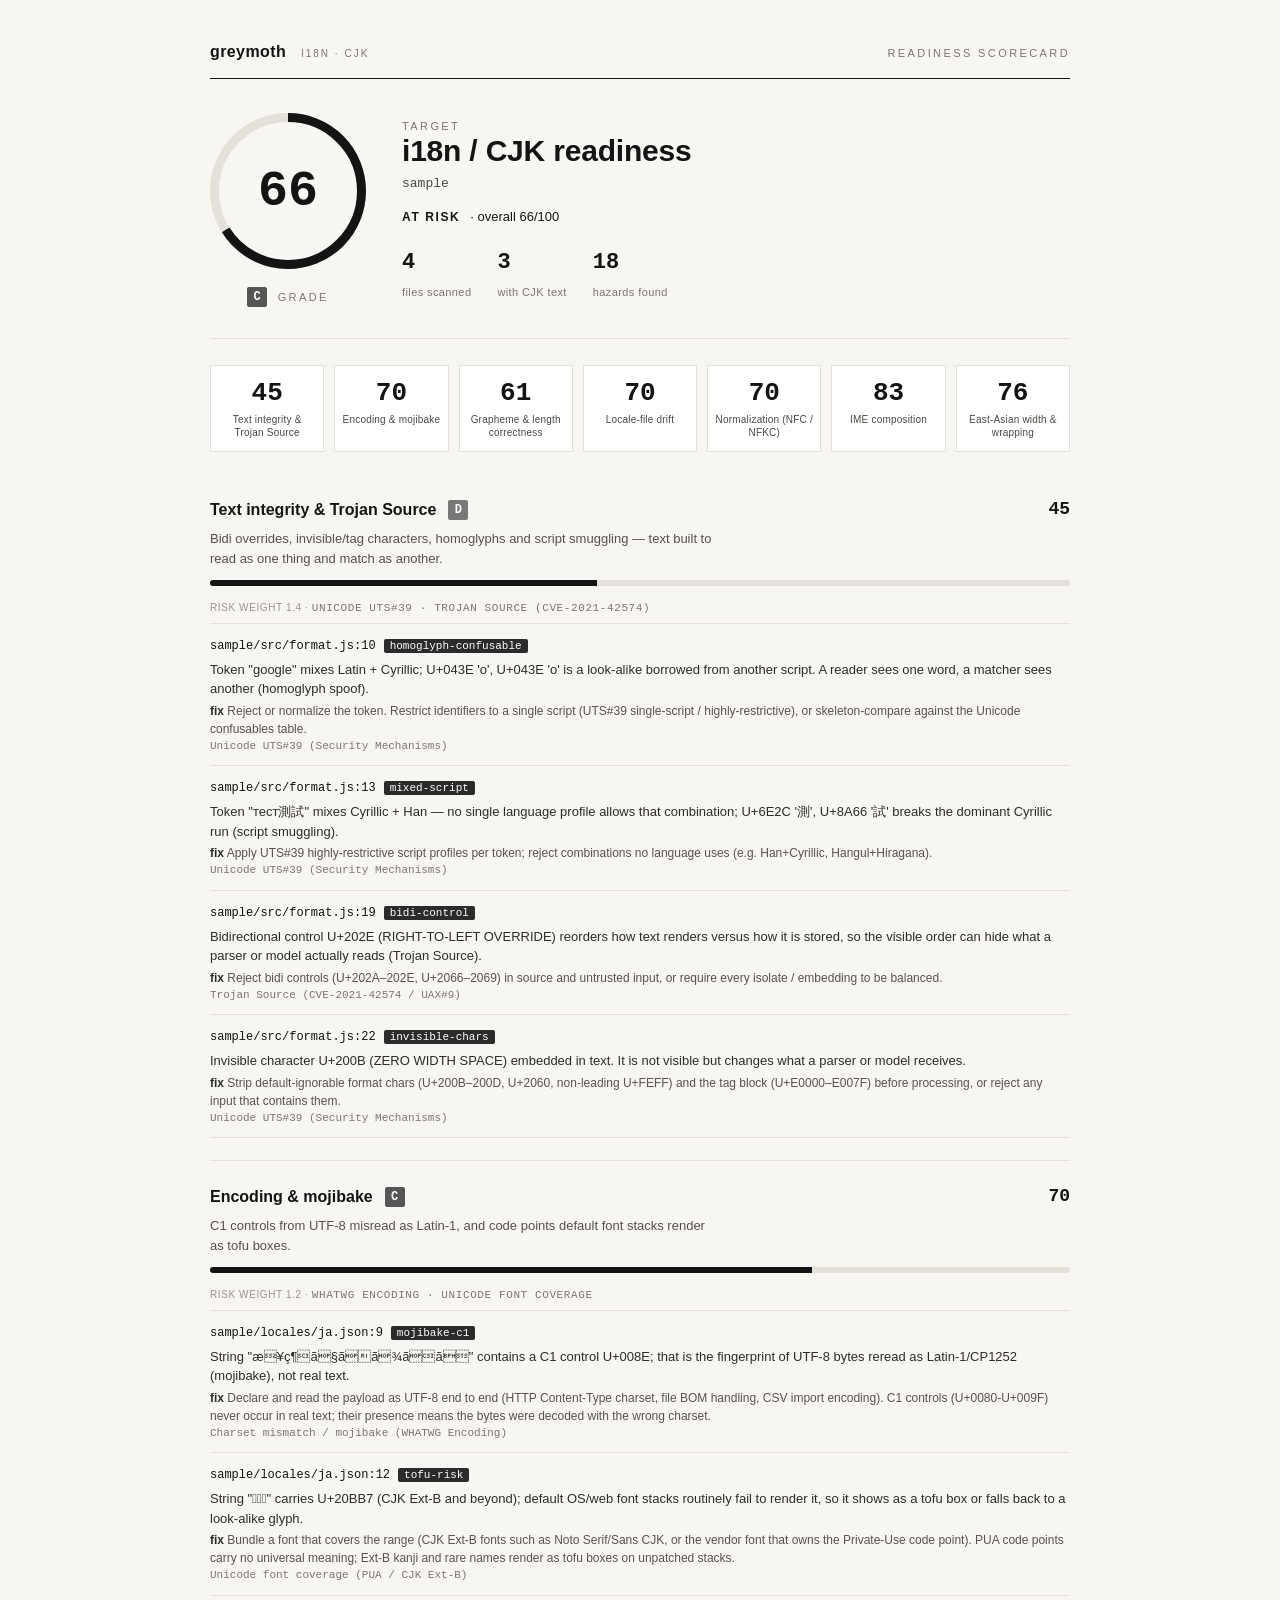
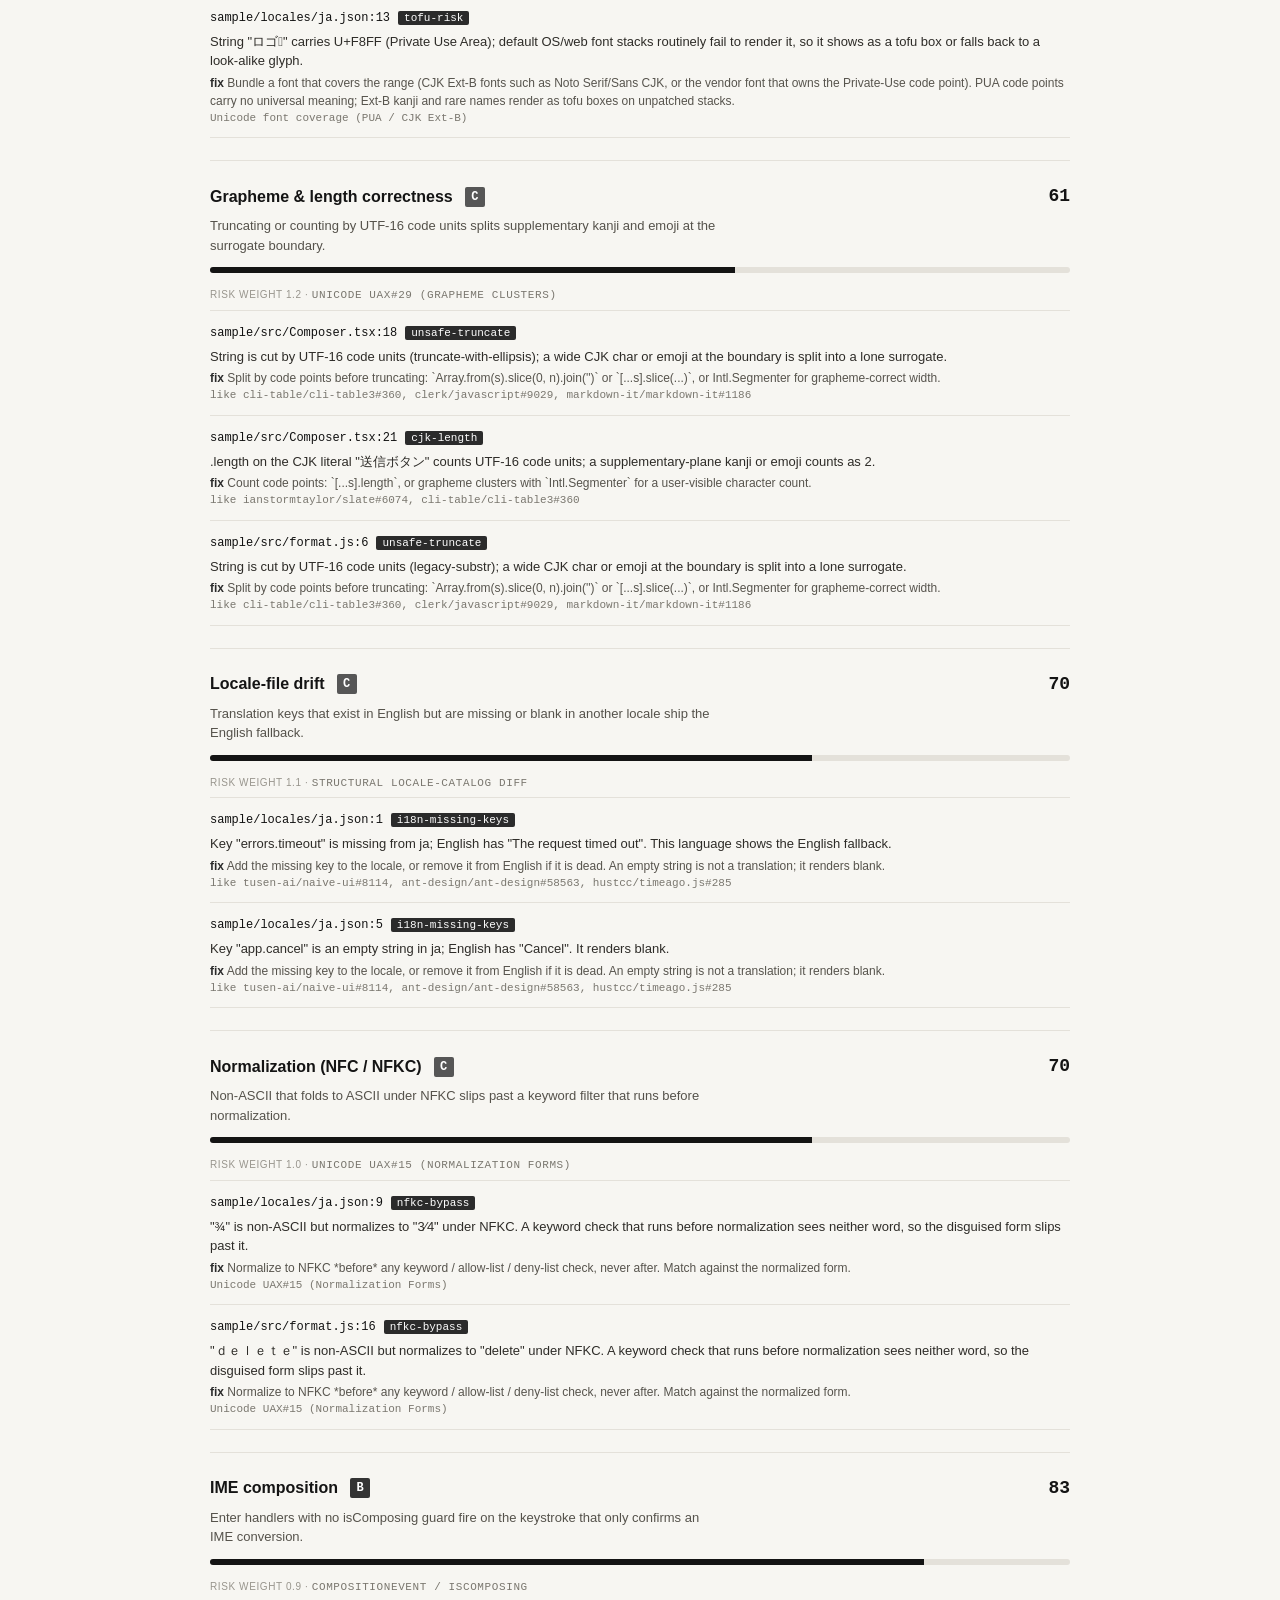
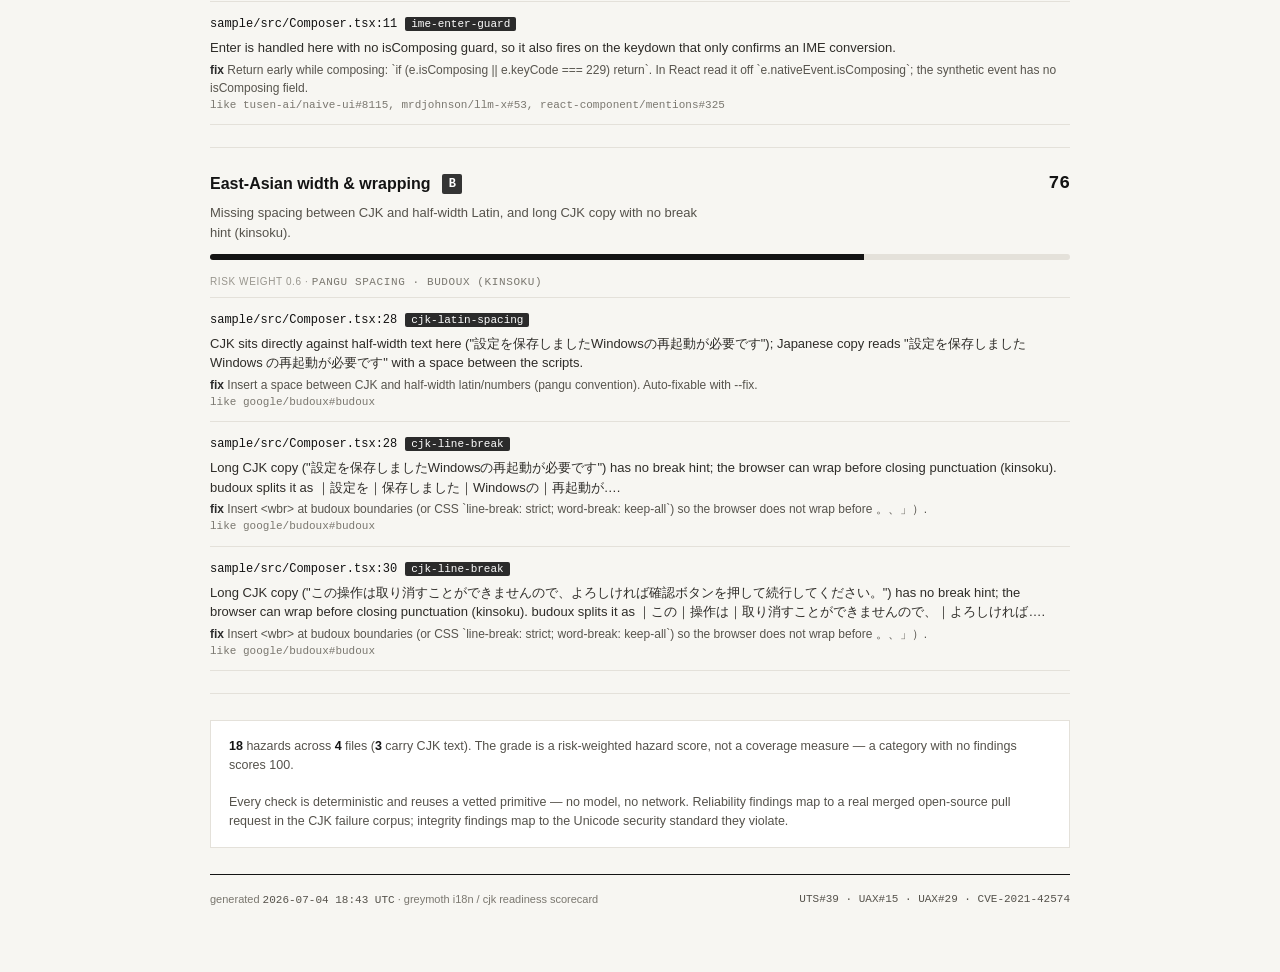
<file: i18n-scorecard/sample.html>
<!doctype html><html lang="en"><head><meta charset="utf-8">
<meta name="viewport" content="width=device-width,initial-scale=1">
<title>i18n / cjk readiness — sample</title>
<style>
:root{
  --ink:#141414; --paper:#f7f6f2; --track:#e4e1da;
  --sans:"Helvetica Neue",Helvetica,Arial,"Segoe UI",system-ui,sans-serif;
  --mono:ui-monospace,"SFMono-Regular","Menlo","Consolas","Liberation Mono",monospace;
}
*{box-sizing:border-box}
html,body{margin:0}
body{background:var(--paper);color:var(--ink);font-family:var(--sans);
  -webkit-font-smoothing:antialiased;line-height:1.5;
  background-image:radial-gradient(rgba(20,20,20,.05) .6px,transparent .6px);background-size:4px 4px}
.wrap{max-width:940px;margin:0 auto;padding:40px 40px 64px}
.mono{font-family:var(--mono)}
.kicker{font-size:11px;letter-spacing:2.4px;text-transform:uppercase;color:#7a776f}
hr.rule{border:0;border-top:1px solid var(--ink);margin:0}
hr.hair{border:0;border-top:1px solid var(--track);margin:0}

.top{display:flex;justify-content:space-between;align-items:baseline;padding-bottom:14px}
.brand{font-weight:700;letter-spacing:.4px}
.brand small{font-weight:400;color:#7a776f;letter-spacing:2px;text-transform:uppercase;font-size:10px;margin-left:10px}

.hero{display:flex;gap:36px;align-items:center;padding:34px 0 30px}
.hero .score{flex:0 0 auto;text-align:center}
.hero .meta{flex:1 1 auto}
.hero h1{font-size:30px;line-height:1.12;margin:0 0 6px;font-weight:700;letter-spacing:-.2px}
.hero .target{font-family:var(--mono);font-size:13px;color:#4a4843;word-break:break-all}
.verdict{display:inline-flex;align-items:center;gap:10px;margin-top:14px;font-size:13px}
.verdict b{text-transform:uppercase;letter-spacing:1.6px;font-size:12px}
.facts{display:flex;gap:26px;margin-top:18px;flex-wrap:wrap}
.fact{}
.fact .n{font-family:var(--mono);font-size:22px;font-weight:600;display:block}
.fact .l{font-size:11px;color:#7a776f;letter-spacing:.4px}

.chip{display:inline-block;min-width:20px;text-align:center;color:#fff;font-family:var(--mono);
  font-weight:600;font-size:12px;padding:1px 6px;border-radius:2px;vertical-align:middle}

.gauges{display:grid;grid-template-columns:repeat(7,1fr);gap:10px;margin:26px 0 8px}
.gauges.six{grid-template-columns:repeat(6,1fr)}
.gauge{text-align:center;padding:14px 6px 12px;border:1px solid var(--track);background:#fff}
.gauge .g-score{font-family:var(--mono);font-size:26px;font-weight:600;line-height:1}
.gauge .g-score.na{color:#b7b4ac;font-size:20px}
.gauge .g-label{font-size:10px;line-height:1.25;color:#4a4843;margin-top:8px;letter-spacing:.2px}

.cat{padding:22px 0}
.cat-h{display:flex;align-items:center;gap:12px}
.cat-h .name{font-weight:700;font-size:16px}
.cat-h .sc{margin-left:auto;font-family:var(--mono);font-weight:600;font-size:18px}
.cat .blurb{color:#55524b;font-size:13px;margin:6px 0 12px;max-width:70ch}
.bar{height:6px;background:var(--track);border-radius:3px;overflow:hidden;margin:10px 0 14px}
.bar .fill{height:100%;background:var(--ink)}
.wt{font-size:10px;color:#98958d;letter-spacing:.6px;text-transform:uppercase}
.std{font-size:11px;color:#7a776f;font-family:var(--mono)}

.finds{margin-top:6px;border-top:1px solid var(--track)}
.find{padding:11px 0;border-bottom:1px solid var(--track);font-size:13px}
.find .loc{font-family:var(--mono);font-size:12px;color:#111}
.find .r{font-family:var(--mono);font-size:11px;color:#fff;background:#2b2b2b;padding:1px 6px;border-radius:2px;margin-left:8px}
.find .msg{margin:5px 0 3px;color:#2e2c28}
.find .fix{color:#57544d;font-size:12px}
.find .fix b{color:#2b2b2b;font-weight:600}
.more{font-size:12px;color:#7a776f;padding:9px 0}
.clean{color:#57544d;font-size:13px;padding:6px 0}

.note{background:#fff;border:1px solid var(--track);padding:16px 18px;margin-top:26px;font-size:12.5px;color:#55524b}
.note b{color:var(--ink)}
.foot{display:flex;justify-content:space-between;gap:20px;margin-top:26px;padding-top:16px;border-top:1px solid var(--ink);font-size:11px;color:#7a776f;flex-wrap:wrap}
.foot .mono{color:#55524b}
</style></head>
<body><div class="wrap">
  <div class="top">
    <div class="brand">greymoth <small>i18n · cjk</small></div>
    <div class="kicker">readiness scorecard</div>
  </div>
  <hr class="rule">

  <div class="hero">
    <div class="score">
      <svg class="ring" width="156" height="156" viewBox="0 0 156 156" role="img" aria-label="score 66">
    <circle cx="78" cy="78" r="73.5" fill="none" stroke="#e4e1da" stroke-width="9"/>
    <circle cx="78" cy="78" r="73.5" fill="none" stroke="#141414" stroke-width="9"
      stroke-linecap="butt" stroke-dasharray="461.81" stroke-dashoffset="157.02"
      transform="rotate(-90 78 78)"/>
    <text x="78" y="78" text-anchor="middle" dominant-baseline="central"
      font-family="var(--mono)" font-size="50" font-weight="600" fill="#141414">66</text>
    
  </svg>
      <div style="margin-top:8px"><span class="chip" style="background:#565656">C</span> <span class="kicker" style="margin-left:6px">grade</span></div>
    </div>
    <div class="meta">
      <div class="kicker">target</div>
      <h1>i18n / CJK readiness</h1>
      <div class="target">sample</div>
      <div class="verdict"><b>at risk</b><span>· overall 66/100</span></div>
      <div class="facts">
        <div class="fact"><span class="n">4</span><span class="l">files scanned</span></div>
        <div class="fact"><span class="n">3</span><span class="l">with CJK text</span></div>
        <div class="fact"><span class="n">18</span><span class="l">hazards found</span></div>
      </div>
    </div>
  </div>

  <hr class="hair">
  <div class="gauges">
    <div class="gauge">
      <div class="g-score ">45</div>
      <div class="g-label">Text integrity &amp; Trojan Source</div>
    </div>
    <div class="gauge">
      <div class="g-score ">70</div>
      <div class="g-label">Encoding &amp; mojibake</div>
    </div>
    <div class="gauge">
      <div class="g-score ">61</div>
      <div class="g-label">Grapheme &amp; length correctness</div>
    </div>
    <div class="gauge">
      <div class="g-score ">70</div>
      <div class="g-label">Locale-file drift</div>
    </div>
    <div class="gauge">
      <div class="g-score ">70</div>
      <div class="g-label">Normalization (NFC / NFKC)</div>
    </div>
    <div class="gauge">
      <div class="g-score ">83</div>
      <div class="g-label">IME composition</div>
    </div>
    <div class="gauge">
      <div class="g-score ">76</div>
      <div class="g-label">East-Asian width &amp; wrapping</div>
    </div></div>

  <div style="margin-top:22px">
    <section class="cat"><div class="cat-h">
      <span class="name">Text integrity &amp; Trojan Source</span>
      <span class="chip" style="background:#787878">D</span>
      <span class="sc">45</span>
    </div>
    <div class="blurb">Bidi overrides, invisible/tag characters, homoglyphs and script smuggling — text built to read as one thing and match as another.</div>
    <div class="bar"><div class="fill" style="width:45%"></div></div>
    <div class="wt">risk weight 1.4 · <span class="std">Unicode UTS#39 · Trojan Source (CVE-2021-42574)</span></div><div class="finds"><div class="find">
    <span class="loc">sample/src/format.js:10</span><span class="r">homoglyph-confusable</span>
    <div class="msg">Token &quot;gооgle&quot; mixes Latin + Cyrillic; U+043E &#39;о&#39;, U+043E &#39;о&#39; is a look-alike borrowed from another script. A reader sees one word, a matcher sees another (homoglyph spoof).</div>
    <div class="fix"><b>fix</b> Reject or normalize the token. Restrict identifiers to a single script (UTS#39 single-script / highly-restrictive), or skeleton-compare against the Unicode confusables table.</div>
    <div class="std">Unicode UTS#39 (Security Mechanisms)</div>
  </div><div class="find">
    <span class="loc">sample/src/format.js:13</span><span class="r">mixed-script</span>
    <div class="msg">Token &quot;тест測試&quot; mixes Cyrillic + Han — no single language profile allows that combination; U+6E2C &#39;測&#39;, U+8A66 &#39;試&#39; breaks the dominant Cyrillic run (script smuggling).</div>
    <div class="fix"><b>fix</b> Apply UTS#39 highly-restrictive script profiles per token; reject combinations no language uses (e.g. Han+Cyrillic, Hangul+Hiragana).</div>
    <div class="std">Unicode UTS#39 (Security Mechanisms)</div>
  </div><div class="find">
    <span class="loc">sample/src/format.js:19</span><span class="r">bidi-control</span>
    <div class="msg">Bidirectional control U+202E (RIGHT-TO-LEFT OVERRIDE) reorders how text renders versus how it is stored, so the visible order can hide what a parser or model actually reads (Trojan Source).</div>
    <div class="fix"><b>fix</b> Reject bidi controls (U+202A–202E, U+2066–2069) in source and untrusted input, or require every isolate / embedding to be balanced.</div>
    <div class="std">Trojan Source (CVE-2021-42574 / UAX#9)</div>
  </div><div class="find">
    <span class="loc">sample/src/format.js:22</span><span class="r">invisible-chars</span>
    <div class="msg">Invisible character U+200B (ZERO WIDTH SPACE) embedded in text. It is not visible but changes what a parser or model receives.</div>
    <div class="fix"><b>fix</b> Strip default-ignorable format chars (U+200B–200D, U+2060, non-leading U+FEFF) and the tag block (U+E0000–E007F) before processing, or reject any input that contains them.</div>
    <div class="std">Unicode UTS#39 (Security Mechanisms)</div>
  </div></div></section><hr class="hair"><section class="cat"><div class="cat-h">
      <span class="name">Encoding &amp; mojibake</span>
      <span class="chip" style="background:#565656">C</span>
      <span class="sc">70</span>
    </div>
    <div class="blurb">C1 controls from UTF-8 misread as Latin-1, and code points default font stacks render as tofu boxes.</div>
    <div class="bar"><div class="fill" style="width:70%"></div></div>
    <div class="wt">risk weight 1.2 · <span class="std">WHATWG Encoding · Unicode font coverage</span></div><div class="finds"><div class="find">
    <span class="loc">sample/locales/ja.json:9</span><span class="r">mojibake-c1</span>
    <div class="msg">String &quot;æ¥ç¶ã§ãã¾ãã&quot; contains a C1 control U+008E; that is the fingerprint of UTF-8 bytes reread as Latin-1/CP1252 (mojibake), not real text.</div>
    <div class="fix"><b>fix</b> Declare and read the payload as UTF-8 end to end (HTTP Content-Type charset, file BOM handling, CSV import encoding). C1 controls (U+0080-U+009F) never occur in real text; their presence means the bytes were decoded with the wrong charset.</div>
    <div class="std">Charset mismatch / mojibake (WHATWG Encoding)</div>
  </div><div class="find">
    <span class="loc">sample/locales/ja.json:12</span><span class="r">tofu-risk</span>
    <div class="msg">String &quot;𠮷野家&quot; carries U+20BB7 (CJK Ext-B and beyond); default OS/web font stacks routinely fail to render it, so it shows as a tofu box or falls back to a look-alike glyph.</div>
    <div class="fix"><b>fix</b> Bundle a font that covers the range (CJK Ext-B fonts such as Noto Serif/Sans CJK, or the vendor font that owns the Private-Use code point). PUA code points carry no universal meaning; Ext-B kanji and rare names render as tofu boxes on unpatched stacks.</div>
    <div class="std">Unicode font coverage (PUA / CJK Ext-B)</div>
  </div><div class="find">
    <span class="loc">sample/locales/ja.json:13</span><span class="r">tofu-risk</span>
    <div class="msg">String &quot;ロゴ&quot; carries U+F8FF (Private Use Area); default OS/web font stacks routinely fail to render it, so it shows as a tofu box or falls back to a look-alike glyph.</div>
    <div class="fix"><b>fix</b> Bundle a font that covers the range (CJK Ext-B fonts such as Noto Serif/Sans CJK, or the vendor font that owns the Private-Use code point). PUA code points carry no universal meaning; Ext-B kanji and rare names render as tofu boxes on unpatched stacks.</div>
    <div class="std">Unicode font coverage (PUA / CJK Ext-B)</div>
  </div></div></section><hr class="hair"><section class="cat"><div class="cat-h">
      <span class="name">Grapheme &amp; length correctness</span>
      <span class="chip" style="background:#565656">C</span>
      <span class="sc">61</span>
    </div>
    <div class="blurb">Truncating or counting by UTF-16 code units splits supplementary kanji and emoji at the surrogate boundary.</div>
    <div class="bar"><div class="fill" style="width:61%"></div></div>
    <div class="wt">risk weight 1.2 · <span class="std">Unicode UAX#29 (grapheme clusters)</span></div><div class="finds"><div class="find">
    <span class="loc">sample/src/Composer.tsx:18</span><span class="r">unsafe-truncate</span>
    <div class="msg">String is cut by UTF-16 code units (truncate-with-ellipsis); a wide CJK char or emoji at the boundary is split into a lone surrogate.</div>
    <div class="fix"><b>fix</b> Split by code points before truncating: `Array.from(s).slice(0, n).join(&#39;&#39;)` or `[...s].slice(...)`, or Intl.Segmenter for grapheme-correct width.</div>
    <div class="std">like cli-table/cli-table3#360, clerk/javascript#9029, markdown-it/markdown-it#1186</div>
  </div><div class="find">
    <span class="loc">sample/src/Composer.tsx:21</span><span class="r">cjk-length</span>
    <div class="msg">.length on the CJK literal &quot;送信ボタン&quot; counts UTF-16 code units; a supplementary-plane kanji or emoji counts as 2.</div>
    <div class="fix"><b>fix</b> Count code points: `[...s].length`, or grapheme clusters with `Intl.Segmenter` for a user-visible character count.</div>
    <div class="std">like ianstormtaylor/slate#6074, cli-table/cli-table3#360</div>
  </div><div class="find">
    <span class="loc">sample/src/format.js:6</span><span class="r">unsafe-truncate</span>
    <div class="msg">String is cut by UTF-16 code units (legacy-substr); a wide CJK char or emoji at the boundary is split into a lone surrogate.</div>
    <div class="fix"><b>fix</b> Split by code points before truncating: `Array.from(s).slice(0, n).join(&#39;&#39;)` or `[...s].slice(...)`, or Intl.Segmenter for grapheme-correct width.</div>
    <div class="std">like cli-table/cli-table3#360, clerk/javascript#9029, markdown-it/markdown-it#1186</div>
  </div></div></section><hr class="hair"><section class="cat"><div class="cat-h">
      <span class="name">Locale-file drift</span>
      <span class="chip" style="background:#565656">C</span>
      <span class="sc">70</span>
    </div>
    <div class="blurb">Translation keys that exist in English but are missing or blank in another locale ship the English fallback.</div>
    <div class="bar"><div class="fill" style="width:70%"></div></div>
    <div class="wt">risk weight 1.1 · <span class="std">Structural locale-catalog diff</span></div><div class="finds"><div class="find">
    <span class="loc">sample/locales/ja.json:1</span><span class="r">i18n-missing-keys</span>
    <div class="msg">Key &quot;errors.timeout&quot; is missing from ja; English has &quot;The request timed out&quot;. This language shows the English fallback.</div>
    <div class="fix"><b>fix</b> Add the missing key to the locale, or remove it from English if it is dead. An empty string is not a translation; it renders blank.</div>
    <div class="std">like tusen-ai/naive-ui#8114, ant-design/ant-design#58563, hustcc/timeago.js#285</div>
  </div><div class="find">
    <span class="loc">sample/locales/ja.json:5</span><span class="r">i18n-missing-keys</span>
    <div class="msg">Key &quot;app.cancel&quot; is an empty string in ja; English has &quot;Cancel&quot;. It renders blank.</div>
    <div class="fix"><b>fix</b> Add the missing key to the locale, or remove it from English if it is dead. An empty string is not a translation; it renders blank.</div>
    <div class="std">like tusen-ai/naive-ui#8114, ant-design/ant-design#58563, hustcc/timeago.js#285</div>
  </div></div></section><hr class="hair"><section class="cat"><div class="cat-h">
      <span class="name">Normalization (NFC / NFKC)</span>
      <span class="chip" style="background:#565656">C</span>
      <span class="sc">70</span>
    </div>
    <div class="blurb">Non-ASCII that folds to ASCII under NFKC slips past a keyword filter that runs before normalization.</div>
    <div class="bar"><div class="fill" style="width:70%"></div></div>
    <div class="wt">risk weight 1.0 · <span class="std">Unicode UAX#15 (Normalization Forms)</span></div><div class="finds"><div class="find">
    <span class="loc">sample/locales/ja.json:9</span><span class="r">nfkc-bypass</span>
    <div class="msg">&quot;¾&quot; is non-ASCII but normalizes to &quot;3⁄4&quot; under NFKC. A keyword check that runs before normalization sees neither word, so the disguised form slips past it.</div>
    <div class="fix"><b>fix</b> Normalize to NFKC *before* any keyword / allow-list / deny-list check, never after. Match against the normalized form.</div>
    <div class="std">Unicode UAX#15 (Normalization Forms)</div>
  </div><div class="find">
    <span class="loc">sample/src/format.js:16</span><span class="r">nfkc-bypass</span>
    <div class="msg">&quot;ｄｅｌｅｔｅ&quot; is non-ASCII but normalizes to &quot;delete&quot; under NFKC. A keyword check that runs before normalization sees neither word, so the disguised form slips past it.</div>
    <div class="fix"><b>fix</b> Normalize to NFKC *before* any keyword / allow-list / deny-list check, never after. Match against the normalized form.</div>
    <div class="std">Unicode UAX#15 (Normalization Forms)</div>
  </div></div></section><hr class="hair"><section class="cat"><div class="cat-h">
      <span class="name">IME composition</span>
      <span class="chip" style="background:#343434">B</span>
      <span class="sc">83</span>
    </div>
    <div class="blurb">Enter handlers with no isComposing guard fire on the keystroke that only confirms an IME conversion.</div>
    <div class="bar"><div class="fill" style="width:83%"></div></div>
    <div class="wt">risk weight 0.9 · <span class="std">CompositionEvent / isComposing</span></div><div class="finds"><div class="find">
    <span class="loc">sample/src/Composer.tsx:11</span><span class="r">ime-enter-guard</span>
    <div class="msg">Enter is handled here with no isComposing guard, so it also fires on the keydown that only confirms an IME conversion.</div>
    <div class="fix"><b>fix</b> Return early while composing: `if (e.isComposing || e.keyCode === 229) return`. In React read it off `e.nativeEvent.isComposing`; the synthetic event has no isComposing field.</div>
    <div class="std">like tusen-ai/naive-ui#8115, mrdjohnson/llm-x#53, react-component/mentions#325</div>
  </div></div></section><hr class="hair"><section class="cat"><div class="cat-h">
      <span class="name">East-Asian width &amp; wrapping</span>
      <span class="chip" style="background:#343434">B</span>
      <span class="sc">76</span>
    </div>
    <div class="blurb">Missing spacing between CJK and half-width Latin, and long CJK copy with no break hint (kinsoku).</div>
    <div class="bar"><div class="fill" style="width:76%"></div></div>
    <div class="wt">risk weight 0.6 · <span class="std">pangu spacing · budoux (kinsoku)</span></div><div class="finds"><div class="find">
    <span class="loc">sample/src/Composer.tsx:28</span><span class="r">cjk-latin-spacing</span>
    <div class="msg">CJK sits directly against half-width text here (&quot;設定を保存しましたWindowsの再起動が必要です&quot;); Japanese copy reads &quot;設定を保存しました Windows の再起動が必要です&quot; with a space between the scripts.</div>
    <div class="fix"><b>fix</b> Insert a space between CJK and half-width latin/numbers (pangu convention). Auto-fixable with --fix.</div>
    <div class="std">like google/budoux#budoux</div>
  </div><div class="find">
    <span class="loc">sample/src/Composer.tsx:28</span><span class="r">cjk-line-break</span>
    <div class="msg">Long CJK copy (&quot;設定を保存しましたWindowsの再起動が必要です&quot;) has no break hint; the browser can wrap before closing punctuation (kinsoku). budoux splits it as ｜設定を｜保存しました｜Windowsの｜再起動が….</div>
    <div class="fix"><b>fix</b> Insert &lt;wbr&gt; at budoux boundaries (or CSS `line-break: strict; word-break: keep-all`) so the browser does not wrap before 。、」）.</div>
    <div class="std">like google/budoux#budoux</div>
  </div><div class="find">
    <span class="loc">sample/src/Composer.tsx:30</span><span class="r">cjk-line-break</span>
    <div class="msg">Long CJK copy (&quot;この操作は取り消すことができませんので、よろしければ確認ボタンを押して続行してください。&quot;) has no break hint; the browser can wrap before closing punctuation (kinsoku). budoux splits it as ｜この｜操作は｜取り消すことができませんので、｜よろしければ….</div>
    <div class="fix"><b>fix</b> Insert &lt;wbr&gt; at budoux boundaries (or CSS `line-break: strict; word-break: keep-all`) so the browser does not wrap before 。、」）.</div>
    <div class="std">like google/budoux#budoux</div>
  </div></div></section><hr class="hair">
  </div>

  <div class="note"><b>18</b> hazards across <b>4</b> files (<b>3</b> carry CJK text). The grade is a risk-weighted hazard score, not a coverage measure — a category with no findings scores 100.<br><br>
    Every check is deterministic and reuses a vetted primitive — no model, no network. Reliability findings map to a real merged open-source pull request in the CJK failure corpus; integrity findings map to the Unicode security standard they violate.</div>

  <div class="foot">
    <div>generated <span class="mono">2026-07-04 18:43 UTC</span> · greymoth i18n / cjk readiness scorecard</div>
    <div class="mono">UTS#39 · UAX#15 · UAX#29 · CVE-2021-42574</div>
  </div>
</div></body></html>
</file>
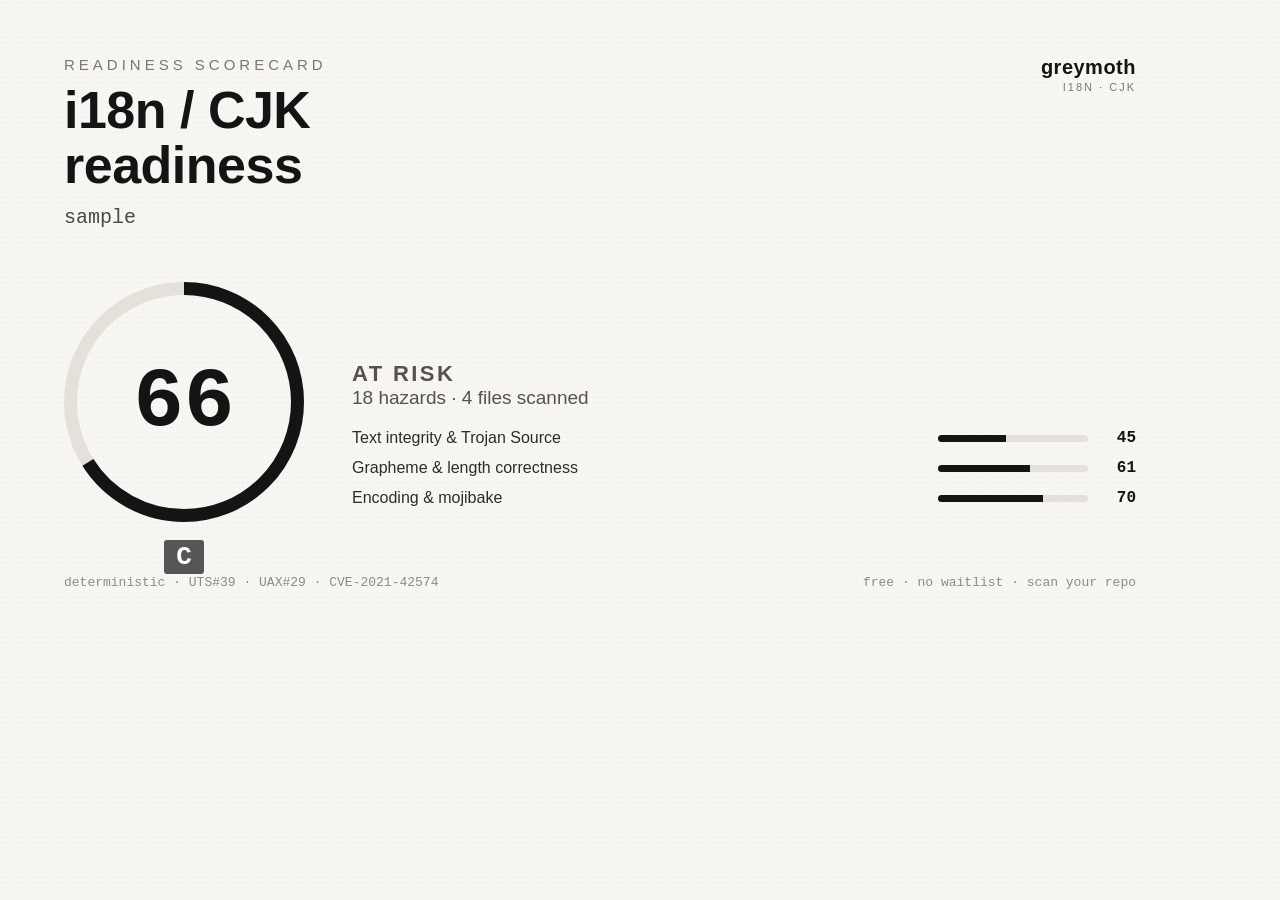
<file: i18n-scorecard/share-card.html>
<!doctype html><html lang="en"><head><meta charset="utf-8">
<title>i18n / cjk readiness card</title><style>
:root{
  --ink:#141414; --paper:#f7f6f2; --track:#e4e1da;
  --sans:"Helvetica Neue",Helvetica,Arial,"Segoe UI",system-ui,sans-serif;
  --mono:ui-monospace,"SFMono-Regular","Menlo","Consolas","Liberation Mono",monospace;
}
*{box-sizing:border-box}
html,body{margin:0}
body{width:1200px;height:630px;background:var(--paper);color:var(--ink);font-family:var(--sans);
  -webkit-font-smoothing:antialiased;overflow:hidden;
  background-image:radial-gradient(rgba(20,20,20,.055) .7px,transparent .7px);background-size:5px 5px}
.card{width:1200px;height:630px;padding:56px 64px;display:flex;flex-direction:column;position:relative}
.card .kicker{font-size:15px;letter-spacing:4px;text-transform:uppercase;color:#7a776f}
.card .brand{position:absolute;top:56px;right:64px;font-weight:700;letter-spacing:.5px;font-size:20px}
.card .brand small{display:block;text-align:right;font-weight:400;color:#7a776f;letter-spacing:2px;
  text-transform:uppercase;font-size:11px;margin-top:2px}
.card h1{font-size:52px;line-height:1.05;margin:10px 0 0;font-weight:700;letter-spacing:-.5px;max-width:16ch}
.card .target{font-family:var(--mono);font-size:20px;color:#4a4843;margin-top:14px}
.card .mid{display:flex;align-items:center;gap:48px;margin-top:auto}
.card .verdict b{text-transform:uppercase;letter-spacing:2.4px;font-size:22px}
.card .verdict{font-size:19px;color:#55524b;margin-top:12px}
.card .worst{margin-top:20px;display:flex;flex-direction:column;gap:12px;min-width:360px}
.card .w-row{display:flex;align-items:center;gap:14px;font-size:16px}
.card .w-row .wn{flex:1 1 auto;color:#2e2c28}
.card .w-row .ws{font-family:var(--mono);font-weight:600;width:34px;text-align:right}
.card .w-row .wbar{flex:0 0 150px;height:7px;background:var(--track);border-radius:4px;overflow:hidden}
.card .w-row .wbar i{display:block;height:100%;background:var(--ink)}
.card .foot{position:absolute;left:64px;right:64px;bottom:40px;display:flex;justify-content:space-between;
  font-size:13px;color:#8a8a8a;font-family:var(--mono)}
.chip{display:inline-block;min-width:30px;text-align:center;color:#fff;font-family:var(--mono);
  font-weight:600;font-size:26px;padding:2px 12px;border-radius:3px}
</style></head>
<body><div class="card">
  <div class="brand">greymoth<small>i18n · cjk</small></div>
  <div class="kicker">readiness scorecard</div>
  <h1>i18n / CJK readiness</h1>
  <div class="target">sample</div>
  <div class="mid">
    <div style="text-align:center">
      <svg class="ring" width="240" height="240" viewBox="0 0 240 240" role="img" aria-label="score 66">
    <circle cx="120" cy="120" r="113.5" fill="none" stroke="#e4e1da" stroke-width="13"/>
    <circle cx="120" cy="120" r="113.5" fill="none" stroke="#141414" stroke-width="13"
      stroke-linecap="butt" stroke-dasharray="713.14" stroke-dashoffset="242.47"
      transform="rotate(-90 120 120)"/>
    <text x="120" y="120" text-anchor="middle" dominant-baseline="central"
      font-family="var(--mono)" font-size="84" font-weight="600" fill="#141414">66</text>
    
  </svg>
      <div style="margin-top:14px"><span class="chip" style="background:#565656">C</span></div>
    </div>
    <div style="flex:1 1 auto">
      <div class="verdict"><b>at risk</b><div>18 hazards · 4 files scanned</div></div>
      <div class="worst">
    <div class="w-row">
      <span class="wn">Text integrity &amp; Trojan Source</span>
      <span class="wbar"><i style="width:45%"></i></span>
      <span class="ws">45</span>
    </div>
    <div class="w-row">
      <span class="wn">Grapheme &amp; length correctness</span>
      <span class="wbar"><i style="width:61%"></i></span>
      <span class="ws">61</span>
    </div>
    <div class="w-row">
      <span class="wn">Encoding &amp; mojibake</span>
      <span class="wbar"><i style="width:70%"></i></span>
      <span class="ws">70</span>
    </div></div>
    </div>
  </div>
  <div class="foot"><span>deterministic · UTS#39 · UAX#29 · CVE-2021-42574</span><span>free · no waitlist · scan your repo</span></div>
</div></body></html>
</file>
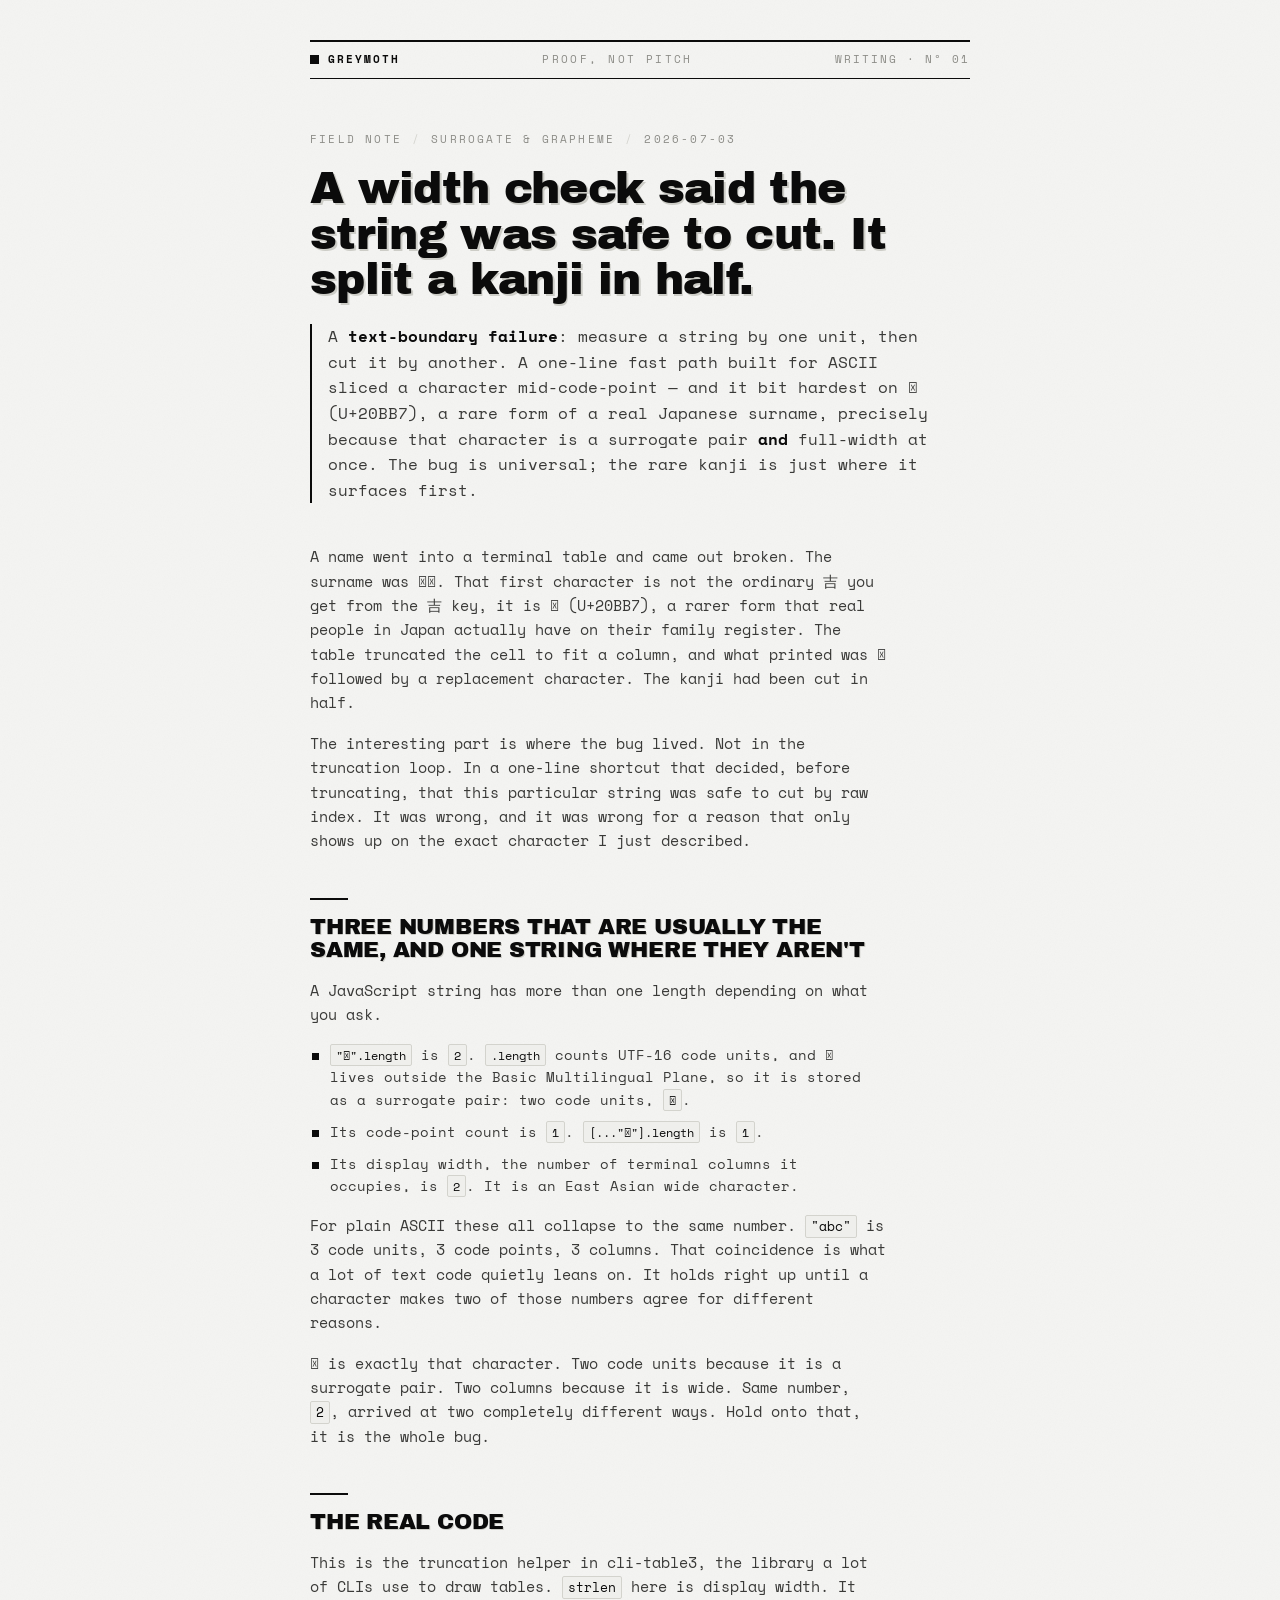
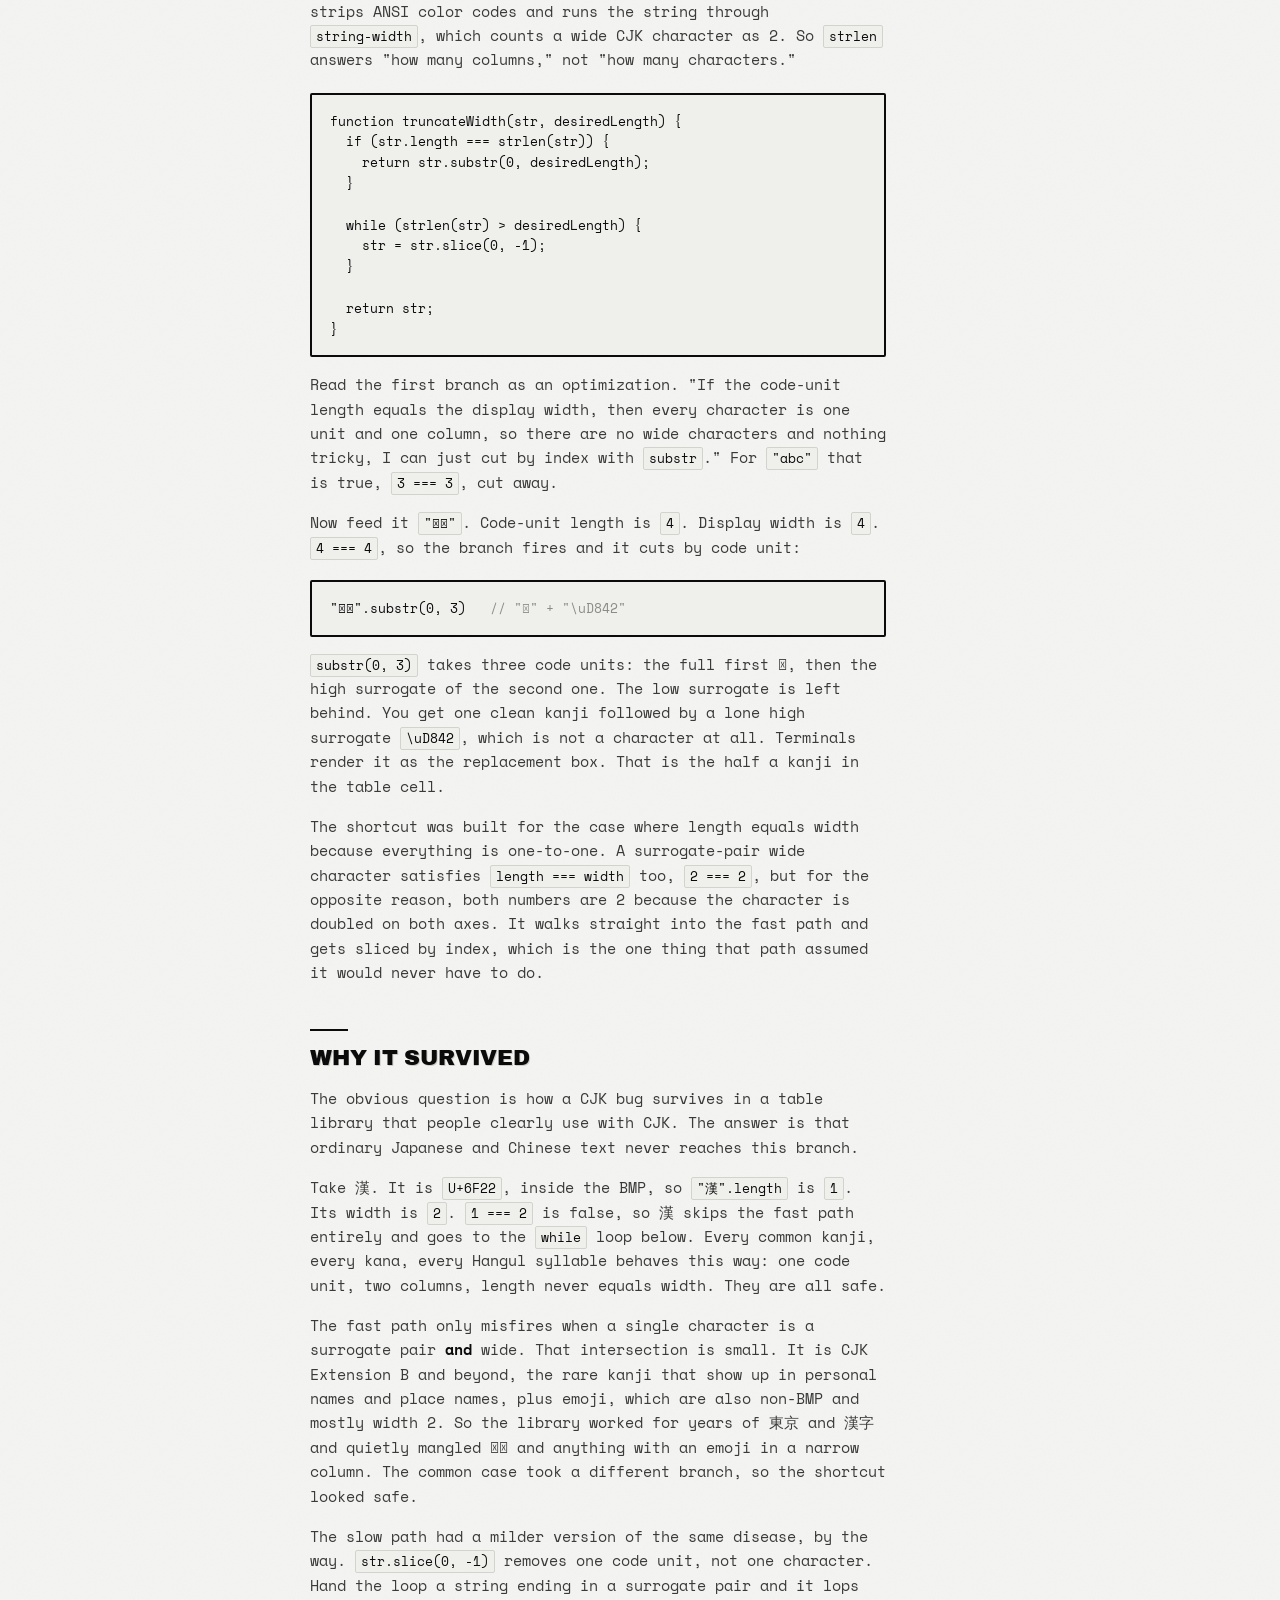
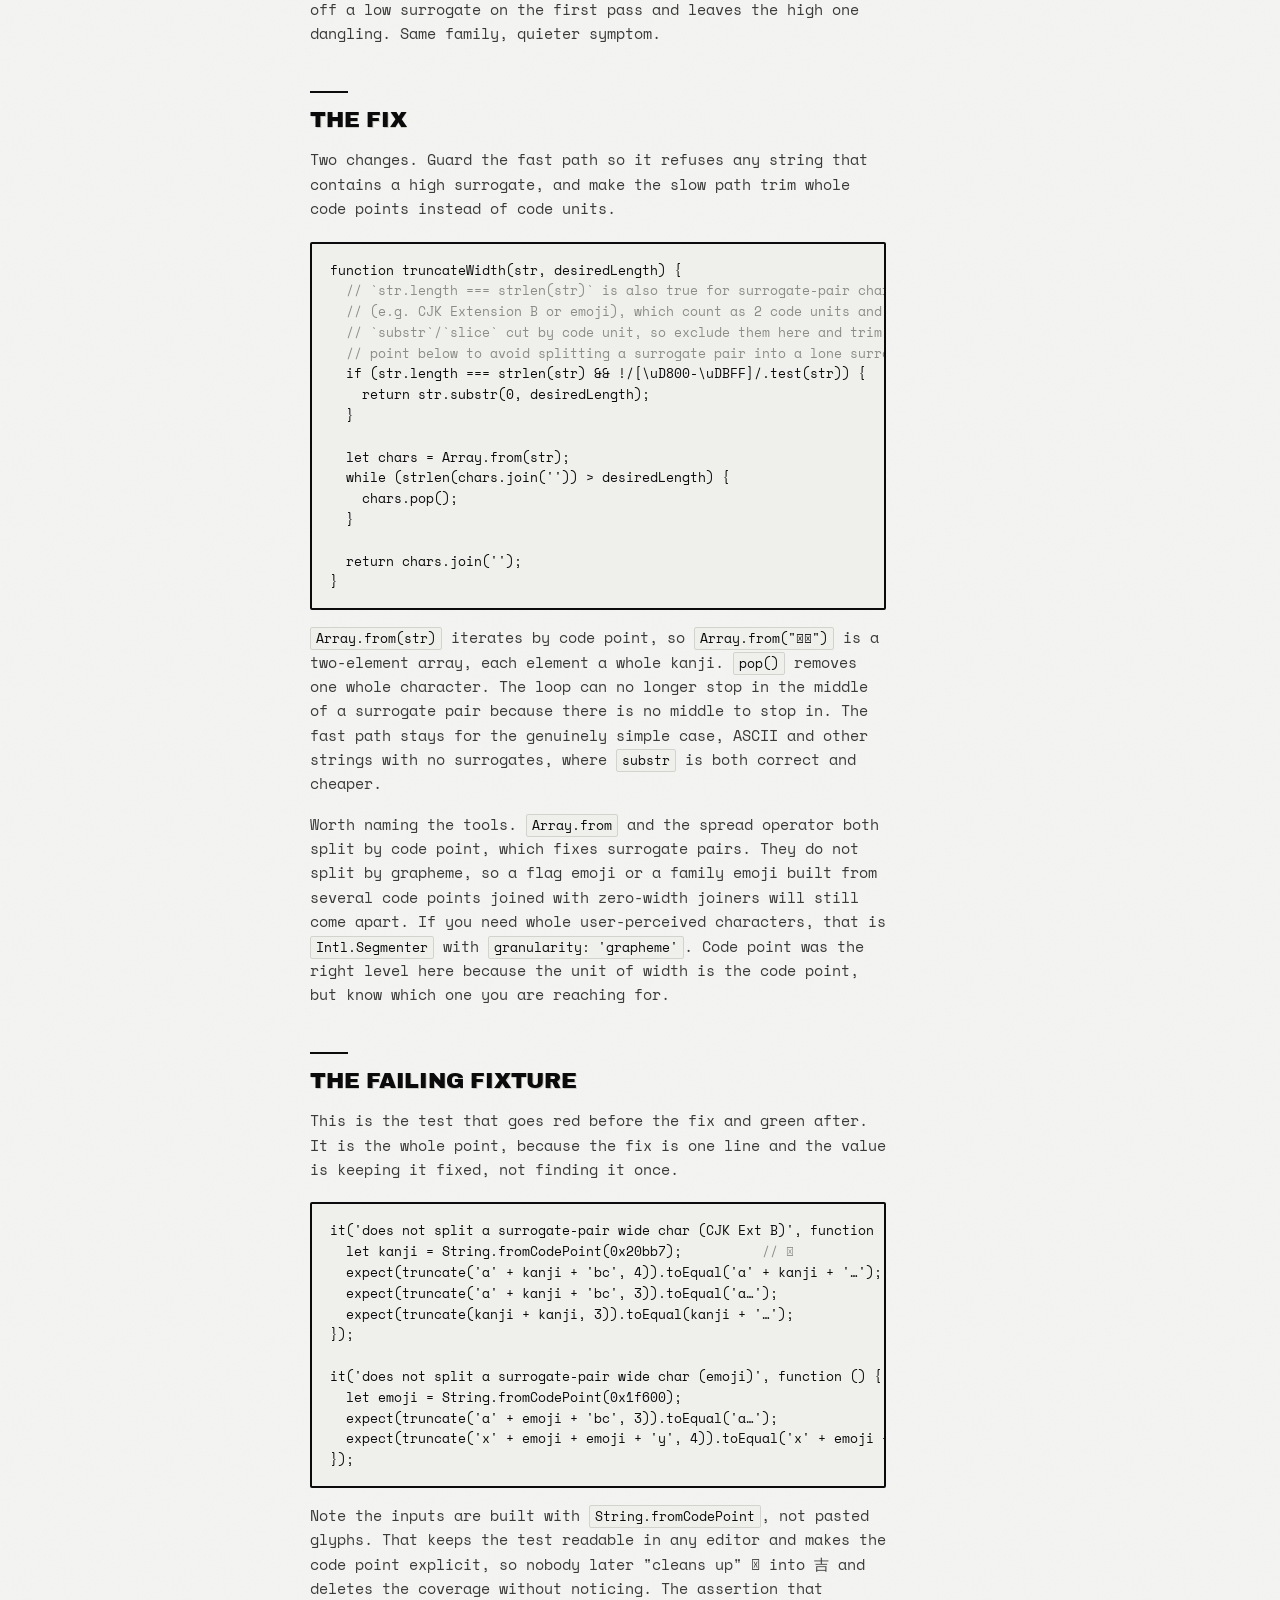
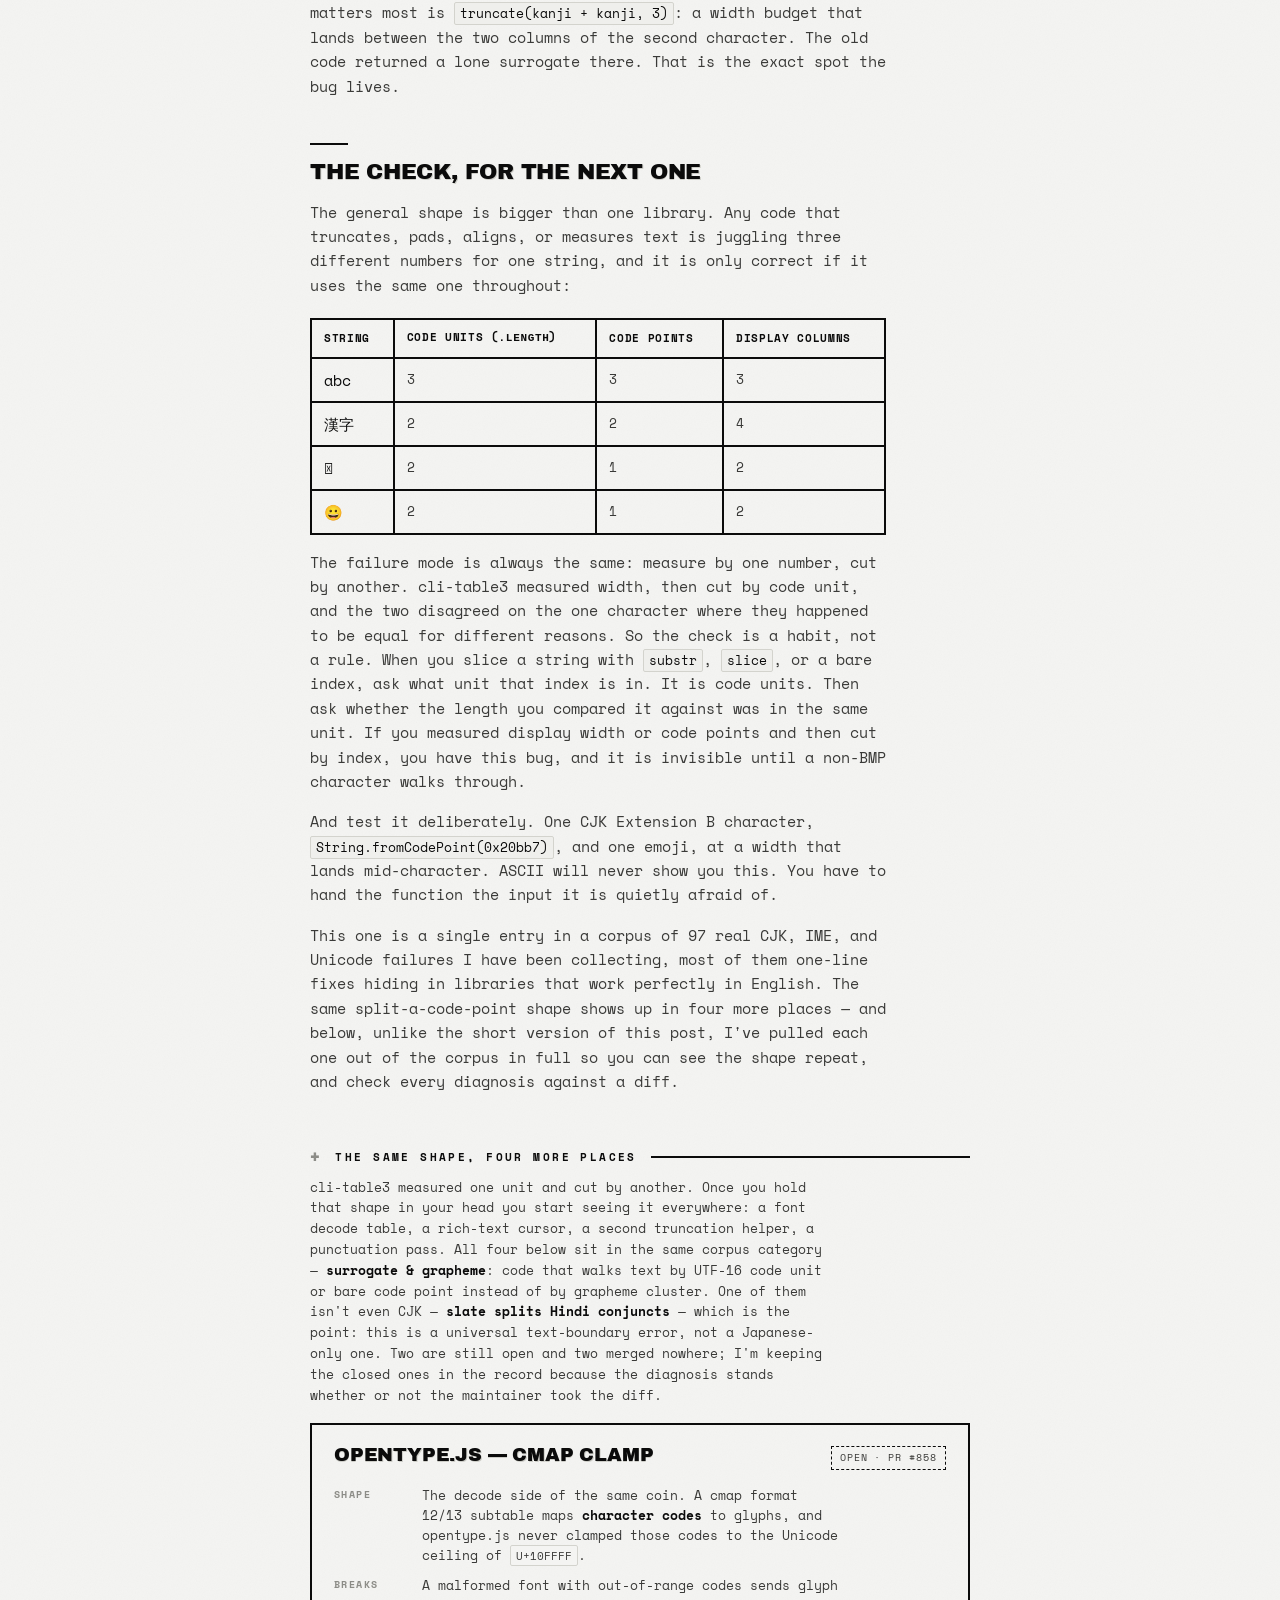
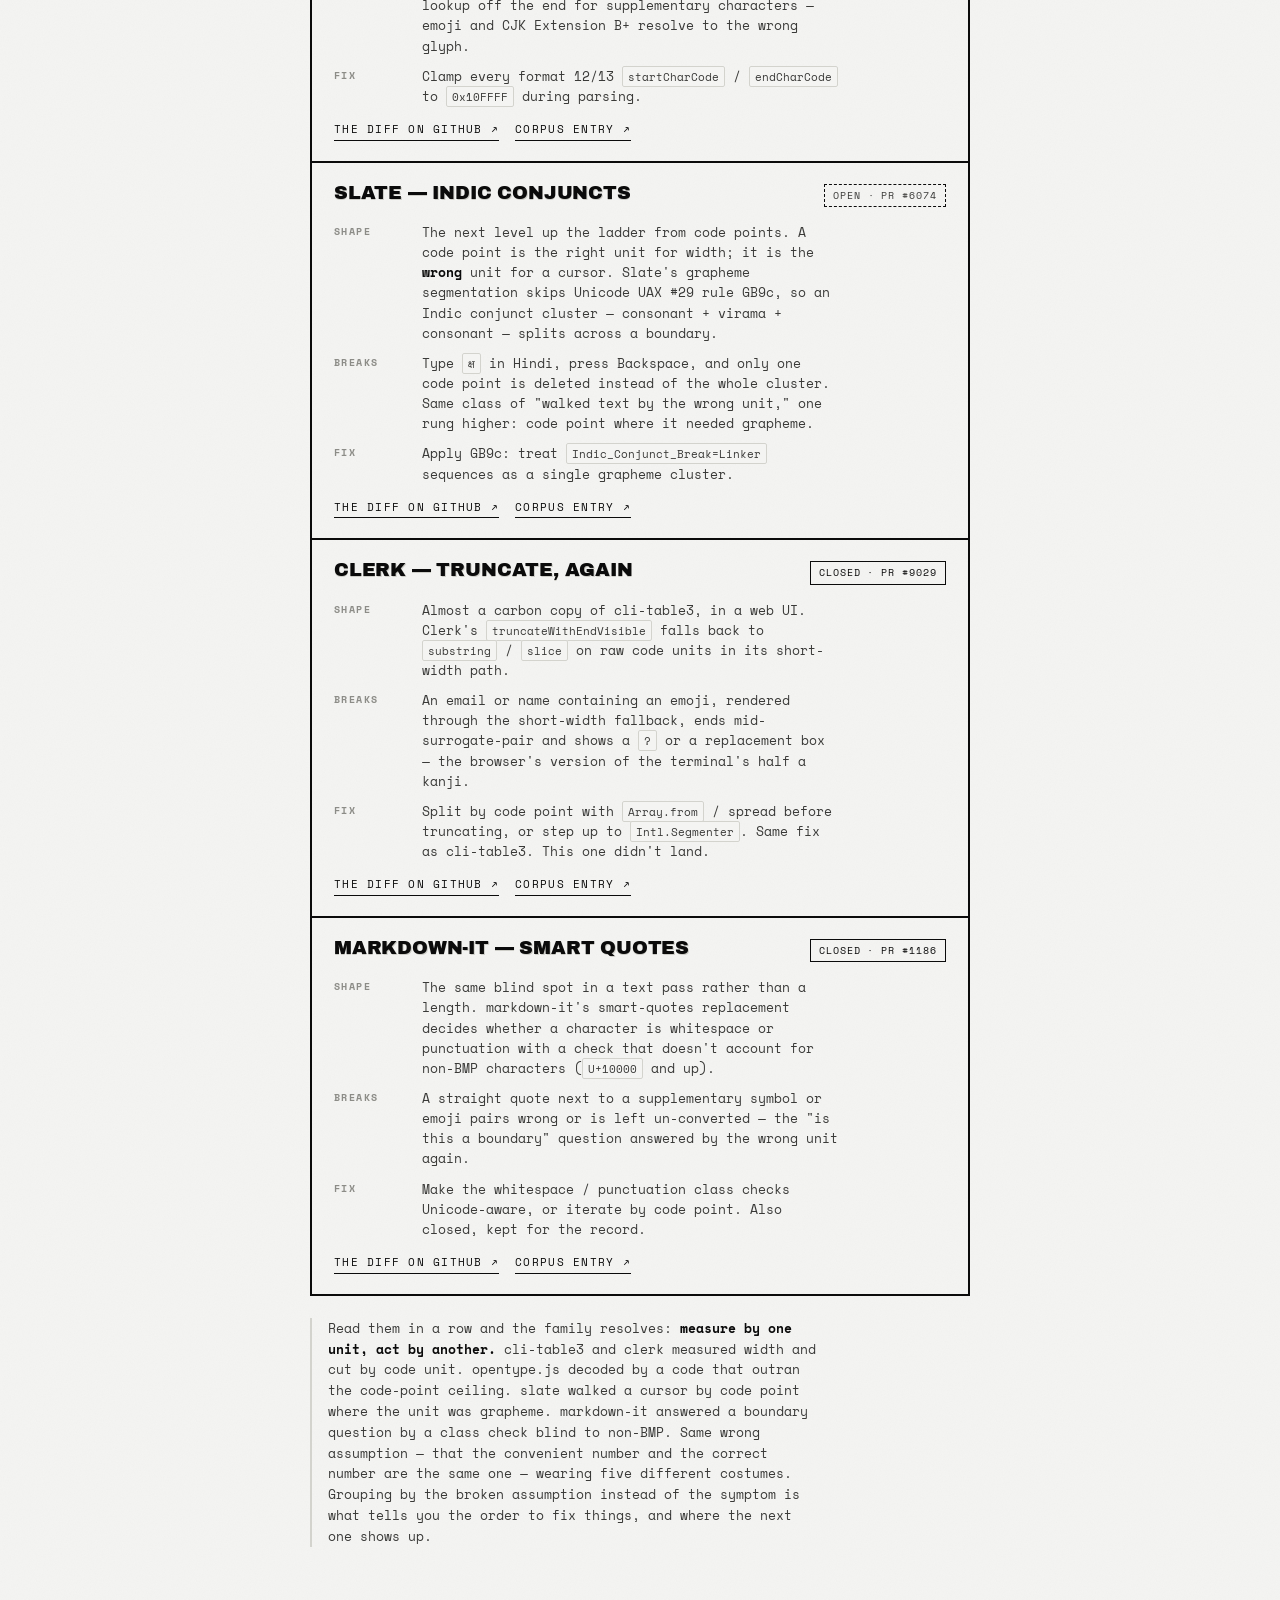
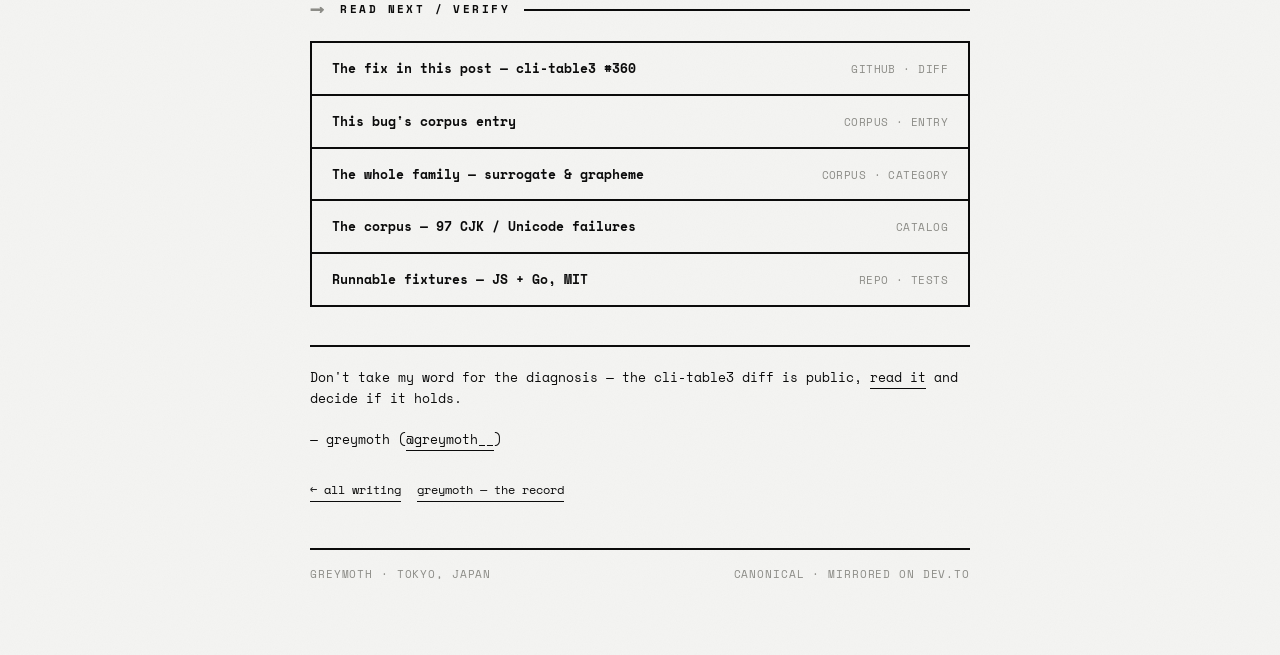
<file: writing/a-width-check-that-split-a-kanji.html>
<!DOCTYPE html>
<html lang="en">
<head>
<meta charset="utf-8">
<meta name="viewport" content="width=device-width, initial-scale=1">
<title>A width check said the string was safe to cut. It split a kanji in half. — greymoth</title>
<meta name="description" content="A one-line fast path in cli-table3 decided a string was safe to cut by raw index, then split 𠮷 (U+20BB7) in half. The full diagnosis, the fix, the failing fixture, and the same split-a-code-point shape in four more libraries — opentype.js, slate, clerk, markdown-it.">
<link rel="canonical" href="https://greymoth-jp.github.io/writing/a-width-check-that-split-a-kanji.html">
<link rel="alternate" type="application/atom+xml" title="greymoth — launches" href="https://greymoth-jp.github.io/feed.xml">

<!-- Open Graph -->
<meta property="og:type" content="article">
<meta property="og:url" content="https://greymoth-jp.github.io/writing/a-width-check-that-split-a-kanji.html">
<meta property="og:title" content="A width check said the string was safe to cut. It split a kanji in half.">
<meta property="og:description" content="A surrogate-pair wide character satisfies length === width for the opposite reason, walks into a fast path built for ASCII, and gets sliced mid-kanji. The diagnosis, the fix, and four more libraries with the same shape.">
<meta property="og:image" content="https://greymoth-jp.github.io/og.png">
<meta property="og:image:width" content="1200">
<meta property="og:image:height" content="630">
<meta name="twitter:card" content="summary_large_image">
<meta name="twitter:title" content="A width check said the string was safe to cut. It split a kanji in half.">
<meta name="twitter:description" content="The one-line shortcut that split 𠮷 in half, the fix, the failing fixture, and the same shape in opentype.js, slate, clerk and markdown-it.">
<meta name="twitter:image" content="https://greymoth-jp.github.io/og.png">

<!-- Structured data — Article -->
<script type="application/ld+json">
{
  "@context": "https://schema.org",
  "@type": "TechArticle",
  "headline": "A width check said the string was safe to cut. It split a kanji in half.",
  "description": "A one-line fast path in cli-table3 slices a surrogate-pair wide character (𠮷, U+20BB7) mid-code-point. The diagnosis, the fix, the failing fixture, and the same split-a-code-point shape in opentype.js, slate, clerk and markdown-it.",
  "author": { "@type": "Person", "name": "greymoth", "url": "https://greymoth-jp.github.io/" },
  "publisher": { "@type": "Person", "name": "greymoth", "url": "https://greymoth-jp.github.io/" },
  "datePublished": "2026-07-03",
  "mainEntityOfPage": "https://greymoth-jp.github.io/writing/a-width-check-that-split-a-kanji.html",
  "keywords": "Unicode, surrogate pair, CJK, East Asian width, JavaScript, cli-table3, code point, grapheme cluster, truncation",
  "isPartOf": { "@type": "Collection", "name": "CJK / Unicode Failure Corpus", "url": "https://greymoth-jp.github.io/cjk-failure-corpus/" }
}
</script>

<link rel="preconnect" href="https://fonts.googleapis.com">
<link rel="preconnect" href="https://fonts.gstatic.com" crossorigin>
<link href="https://fonts.googleapis.com/css2?family=Archivo+Black&family=Space+Mono:ital,wght@0,400;0,700;1,400;1,700&display=swap" rel="stylesheet">

<style>
  :root{
    --paper:#f4f4f2;        /* cool bone white */
    --ink:#0b0b0b;          /* near-black */
    --soft:#3a3a38;         /* body gray */
    --faded:#8c8c87;        /* labels */
    --hair:#d3d3cd;         /* hairlines */
    --ghost:#cdcdc7;        /* registration-offset gray */
    --code:#efefec;         /* code panel skin */
    --disp:"Archivo Black",Impact,sans-serif;
    --mono:"Space Mono","SFMono-Regular",ui-monospace,Menlo,Consolas,monospace;
  }
  *{box-sizing:border-box}
  html{-webkit-text-size-adjust:100%}
  html,body{overflow-x:hidden}
  ::selection{background:var(--ink);color:var(--paper)}
  body{
    margin:0;
    background:var(--paper);
    color:var(--ink);
    font-family:var(--mono);
    font-size:15px;
    line-height:1.6;
    background-image:
      url("data:image/svg+xml,%3Csvg xmlns='http://www.w3.org/2000/svg' width='160' height='160'%3E%3Cfilter id='n'%3E%3CfeTurbulence type='fractalNoise' baseFrequency='0.85' numOctaves='2' stitchTiles='stitch'/%3E%3CfeColorMatrix type='saturate' values='0'/%3E%3C/filter%3E%3Crect width='160' height='160' filter='url(%23n)' opacity='0.04'/%3E%3C/svg%3E");
  }
  a{color:inherit;text-decoration:none}
  .wrap{
    max-width:720px;
    margin:0 auto;
    padding:clamp(22px,5vw,40px) clamp(18px,5vw,30px) 72px;
  }

  /* ---- masthead ---- */
  .masthead{
    display:flex;justify-content:space-between;align-items:center;gap:14px;flex-wrap:wrap;
    font-size:11px;letter-spacing:.18em;text-transform:uppercase;
    padding:9px 0;border-top:2px solid var(--ink);border-bottom:1px solid var(--ink);color:var(--ink);
  }
  .masthead .brand{display:flex;align-items:center;gap:9px;font-weight:700}
  .masthead .sq{width:9px;height:9px;background:var(--ink);display:inline-block}
  .masthead .mid{color:var(--faded);letter-spacing:.22em}
  .masthead .ed{color:var(--faded)}
  @media(max-width:560px){.masthead .mid{display:none}}
  .masthead a{transition:opacity .12s ease}
  .masthead a:hover{opacity:.55}

  /* ---- article header ---- */
  header{padding:clamp(30px,6vw,52px) 0 clamp(18px,4vw,26px)}
  .eyebrow{
    font-size:11px;letter-spacing:.2em;text-transform:uppercase;
    color:var(--faded);margin:0 0 18px;
    display:flex;gap:10px;flex-wrap:wrap;align-items:center;
  }
  .eyebrow .sep{color:var(--hair)}
  h1{
    font-family:var(--disp);font-weight:400;
    font-size:clamp(27px,5.6vw,44px);
    line-height:1.03;letter-spacing:-.015em;margin:0;
    text-shadow:.035em .04em 0 var(--ghost);
    overflow-wrap:break-word;
  }
  .dek{
    font-family:var(--mono);font-size:clamp(14px,2.3vw,16px);
    color:var(--soft);margin:22px 0 0;max-width:62ch;line-height:1.6;
    padding-left:16px;border-left:2px solid var(--ink);
  }
  .dek b{color:var(--ink);font-weight:700}

  /* ---- prose body ---- */
  .body{max-width:64ch}
  .body h2{
    font-family:var(--disp);font-weight:400;text-transform:uppercase;
    font-size:clamp(16px,3.8vw,22px);line-height:1.08;letter-spacing:-.01em;
    margin:44px 0 4px;text-shadow:.03em .035em 0 var(--ghost);
  }
  .body h2::before{
    content:"";display:block;width:38px;height:2px;background:var(--ink);margin:0 0 16px;
  }
  .body p{font-size:14.5px;color:var(--soft);margin:16px 0 0;line-height:1.68}
  .body p b{color:var(--ink);font-weight:700}
  .body p code,.body li code{
    font-family:var(--mono);font-size:.88em;
    background:var(--code);border:1px solid var(--hair);border-radius:2px;
    padding:1px 5px;color:var(--ink);white-space:nowrap;
  }
  .body ul{margin:16px 0 0;padding-left:0;list-style:none}
  .body ul li{
    font-size:14px;color:var(--soft);line-height:1.62;margin:9px 0 0;
    padding-left:20px;position:relative;
  }
  .body ul li::before{
    content:"";position:absolute;left:2px;top:9px;width:7px;height:7px;background:var(--ink);
  }
  .body ul li b{color:var(--ink);font-weight:700}

  /* code blocks — scroll inside their own box, never the page */
  pre{
    margin:20px 0 0;background:var(--code);
    border:2px solid var(--ink);border-radius:2px;
    padding:16px clamp(12px,3vw,18px);
    overflow-x:auto;-webkit-overflow-scrolling:touch;
  }
  pre code{
    font-family:var(--mono);font-size:13px;line-height:1.6;
    color:var(--ink);white-space:pre;display:block;
  }
  pre code .cm{color:var(--faded)}

  /* the three-numbers table */
  .tbl-scroll{overflow-x:auto;-webkit-overflow-scrolling:touch;margin:20px 0 0}
  table{border-collapse:collapse;width:100%;min-width:420px;font-size:13px}
  th,td{border:2px solid var(--ink);padding:9px 12px;text-align:left}
  th{font-family:var(--mono);font-weight:700;text-transform:uppercase;font-size:11px;letter-spacing:.06em}
  td:first-child{font-family:var(--mono);font-size:15px;color:var(--ink)}
  td{color:var(--soft)}

  .callout{
    font-size:13px;color:var(--soft);margin:22px 0 0;max-width:64ch;
    padding-left:16px;border-left:2px solid var(--hair);line-height:1.6;
  }
  .callout b{color:var(--ink);font-weight:700}

  /* ---- section label ---- */
  .label{
    font-family:var(--mono);font-size:11px;letter-spacing:.22em;text-transform:uppercase;
    color:var(--ink);font-weight:700;margin:52px 0 8px;
    display:flex;align-items:center;gap:14px;
  }
  .label .n{color:var(--faded);font-family:var(--disp);font-size:14px}
  .label::after{content:"";flex:1;height:2px;background:var(--ink)}
  .lead{font-size:13px;color:var(--soft);margin:0 0 18px;max-width:64ch;line-height:1.6}
  .lead b{color:var(--ink);font-weight:700}

  /* ---- the family cards (added depth) ---- */
  .fam{border:2px solid var(--ink);border-top:none}
  .fam .card{border-top:2px solid var(--ink);padding:20px clamp(14px,3.5vw,22px)}
  .fam .fh{display:flex;justify-content:space-between;align-items:baseline;gap:12px;flex-wrap:wrap}
  .fam .name{
    font-family:var(--disp);font-weight:400;text-transform:uppercase;
    font-size:clamp(15px,3.4vw,19px);line-height:1.05;letter-spacing:-.01em;
    text-shadow:.025em .03em 0 var(--ghost);overflow-wrap:break-word;
  }
  .fam .st{
    font-size:9.5px;letter-spacing:.1em;text-transform:uppercase;white-space:nowrap;
    border:1.5px solid var(--ink);padding:3px 8px;color:var(--ink);
  }
  .fam .st.open{border-style:dashed;color:var(--soft)}
  .fam .rows{margin:15px 0 0;display:grid;gap:10px}
  .fam .rr{display:grid;grid-template-columns:74px 1fr;gap:14px;align-items:start}
  .fam .rk{font-size:10px;letter-spacing:.14em;text-transform:uppercase;color:var(--faded);font-weight:700;padding-top:2px}
  .fam .rv{font-size:13px;color:var(--soft);line-height:1.55;max-width:52ch}
  .fam .rv b{color:var(--ink);font-weight:700}
  .fam .rv code{
    font-family:var(--mono);font-size:.86em;background:var(--paper);
    border:1px solid var(--hair);border-radius:2px;padding:1px 5px;white-space:nowrap;
  }
  .fam .links{display:flex;gap:16px;flex-wrap:wrap;margin-top:15px}
  .fam .links a{
    font-size:10.5px;letter-spacing:.12em;text-transform:uppercase;
    border-bottom:1.5px solid var(--ink);padding-bottom:2px;transition:opacity .12s ease;
  }
  .fam .links a:hover{opacity:.55}
  @media(max-width:540px){
    .fam .rr{grid-template-columns:1fr;gap:3px}
    .fam .rk{padding-top:0}
  }

  /* ---- read-next / verify block ---- */
  .next{border:2px solid var(--ink);margin-top:20px}
  .next a{
    display:flex;justify-content:space-between;align-items:baseline;gap:12px;
    padding:15px clamp(14px,3.4vw,20px);border-bottom:2px solid var(--ink);
    transition:background .12s ease,color .12s ease;
  }
  .next a:last-child{border-bottom:none}
  .next a:hover{background:var(--ink);color:var(--paper)}
  .next .nt{font-family:var(--mono);font-weight:700;font-size:13px}
  .next .nd{font-size:11px;color:var(--faded);letter-spacing:.04em;text-transform:uppercase;white-space:nowrap}
  .next a:hover .nd{color:#bdbdb7}

  .sig{
    font-family:var(--mono);font-size:13px;color:var(--ink);
    margin:38px 0 0;padding-top:20px;border-top:2px solid var(--ink);
  }
  .sig a{border-bottom:1.5px solid var(--ink);padding-bottom:1px}
  .sig a:hover{opacity:.55}

  .backline{display:flex;gap:16px;flex-wrap:wrap;margin-top:30px}
  .backline a{font-size:12px;color:var(--ink);border-bottom:1.5px solid var(--ink);padding-bottom:2px;transition:opacity .12s ease}
  .backline a:hover{opacity:.55}

  footer{
    margin-top:46px;padding-top:16px;border-top:2px solid var(--ink);
    font-size:11px;color:var(--faded);letter-spacing:.08em;text-transform:uppercase;
    display:flex;justify-content:space-between;gap:14px;flex-wrap:wrap;
  }
</style>
</head>
<body>
<div class="wrap">

  <div class="masthead">
    <span class="brand"><span class="sq"></span> <a href="https://greymoth-jp.github.io/">greymoth</a></span>
    <span class="mid">proof, not pitch</span>
    <span class="ed"><a href="https://greymoth-jp.github.io/writing/">Writing</a> · Nº 01</span>
  </div>

  <header>
    <p class="eyebrow">field note <span class="sep">/</span> surrogate &amp; grapheme <span class="sep">/</span> 2026-07-03</p>
    <h1>A width check said the string was safe to cut. It split a kanji in half.</h1>
    <p class="dek">A <b>text-boundary failure</b>: measure a string by one unit, then cut it by another. A one-line fast path built for ASCII sliced a character mid-code-point — and it bit hardest on 𠮷 (U+20BB7), a rare form of a real Japanese surname, precisely because that character is a surrogate pair <b>and</b> full-width at once. The bug is universal; the rare kanji is just where it surfaces first.</p>
  </header>

  <div class="body">

    <p>A name went into a terminal table and came out broken. The surname was 𠮷田. That first character is not the ordinary 吉 you get from the 吉 key, it is 𠮷 (U+20BB7), a rarer form that real people in Japan actually have on their family register. The table truncated the cell to fit a column, and what printed was 𠮷 followed by a replacement character. The kanji had been cut in half.</p>

    <p>The interesting part is where the bug lived. Not in the truncation loop. In a one-line shortcut that decided, before truncating, that this particular string was safe to cut by raw index. It was wrong, and it was wrong for a reason that only shows up on the exact character I just described.</p>

    <h2>Three numbers that are usually the same, and one string where they aren't</h2>

    <p>A JavaScript string has more than one length depending on what you ask.</p>

    <ul>
      <li><code>"𠮷".length</code> is <code>2</code>. <code>.length</code> counts UTF-16 code units, and 𠮷 lives outside the Basic Multilingual Plane, so it is stored as a surrogate pair: two code units, <code>𠮷</code>.</li>
      <li>Its code-point count is <code>1</code>. <code>[..."𠮷"].length</code> is <code>1</code>.</li>
      <li>Its display width, the number of terminal columns it occupies, is <code>2</code>. It is an East Asian wide character.</li>
    </ul>

    <p>For plain ASCII these all collapse to the same number. <code>"abc"</code> is 3 code units, 3 code points, 3 columns. That coincidence is what a lot of text code quietly leans on. It holds right up until a character makes two of those numbers agree for different reasons.</p>

    <p>𠮷 is exactly that character. Two code units because it is a surrogate pair. Two columns because it is wide. Same number, <code>2</code>, arrived at two completely different ways. Hold onto that, it is the whole bug.</p>

    <h2>The real code</h2>

    <p>This is the truncation helper in cli-table3, the library a lot of CLIs use to draw tables. <code>strlen</code> here is display width. It strips ANSI color codes and runs the string through <code>string-width</code>, which counts a wide CJK character as 2. So <code>strlen</code> answers "how many columns," not "how many characters."</p>

<pre><code>function truncateWidth(str, desiredLength) {
  if (str.length === strlen(str)) {
    return str.substr(0, desiredLength);
  }

  while (strlen(str) > desiredLength) {
    str = str.slice(0, -1);
  }

  return str;
}</code></pre>

    <p>Read the first branch as an optimization. "If the code-unit length equals the display width, then every character is one unit and one column, so there are no wide characters and nothing tricky, I can just cut by index with <code>substr</code>." For <code>"abc"</code> that is true, <code>3 === 3</code>, cut away.</p>

    <p>Now feed it <code>"𠮷𠮷"</code>. Code-unit length is <code>4</code>. Display width is <code>4</code>. <code>4 === 4</code>, so the branch fires and it cuts by code unit:</p>

<pre><code>"𠮷𠮷".substr(0, 3)   <span class="cm">// "𠮷" + "\uD842"</span></code></pre>

    <p><code>substr(0, 3)</code> takes three code units: the full first 𠮷, then the high surrogate of the second one. The low surrogate is left behind. You get one clean kanji followed by a lone high surrogate <code>\uD842</code>, which is not a character at all. Terminals render it as the replacement box. That is the half a kanji in the table cell.</p>

    <p>The shortcut was built for the case where length equals width because everything is one-to-one. A surrogate-pair wide character satisfies <code>length === width</code> too, <code>2 === 2</code>, but for the opposite reason, both numbers are 2 because the character is doubled on both axes. It walks straight into the fast path and gets sliced by index, which is the one thing that path assumed it would never have to do.</p>

    <h2>Why it survived</h2>

    <p>The obvious question is how a CJK bug survives in a table library that people clearly use with CJK. The answer is that ordinary Japanese and Chinese text never reaches this branch.</p>

    <p>Take 漢. It is <code>U+6F22</code>, inside the BMP, so <code>"漢".length</code> is <code>1</code>. Its width is <code>2</code>. <code>1 === 2</code> is false, so 漢 skips the fast path entirely and goes to the <code>while</code> loop below. Every common kanji, every kana, every Hangul syllable behaves this way: one code unit, two columns, length never equals width. They are all safe.</p>

    <p>The fast path only misfires when a single character is a surrogate pair <b>and</b> wide. That intersection is small. It is CJK Extension B and beyond, the rare kanji that show up in personal names and place names, plus emoji, which are also non-BMP and mostly width 2. So the library worked for years of 東京 and 漢字 and quietly mangled 𠮷田 and anything with an emoji in a narrow column. The common case took a different branch, so the shortcut looked safe.</p>

    <p>The slow path had a milder version of the same disease, by the way. <code>str.slice(0, -1)</code> removes one code unit, not one character. Hand the loop a string ending in a surrogate pair and it lops off a low surrogate on the first pass and leaves the high one dangling. Same family, quieter symptom.</p>

    <h2>The fix</h2>

    <p>Two changes. Guard the fast path so it refuses any string that contains a high surrogate, and make the slow path trim whole code points instead of code units.</p>

<pre><code>function truncateWidth(str, desiredLength) {
  <span class="cm">// `str.length === strlen(str)` is also true for surrogate-pair characters</span>
  <span class="cm">// (e.g. CJK Extension B or emoji), which count as 2 code units and 2 columns.</span>
  <span class="cm">// `substr`/`slice` cut by code unit, so exclude them here and trim by code</span>
  <span class="cm">// point below to avoid splitting a surrogate pair into a lone surrogate.</span>
  if (str.length === strlen(str) &amp;&amp; !/[\uD800-\uDBFF]/.test(str)) {
    return str.substr(0, desiredLength);
  }

  let chars = Array.from(str);
  while (strlen(chars.join('')) &gt; desiredLength) {
    chars.pop();
  }

  return chars.join('');
}</code></pre>

    <p><code>Array.from(str)</code> iterates by code point, so <code>Array.from("𠮷𠮷")</code> is a two-element array, each element a whole kanji. <code>pop()</code> removes one whole character. The loop can no longer stop in the middle of a surrogate pair because there is no middle to stop in. The fast path stays for the genuinely simple case, ASCII and other strings with no surrogates, where <code>substr</code> is both correct and cheaper.</p>

    <p>Worth naming the tools. <code>Array.from</code> and the spread operator both split by code point, which fixes surrogate pairs. They do not split by grapheme, so a flag emoji or a family emoji built from several code points joined with zero-width joiners will still come apart. If you need whole user-perceived characters, that is <code>Intl.Segmenter</code> with <code>granularity: 'grapheme'</code>. Code point was the right level here because the unit of width is the code point, but know which one you are reaching for.</p>

    <h2>The failing fixture</h2>

    <p>This is the test that goes red before the fix and green after. It is the whole point, because the fix is one line and the value is keeping it fixed, not finding it once.</p>

<pre><code>it('does not split a surrogate-pair wide char (CJK Ext B)', function () {
  let kanji = String.fromCodePoint(0x20bb7);          <span class="cm">// 𠮷</span>
  expect(truncate('a' + kanji + 'bc', 4)).toEqual('a' + kanji + '…');
  expect(truncate('a' + kanji + 'bc', 3)).toEqual('a…');
  expect(truncate(kanji + kanji, 3)).toEqual(kanji + '…');
});

it('does not split a surrogate-pair wide char (emoji)', function () {
  let emoji = String.fromCodePoint(0x1f600);
  expect(truncate('a' + emoji + 'bc', 3)).toEqual('a…');
  expect(truncate('x' + emoji + emoji + 'y', 4)).toEqual('x' + emoji + '…');
});</code></pre>

    <p>Note the inputs are built with <code>String.fromCodePoint</code>, not pasted glyphs. That keeps the test readable in any editor and makes the code point explicit, so nobody later "cleans up" 𠮷 into 吉 and deletes the coverage without noticing. The assertion that matters most is <code>truncate(kanji + kanji, 3)</code>: a width budget that lands between the two columns of the second character. The old code returned a lone surrogate there. That is the exact spot the bug lives.</p>

    <h2>The check, for the next one</h2>

    <p>The general shape is bigger than one library. Any code that truncates, pads, aligns, or measures text is juggling three different numbers for one string, and it is only correct if it uses the same one throughout:</p>

    <div class="tbl-scroll">
    <table>
      <thead>
        <tr><th>string</th><th>code units (<code>.length</code>)</th><th>code points</th><th>display columns</th></tr>
      </thead>
      <tbody>
        <tr><td>abc</td><td>3</td><td>3</td><td>3</td></tr>
        <tr><td>漢字</td><td>2</td><td>2</td><td>4</td></tr>
        <tr><td>𠮷</td><td>2</td><td>1</td><td>2</td></tr>
        <tr><td>😀</td><td>2</td><td>1</td><td>2</td></tr>
      </tbody>
    </table>
    </div>

    <p>The failure mode is always the same: measure by one number, cut by another. cli-table3 measured width, then cut by code unit, and the two disagreed on the one character where they happened to be equal for different reasons. So the check is a habit, not a rule. When you slice a string with <code>substr</code>, <code>slice</code>, or a bare index, ask what unit that index is in. It is code units. Then ask whether the length you compared it against was in the same unit. If you measured display width or code points and then cut by index, you have this bug, and it is invisible until a non-BMP character walks through.</p>

    <p>And test it deliberately. One CJK Extension B character, <code>String.fromCodePoint(0x20bb7)</code>, and one emoji, at a width that lands mid-character. ASCII will never show you this. You have to hand the function the input it is quietly afraid of.</p>

    <p>This one is a single entry in a corpus of 97 real CJK, IME, and Unicode failures I have been collecting, most of them one-line fixes hiding in libraries that work perfectly in English. The same split-a-code-point shape shows up in four more places — and below, unlike the short version of this post, I've pulled each one out of the corpus in full so you can see the shape repeat, and check every diagnosis against a diff.</p>

  </div>

  <!-- ADDED DEPTH — not in the dev.to version -->
  <p class="label"><span class="n">+</span> The same shape, four more places</p>
  <p class="lead">cli-table3 measured one unit and cut by another. Once you hold that shape in your head you start seeing it everywhere: a font decode table, a rich-text cursor, a second truncation helper, a punctuation pass. All four below sit in the same corpus category — <b>surrogate &amp; grapheme</b>: code that walks text by UTF-16 code unit or bare code point instead of by grapheme cluster. One of them isn't even CJK — <b>slate splits Hindi conjuncts</b> — which is the point: this is a universal text-boundary error, not a Japanese-only one. Two are still open and two merged nowhere; I'm keeping the closed ones in the record because the diagnosis stands whether or not the maintainer took the diff.</p>

  <div class="fam">

    <div class="card">
      <div class="fh">
        <span class="name">opentype.js — cmap clamp</span>
        <span class="st open">open · PR #858</span>
      </div>
      <div class="rows">
        <div class="rr"><span class="rk">Shape</span><span class="rv">The decode side of the same coin. A cmap format 12/13 subtable maps <b>character codes</b> to glyphs, and opentype.js never clamped those codes to the Unicode ceiling of <code>U+10FFFF</code>.</span></div>
        <div class="rr"><span class="rk">Breaks</span><span class="rv">A malformed font with out-of-range codes sends glyph lookup off the end for supplementary characters — emoji and CJK Extension B+ resolve to the wrong glyph.</span></div>
        <div class="rr"><span class="rk">Fix</span><span class="rv">Clamp every format 12/13 <code>startCharCode</code> / <code>endCharCode</code> to <code>0x10FFFF</code> during parsing.</span></div>
      </div>
      <div class="links">
        <a href="https://github.com/opentypejs/opentype.js/pull/858">the diff on GitHub ↗</a>
        <a href="https://greymoth-jp.github.io/cjk-failure-corpus/e/opentype-cmap-clamp.html">corpus entry ↗</a>
      </div>
    </div>

    <div class="card">
      <div class="fh">
        <span class="name">slate — Indic conjuncts</span>
        <span class="st open">open · PR #6074</span>
      </div>
      <div class="rows">
        <div class="rr"><span class="rk">Shape</span><span class="rv">The next level up the ladder from code points. A code point is the right unit for width; it is the <b>wrong</b> unit for a cursor. Slate's grapheme segmentation skips Unicode UAX #29 rule GB9c, so an Indic conjunct cluster — consonant + virama + consonant — splits across a boundary.</span></div>
        <div class="rr"><span class="rk">Breaks</span><span class="rv">Type <code>क्ष</code> in Hindi, press Backspace, and only one code point is deleted instead of the whole cluster. Same class of "walked text by the wrong unit," one rung higher: code point where it needed grapheme.</span></div>
        <div class="rr"><span class="rk">Fix</span><span class="rv">Apply GB9c: treat <code>Indic_Conjunct_Break=Linker</code> sequences as a single grapheme cluster.</span></div>
      </div>
      <div class="links">
        <a href="https://github.com/ianstormtaylor/slate/pull/6074">the diff on GitHub ↗</a>
        <a href="https://greymoth-jp.github.io/cjk-failure-corpus/e/slate-indic-conjunct-grapheme.html">corpus entry ↗</a>
      </div>
    </div>

    <div class="card">
      <div class="fh">
        <span class="name">clerk — truncate, again</span>
        <span class="st">closed · PR #9029</span>
      </div>
      <div class="rows">
        <div class="rr"><span class="rk">Shape</span><span class="rv">Almost a carbon copy of cli-table3, in a web UI. Clerk's <code>truncateWithEndVisible</code> falls back to <code>substring</code> / <code>slice</code> on raw code units in its short-width path.</span></div>
        <div class="rr"><span class="rk">Breaks</span><span class="rv">An email or name containing an emoji, rendered through the short-width fallback, ends mid-surrogate-pair and shows a <code>?</code> or a replacement box — the browser's version of the terminal's half a kanji.</span></div>
        <div class="rr"><span class="rk">Fix</span><span class="rv">Split by code point with <code>Array.from</code> / spread before truncating, or step up to <code>Intl.Segmenter</code>. Same fix as cli-table3. This one didn't land.</span></div>
      </div>
      <div class="links">
        <a href="https://github.com/clerk/javascript/pull/9029">the diff on GitHub ↗</a>
        <a href="https://greymoth-jp.github.io/cjk-failure-corpus/e/clerk-truncate-surrogate.html">corpus entry ↗</a>
      </div>
    </div>

    <div class="card">
      <div class="fh">
        <span class="name">markdown-it — smart quotes</span>
        <span class="st">closed · PR #1186</span>
      </div>
      <div class="rows">
        <div class="rr"><span class="rk">Shape</span><span class="rv">The same blind spot in a text pass rather than a length. markdown-it's smart-quotes replacement decides whether a character is whitespace or punctuation with a check that doesn't account for non-BMP characters (<code>U+10000</code> and up).</span></div>
        <div class="rr"><span class="rk">Breaks</span><span class="rv">A straight quote next to a supplementary symbol or emoji pairs wrong or is left un-converted — the "is this a boundary" question answered by the wrong unit again.</span></div>
        <div class="rr"><span class="rk">Fix</span><span class="rv">Make the whitespace / punctuation class checks Unicode-aware, or iterate by code point. Also closed, kept for the record.</span></div>
      </div>
      <div class="links">
        <a href="https://github.com/markdown-it/markdown-it/pull/1186">the diff on GitHub ↗</a>
        <a href="https://greymoth-jp.github.io/cjk-failure-corpus/e/markdown-it-nonbmp-smartquotes.html">corpus entry ↗</a>
      </div>
    </div>

  </div>

  <p class="callout">Read them in a row and the family resolves: <b>measure by one unit, act by another.</b> cli-table3 and clerk measured width and cut by code unit. opentype.js decoded by a code that outran the code-point ceiling. slate walked a cursor by code point where the unit was grapheme. markdown-it answered a boundary question by a class check blind to non-BMP. Same wrong assumption — that the convenient number and the correct number are the same one — wearing five different costumes. Grouping by the broken assumption instead of the symptom is what tells you the order to fix things, and where the next one shows up.</p>

  <p class="label"><span class="n">→</span> Read next / verify</p>
  <div class="next">
    <a href="https://github.com/cli-table/cli-table3/pull/360">
      <span class="nt">The fix in this post — cli-table3 #360</span><span class="nd">GitHub · diff</span>
    </a>
    <a href="https://greymoth-jp.github.io/cjk-failure-corpus/e/cli-table3-surrogate-truncate.html">
      <span class="nt">This bug's corpus entry</span><span class="nd">corpus · entry</span>
    </a>
    <a href="https://greymoth-jp.github.io/cjk-failure-corpus/category/surrogate-emoji.html">
      <span class="nt">The whole family — surrogate &amp; grapheme</span><span class="nd">corpus · category</span>
    </a>
    <a href="https://greymoth-jp.github.io/cjk-failure-corpus/">
      <span class="nt">The corpus — 97 CJK / Unicode failures</span><span class="nd">catalog</span>
    </a>
    <a href="https://github.com/greymoth-jp/cjk-agent-fixtures">
      <span class="nt">Runnable fixtures — JS + Go, MIT</span><span class="nd">repo · tests</span>
    </a>
  </div>

  <p class="sig">Don't take my word for the diagnosis — the cli-table3 diff is public, <a href="https://github.com/cli-table/cli-table3/pull/360">read it</a> and decide if it holds.<br><br>— greymoth (<a href="https://x.com/greymoth__">@greymoth__</a>)</p>

  <div class="backline">
    <a href="https://greymoth-jp.github.io/writing/">← all writing</a>
    <a href="https://greymoth-jp.github.io/">greymoth — the record</a>
  </div>

  <footer>
    <span>greymoth · Tokyo, Japan</span>
    <span>canonical · mirrored on dev.to</span>
  </footer>

</div>
</body>
</html>
</file>
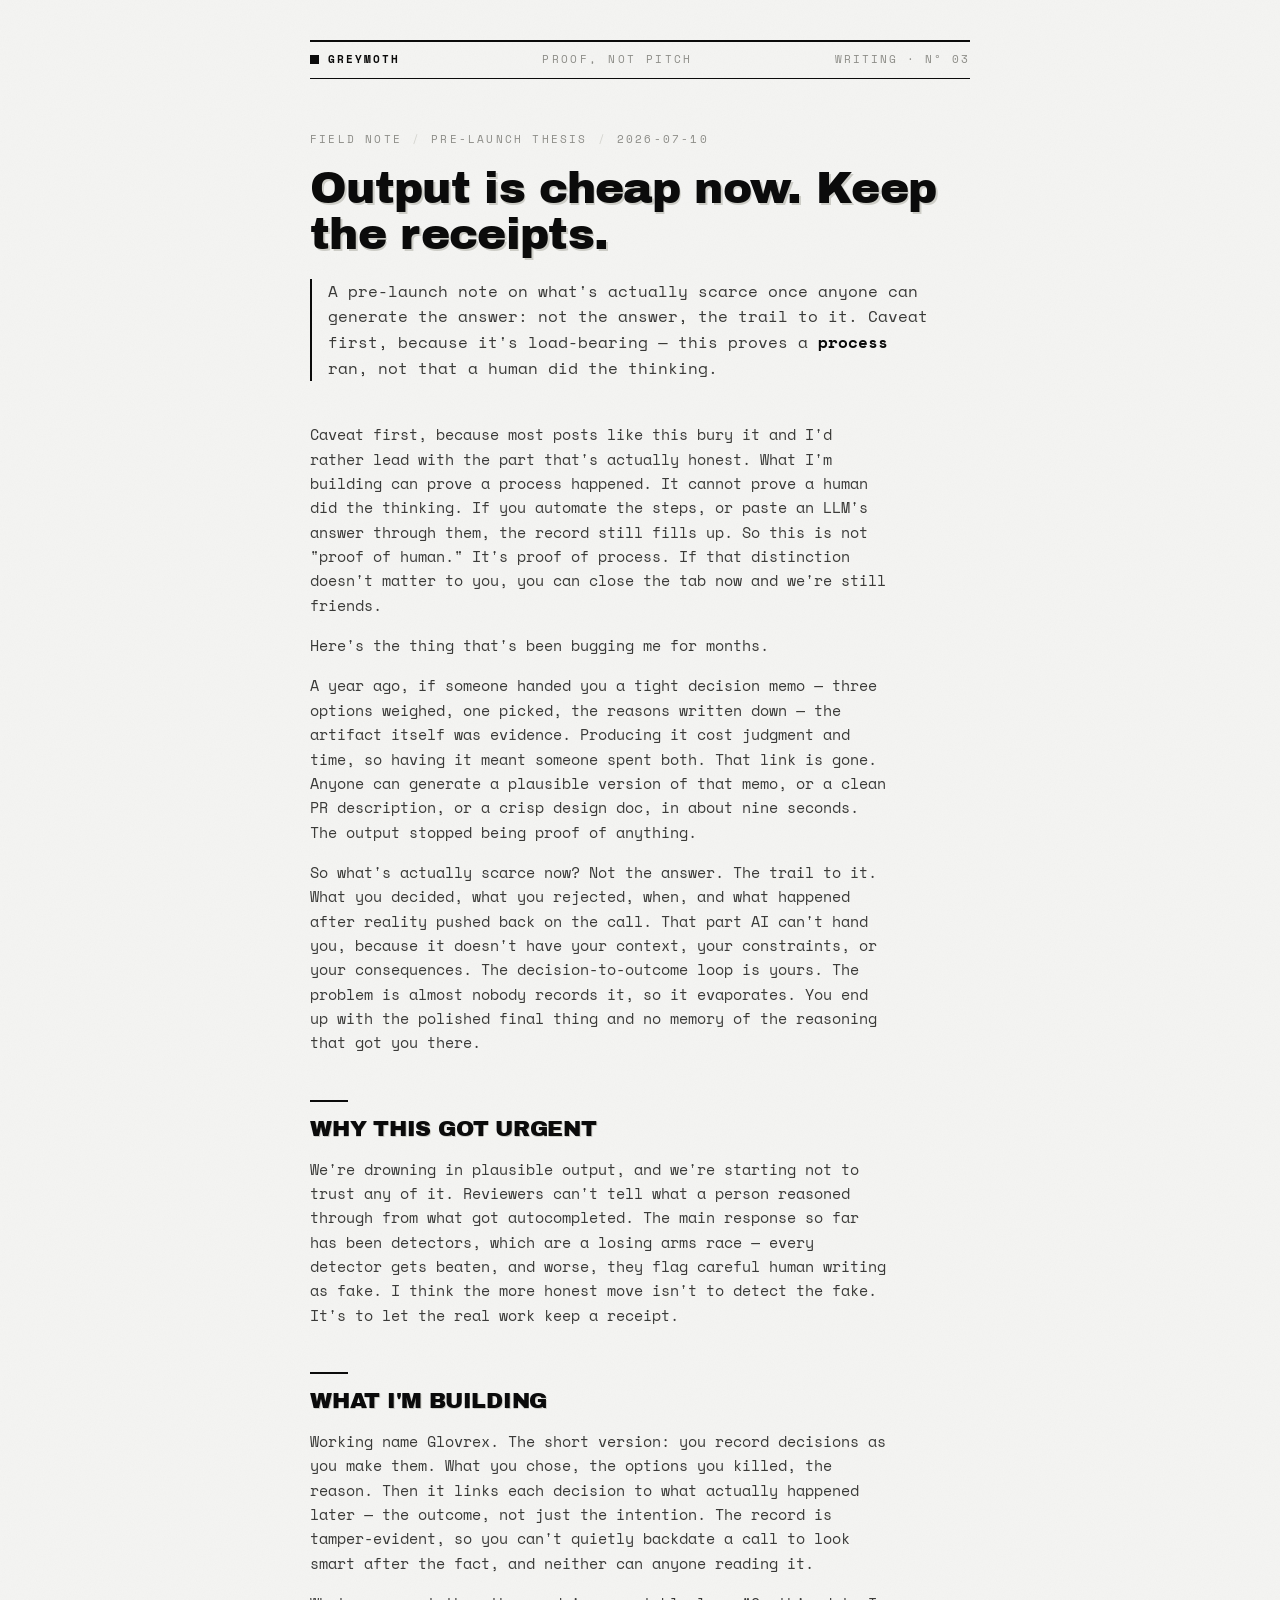
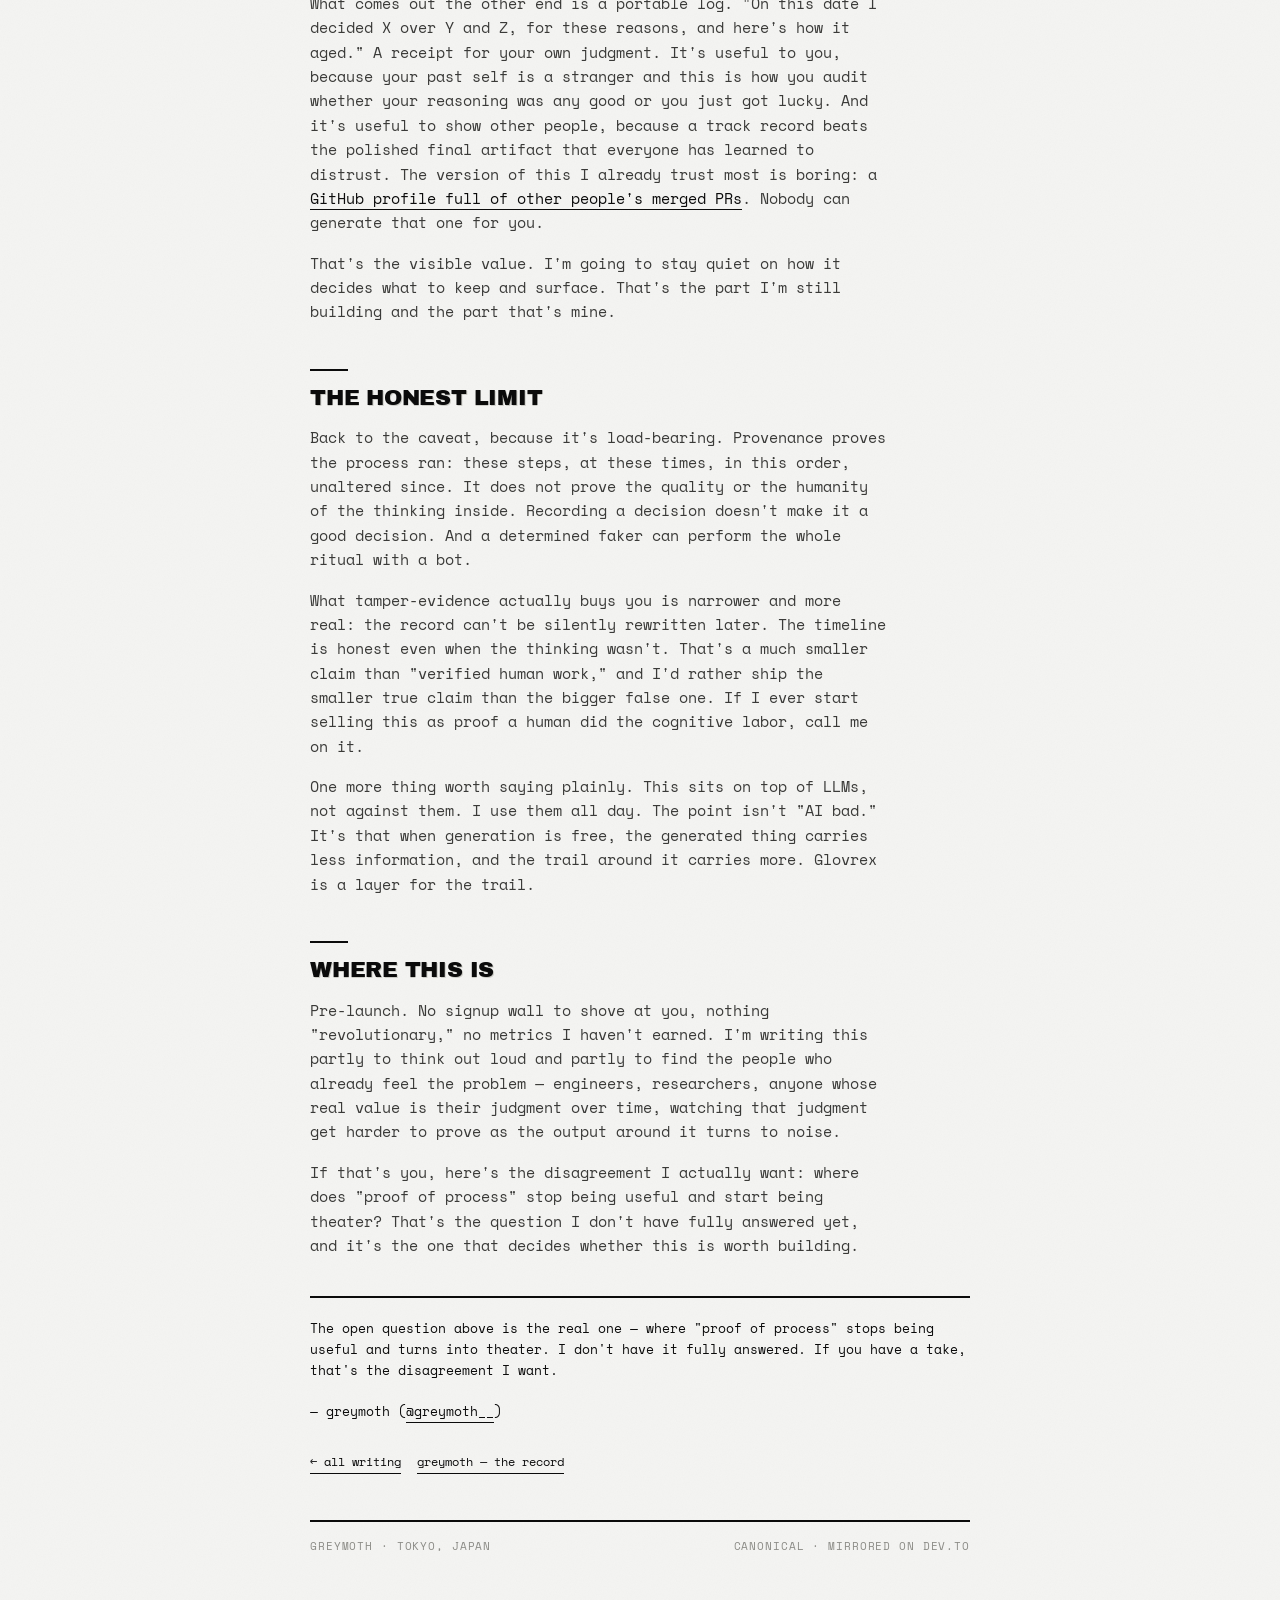
<file: writing/keep-the-receipts.html>
<!DOCTYPE html>
<html lang="en">
<head>
<meta charset="utf-8">
<meta name="viewport" content="width=device-width, initial-scale=1">
<title>Output is cheap now. Keep the receipts. — greymoth</title>
<meta name="description" content="Once anyone can generate a plausible decision memo in seconds, the artifact stops being proof of anything. A pre-launch note on Glovrex, a tamper-evident decision log that keeps the trail to a call instead of running detectors on the finished text. Proof of process, not proof of human — stated as the limit, up front.">
<link rel="canonical" href="https://greymoth-jp.github.io/writing/keep-the-receipts.html">
<link rel="alternate" type="application/atom+xml" title="greymoth — launches" href="https://greymoth-jp.github.io/feed.xml">

<!-- Open Graph -->
<meta property="og:type" content="article">
<meta property="og:url" content="https://greymoth-jp.github.io/writing/keep-the-receipts.html">
<meta property="og:title" content="Output is cheap now. Keep the receipts.">
<meta property="og:description" content="When anyone can generate the answer, the trail to it becomes the asset. A pre-launch note on keeping provenance for decisions, instead of running detectors on text.">
<meta property="og:image" content="https://greymoth-jp.github.io/og.png">
<meta property="og:image:width" content="1200">
<meta property="og:image:height" content="630">
<meta name="twitter:card" content="summary_large_image">
<meta name="twitter:title" content="Output is cheap now. Keep the receipts.">
<meta name="twitter:description" content="The artifact stopped being proof of anything the moment anyone could generate one. What's still scarce is the trail to a decision. A pre-launch note on the layer I'm building for that trail.">
<meta name="twitter:image" content="https://greymoth-jp.github.io/og.png">

<!-- Structured data — Article -->
<script type="application/ld+json">
{
  "@context": "https://schema.org",
  "@type": "Article",
  "headline": "Output is cheap now. Keep the receipts.",
  "description": "Once anyone can generate a plausible decision memo in seconds, the artifact stops being proof of anything. A pre-launch note on Glovrex, a tamper-evident decision log that keeps the trail to a call instead of running detectors on the finished text. Proof of process, not proof of human — stated as the limit, up front.",
  "author": { "@type": "Person", "name": "greymoth", "url": "https://greymoth-jp.github.io/" },
  "publisher": { "@type": "Person", "name": "greymoth", "url": "https://greymoth-jp.github.io/" },
  "datePublished": "2026-07-10",
  "mainEntityOfPage": "https://greymoth-jp.github.io/writing/keep-the-receipts.html",
  "keywords": "provenance, decision log, tamper-evident, build in public, pre-launch, Glovrex, AI detectors, proof of process"
}
</script>

<link rel="preconnect" href="https://fonts.googleapis.com">
<link rel="preconnect" href="https://fonts.gstatic.com" crossorigin>
<link href="https://fonts.googleapis.com/css2?family=Archivo+Black&family=Space+Mono:ital,wght@0,400;0,700;1,400;1,700&display=swap" rel="stylesheet">

<style>
  :root{
    --paper:#f4f4f2;        /* cool bone white */
    --ink:#0b0b0b;          /* near-black */
    --soft:#3a3a38;         /* body gray */
    --faded:#8c8c87;        /* labels */
    --hair:#d3d3cd;         /* hairlines */
    --ghost:#cdcdc7;        /* registration-offset gray */
    --code:#efefec;         /* code panel skin */
    --disp:"Archivo Black",Impact,sans-serif;
    --mono:"Space Mono","SFMono-Regular",ui-monospace,Menlo,Consolas,monospace;
  }
  *{box-sizing:border-box}
  html{-webkit-text-size-adjust:100%}
  html,body{overflow-x:hidden}
  ::selection{background:var(--ink);color:var(--paper)}
  body{
    margin:0;
    background:var(--paper);
    color:var(--ink);
    font-family:var(--mono);
    font-size:15px;
    line-height:1.6;
    background-image:
      url("data:image/svg+xml,%3Csvg xmlns='http://www.w3.org/2000/svg' width='160' height='160'%3E%3Cfilter id='n'%3E%3CfeTurbulence type='fractalNoise' baseFrequency='0.85' numOctaves='2' stitchTiles='stitch'/%3E%3CfeColorMatrix type='saturate' values='0'/%3E%3C/filter%3E%3Crect width='160' height='160' filter='url(%23n)' opacity='0.04'/%3E%3C/svg%3E");
  }
  a{color:inherit;text-decoration:none}
  .wrap{
    max-width:720px;
    margin:0 auto;
    padding:clamp(22px,5vw,40px) clamp(18px,5vw,30px) 72px;
  }

  /* ---- masthead ---- */
  .masthead{
    display:flex;justify-content:space-between;align-items:center;gap:14px;flex-wrap:wrap;
    font-size:11px;letter-spacing:.18em;text-transform:uppercase;
    padding:9px 0;border-top:2px solid var(--ink);border-bottom:1px solid var(--ink);color:var(--ink);
  }
  .masthead .brand{display:flex;align-items:center;gap:9px;font-weight:700}
  .masthead .sq{width:9px;height:9px;background:var(--ink);display:inline-block}
  .masthead .mid{color:var(--faded);letter-spacing:.22em}
  .masthead .ed{color:var(--faded)}
  @media(max-width:560px){.masthead .mid{display:none}}
  .masthead a{transition:opacity .12s ease}
  .masthead a:hover{opacity:.55}

  /* ---- article header ---- */
  header{padding:clamp(30px,6vw,52px) 0 clamp(18px,4vw,26px)}
  .eyebrow{
    font-size:11px;letter-spacing:.2em;text-transform:uppercase;
    color:var(--faded);margin:0 0 18px;
    display:flex;gap:10px;flex-wrap:wrap;align-items:center;
  }
  .eyebrow .sep{color:var(--hair)}
  h1{
    font-family:var(--disp);font-weight:400;
    font-size:clamp(27px,5.6vw,44px);
    line-height:1.03;letter-spacing:-.015em;margin:0;
    text-shadow:.035em .04em 0 var(--ghost);
    overflow-wrap:break-word;
  }
  .dek{
    font-family:var(--mono);font-size:clamp(14px,2.3vw,16px);
    color:var(--soft);margin:22px 0 0;max-width:62ch;line-height:1.6;
    padding-left:16px;border-left:2px solid var(--ink);
  }
  .dek b{color:var(--ink);font-weight:700}

  /* ---- prose body ---- */
  .body{max-width:64ch}
  .body h2{
    font-family:var(--disp);font-weight:400;text-transform:uppercase;
    font-size:clamp(16px,3.8vw,22px);line-height:1.08;letter-spacing:-.01em;
    margin:44px 0 4px;text-shadow:.03em .035em 0 var(--ghost);
  }
  .body h2::before{
    content:"";display:block;width:38px;height:2px;background:var(--ink);margin:0 0 16px;
  }
  .body p{font-size:14.5px;color:var(--soft);margin:16px 0 0;line-height:1.68}
  .body p b{color:var(--ink);font-weight:700}
  .body p a{border-bottom:1.5px solid var(--ink);color:var(--ink);transition:opacity .12s ease}
  .body p a:hover{opacity:.55}

  .sig{
    font-family:var(--mono);font-size:13px;color:var(--ink);
    margin:38px 0 0;padding-top:20px;border-top:2px solid var(--ink);
  }
  .sig a{border-bottom:1.5px solid var(--ink);padding-bottom:1px}
  .sig a:hover{opacity:.55}

  .backline{display:flex;gap:16px;flex-wrap:wrap;margin-top:30px}
  .backline a{font-size:12px;color:var(--ink);border-bottom:1.5px solid var(--ink);padding-bottom:2px;transition:opacity .12s ease}
  .backline a:hover{opacity:.55}

  footer{
    margin-top:46px;padding-top:16px;border-top:2px solid var(--ink);
    font-size:11px;color:var(--faded);letter-spacing:.08em;text-transform:uppercase;
    display:flex;justify-content:space-between;gap:14px;flex-wrap:wrap;
  }
</style>
</head>
<body>
<div class="wrap">

  <div class="masthead">
    <span class="brand"><span class="sq"></span> <a href="https://greymoth-jp.github.io/">greymoth</a></span>
    <span class="mid">proof, not pitch</span>
    <span class="ed"><a href="https://greymoth-jp.github.io/writing/">Writing</a> · Nº 03</span>
  </div>

  <header>
    <p class="eyebrow">field note <span class="sep">/</span> pre-launch thesis <span class="sep">/</span> 2026-07-10</p>
    <h1>Output is cheap now. Keep the receipts.</h1>
    <p class="dek">A pre-launch note on what's actually scarce once anyone can generate the answer: not the answer, the trail to it. Caveat first, because it's load-bearing — this proves a <b>process</b> ran, not that a human did the thinking.</p>
  </header>

  <div class="body">

    <p>Caveat first, because most posts like this bury it and I'd rather lead with the part that's actually honest. What I'm building can prove a process happened. It cannot prove a human did the thinking. If you automate the steps, or paste an LLM's answer through them, the record still fills up. So this is not "proof of human." It's proof of process. If that distinction doesn't matter to you, you can close the tab now and we're still friends.</p>

    <p>Here's the thing that's been bugging me for months.</p>

    <p>A year ago, if someone handed you a tight decision memo — three options weighed, one picked, the reasons written down — the artifact itself was evidence. Producing it cost judgment and time, so having it meant someone spent both. That link is gone. Anyone can generate a plausible version of that memo, or a clean PR description, or a crisp design doc, in about nine seconds. The output stopped being proof of anything.</p>

    <p>So what's actually scarce now? Not the answer. The trail to it. What you decided, what you rejected, when, and what happened after reality pushed back on the call. That part AI can't hand you, because it doesn't have your context, your constraints, or your consequences. The decision-to-outcome loop is yours. The problem is almost nobody records it, so it evaporates. You end up with the polished final thing and no memory of the reasoning that got you there.</p>

    <h2>Why this got urgent</h2>

    <p>We're drowning in plausible output, and we're starting not to trust any of it. Reviewers can't tell what a person reasoned through from what got autocompleted. The main response so far has been detectors, which are a losing arms race — every detector gets beaten, and worse, they flag careful human writing as fake. I think the more honest move isn't to detect the fake. It's to let the real work keep a receipt.</p>

    <h2>What I'm building</h2>

    <p>Working name Glovrex. The short version: you record decisions as you make them. What you chose, the options you killed, the reason. Then it links each decision to what actually happened later — the outcome, not just the intention. The record is tamper-evident, so you can't quietly backdate a call to look smart after the fact, and neither can anyone reading it.</p>

    <p>What comes out the other end is a portable log. "On this date I decided X over Y and Z, for these reasons, and here's how it aged." A receipt for your own judgment. It's useful to you, because your past self is a stranger and this is how you audit whether your reasoning was any good or you just got lucky. And it's useful to show other people, because a track record beats the polished final artifact that everyone has learned to distrust. The version of this I already trust most is boring: a <a href="https://github.com/greymoth-jp">GitHub profile full of other people's merged PRs</a>. Nobody can generate that one for you.</p>

    <p>That's the visible value. I'm going to stay quiet on how it decides what to keep and surface. That's the part I'm still building and the part that's mine.</p>

    <h2>The honest limit</h2>

    <p>Back to the caveat, because it's load-bearing. Provenance proves the process ran: these steps, at these times, in this order, unaltered since. It does not prove the quality or the humanity of the thinking inside. Recording a decision doesn't make it a good decision. And a determined faker can perform the whole ritual with a bot.</p>

    <p>What tamper-evidence actually buys you is narrower and more real: the record can't be silently rewritten later. The timeline is honest even when the thinking wasn't. That's a much smaller claim than "verified human work," and I'd rather ship the smaller true claim than the bigger false one. If I ever start selling this as proof a human did the cognitive labor, call me on it.</p>

    <p>One more thing worth saying plainly. This sits on top of LLMs, not against them. I use them all day. The point isn't "AI bad." It's that when generation is free, the generated thing carries less information, and the trail around it carries more. Glovrex is a layer for the trail.</p>

    <h2>Where this is</h2>

    <p>Pre-launch. No signup wall to shove at you, nothing "revolutionary," no metrics I haven't earned. I'm writing this partly to think out loud and partly to find the people who already feel the problem — engineers, researchers, anyone whose real value is their judgment over time, watching that judgment get harder to prove as the output around it turns to noise.</p>

    <p>If that's you, here's the disagreement I actually want: where does "proof of process" stop being useful and start being theater? That's the question I don't have fully answered yet, and it's the one that decides whether this is worth building.</p>

  </div>

  <p class="sig">The open question above is the real one — where "proof of process" stops being useful and turns into theater. I don't have it fully answered. If you have a take, that's the disagreement I want.<br><br>— greymoth (<a href="https://x.com/greymoth__">@greymoth__</a>)</p>

  <div class="backline">
    <a href="https://greymoth-jp.github.io/writing/">← all writing</a>
    <a href="https://greymoth-jp.github.io/">greymoth — the record</a>
  </div>

  <footer>
    <span>greymoth · Tokyo, Japan</span>
    <span>canonical · mirrored on dev.to</span>
  </footer>

</div>
</body>
</html>
</file>
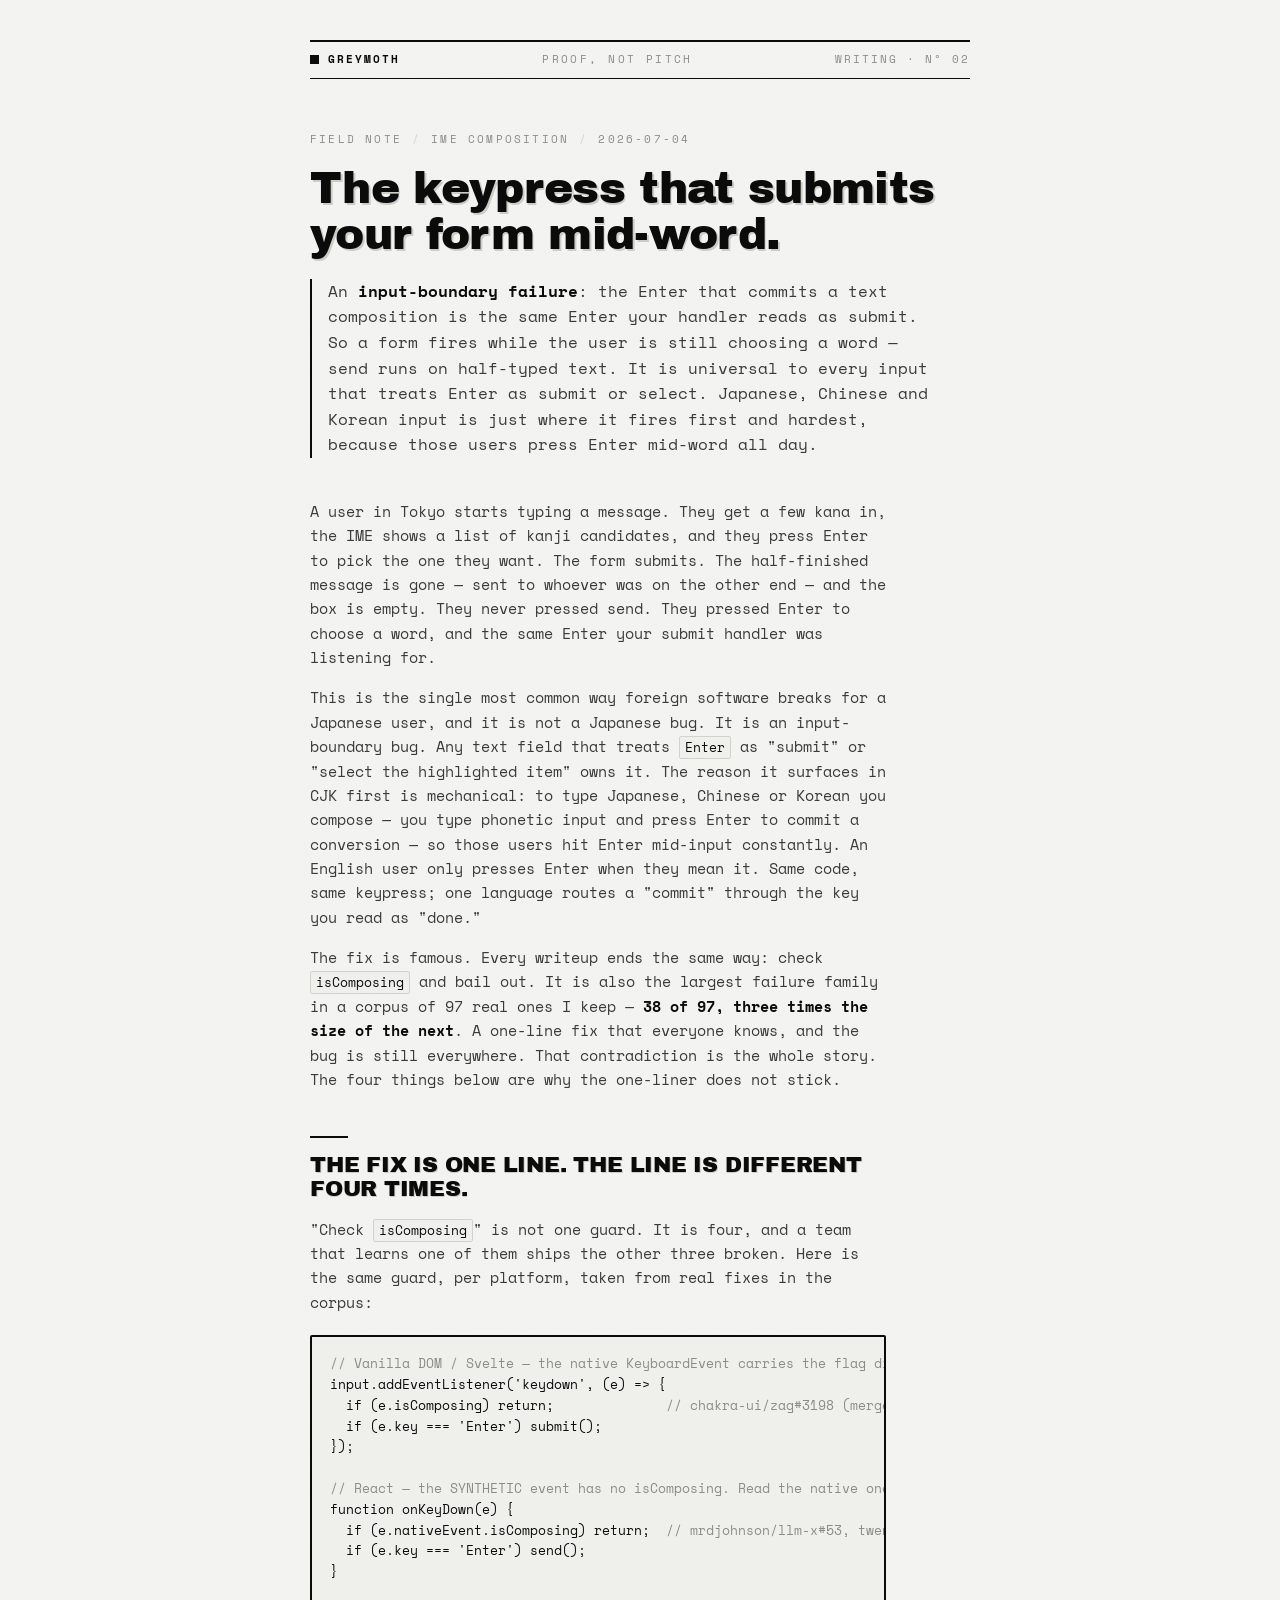
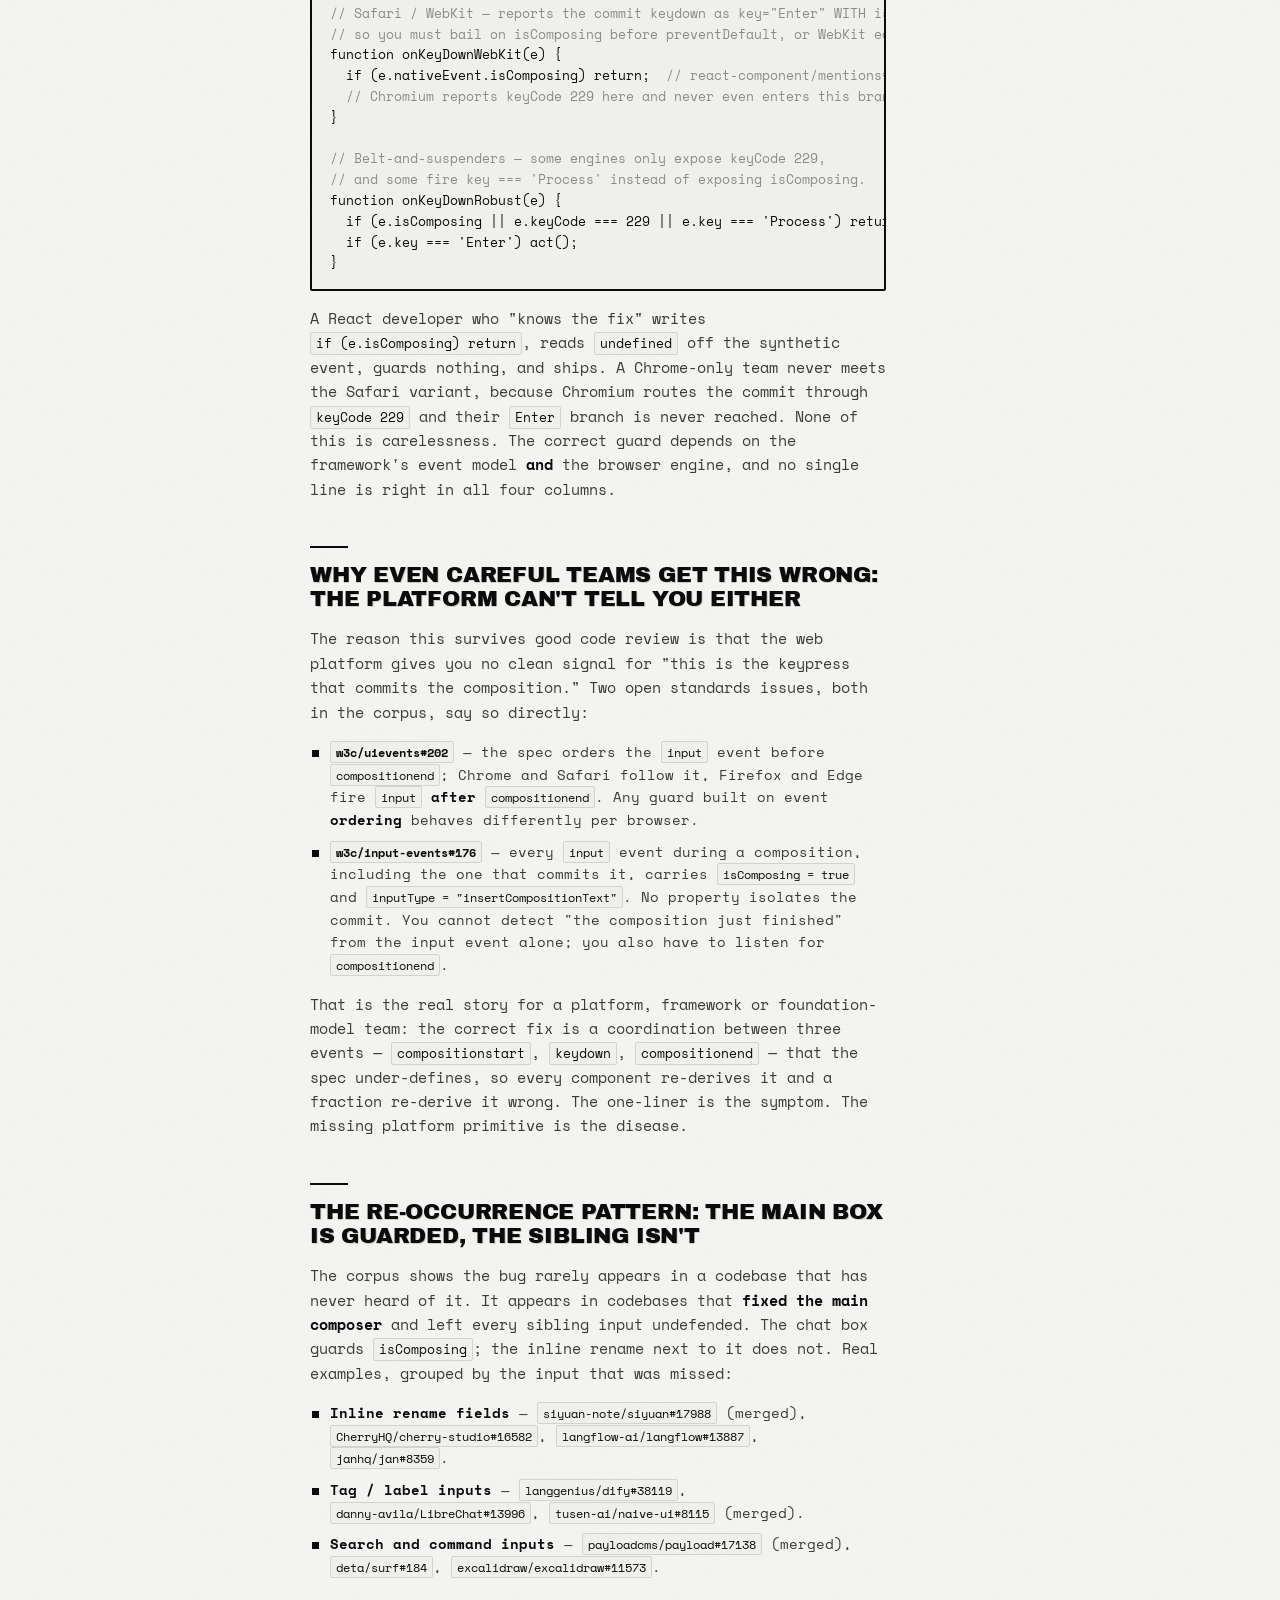
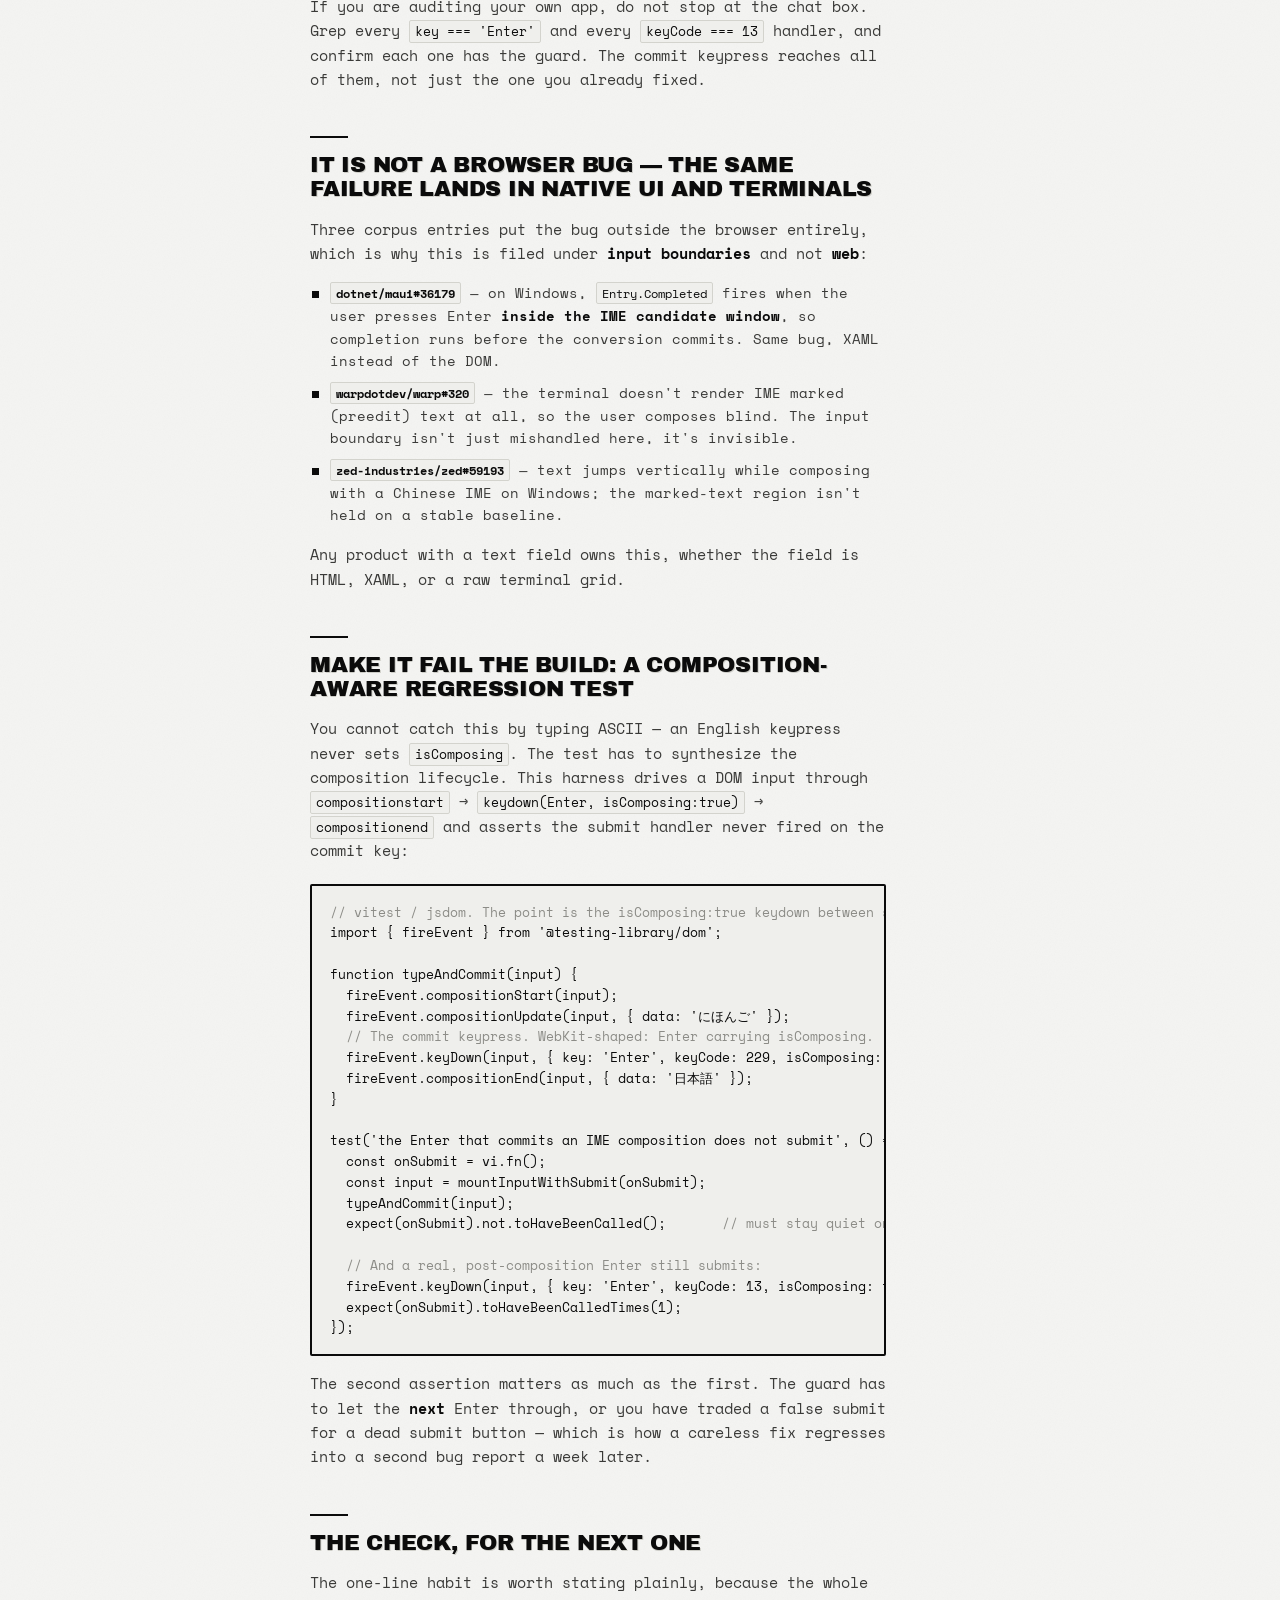
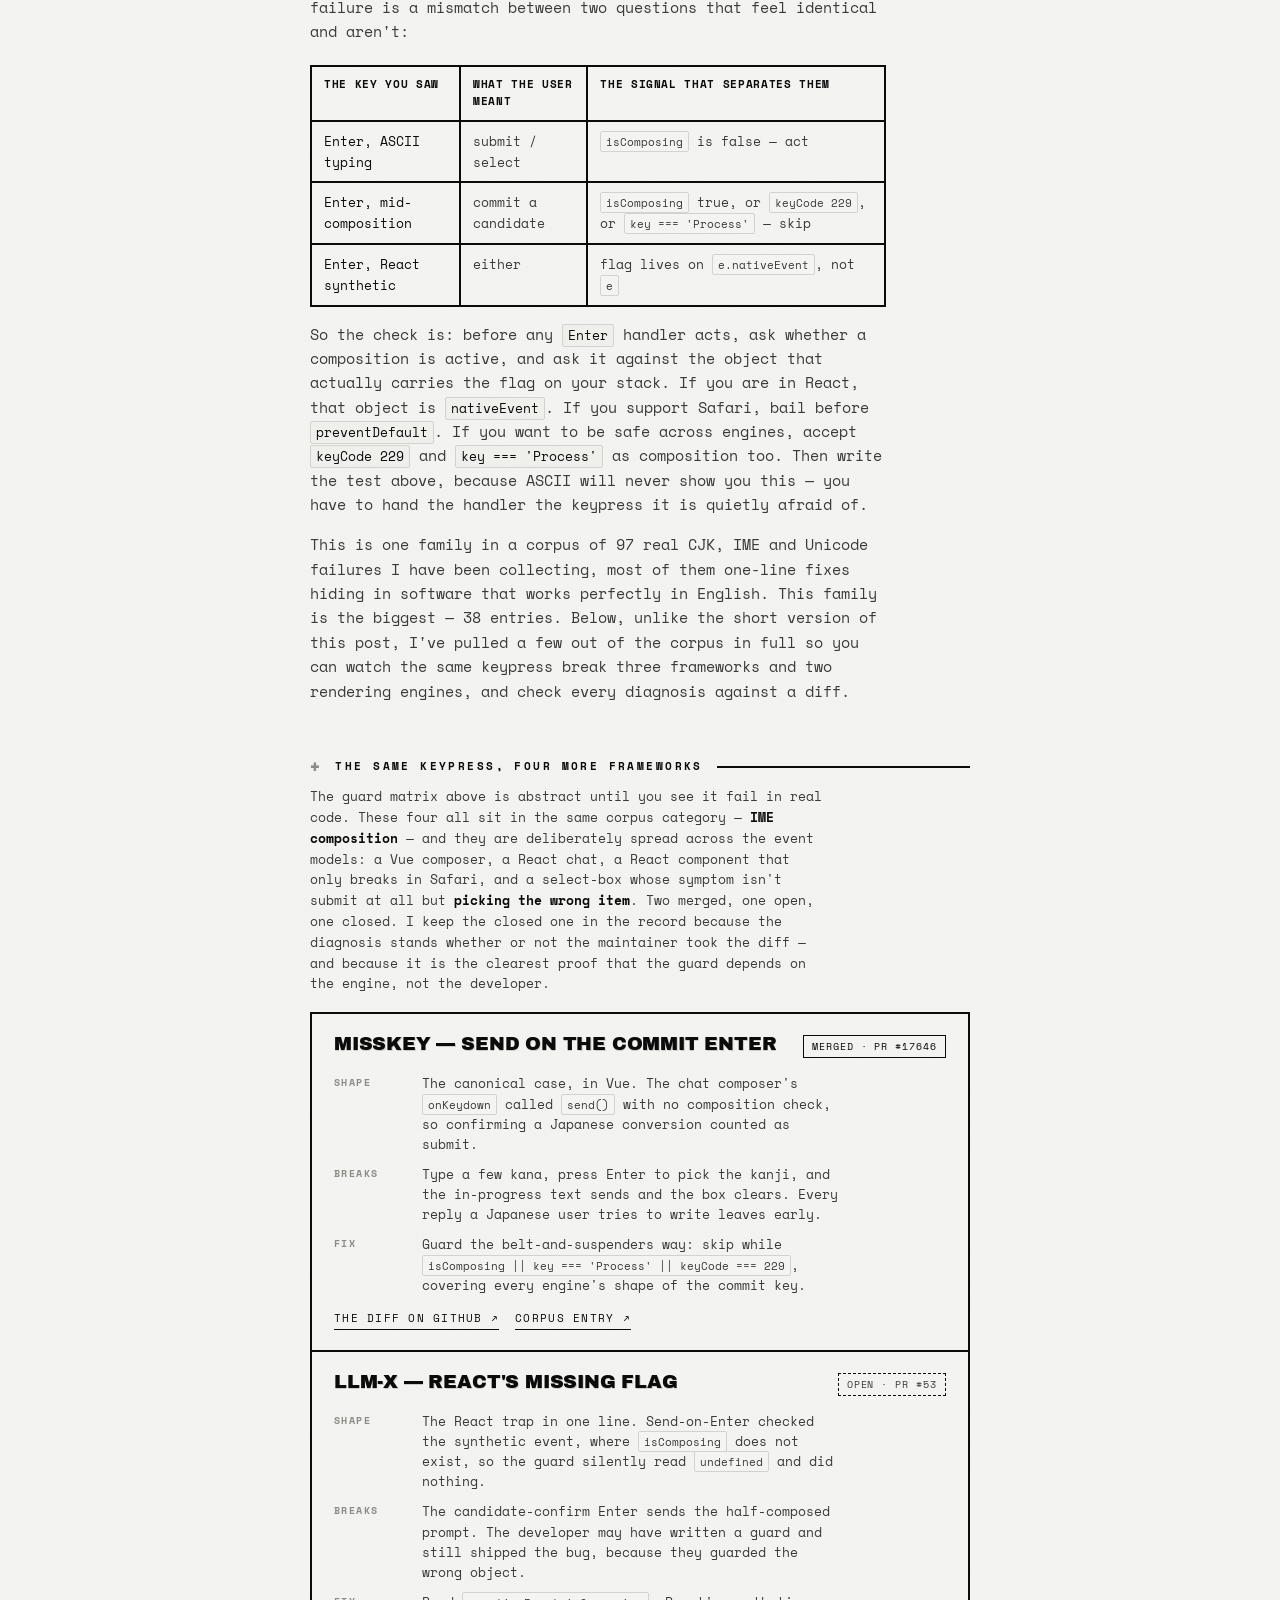
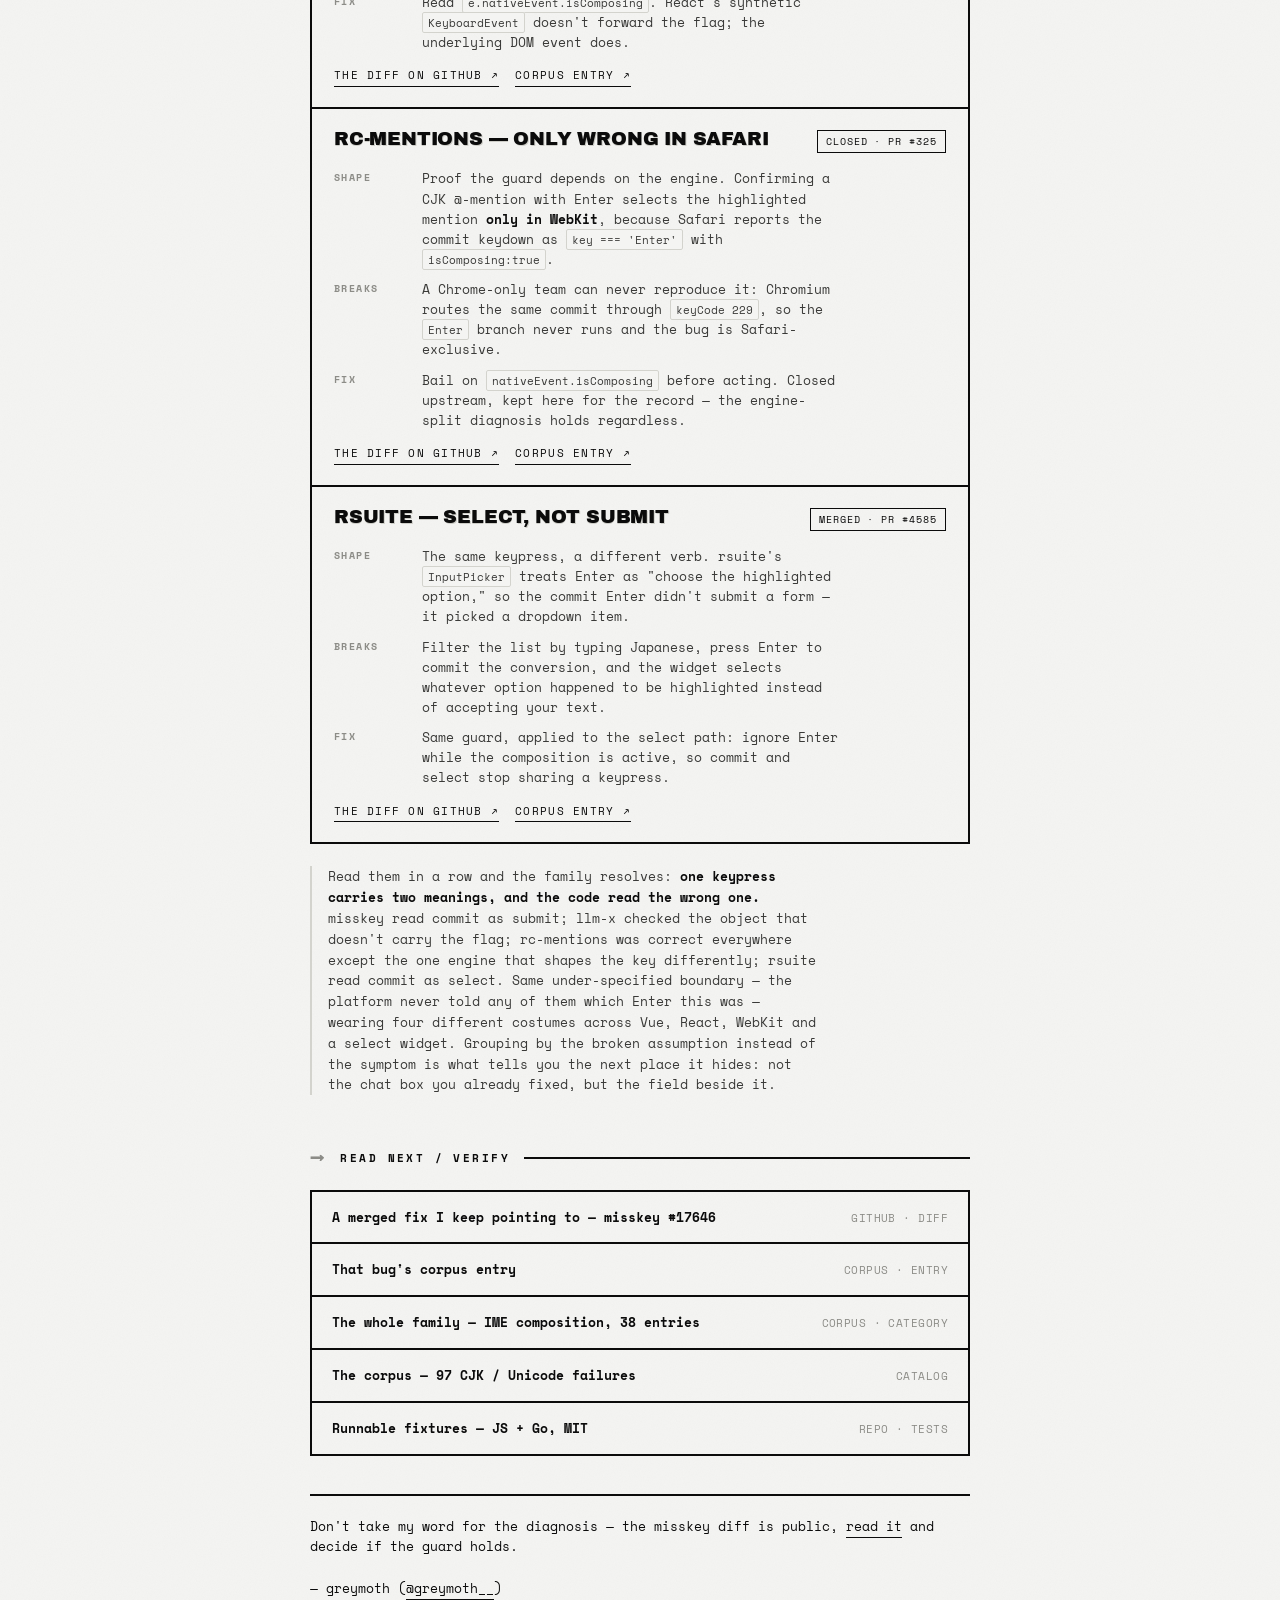
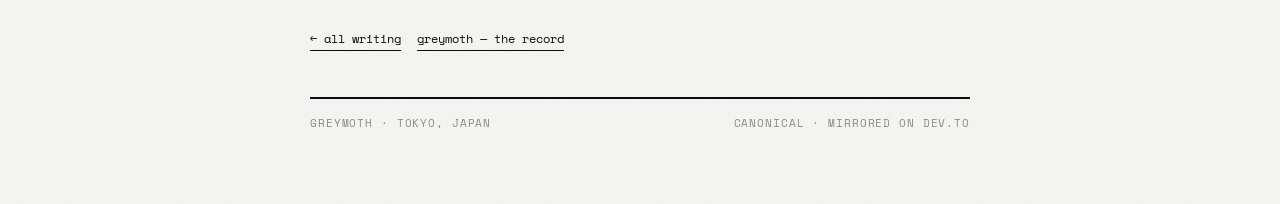
<file: writing/the-keypress-that-submits-your-form-mid-word.html>
<!DOCTYPE html>
<html lang="en">
<head>
<meta charset="utf-8">
<meta name="viewport" content="width=device-width, initial-scale=1">
<title>The keypress that submits your form mid-word. — greymoth</title>
<meta name="description" content="A user presses Enter to pick a kanji candidate and the form submits with half-typed text. It is an input-boundary bug: the commit keypress of an IME composition is the same Enter your handler reads as submit. The one-line isComposing fix, why it is four different lines, the spec-level root cause, the sibling-input re-occurrence pattern, native and terminal cases, and a regression harness — with real merged diffs.">
<link rel="canonical" href="https://greymoth-jp.github.io/writing/the-keypress-that-submits-your-form-mid-word.html">
<link rel="alternate" type="application/atom+xml" title="greymoth — launches" href="https://greymoth-jp.github.io/feed.xml">

<!-- Open Graph -->
<meta property="og:type" content="article">
<meta property="og:url" content="https://greymoth-jp.github.io/writing/the-keypress-that-submits-your-form-mid-word.html">
<meta property="og:title" content="The keypress that submits your form mid-word.">
<meta property="og:description" content="The commit keypress of an IME composition is the same Enter your handler reads as submit. The one-line isComposing fix — why it is four different lines, why the platform can't cleanly signal the commit, and the same failure across React, Vue, Safari, native UI and terminals.">
<meta property="og:image" content="https://greymoth-jp.github.io/og.png">
<meta property="og:image:width" content="1200">
<meta property="og:image:height" content="630">
<meta name="twitter:card" content="summary_large_image">
<meta name="twitter:title" content="The keypress that submits your form mid-word.">
<meta name="twitter:description" content="Enter commits a Japanese IME conversion and your form submits mid-word. The one-line fix, why it is four lines, the spec root cause, and the same bug in misskey, llm-x, Safari mentions and rsuite.">
<meta name="twitter:image" content="https://greymoth-jp.github.io/og.png">

<!-- Structured data — Article -->
<script type="application/ld+json">
{
  "@context": "https://schema.org",
  "@type": "TechArticle",
  "headline": "The keypress that submits your form mid-word.",
  "description": "The Enter that commits an IME composition is the same Enter a submit handler reads as submit, so a Japanese, Chinese or Korean user's form fires mid-word. The one-line isComposing guard, why it is four different lines across frameworks and engines, the two open W3C issues at the root, the sibling-input re-occurrence pattern, native and terminal cases, and a composition-aware regression harness — cross-linked to real merged pull requests.",
  "author": { "@type": "Person", "name": "greymoth", "url": "https://greymoth-jp.github.io/" },
  "publisher": { "@type": "Person", "name": "greymoth", "url": "https://greymoth-jp.github.io/" },
  "datePublished": "2026-07-04",
  "mainEntityOfPage": "https://greymoth-jp.github.io/writing/the-keypress-that-submits-your-form-mid-word.html",
  "keywords": "IME, composition event, isComposing, keyCode 229, Enter key, CJK, Japanese input, React nativeEvent, WebKit, form submit, compositionstart, compositionend",
  "isPartOf": { "@type": "Collection", "name": "CJK / Unicode Failure Corpus", "url": "https://greymoth-jp.github.io/cjk-failure-corpus/" }
}
</script>

<link rel="preconnect" href="https://fonts.googleapis.com">
<link rel="preconnect" href="https://fonts.gstatic.com" crossorigin>
<link href="https://fonts.googleapis.com/css2?family=Archivo+Black&family=Space+Mono:ital,wght@0,400;0,700;1,400;1,700&display=swap" rel="stylesheet">

<style>
  :root{
    --paper:#f4f4f2;        /* cool bone white */
    --ink:#0b0b0b;          /* near-black */
    --soft:#3a3a38;         /* body gray */
    --faded:#8c8c87;        /* labels */
    --hair:#d3d3cd;         /* hairlines */
    --ghost:#cdcdc7;        /* registration-offset gray */
    --code:#efefec;         /* code panel skin */
    --disp:"Archivo Black",Impact,sans-serif;
    --mono:"Space Mono","SFMono-Regular",ui-monospace,Menlo,Consolas,monospace;
  }
  *{box-sizing:border-box}
  html{-webkit-text-size-adjust:100%}
  html,body{overflow-x:hidden}
  ::selection{background:var(--ink);color:var(--paper)}
  body{
    margin:0;
    background:var(--paper);
    color:var(--ink);
    font-family:var(--mono);
    font-size:15px;
    line-height:1.6;
    background-image:
      url("data:image/svg+xml,%3Csvg xmlns='http://www.w3.org/2000/svg' width='160' height='160'%3E%3Cfilter id='n'%3E%3CfeTurbulence type='fractalNoise' baseFrequency='0.85' numOctaves='2' stitchTiles='stitch'/%3E%3CfeColorMatrix type='saturate' values='0'/%3E%3C/filter%3E%3Crect width='160' height='160' filter='url(%23n)' opacity='0.04'/%3E%3C/svg%3E");
  }
  a{color:inherit;text-decoration:none}
  .wrap{
    max-width:720px;
    margin:0 auto;
    padding:clamp(22px,5vw,40px) clamp(18px,5vw,30px) 72px;
  }

  /* ---- masthead ---- */
  .masthead{
    display:flex;justify-content:space-between;align-items:center;gap:14px;flex-wrap:wrap;
    font-size:11px;letter-spacing:.18em;text-transform:uppercase;
    padding:9px 0;border-top:2px solid var(--ink);border-bottom:1px solid var(--ink);color:var(--ink);
  }
  .masthead .brand{display:flex;align-items:center;gap:9px;font-weight:700}
  .masthead .sq{width:9px;height:9px;background:var(--ink);display:inline-block}
  .masthead .mid{color:var(--faded);letter-spacing:.22em}
  .masthead .ed{color:var(--faded)}
  @media(max-width:560px){.masthead .mid{display:none}}
  .masthead a{transition:opacity .12s ease}
  .masthead a:hover{opacity:.55}

  /* ---- article header ---- */
  header{padding:clamp(30px,6vw,52px) 0 clamp(18px,4vw,26px)}
  .eyebrow{
    font-size:11px;letter-spacing:.2em;text-transform:uppercase;
    color:var(--faded);margin:0 0 18px;
    display:flex;gap:10px;flex-wrap:wrap;align-items:center;
  }
  .eyebrow .sep{color:var(--hair)}
  h1{
    font-family:var(--disp);font-weight:400;
    font-size:clamp(27px,5.6vw,44px);
    line-height:1.03;letter-spacing:-.015em;margin:0;
    text-shadow:.035em .04em 0 var(--ghost);
    overflow-wrap:break-word;
  }
  .dek{
    font-family:var(--mono);font-size:clamp(14px,2.3vw,16px);
    color:var(--soft);margin:22px 0 0;max-width:62ch;line-height:1.6;
    padding-left:16px;border-left:2px solid var(--ink);
  }
  .dek b{color:var(--ink);font-weight:700}

  /* ---- prose body ---- */
  .body{max-width:64ch}
  .body h2{
    font-family:var(--disp);font-weight:400;text-transform:uppercase;
    font-size:clamp(16px,3.8vw,22px);line-height:1.08;letter-spacing:-.01em;
    margin:44px 0 4px;text-shadow:.03em .035em 0 var(--ghost);
  }
  .body h2::before{
    content:"";display:block;width:38px;height:2px;background:var(--ink);margin:0 0 16px;
  }
  .body p{font-size:14.5px;color:var(--soft);margin:16px 0 0;line-height:1.68}
  .body p b{color:var(--ink);font-weight:700}
  .body p code,.body li code{
    font-family:var(--mono);font-size:.88em;
    background:var(--code);border:1px solid var(--hair);border-radius:2px;
    padding:1px 5px;color:var(--ink);white-space:nowrap;
  }
  .body ul{margin:16px 0 0;padding-left:0;list-style:none}
  .body ul li{
    font-size:14px;color:var(--soft);line-height:1.62;margin:9px 0 0;
    padding-left:20px;position:relative;
  }
  .body ul li::before{
    content:"";position:absolute;left:2px;top:9px;width:7px;height:7px;background:var(--ink);
  }
  .body ul li b{color:var(--ink);font-weight:700}

  /* code blocks — scroll inside their own box, never the page */
  pre{
    margin:20px 0 0;background:var(--code);
    border:2px solid var(--ink);border-radius:2px;
    padding:16px clamp(12px,3vw,18px);
    overflow-x:auto;-webkit-overflow-scrolling:touch;
  }
  pre code{
    font-family:var(--mono);font-size:13px;line-height:1.6;
    color:var(--ink);white-space:pre;display:block;
  }
  pre code .cm{color:var(--faded)}

  /* the guard-matrix table */
  .tbl-scroll{overflow-x:auto;-webkit-overflow-scrolling:touch;margin:20px 0 0}
  table{border-collapse:collapse;width:100%;min-width:460px;font-size:13px}
  th,td{border:2px solid var(--ink);padding:9px 12px;text-align:left;vertical-align:top}
  th{font-family:var(--mono);font-weight:700;text-transform:uppercase;font-size:11px;letter-spacing:.06em}
  td:first-child{font-family:var(--mono);font-size:13px;color:var(--ink)}
  td{color:var(--soft)}
  td code{font-family:var(--mono);font-size:.86em;background:var(--paper);border:1px solid var(--hair);border-radius:2px;padding:1px 5px;white-space:nowrap}

  .callout{
    font-size:13px;color:var(--soft);margin:22px 0 0;max-width:64ch;
    padding-left:16px;border-left:2px solid var(--hair);line-height:1.6;
  }
  .callout b{color:var(--ink);font-weight:700}

  /* ---- section label ---- */
  .label{
    font-family:var(--mono);font-size:11px;letter-spacing:.22em;text-transform:uppercase;
    color:var(--ink);font-weight:700;margin:52px 0 8px;
    display:flex;align-items:center;gap:14px;
  }
  .label .n{color:var(--faded);font-family:var(--disp);font-size:14px}
  .label::after{content:"";flex:1;height:2px;background:var(--ink)}
  .lead{font-size:13px;color:var(--soft);margin:0 0 18px;max-width:64ch;line-height:1.6}
  .lead b{color:var(--ink);font-weight:700}

  /* ---- the family cards (added depth) ---- */
  .fam{border:2px solid var(--ink);border-top:none}
  .fam .card{border-top:2px solid var(--ink);padding:20px clamp(14px,3.5vw,22px)}
  .fam .fh{display:flex;justify-content:space-between;align-items:baseline;gap:12px;flex-wrap:wrap}
  .fam .name{
    font-family:var(--disp);font-weight:400;text-transform:uppercase;
    font-size:clamp(15px,3.4vw,19px);line-height:1.05;letter-spacing:-.01em;
    text-shadow:.025em .03em 0 var(--ghost);overflow-wrap:break-word;
  }
  .fam .st{
    font-size:9.5px;letter-spacing:.1em;text-transform:uppercase;white-space:nowrap;
    border:1.5px solid var(--ink);padding:3px 8px;color:var(--ink);
  }
  .fam .st.open{border-style:dashed;color:var(--soft)}
  .fam .rows{margin:15px 0 0;display:grid;gap:10px}
  .fam .rr{display:grid;grid-template-columns:74px 1fr;gap:14px;align-items:start}
  .fam .rk{font-size:10px;letter-spacing:.14em;text-transform:uppercase;color:var(--faded);font-weight:700;padding-top:2px}
  .fam .rv{font-size:13px;color:var(--soft);line-height:1.55;max-width:52ch}
  .fam .rv b{color:var(--ink);font-weight:700}
  .fam .rv code{
    font-family:var(--mono);font-size:.86em;background:var(--paper);
    border:1px solid var(--hair);border-radius:2px;padding:1px 5px;white-space:nowrap;
  }
  .fam .links{display:flex;gap:16px;flex-wrap:wrap;margin-top:15px}
  .fam .links a{
    font-size:10.5px;letter-spacing:.12em;text-transform:uppercase;
    border-bottom:1.5px solid var(--ink);padding-bottom:2px;transition:opacity .12s ease;
  }
  .fam .links a:hover{opacity:.55}
  @media(max-width:540px){
    .fam .rr{grid-template-columns:1fr;gap:3px}
    .fam .rk{padding-top:0}
  }

  /* ---- read-next / verify block ---- */
  .next{border:2px solid var(--ink);margin-top:20px}
  .next a{
    display:flex;justify-content:space-between;align-items:baseline;gap:12px;
    padding:15px clamp(14px,3.4vw,20px);border-bottom:2px solid var(--ink);
    transition:background .12s ease,color .12s ease;
  }
  .next a:last-child{border-bottom:none}
  .next a:hover{background:var(--ink);color:var(--paper)}
  .next .nt{font-family:var(--mono);font-weight:700;font-size:13px}
  .next .nd{font-size:11px;color:var(--faded);letter-spacing:.04em;text-transform:uppercase;white-space:nowrap}
  .next a:hover .nd{color:#bdbdb7}

  .sig{
    font-family:var(--mono);font-size:13px;color:var(--ink);
    margin:38px 0 0;padding-top:20px;border-top:2px solid var(--ink);
  }
  .sig a{border-bottom:1.5px solid var(--ink);padding-bottom:1px}
  .sig a:hover{opacity:.55}

  .backline{display:flex;gap:16px;flex-wrap:wrap;margin-top:30px}
  .backline a{font-size:12px;color:var(--ink);border-bottom:1.5px solid var(--ink);padding-bottom:2px;transition:opacity .12s ease}
  .backline a:hover{opacity:.55}

  footer{
    margin-top:46px;padding-top:16px;border-top:2px solid var(--ink);
    font-size:11px;color:var(--faded);letter-spacing:.08em;text-transform:uppercase;
    display:flex;justify-content:space-between;gap:14px;flex-wrap:wrap;
  }
</style>
</head>
<body>
<div class="wrap">

  <div class="masthead">
    <span class="brand"><span class="sq"></span> <a href="https://greymoth-jp.github.io/">greymoth</a></span>
    <span class="mid">proof, not pitch</span>
    <span class="ed"><a href="https://greymoth-jp.github.io/writing/">Writing</a> · Nº 02</span>
  </div>

  <header>
    <p class="eyebrow">field note <span class="sep">/</span> IME composition <span class="sep">/</span> 2026-07-04</p>
    <h1>The keypress that submits your form mid-word.</h1>
    <p class="dek">An <b>input-boundary failure</b>: the Enter that commits a text composition is the same Enter your handler reads as submit. So a form fires while the user is still choosing a word — send runs on half-typed text. It is universal to every input that treats Enter as submit or select. Japanese, Chinese and Korean input is just where it fires first and hardest, because those users press Enter mid-word all day.</p>
  </header>

  <div class="body">

    <p>A user in Tokyo starts typing a message. They get a few kana in, the IME shows a list of kanji candidates, and they press Enter to pick the one they want. The form submits. The half-finished message is gone — sent to whoever was on the other end — and the box is empty. They never pressed send. They pressed Enter to choose a word, and the same Enter your submit handler was listening for.</p>

    <p>This is the single most common way foreign software breaks for a Japanese user, and it is not a Japanese bug. It is an input-boundary bug. Any text field that treats <code>Enter</code> as "submit" or "select the highlighted item" owns it. The reason it surfaces in CJK first is mechanical: to type Japanese, Chinese or Korean you compose — you type phonetic input and press Enter to commit a conversion — so those users hit Enter mid-input constantly. An English user only presses Enter when they mean it. Same code, same keypress; one language routes a "commit" through the key you read as "done."</p>

    <p>The fix is famous. Every writeup ends the same way: check <code>isComposing</code> and bail out. It is also the largest failure family in a corpus of 97 real ones I keep — <b>38 of 97, three times the size of the next</b>. A one-line fix that everyone knows, and the bug is still everywhere. That contradiction is the whole story. The four things below are why the one-liner does not stick.</p>

    <h2>The fix is one line. The line is different four times.</h2>

    <p>"Check <code>isComposing</code>" is not one guard. It is four, and a team that learns one of them ships the other three broken. Here is the same guard, per platform, taken from real fixes in the corpus:</p>

<pre><code><span class="cm">// Vanilla DOM / Svelte — the native KeyboardEvent carries the flag directly.</span>
input.addEventListener('keydown', (e) =&gt; {
  if (e.isComposing) return;              <span class="cm">// chakra-ui/zag#3198 (merged)</span>
  if (e.key === 'Enter') submit();
});

<span class="cm">// React — the SYNTHETIC event has no isComposing. Read the native one.</span>
function onKeyDown(e) {
  if (e.nativeEvent.isComposing) return;  <span class="cm">// mrdjohnson/llm-x#53, twentyhq/twenty#22270 (merged)</span>
  if (e.key === 'Enter') send();
}

<span class="cm">// Safari / WebKit — reports the commit keydown as key="Enter" WITH isComposing=true,</span>
<span class="cm">// so you must bail on isComposing before preventDefault, or WebKit eats the commit.</span>
function onKeyDownWebKit(e) {
  if (e.nativeEvent.isComposing) return;  <span class="cm">// react-component/mentions#325 (Safari-only)</span>
  <span class="cm">// Chromium reports keyCode 229 here and never even enters this branch.</span>
}

<span class="cm">// Belt-and-suspenders — some engines only expose keyCode 229,</span>
<span class="cm">// and some fire key === 'Process' instead of exposing isComposing.</span>
function onKeyDownRobust(e) {
  if (e.isComposing || e.keyCode === 229 || e.key === 'Process') return;  <span class="cm">// misskey-dev/misskey#17646 (merged)</span>
  if (e.key === 'Enter') act();
}</code></pre>

    <p>A React developer who "knows the fix" writes <code>if (e.isComposing) return</code>, reads <code>undefined</code> off the synthetic event, guards nothing, and ships. A Chrome-only team never meets the Safari variant, because Chromium routes the commit through <code>keyCode 229</code> and their <code>Enter</code> branch is never reached. None of this is carelessness. The correct guard depends on the framework's event model <b>and</b> the browser engine, and no single line is right in all four columns.</p>

    <h2>Why even careful teams get this wrong: the platform can't tell you either</h2>

    <p>The reason this survives good code review is that the web platform gives you no clean signal for "this is the keypress that commits the composition." Two open standards issues, both in the corpus, say so directly:</p>

    <ul>
      <li><b><code>w3c/uievents#202</code></b> — the spec orders the <code>input</code> event before <code>compositionend</code>; Chrome and Safari follow it, Firefox and Edge fire <code>input</code> <b>after</b> <code>compositionend</code>. Any guard built on event <b>ordering</b> behaves differently per browser.</li>
      <li><b><code>w3c/input-events#176</code></b> — every <code>input</code> event during a composition, including the one that commits it, carries <code>isComposing = true</code> and <code>inputType = "insertCompositionText"</code>. No property isolates the commit. You cannot detect "the composition just finished" from the input event alone; you also have to listen for <code>compositionend</code>.</li>
    </ul>

    <p>That is the real story for a platform, framework or foundation-model team: the correct fix is a coordination between three events — <code>compositionstart</code>, <code>keydown</code>, <code>compositionend</code> — that the spec under-defines, so every component re-derives it and a fraction re-derive it wrong. The one-liner is the symptom. The missing platform primitive is the disease.</p>

    <h2>The re-occurrence pattern: the main box is guarded, the sibling isn't</h2>

    <p>The corpus shows the bug rarely appears in a codebase that has never heard of it. It appears in codebases that <b>fixed the main composer</b> and left every sibling input undefended. The chat box guards <code>isComposing</code>; the inline rename next to it does not. Real examples, grouped by the input that was missed:</p>

    <ul>
      <li><b>Inline rename fields</b> — <code>siyuan-note/siyuan#17988</code> (merged), <code>CherryHQ/cherry-studio#16582</code>, <code>langflow-ai/langflow#13887</code>, <code>janhq/jan#8359</code>.</li>
      <li><b>Tag / label inputs</b> — <code>langgenius/dify#38119</code>, <code>danny-avila/LibreChat#13996</code>, <code>tusen-ai/naive-ui#8115</code> (merged).</li>
      <li><b>Search and command inputs</b> — <code>payloadcms/payload#17138</code> (merged), <code>deta/surf#184</code>, <code>excalidraw/excalidraw#11573</code>.</li>
    </ul>

    <p>If you are auditing your own app, do not stop at the chat box. Grep every <code>key === 'Enter'</code> and every <code>keyCode === 13</code> handler, and confirm each one has the guard. The commit keypress reaches all of them, not just the one you already fixed.</p>

    <h2>It is not a browser bug — the same failure lands in native UI and terminals</h2>

    <p>Three corpus entries put the bug outside the browser entirely, which is why this is filed under <b>input boundaries</b> and not <b>web</b>:</p>

    <ul>
      <li><b><code>dotnet/maui#36179</code></b> — on Windows, <code>Entry.Completed</code> fires when the user presses Enter <b>inside the IME candidate window</b>, so completion runs before the conversion commits. Same bug, XAML instead of the DOM.</li>
      <li><b><code>warpdotdev/warp#320</code></b> — the terminal doesn't render IME marked (preedit) text at all, so the user composes blind. The input boundary isn't just mishandled here, it's invisible.</li>
      <li><b><code>zed-industries/zed#59193</code></b> — text jumps vertically while composing with a Chinese IME on Windows; the marked-text region isn't held on a stable baseline.</li>
    </ul>

    <p>Any product with a text field owns this, whether the field is HTML, XAML, or a raw terminal grid.</p>

    <h2>Make it fail the build: a composition-aware regression test</h2>

    <p>You cannot catch this by typing ASCII — an English keypress never sets <code>isComposing</code>. The test has to synthesize the composition lifecycle. This harness drives a DOM input through <code>compositionstart</code> → <code>keydown(Enter, isComposing:true)</code> → <code>compositionend</code> and asserts the submit handler never fired on the commit key:</p>

<pre><code><span class="cm">// vitest / jsdom. The point is the isComposing:true keydown between start and end.</span>
import { fireEvent } from '@testing-library/dom';

function typeAndCommit(input) {
  fireEvent.compositionStart(input);
  fireEvent.compositionUpdate(input, { data: 'にほんご' });
  <span class="cm">// The commit keypress. WebKit-shaped: Enter carrying isComposing.</span>
  fireEvent.keyDown(input, { key: 'Enter', keyCode: 229, isComposing: true });
  fireEvent.compositionEnd(input, { data: '日本語' });
}

test('the Enter that commits an IME composition does not submit', () =&gt; {
  const onSubmit = vi.fn();
  const input = mountInputWithSubmit(onSubmit);
  typeAndCommit(input);
  expect(onSubmit).not.toHaveBeenCalled();       <span class="cm">// must stay quiet on the commit Enter</span>

  <span class="cm">// And a real, post-composition Enter still submits:</span>
  fireEvent.keyDown(input, { key: 'Enter', keyCode: 13, isComposing: false });
  expect(onSubmit).toHaveBeenCalledTimes(1);
});</code></pre>

    <p>The second assertion matters as much as the first. The guard has to let the <b>next</b> Enter through, or you have traded a false submit for a dead submit button — which is how a careless fix regresses into a second bug report a week later.</p>

    <h2>The check, for the next one</h2>

    <p>The one-line habit is worth stating plainly, because the whole failure is a mismatch between two questions that feel identical and aren't:</p>

    <div class="tbl-scroll">
    <table>
      <thead>
        <tr><th>the key you saw</th><th>what the user meant</th><th>the signal that separates them</th></tr>
      </thead>
      <tbody>
        <tr><td>Enter, ASCII typing</td><td>submit / select</td><td><code>isComposing</code> is false — act</td></tr>
        <tr><td>Enter, mid-composition</td><td>commit a candidate</td><td><code>isComposing</code> true, or <code>keyCode 229</code>, or <code>key === 'Process'</code> — skip</td></tr>
        <tr><td>Enter, React synthetic</td><td>either</td><td>flag lives on <code>e.nativeEvent</code>, not <code>e</code></td></tr>
      </tbody>
    </table>
    </div>

    <p>So the check is: before any <code>Enter</code> handler acts, ask whether a composition is active, and ask it against the object that actually carries the flag on your stack. If you are in React, that object is <code>nativeEvent</code>. If you support Safari, bail before <code>preventDefault</code>. If you want to be safe across engines, accept <code>keyCode 229</code> and <code>key === 'Process'</code> as composition too. Then write the test above, because ASCII will never show you this — you have to hand the handler the keypress it is quietly afraid of.</p>

    <p>This is one family in a corpus of 97 real CJK, IME and Unicode failures I have been collecting, most of them one-line fixes hiding in software that works perfectly in English. This family is the biggest — 38 entries. Below, unlike the short version of this post, I've pulled a few out of the corpus in full so you can watch the same keypress break three frameworks and two rendering engines, and check every diagnosis against a diff.</p>

  </div>

  <!-- ADDED DEPTH — not in the dev.to version -->
  <p class="label"><span class="n">+</span> The same keypress, four more frameworks</p>
  <p class="lead">The guard matrix above is abstract until you see it fail in real code. These four all sit in the same corpus category — <b>IME composition</b> — and they are deliberately spread across the event models: a Vue composer, a React chat, a React component that only breaks in Safari, and a select-box whose symptom isn't submit at all but <b>picking the wrong item</b>. Two merged, one open, one closed. I keep the closed one in the record because the diagnosis stands whether or not the maintainer took the diff — and because it is the clearest proof that the guard depends on the engine, not the developer.</p>

  <div class="fam">

    <div class="card">
      <div class="fh">
        <span class="name">misskey — send on the commit Enter</span>
        <span class="st">merged · PR #17646</span>
      </div>
      <div class="rows">
        <div class="rr"><span class="rk">Shape</span><span class="rv">The canonical case, in Vue. The chat composer's <code>onKeydown</code> called <code>send()</code> with no composition check, so confirming a Japanese conversion counted as submit.</span></div>
        <div class="rr"><span class="rk">Breaks</span><span class="rv">Type a few kana, press Enter to pick the kanji, and the in-progress text sends and the box clears. Every reply a Japanese user tries to write leaves early.</span></div>
        <div class="rr"><span class="rk">Fix</span><span class="rv">Guard the belt-and-suspenders way: skip while <code>isComposing || key === 'Process' || keyCode === 229</code>, covering every engine's shape of the commit key.</span></div>
      </div>
      <div class="links">
        <a href="https://github.com/misskey-dev/misskey/pull/17646">the diff on GitHub ↗</a>
        <a href="https://greymoth-jp.github.io/cjk-failure-corpus/e/misskey-chat-enter-ime.html">corpus entry ↗</a>
      </div>
    </div>

    <div class="card">
      <div class="fh">
        <span class="name">llm-x — React's missing flag</span>
        <span class="st open">open · PR #53</span>
      </div>
      <div class="rows">
        <div class="rr"><span class="rk">Shape</span><span class="rv">The React trap in one line. Send-on-Enter checked the synthetic event, where <code>isComposing</code> does not exist, so the guard silently read <code>undefined</code> and did nothing.</span></div>
        <div class="rr"><span class="rk">Breaks</span><span class="rv">The candidate-confirm Enter sends the half-composed prompt. The developer may have written a guard and still shipped the bug, because they guarded the wrong object.</span></div>
        <div class="rr"><span class="rk">Fix</span><span class="rv">Read <code>e.nativeEvent.isComposing</code>. React's synthetic <code>KeyboardEvent</code> doesn't forward the flag; the underlying DOM event does.</span></div>
      </div>
      <div class="links">
        <a href="https://github.com/mrdjohnson/llm-x/pull/53">the diff on GitHub ↗</a>
        <a href="https://greymoth-jp.github.io/cjk-failure-corpus/e/llm-x-chat-enter-ime.html">corpus entry ↗</a>
      </div>
    </div>

    <div class="card">
      <div class="fh">
        <span class="name">rc-mentions — only wrong in Safari</span>
        <span class="st">closed · PR #325</span>
      </div>
      <div class="rows">
        <div class="rr"><span class="rk">Shape</span><span class="rv">Proof the guard depends on the engine. Confirming a CJK @-mention with Enter selects the highlighted mention <b>only in WebKit</b>, because Safari reports the commit keydown as <code>key === 'Enter'</code> with <code>isComposing:true</code>.</span></div>
        <div class="rr"><span class="rk">Breaks</span><span class="rv">A Chrome-only team can never reproduce it: Chromium routes the same commit through <code>keyCode 229</code>, so the <code>Enter</code> branch never runs and the bug is Safari-exclusive.</span></div>
        <div class="rr"><span class="rk">Fix</span><span class="rv">Bail on <code>nativeEvent.isComposing</code> before acting. Closed upstream, kept here for the record — the engine-split diagnosis holds regardless.</span></div>
      </div>
      <div class="links">
        <a href="https://github.com/react-component/mentions/pull/325">the diff on GitHub ↗</a>
        <a href="https://greymoth-jp.github.io/cjk-failure-corpus/e/rc-mentions-safari-ime-select.html">corpus entry ↗</a>
      </div>
    </div>

    <div class="card">
      <div class="fh">
        <span class="name">rsuite — select, not submit</span>
        <span class="st">merged · PR #4585</span>
      </div>
      <div class="rows">
        <div class="rr"><span class="rk">Shape</span><span class="rv">The same keypress, a different verb. rsuite's <code>InputPicker</code> treats Enter as "choose the highlighted option," so the commit Enter didn't submit a form — it picked a dropdown item.</span></div>
        <div class="rr"><span class="rk">Breaks</span><span class="rv">Filter the list by typing Japanese, press Enter to commit the conversion, and the widget selects whatever option happened to be highlighted instead of accepting your text.</span></div>
        <div class="rr"><span class="rk">Fix</span><span class="rv">Same guard, applied to the select path: ignore Enter while the composition is active, so commit and select stop sharing a keypress.</span></div>
      </div>
      <div class="links">
        <a href="https://github.com/rsuite/rsuite/pull/4585">the diff on GitHub ↗</a>
        <a href="https://greymoth-jp.github.io/cjk-failure-corpus/e/rsuite-inputpicker-ime.html">corpus entry ↗</a>
      </div>
    </div>

  </div>

  <p class="callout">Read them in a row and the family resolves: <b>one keypress carries two meanings, and the code read the wrong one.</b> misskey read commit as submit; llm-x checked the object that doesn't carry the flag; rc-mentions was correct everywhere except the one engine that shapes the key differently; rsuite read commit as select. Same under-specified boundary — the platform never told any of them which Enter this was — wearing four different costumes across Vue, React, WebKit and a select widget. Grouping by the broken assumption instead of the symptom is what tells you the next place it hides: not the chat box you already fixed, but the field beside it.</p>

  <p class="label"><span class="n">→</span> Read next / verify</p>
  <div class="next">
    <a href="https://github.com/misskey-dev/misskey/pull/17646">
      <span class="nt">A merged fix I keep pointing to — misskey #17646</span><span class="nd">GitHub · diff</span>
    </a>
    <a href="https://greymoth-jp.github.io/cjk-failure-corpus/e/misskey-chat-enter-ime.html">
      <span class="nt">That bug's corpus entry</span><span class="nd">corpus · entry</span>
    </a>
    <a href="https://greymoth-jp.github.io/cjk-failure-corpus/category/ime-composition.html">
      <span class="nt">The whole family — IME composition, 38 entries</span><span class="nd">corpus · category</span>
    </a>
    <a href="https://greymoth-jp.github.io/cjk-failure-corpus/">
      <span class="nt">The corpus — 97 CJK / Unicode failures</span><span class="nd">catalog</span>
    </a>
    <a href="https://github.com/greymoth-jp/cjk-agent-fixtures">
      <span class="nt">Runnable fixtures — JS + Go, MIT</span><span class="nd">repo · tests</span>
    </a>
  </div>

  <p class="sig">Don't take my word for the diagnosis — the misskey diff is public, <a href="https://github.com/misskey-dev/misskey/pull/17646">read it</a> and decide if the guard holds.<br><br>— greymoth (<a href="https://x.com/greymoth__">@greymoth__</a>)</p>

  <div class="backline">
    <a href="https://greymoth-jp.github.io/writing/">← all writing</a>
    <a href="https://greymoth-jp.github.io/">greymoth — the record</a>
  </div>

  <footer>
    <span>greymoth · Tokyo, Japan</span>
    <span>canonical · mirrored on dev.to</span>
  </footer>

</div>
</body>
</html>
</file>
